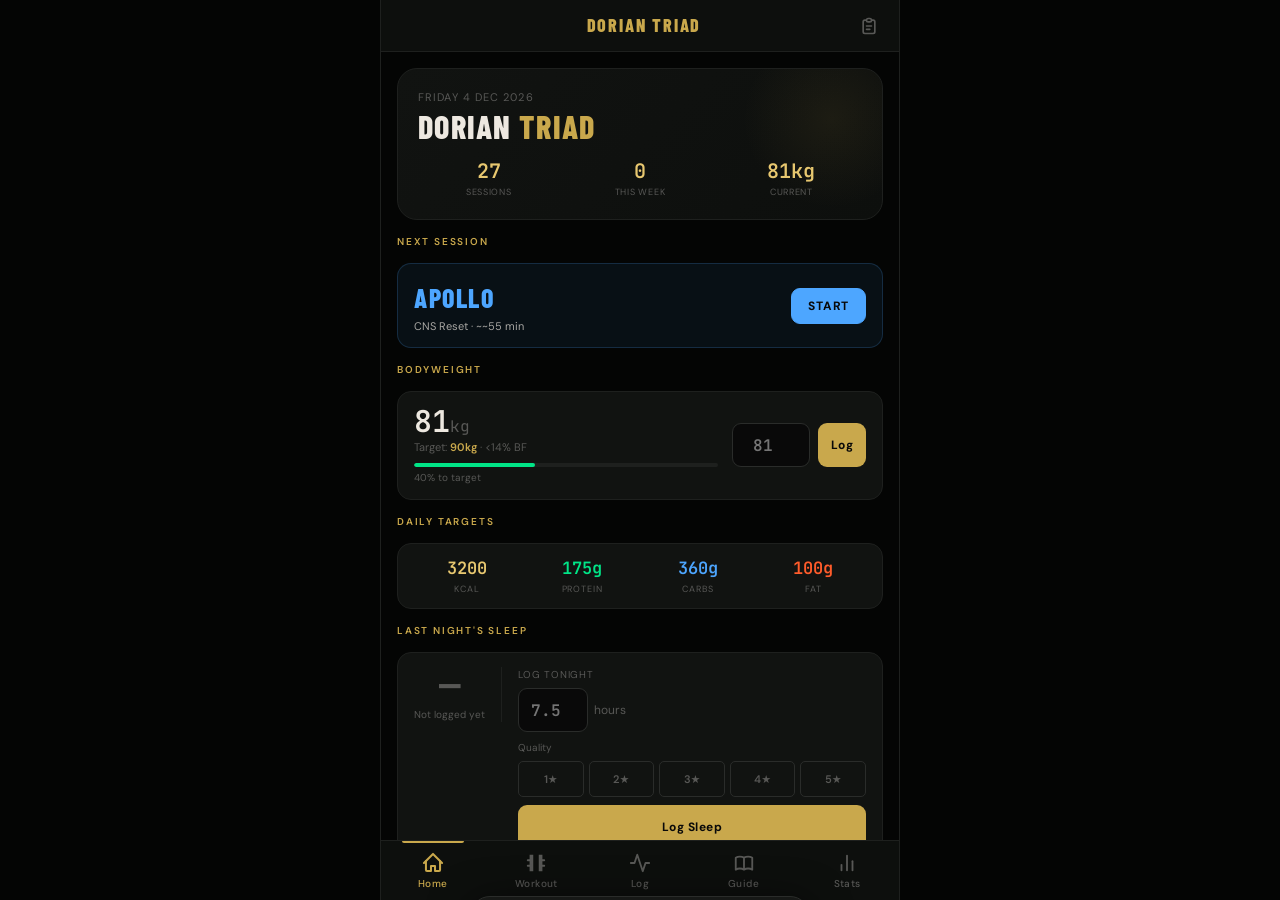
<file: index.html>
<!DOCTYPE html>
<html lang="en">
<head>
  <meta charset="UTF-8">
  <meta name="viewport" content="width=device-width, initial-scale=1, viewport-fit=cover">
  <meta name="apple-mobile-web-app-capable" content="yes">
  <meta name="apple-mobile-web-app-status-bar-style" content="black-translucent">
  <meta name="theme-color" content="#090909">
  <meta name="description" content="Dorian Triad — Personal Health & Performance App">
  <link rel="manifest" href="manifest.json">
  <meta name="apple-mobile-web-app-capable" content="yes">
  <meta name="apple-mobile-web-app-status-bar-style" content="black-translucent">
  <meta name="apple-mobile-web-app-title" content="DorianTriad">
  <link rel="apple-touch-icon" href="icon-192.png">
  <title>Dorian Triad</title>
  <link rel="preconnect" href="https://fonts.googleapis.com">
  <link rel="preconnect" href="https://fonts.gstatic.com" crossorigin>
  <link href="https://fonts.googleapis.com/css2?family=Barlow+Condensed:wght@400;600;700;800&family=DM+Sans:ital,wght@0,300;0,400;0,500;0,600;1,400&family=JetBrains+Mono:wght@400;600&display=swap" rel="stylesheet">
  <link rel="stylesheet" href="app.css">
</head>
<body>
  <div id="app">

    <!-- Top bar -->
    <header id="topbar">
      <div id="topbar-left">
        <button id="back-btn" class="icon-btn hidden" onclick="App.back()" aria-label="Back">
          <svg viewBox="0 0 24 24" fill="none" stroke="currentColor" stroke-width="2.5" stroke-linecap="round"><polyline points="15 18 9 12 15 6"/></svg>
        </button>
      </div>
      <div id="topbar-title">DORIAN TRIAD</div>
      <div id="topbar-right">
        <button class="icon-btn" onclick="App.goTab('log')" aria-label="Log" title="Workout Log">
          <svg viewBox="0 0 24 24" fill="none" stroke="currentColor" stroke-width="2" stroke-linecap="round" stroke-linejoin="round"><path d="M9 5H7a2 2 0 00-2 2v12a2 2 0 002 2h10a2 2 0 002-2V7a2 2 0 00-2-2h-2M9 5a2 2 0 002 2h2a2 2 0 002-2M9 5a2 2 0 012-2h2a2 2 0 012 2"/><line x1="9" y1="12" x2="15" y2="12"/><line x1="9" y1="16" x2="13" y2="16"/></svg>
        </button>
      </div>
    </header>

    <!-- Scrollable content -->
    <main id="content" role="main"></main>

    <!-- Bottom navigation -->
    <nav id="bottom-nav" aria-label="Main navigation">
      <button class="nav-tab active" data-tab="home" onclick="App.goTab('home')">
        <svg viewBox="0 0 24 24" fill="none" stroke="currentColor" stroke-width="2" stroke-linecap="round" stroke-linejoin="round"><path d="M3 12L12 3l9 9"/><path d="M5 10v9a1 1 0 001 1h4v-5h4v5h4a1 1 0 001-1v-9"/></svg>
        <span>Home</span>
      </button>
      <button class="nav-tab" data-tab="workout" onclick="App.goTab('workout')">
        <svg viewBox="0 0 24 24" fill="none" stroke="currentColor" stroke-width="2" stroke-linecap="round"><path d="M6 4h2v16H6zM16 4h2v16h-2z"/><line x1="3" y1="9" x2="6" y2="9"/><line x1="18" y1="9" x2="21" y2="9"/><line x1="3" y1="15" x2="6" y2="15"/><line x1="18" y1="15" x2="21" y2="15"/></svg>
        <span>Workout</span>
      </button>
      <button class="nav-tab" data-tab="log" onclick="App.goTab('log')">
        <svg viewBox="0 0 24 24" fill="none" stroke="currentColor" stroke-width="2" stroke-linecap="round" stroke-linejoin="round"><polyline points="22 12 18 12 15 21 9 3 6 12 2 12"/></svg>
        <span>Log</span>
      </button>
      <button class="nav-tab" data-tab="guide" onclick="App.goTab('guide')">
        <svg viewBox="0 0 24 24" fill="none" stroke="currentColor" stroke-width="2" stroke-linecap="round" stroke-linejoin="round"><path d="M12 6.253v13m0-13C10.832 5.477 9.246 5 7.5 5S4.168 5.477 3 6.253v13C4.168 18.477 5.754 18 7.5 18s3.332.477 4.5 1.253m0-13C13.168 5.477 14.754 5 16.5 5c1.747 0 3.332.477 4.5 1.253v13C19.832 18.477 18.247 18 16.5 18c-1.746 0-3.332.477-4.5 1.253"/></svg>
        <span>Guide</span>
      </button>
      <button class="nav-tab" data-tab="stats" onclick="App.goTab('stats')">
        <svg viewBox="0 0 24 24" fill="none" stroke="currentColor" stroke-width="2" stroke-linecap="round" stroke-linejoin="round"><line x1="18" y1="20" x2="18" y2="10"/><line x1="12" y1="20" x2="12" y2="4"/><line x1="6" y1="20" x2="6" y2="14"/></svg>
        <span>Stats</span>
      </button>
    </nav>

    <!-- Workout overlay (filled by JS) -->
    <div id="workout-overlay" class="workout-overlay hidden" role="dialog" aria-modal="true" aria-label="Workout session"></div>

    <!-- Rest timer float (always present) -->
    <div id="rest-panel" class="rest-panel" role="timer" aria-live="polite">
      <div class="rest-top">
        <div id="rest-label" class="rest-label">Rest</div>
        <button class="rest-skip-x" onclick="App.restDismiss()" aria-label="Skip rest">✕</button>
      </div>
      <div id="rest-count" class="rest-count">1:30</div>
      <div class="rest-track"><div id="rest-fill" class="rest-fill"></div></div>
      <div class="rest-actions">
        <button onclick="App.restAdd(30)">+30s</button>
        <button onclick="App.restDismiss()">Skip</button>
      </div>
    </div>

    <!-- Minimized active session pill (always present, shown via JS) -->
    <div id="active-session-bar" class="active-session-bar hidden" onclick="App.maximizeWorkout()" role="button" aria-label="Resume workout">
      <div class="asb-dot" id="asb-dot"></div>
      <div class="asb-info">
        <div class="asb-name" id="asb-name">SESSION</div>
        <div class="asb-progress" id="asb-progress">0/0 exercises</div>
      </div>
      <div class="asb-timer" id="active-bar-timer">00:00:00</div>
      <div class="asb-expand">▲</div>
    </div>

  </div><!-- #app -->
  <script src="app.js"></script>
</body>
</html>
</file>
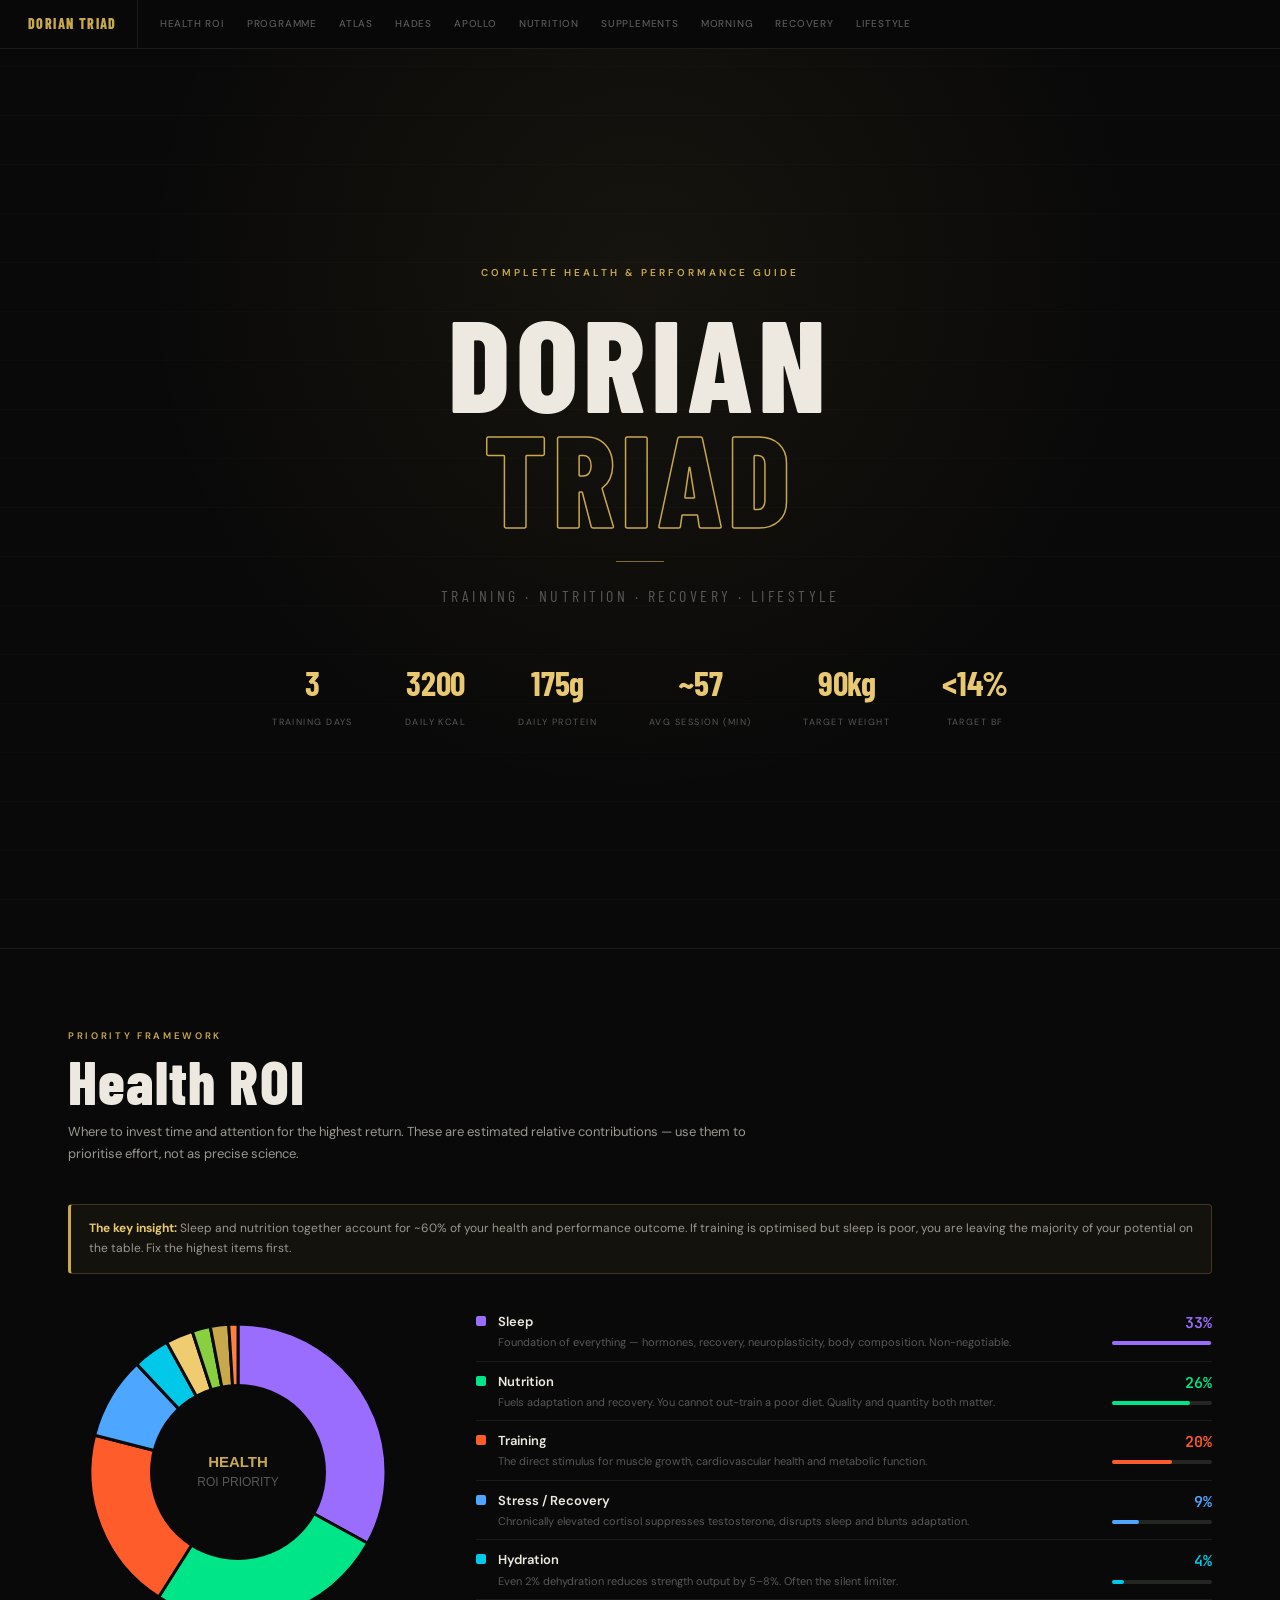
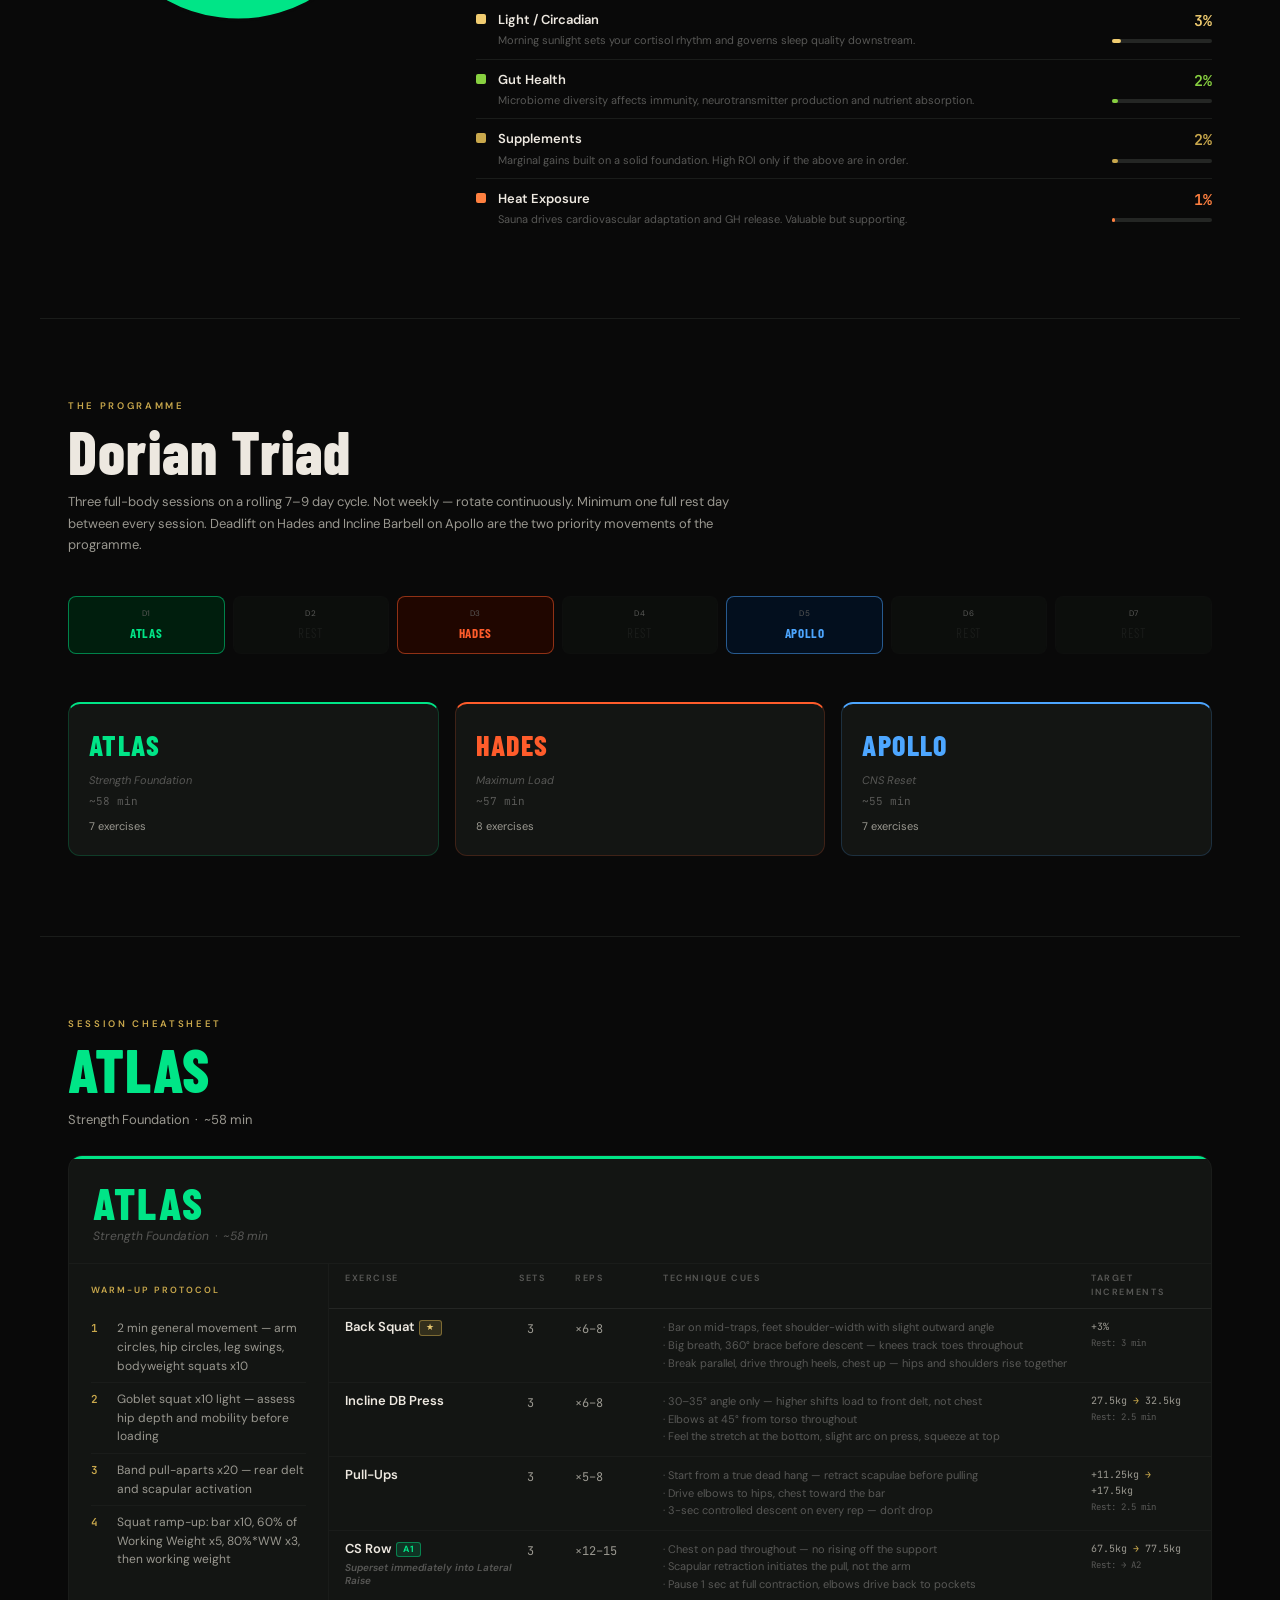
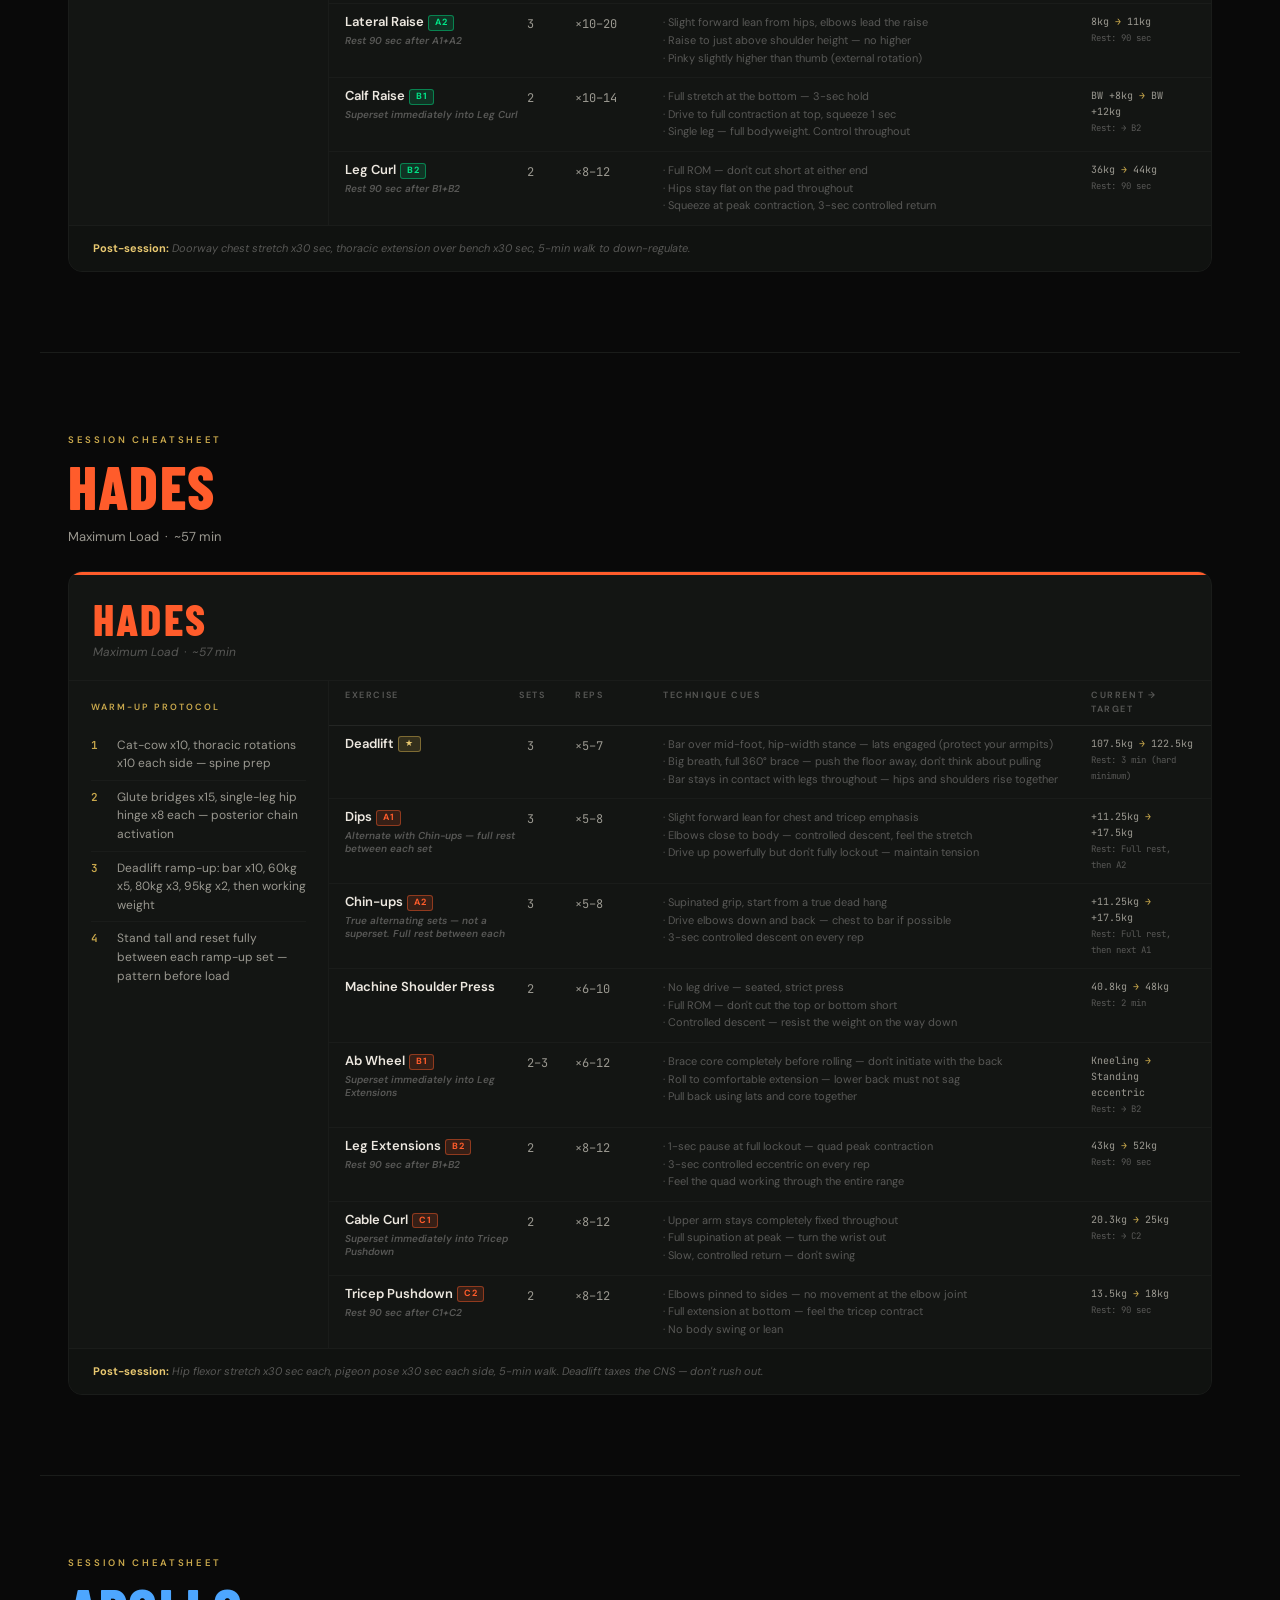
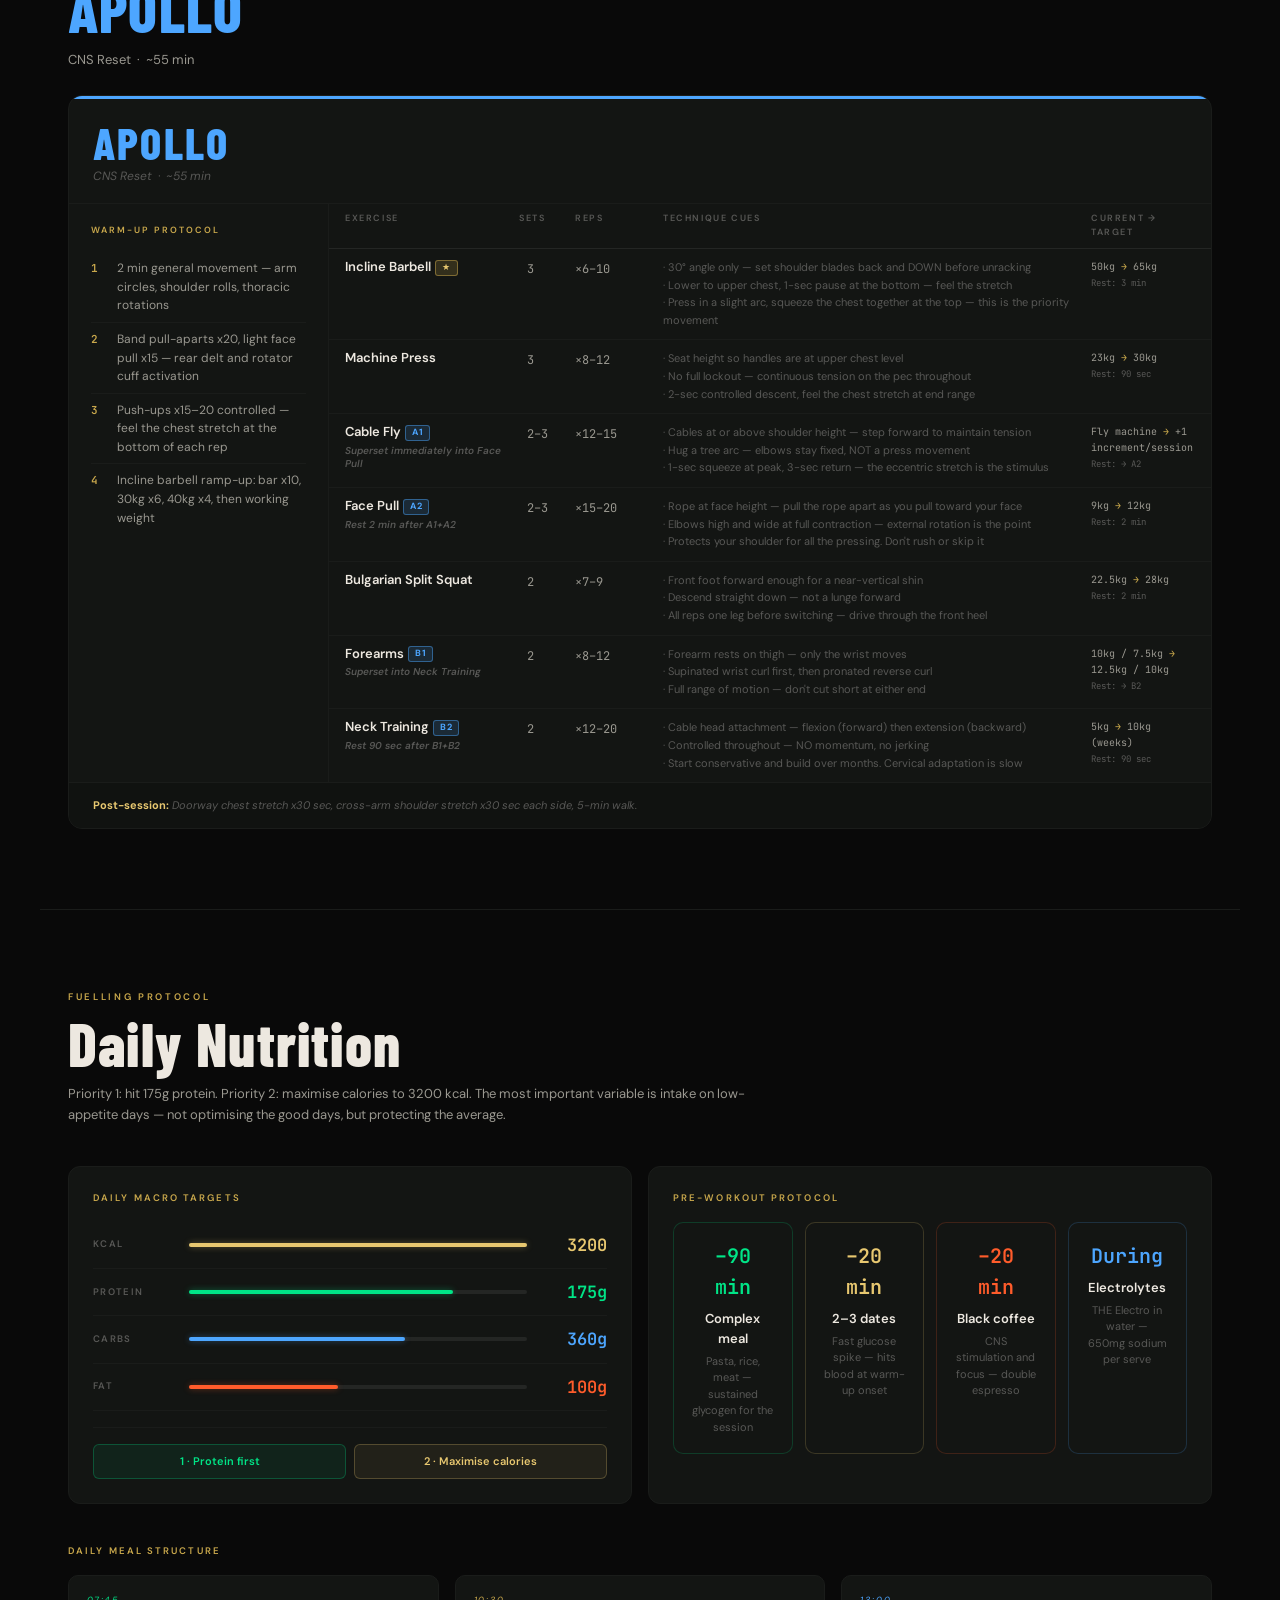
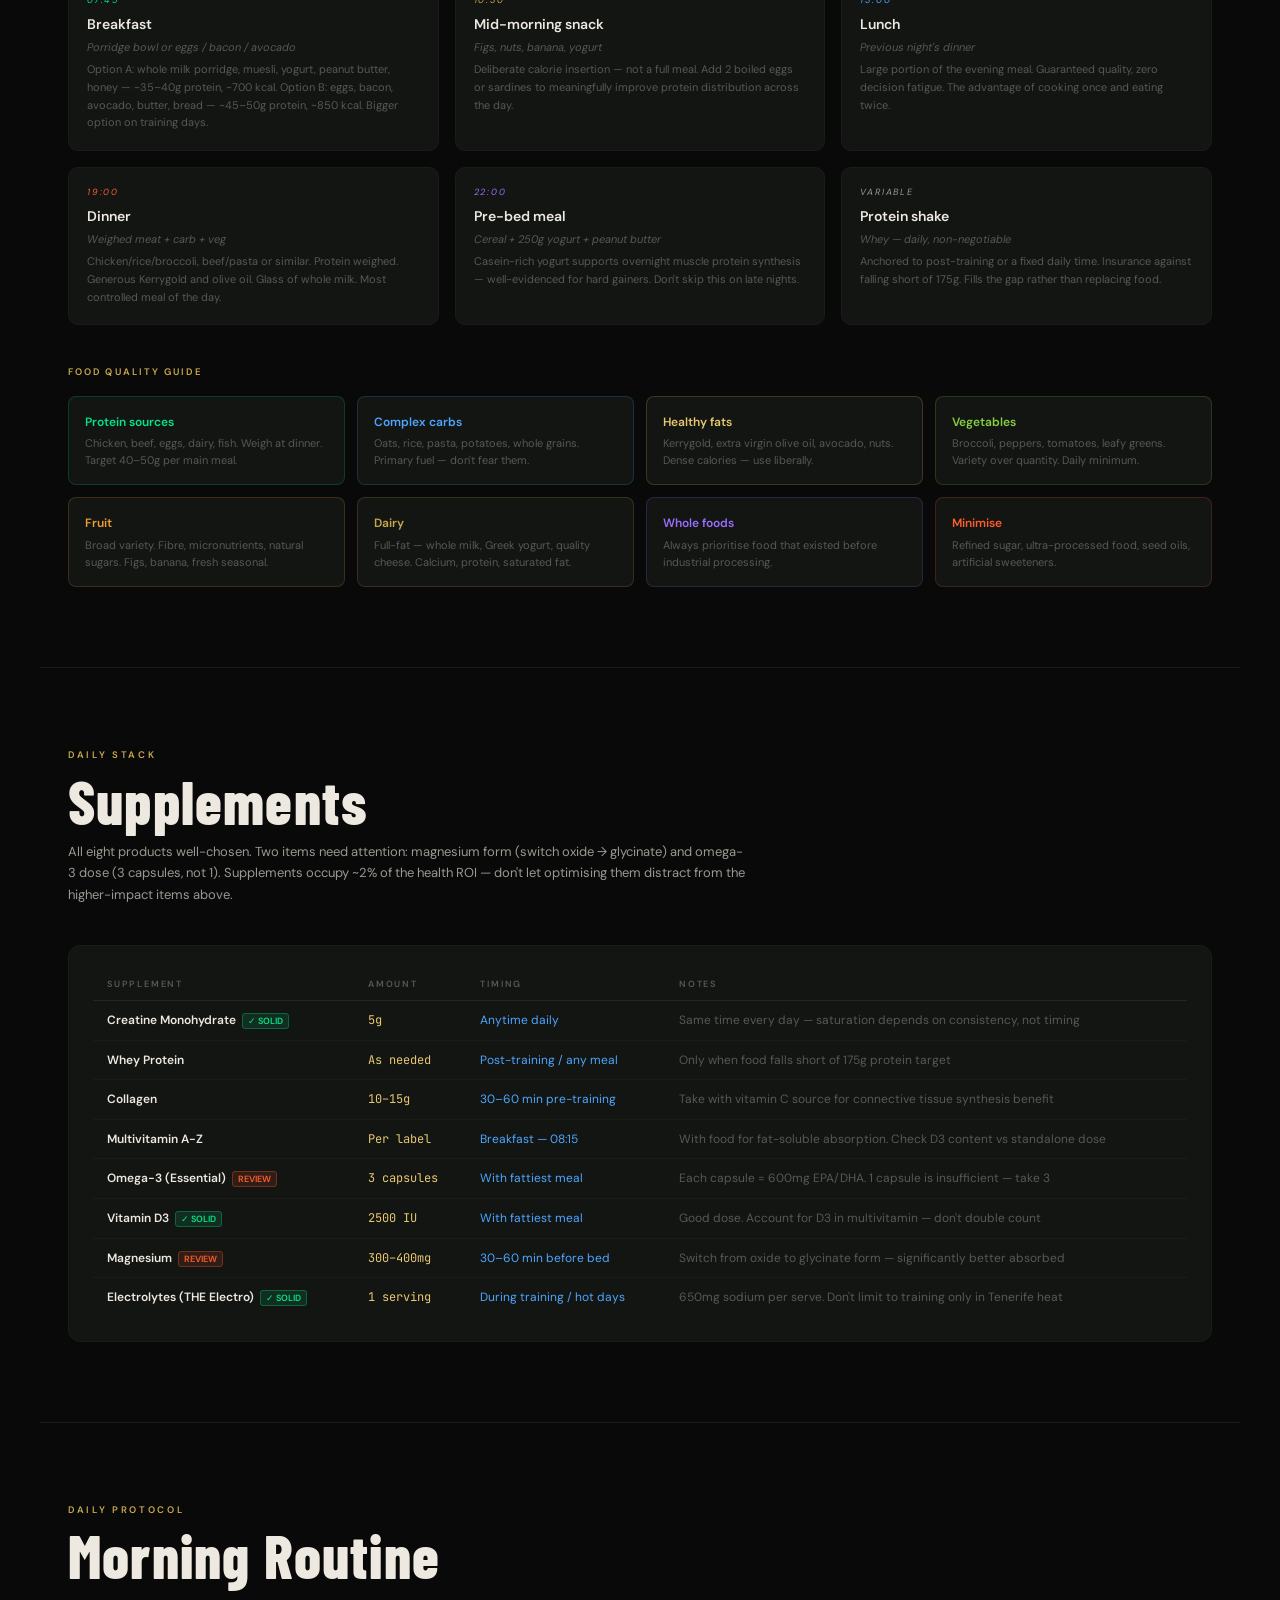
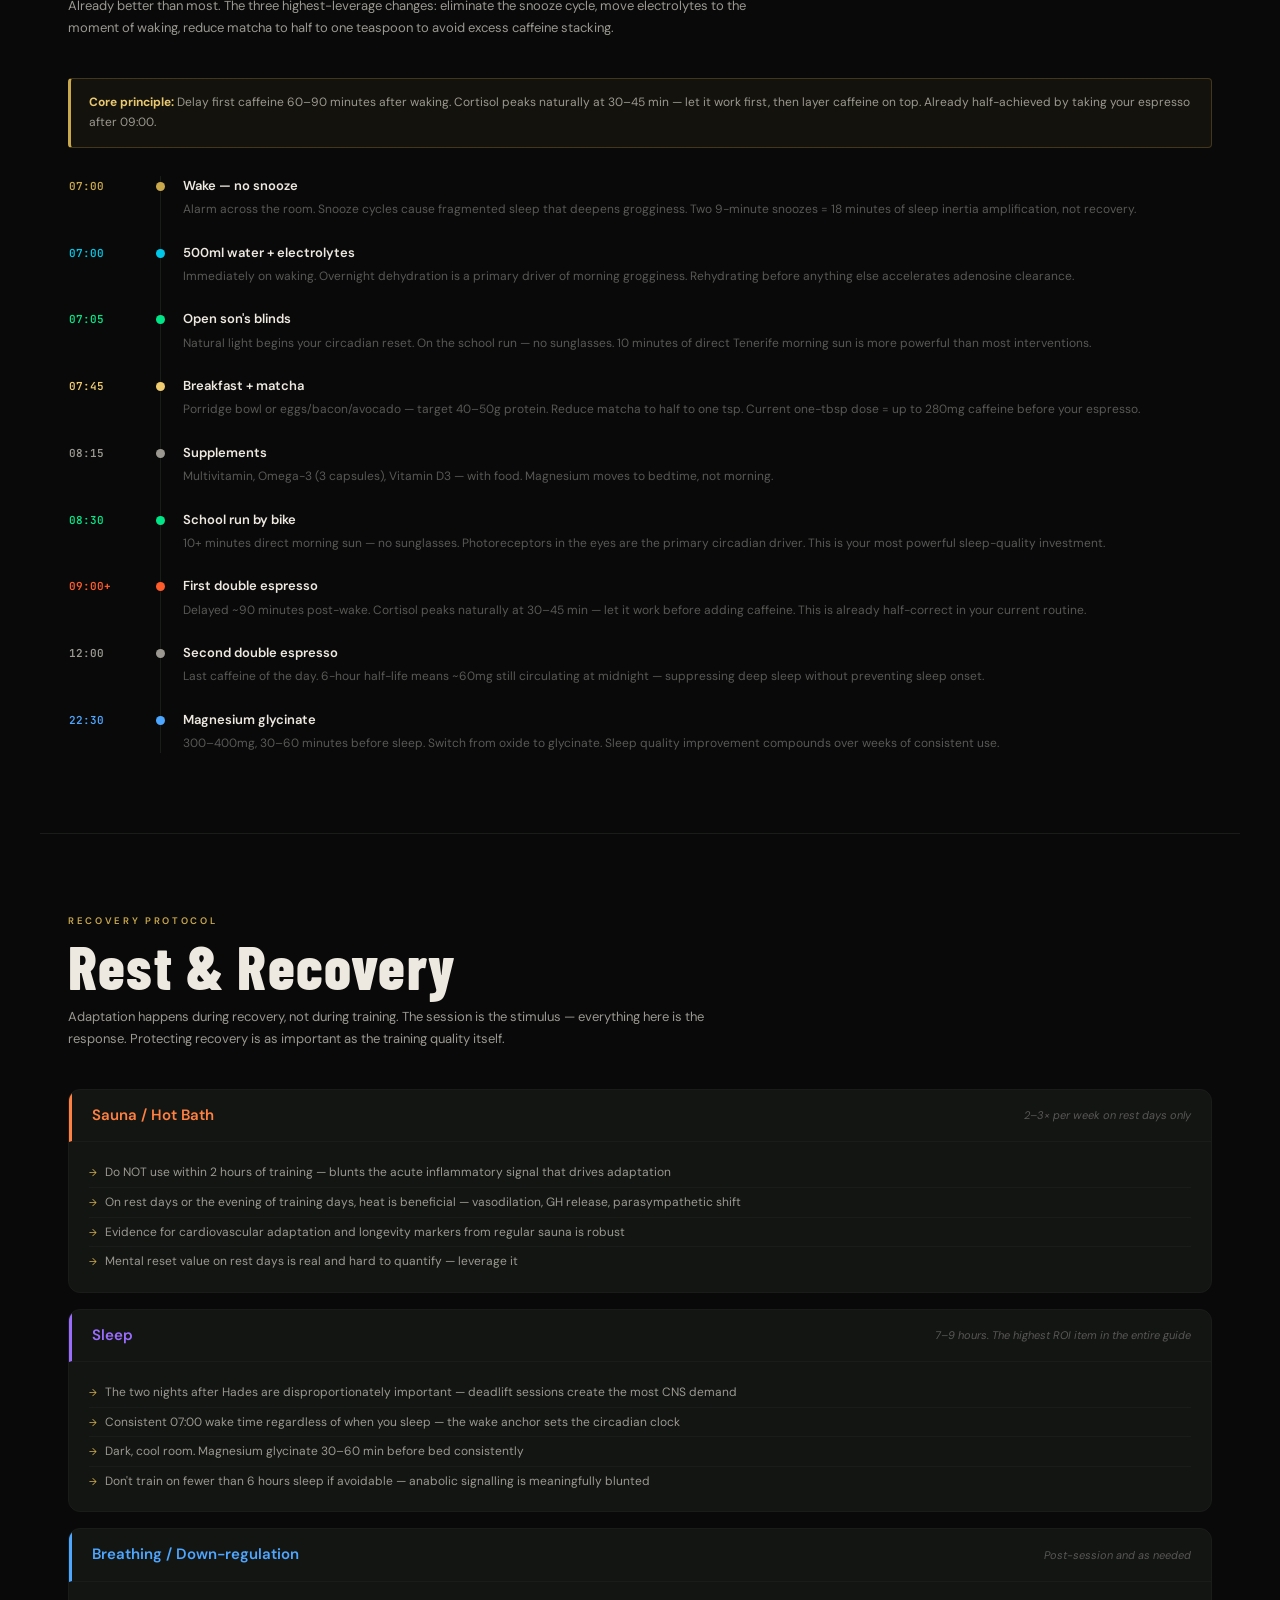
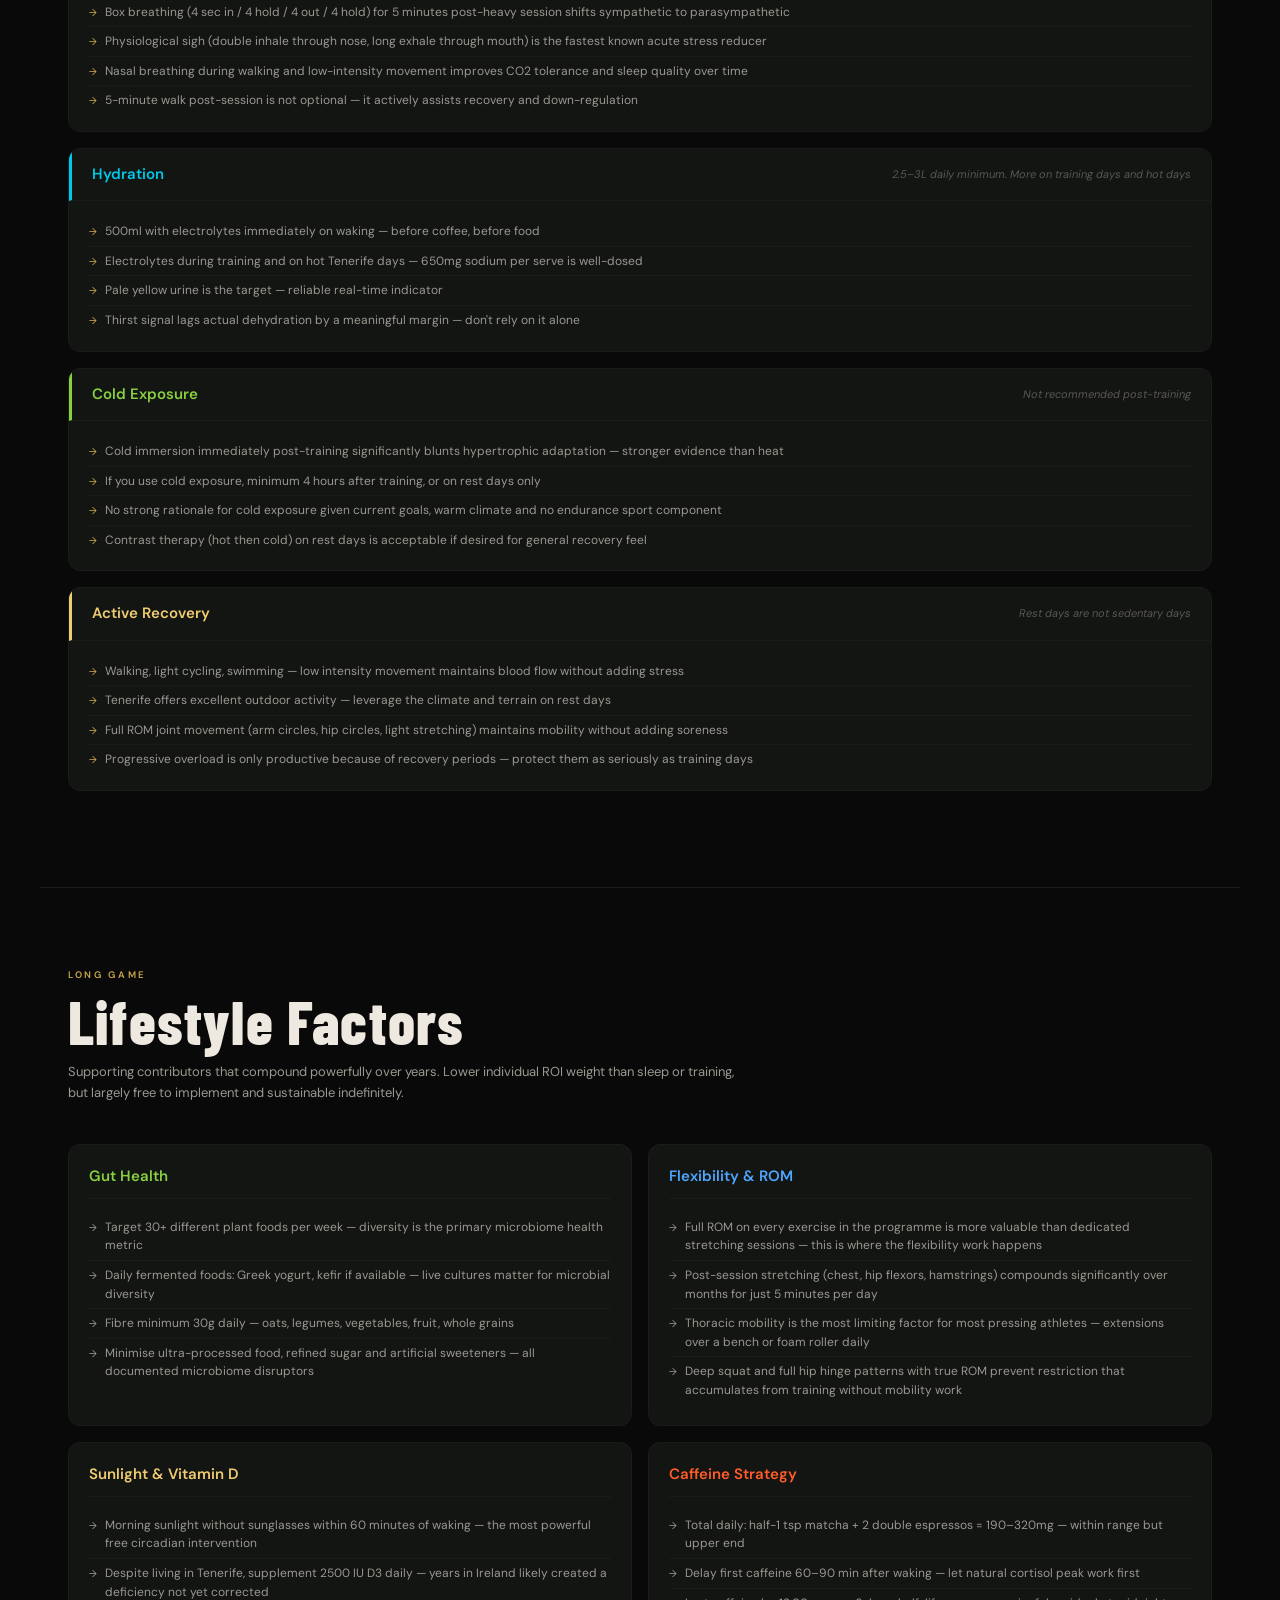
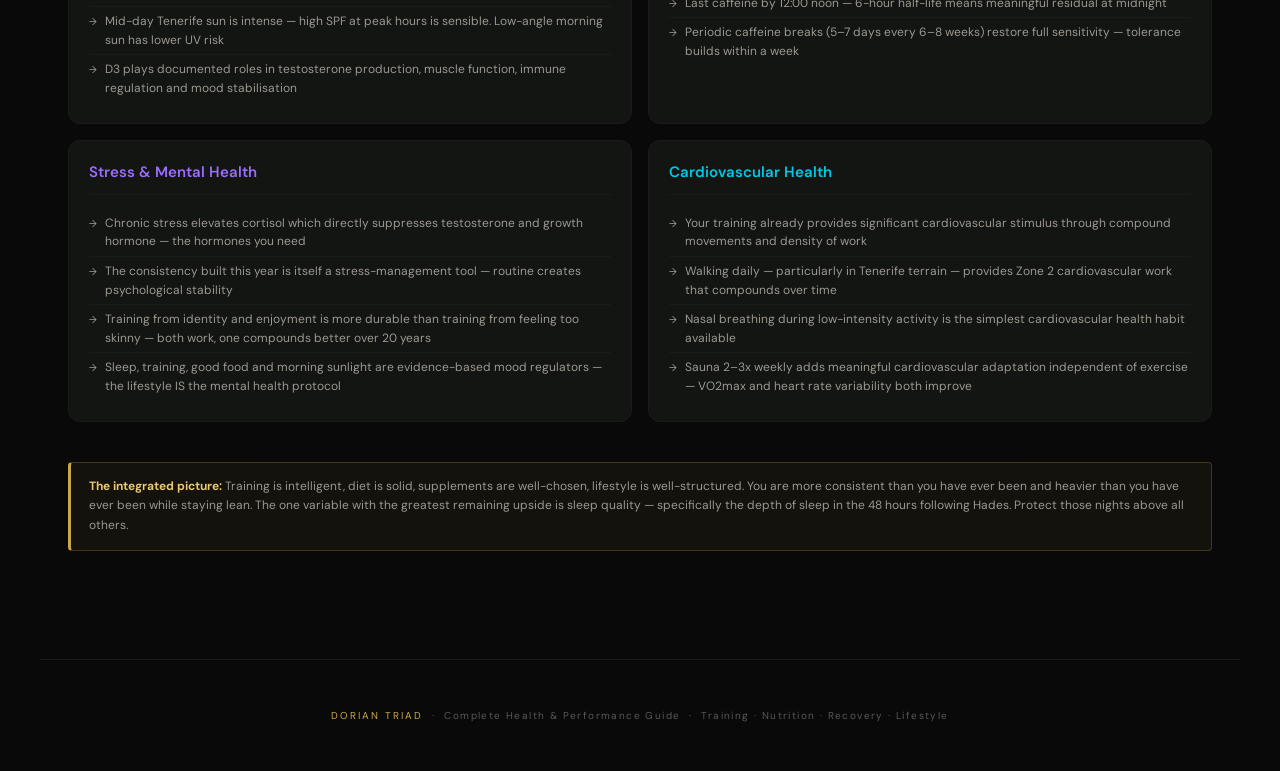
<file: copy1.html>
<!DOCTYPE html>
<html lang="en">
<head>
<meta charset="UTF-8">
<meta name="viewport" content="width=device-width,initial-scale=1">
<title>Dorian Triad — Complete Health &amp; Performance Guide</title>
<style>
@import url('https://fonts.googleapis.com/css2?family=Barlow+Condensed:wght@400;600;700;800&family=DM+Sans:ital,wght@0,300;0,400;0,500;0,600;1,400&family=JetBrains+Mono:wght@400;600&display=swap');
*,*::before,*::after{box-sizing:border-box;margin:0;padding:0;}
:root{--bg:#090909;--bg2:#0C0E0C;--bg3:#101210;--surf:#131513;--border:#1A1C1A;--border2:#242624;
  --gold:#C9A84C;--gold-l:#E8C870;--atlas:#00E587;--hades:#FF5C2B;--apollo:#4DA6FF;
  --text:#EDE8E0;--text2:#9A9890;--text3:#585856;}
html{scroll-behavior:smooth;}
body{background:var(--bg);color:var(--text);font-family:'DM Sans',system-ui,sans-serif;font-size:14px;line-height:1.55;-webkit-font-smoothing:antialiased;}
.nav{position:sticky;top:0;z-index:100;background:rgba(9,9,9,.96);backdrop-filter:blur(16px);border-bottom:1px solid var(--border);padding:0 28px;display:flex;align-items:center;gap:2px;overflow-x:auto;scrollbar-width:none;}
.nav::-webkit-scrollbar{display:none;}
.nav-logo{font-family:'Barlow Condensed',sans-serif;font-size:14px;font-weight:800;letter-spacing:.1em;color:var(--gold);white-space:nowrap;padding:13px 20px 13px 0;border-right:1px solid var(--border);margin-right:10px;}
.nav a{font-size:10px;font-weight:500;letter-spacing:.08em;text-transform:uppercase;color:var(--text3);text-decoration:none;padding:13px 10px;white-space:nowrap;transition:color .2s;}
.nav a:hover{color:var(--gold);}
.cover{min-height:100vh;display:flex;flex-direction:column;align-items:center;justify-content:center;text-align:center;padding:80px 24px;background:radial-gradient(ellipse at 50% 25%,rgba(201,168,76,.07) 0%,transparent 55%);border-bottom:1px solid var(--border);position:relative;overflow:hidden;}
.cover::before{content:'';position:absolute;inset:0;background:repeating-linear-gradient(0deg,transparent,transparent 48px,rgba(255,255,255,.013) 48px,rgba(255,255,255,.013) 49px);pointer-events:none;}
.cover-eyebrow{font-size:10px;letter-spacing:.3em;text-transform:uppercase;color:var(--gold);margin-bottom:24px;font-weight:600;}
.cover-title{font-family:'Barlow Condensed',sans-serif;font-size:clamp(72px,11vw,130px);font-weight:800;letter-spacing:.04em;line-height:.88;color:var(--text);margin-bottom:6px;}
.cover-title .ol{color:transparent;-webkit-text-stroke:1.5px var(--gold);}
.cover-rule{width:48px;height:1px;background:var(--gold);margin:22px auto;opacity:.6;}
.cover-sub{font-family:'Barlow Condensed',sans-serif;font-size:16px;font-weight:400;letter-spacing:.22em;color:var(--text3);text-transform:uppercase;margin-bottom:48px;}
.cover-stats{display:flex;gap:52px;justify-content:center;flex-wrap:wrap;}
.sv{font-family:'Barlow Condensed',sans-serif;font-size:34px;font-weight:700;color:var(--gold-l);display:block;letter-spacing:-.01em;}
.sl{font-size:9px;letter-spacing:.16em;text-transform:uppercase;color:var(--text3);}
.sec{max-width:1200px;margin:0 auto;padding:80px 28px;border-bottom:1px solid var(--border);}
.sec-ey{font-size:9.5px;letter-spacing:.28em;text-transform:uppercase;color:var(--gold);font-weight:600;margin-bottom:8px;}
.sec-ti{font-family:'Barlow Condensed',sans-serif;font-size:clamp(38px,5vw,60px);font-weight:800;letter-spacing:.02em;line-height:1;margin-bottom:10px;}
.sec-de{font-size:13px;color:var(--text2);max-width:680px;line-height:1.65;margin-bottom:40px;}
.card{background:var(--surf);border:.5px solid var(--border);border-radius:12px;padding:24px;}
.card-sm{background:var(--surf);border:.5px solid var(--border);border-radius:8px;padding:16px;}
.g2{display:grid;grid-template-columns:repeat(2,1fr);gap:16px;}
.g3{display:grid;grid-template-columns:repeat(3,1fr);gap:16px;}
.g4{display:grid;grid-template-columns:repeat(4,1fr);gap:12px;}
.insight{background:rgba(201,168,76,.06);border:.5px solid rgba(201,168,76,.25);border-left:3px solid var(--gold);border-radius:4px;padding:14px 18px;font-size:12px;color:var(--text2);line-height:1.65;margin-bottom:28px;}
.insight strong{color:var(--gold-l);}
.cyc{display:grid;grid-template-columns:repeat(7,1fr);gap:8px;margin-bottom:48px;}
.cp{border-radius:8px;padding:10px 4px;text-align:center;border:.5px solid;}
.cp-d{font-size:8px;color:var(--text3);letter-spacing:.08em;margin-bottom:4px;}
.cp-n{font-family:'Barlow Condensed',sans-serif;font-size:13px;font-weight:700;letter-spacing:.05em;}
.roi-wrap{display:grid;grid-template-columns:360px 1fr;gap:48px;align-items:start;}
.roi-item{display:flex;align-items:flex-start;gap:12px;padding:10px 0;border-bottom:.5px solid var(--border);}
.roi-item:last-child{border-bottom:none;}
.roi-dot{width:10px;height:10px;border-radius:2px;flex-shrink:0;margin-top:4px;}
.roi-meta{flex:1;}
.roi-label{font-size:13px;font-weight:600;color:var(--text);margin-bottom:2px;}
.roi-detail{font-size:11px;color:var(--text3);line-height:1.5;}
.roi-right{text-align:right;min-width:100px;}
.roi-pct{font-family:'JetBrains Mono',monospace;font-size:15px;font-weight:600;display:block;margin-bottom:6px;}
.roi-bar-bg{background:var(--border2);border-radius:2px;height:4px;width:100px;margin-left:auto;}
.roi-bar{height:4px;border-radius:2px;}
.wk-card{background:var(--surf);border:.5px solid var(--border);border-radius:14px;overflow:hidden;margin-bottom:0;}
.wk-head{padding:22px 24px 18px;border-bottom:.5px solid var(--border);}
.wk-name{font-family:'Barlow Condensed',sans-serif;font-size:44px;font-weight:800;letter-spacing:.05em;line-height:1;}
.wk-sub{font-size:12px;color:var(--text3);font-style:italic;margin-top:2px;}
.wk-body{display:grid;grid-template-columns:260px 1fr;}
.wk-wu{padding:20px 22px;border-right:.5px solid var(--border);}
.wu-lbl{font-size:9px;letter-spacing:.22em;text-transform:uppercase;color:var(--gold);font-weight:600;margin-bottom:14px;}
.ws{display:flex;gap:10px;padding:7px 0;border-bottom:.5px solid var(--border);font-size:12px;color:var(--text2);}
.ws:last-child{border-bottom:none;}
.ws-n{font-family:'JetBrains Mono',monospace;font-size:11px;color:var(--gold);font-weight:600;min-width:16px;padding-top:1px;}
.ex-hdr{display:grid;grid-template-columns:190px 56px 76px 1fr 120px;font-size:9px;letter-spacing:.18em;text-transform:uppercase;color:var(--text3);font-weight:600;padding:8px 0;border-bottom:.5px solid var(--border2);}
.ex-hdr>div:first-child{padding-left:16px;}
.ex-hdr>div:last-child{padding-right:16px;}
.ex-row{display:grid;grid-template-columns:190px 56px 76px 1fr 120px;align-items:start;border-bottom:.5px solid var(--border);padding:10px 0;}
.ex-row:last-child{border-bottom:none;}
.ex-n{font-size:13px;font-weight:600;color:var(--text);line-height:1.3;padding-left:16px;}
.ex-ss{font-size:10px;color:var(--text3);font-style:italic;margin-top:3px;}
.ex-s{font-family:'JetBrains Mono',monospace;font-size:12px;color:var(--text2);padding:0 8px;padding-top:1px;}
.ex-r{font-family:'JetBrains Mono',monospace;font-size:12px;color:var(--text2);padding-top:1px;}
.ex-cue{font-size:11px;color:var(--text3);line-height:1.6;padding:0 12px;}
.ex-tgt{font-family:'JetBrains Mono',monospace;font-size:10px;color:var(--text2);padding-right:16px;line-height:1.6;}
.tgt-arr{color:var(--gold);}
.wk-post{padding:14px 24px;border-top:.5px solid var(--border);font-size:11px;color:var(--text3);font-style:italic;background:var(--bg3);}
.wk-post strong{color:var(--gold-l);font-style:normal;}
.mr{display:flex;align-items:center;gap:16px;padding:10px 0;border-bottom:.5px solid var(--border);}
.mr:last-child{border-bottom:none;}
.ml{font-size:9.5px;letter-spacing:.14em;text-transform:uppercase;color:var(--text3);min-width:80px;font-weight:600;}
.mb{flex:1;background:var(--border2);border-radius:2px;height:4px;}
.mbar{height:4px;border-radius:2px;}
.mv{font-family:'JetBrains Mono',monospace;font-size:17px;font-weight:600;min-width:64px;text-align:right;}
.meal{background:var(--surf);border:.5px solid var(--border);border-radius:10px;padding:18px;}
.meal-t{font-size:9px;letter-spacing:.2em;text-transform:uppercase;font-style:italic;margin-bottom:6px;}
.meal-ti{font-size:14px;font-weight:600;color:var(--text);margin-bottom:4px;}
.meal-d{font-size:11px;color:var(--text3);line-height:1.6;}
.pw{background:var(--surf);border:.5px solid var(--border);border-radius:10px;padding:18px;text-align:center;}
.pw-t{font-family:'JetBrains Mono',monospace;font-size:20px;font-weight:600;display:block;margin-bottom:6px;}
.pw-l{font-size:13px;font-weight:600;color:var(--text);margin-bottom:4px;}
.pw-d{font-size:11px;color:var(--text3);line-height:1.5;}
.st{width:100%;border-collapse:collapse;}
.st th{font-size:9px;letter-spacing:.2em;text-transform:uppercase;color:var(--text3);font-weight:600;padding:8px 14px;text-align:left;border-bottom:.5px solid var(--border2);}
.st td{padding:10px 14px;border-bottom:.5px solid var(--border);font-size:12px;vertical-align:top;}
.st tr:last-child td{border-bottom:none;}
.sn{font-weight:600;color:var(--text);}
.sa{font-family:'JetBrains Mono',monospace;color:var(--gold-l);}
.sti{color:var(--apollo);}
.sno{color:var(--text3);font-size:11px;line-height:1.5;}
.tl{position:relative;padding-left:92px;}
.tl-i{position:relative;padding:0 0 24px 22px;border-left:1px solid var(--border);}
.tl-i:last-child{padding-bottom:0;}
.tl-ti{position:absolute;left:-92px;top:2px;font-family:'JetBrains Mono',monospace;font-size:11px;font-weight:600;white-space:nowrap;}
.tl-dot{position:absolute;left:-5px;top:6px;width:9px;height:9px;border-radius:50%;border:1.5px solid;}
.tl-h{font-size:13px;font-weight:600;color:var(--text);margin-bottom:4px;}
.tl-d{font-size:12px;color:var(--text3);line-height:1.55;}
.rc{background:var(--surf);border:.5px solid var(--border);border-radius:12px;overflow:hidden;margin-bottom:16px;}
.rc-h{display:flex;align-items:center;justify-content:space-between;padding:14px 20px;border-bottom:.5px solid var(--border);}
.rc-n{font-size:15px;font-weight:600;}
.rc-f{font-size:11px;color:var(--text3);font-style:italic;}
.rc-b{padding:16px 20px;}
.rc-b ul{list-style:none;}
.rc-b li{font-size:12px;color:var(--text2);padding:5px 0 5px 16px;border-bottom:.5px solid var(--border);position:relative;line-height:1.55;}
.rc-b li:last-child{border-bottom:none;}
.rc-b li::before{content:"→";position:absolute;left:0;color:var(--gold);font-size:10px;top:7px;}
.lc{background:var(--surf);border:.5px solid var(--border);border-radius:12px;padding:20px;}
.lc-t{font-size:15px;font-weight:600;margin-bottom:14px;padding-bottom:10px;border-bottom:.5px solid var(--border);}
.lc ul{list-style:none;}
.lc li{font-size:12px;color:var(--text2);padding:5px 0 5px 16px;border-bottom:.5px solid var(--border);position:relative;line-height:1.55;}
.lc li:last-child{border-bottom:none;}
.lc li::before{content:"→";position:absolute;left:0;font-size:10px;top:7px;}
.foot{text-align:center;padding:48px 24px;font-size:10px;color:var(--text3);letter-spacing:.14em;}
@media(max-width:900px){
  .roi-wrap{grid-template-columns:1fr;}
  .wk-body{grid-template-columns:1fr;}
  .wk-wu{border-right:none;border-bottom:.5px solid var(--border);}
  .ex-hdr,.ex-row{grid-template-columns:1fr 56px 76px;}
  .ex-cue,.ex-tgt{display:none;}
}
@media(max-width:640px){
  .g2,.g3,.g4{grid-template-columns:1fr;}
  .sec{padding:52px 16px;}
  .cyc{gap:4px;}
  .tl{padding-left:68px;}
  .tl-ti{font-size:9px;left:-68px;}
  .cover-stats{gap:28px;}
  .roi-bar-bg{width:60px;}
}
@media print{.nav{display:none;}.sec{page-break-inside:avoid;}}
</style>
</head>
<body>
<nav class="nav"><div class="nav-logo">DORIAN TRIAD</div><a href="#roi">Health ROI</a><a href="#programme">Programme</a><a href="#atlas">Atlas</a><a href="#hades">Hades</a><a href="#apollo">Apollo</a><a href="#nutrition">Nutrition</a><a href="#supps">Supplements</a><a href="#morning">Morning</a><a href="#recovery">Recovery</a><a href="#lifestyle">Lifestyle</a></nav>
<div class="cover" id="top">
<div class="cover-eyebrow">Complete Health &amp; Performance Guide</div>
<div class="cover-title">DORIAN<br><span class="ol">TRIAD</span></div>
<div class="cover-rule"></div>
<div class="cover-sub">Training · Nutrition · Recovery · Lifestyle</div>
<div class="cover-stats">
  <div><span class="sv">3</span><span class="sl">Training Days</span></div>
  <div><span class="sv">3200</span><span class="sl">Daily kcal</span></div>
  <div><span class="sv">175g</span><span class="sl">Daily Protein</span></div>
  <div><span class="sv">~57</span><span class="sl">Avg Session (min)</span></div>
  <div><span class="sv">90kg</span><span class="sl">Target Weight</span></div>
  <div><span class="sv"><14%</span><span class="sl">Target BF</span></div>
</div></div>
<section class="sec" id="roi">
<div class="sec-ey">Priority Framework</div>
<div class="sec-ti">Health ROI</div>
<div class="sec-de">Where to invest time and attention for the highest return. These are estimated relative contributions — use them to prioritise effort, not as precise science.</div>
<div class="insight"><strong>The key insight:</strong> Sleep and nutrition together account for ~60% of your health and performance outcome. If training is optimised but sleep is poor, you are leaving the majority of your potential on the table. Fix the highest items first.</div>
<div class="roi-wrap">
  <div><canvas id="rc" width="340" height="340" style="display:block;max-width:100%;"></canvas></div>
  <div><div class="roi-item">
  <div class="roi-dot" style="background:#9B6DFF;"></div>
  <div class="roi-meta"><div class="roi-label">Sleep</div><div class="roi-detail">Foundation of everything — hormones, recovery, neuroplasticity, body composition. Non-negotiable.</div></div>
  <div class="roi-right"><span class="roi-pct" style="color:#9B6DFF;">33%</span>
  <div class="roi-bar-bg"><div class="roi-bar" style="width:99px;background:#9B6DFF;"></div></div></div>
</div><div class="roi-item">
  <div class="roi-dot" style="background:#00E587;"></div>
  <div class="roi-meta"><div class="roi-label">Nutrition</div><div class="roi-detail">Fuels adaptation and recovery. You cannot out-train a poor diet. Quality and quantity both matter.</div></div>
  <div class="roi-right"><span class="roi-pct" style="color:#00E587;">26%</span>
  <div class="roi-bar-bg"><div class="roi-bar" style="width:78px;background:#00E587;"></div></div></div>
</div><div class="roi-item">
  <div class="roi-dot" style="background:#FF5C2B;"></div>
  <div class="roi-meta"><div class="roi-label">Training</div><div class="roi-detail">The direct stimulus for muscle growth, cardiovascular health and metabolic function.</div></div>
  <div class="roi-right"><span class="roi-pct" style="color:#FF5C2B;">20%</span>
  <div class="roi-bar-bg"><div class="roi-bar" style="width:60px;background:#FF5C2B;"></div></div></div>
</div><div class="roi-item">
  <div class="roi-dot" style="background:#4DA6FF;"></div>
  <div class="roi-meta"><div class="roi-label">Stress / Recovery</div><div class="roi-detail">Chronically elevated cortisol suppresses testosterone, disrupts sleep and blunts adaptation.</div></div>
  <div class="roi-right"><span class="roi-pct" style="color:#4DA6FF;">9%</span>
  <div class="roi-bar-bg"><div class="roi-bar" style="width:27px;background:#4DA6FF;"></div></div></div>
</div><div class="roi-item">
  <div class="roi-dot" style="background:#00C8E8;"></div>
  <div class="roi-meta"><div class="roi-label">Hydration</div><div class="roi-detail">Even 2% dehydration reduces strength output by 5–8%. Often the silent limiter.</div></div>
  <div class="roi-right"><span class="roi-pct" style="color:#00C8E8;">4%</span>
  <div class="roi-bar-bg"><div class="roi-bar" style="width:12px;background:#00C8E8;"></div></div></div>
</div><div class="roi-item">
  <div class="roi-dot" style="background:#F0CC70;"></div>
  <div class="roi-meta"><div class="roi-label">Light / Circadian</div><div class="roi-detail">Morning sunlight sets your cortisol rhythm and governs sleep quality downstream.</div></div>
  <div class="roi-right"><span class="roi-pct" style="color:#F0CC70;">3%</span>
  <div class="roi-bar-bg"><div class="roi-bar" style="width:9px;background:#F0CC70;"></div></div></div>
</div><div class="roi-item">
  <div class="roi-dot" style="background:#88D040;"></div>
  <div class="roi-meta"><div class="roi-label">Gut Health</div><div class="roi-detail">Microbiome diversity affects immunity, neurotransmitter production and nutrient absorption.</div></div>
  <div class="roi-right"><span class="roi-pct" style="color:#88D040;">2%</span>
  <div class="roi-bar-bg"><div class="roi-bar" style="width:6px;background:#88D040;"></div></div></div>
</div><div class="roi-item">
  <div class="roi-dot" style="background:#C9A84C;"></div>
  <div class="roi-meta"><div class="roi-label">Supplements</div><div class="roi-detail">Marginal gains built on a solid foundation. High ROI only if the above are in order.</div></div>
  <div class="roi-right"><span class="roi-pct" style="color:#C9A84C;">2%</span>
  <div class="roi-bar-bg"><div class="roi-bar" style="width:6px;background:#C9A84C;"></div></div></div>
</div><div class="roi-item">
  <div class="roi-dot" style="background:#FF8040;"></div>
  <div class="roi-meta"><div class="roi-label">Heat Exposure</div><div class="roi-detail">Sauna drives cardiovascular adaptation and GH release. Valuable but supporting.</div></div>
  <div class="roi-right"><span class="roi-pct" style="color:#FF8040;">1%</span>
  <div class="roi-bar-bg"><div class="roi-bar" style="width:3px;background:#FF8040;"></div></div></div>
</div></div>
</div></section>
<script>(function(){
  var data=[{l:"Sleep",p:33,c:"#9B6DFF"},{l:"Nutrition",p:26,c:"#00E587"},{l:"Training",p:20,c:"#FF5C2B"},{l:"Stress / Recovery",p:9,c:"#4DA6FF"},{l:"Hydration",p:4,c:"#00C8E8"},{l:"Light / Circadian",p:3,c:"#F0CC70"},{l:"Gut Health",p:2,c:"#88D040"},{l:"Supplements",p:2,c:"#C9A84C"},{l:"Heat Exposure",p:1,c:"#FF8040"}];
  var c=document.getElementById('rc');if(!c)return;
  var x=c.getContext('2d'),cx=170,cy=170,ro=148,ri=88,a=-Math.PI/2;
  data.forEach(function(d){
    var sw=(d.p/100)*2*Math.PI;
    x.beginPath();x.moveTo(cx,cy);x.arc(cx,cy,ro,a,a+sw);x.closePath();
    x.fillStyle=d.c;x.fill();
    x.strokeStyle='#090909';x.lineWidth=3;x.stroke();a+=sw;
  });
  x.beginPath();x.arc(cx,cy,ri,0,2*Math.PI);x.fillStyle='#090909';x.fill();
  x.fillStyle='#C9A84C';x.font='700 15px Barlow Condensed,sans-serif';x.textAlign='center';
  x.fillText('HEALTH',cx,cy-5);
  x.fillStyle='#585856';x.font='12px DM Sans,sans-serif';x.fillText('ROI PRIORITY',cx,cy+14);
})();</script>
<section class="sec" id="programme">
<div class="sec-ey">The Programme</div>
<div class="sec-ti">Dorian Triad</div>
<div class="sec-de">Three full-body sessions on a rolling 7–9 day cycle. Not weekly — rotate continuously. Minimum one full rest day between every session. Deadlift on Hades and Incline Barbell on Apollo are the two priority movements of the programme.</div>
<div class="cyc"><div class="cp" style="background:#001E0D;border-color:#00E58780;"><div class="cp-d">D1</div><div class="cp-n" style="color:#00E587;font-weight:700;">ATLAS</div></div><div class="cp" style="background:#0C0E0C;border-color:#1A1C1A20;"><div class="cp-d">D2</div><div class="cp-n" style="color:#1A1C1A;font-weight:400;">REST</div></div><div class="cp" style="background:#200600;border-color:#FF5C2B80;"><div class="cp-d">D3</div><div class="cp-n" style="color:#FF5C2B;font-weight:700;">HADES</div></div><div class="cp" style="background:#0C0E0C;border-color:#1A1C1A20;"><div class="cp-d">D4</div><div class="cp-n" style="color:#1A1C1A;font-weight:400;">REST</div></div><div class="cp" style="background:#030F1E;border-color:#4DA6FF80;"><div class="cp-d">D5</div><div class="cp-n" style="color:#4DA6FF;font-weight:700;">APOLLO</div></div><div class="cp" style="background:#0C0E0C;border-color:#1A1C1A20;"><div class="cp-d">D6</div><div class="cp-n" style="color:#1A1C1A;font-weight:400;">REST</div></div><div class="cp" style="background:#0C0E0C;border-color:#1A1C1A20;"><div class="cp-d">D7</div><div class="cp-n" style="color:#1A1C1A;font-weight:400;">REST</div></div></div>
<div class="g3"><div style="background:var(--surf);border:.5px solid #00E58730;border-top:2px solid #00E587;border-radius:12px;padding:20px;"><div style="font-family:'Barlow Condensed',sans-serif;font-size:28px;font-weight:800;letter-spacing:.05em;color:#00E587;">ATLAS</div><div style="font-size:11px;color:var(--text3);font-style:italic;margin:4px 0;">Strength Foundation</div><div style="font-family:'JetBrains Mono',monospace;font-size:11px;color:var(--text3);">~58 min</div><div style="font-size:11px;color:var(--text2);margin-top:8px;">7 exercises</div></div><div style="background:var(--surf);border:.5px solid #FF5C2B30;border-top:2px solid #FF5C2B;border-radius:12px;padding:20px;"><div style="font-family:'Barlow Condensed',sans-serif;font-size:28px;font-weight:800;letter-spacing:.05em;color:#FF5C2B;">HADES</div><div style="font-size:11px;color:var(--text3);font-style:italic;margin:4px 0;">Maximum Load</div><div style="font-family:'JetBrains Mono',monospace;font-size:11px;color:var(--text3);">~57 min</div><div style="font-size:11px;color:var(--text2);margin-top:8px;">8 exercises</div></div><div style="background:var(--surf);border:.5px solid #4DA6FF30;border-top:2px solid #4DA6FF;border-radius:12px;padding:20px;"><div style="font-family:'Barlow Condensed',sans-serif;font-size:28px;font-weight:800;letter-spacing:.05em;color:#4DA6FF;">APOLLO</div><div style="font-size:11px;color:var(--text3);font-style:italic;margin:4px 0;">CNS Reset</div><div style="font-family:'JetBrains Mono',monospace;font-size:11px;color:var(--text3);">~55 min</div><div style="font-size:11px;color:var(--text2);margin-top:8px;">7 exercises</div></div></div></section>
<section class="sec" id="atlas">
<div class="sec-ey">Session Cheatsheet</div>
<div class="sec-ti" style="color:#00E587;">ATLAS</div>
<div class="sec-de" style="margin-bottom:24px;">Strength Foundation &nbsp;·&nbsp; ~58 min</div>
<div class="wk-card">
  <div class="wk-head" style="border-top:3px solid #00E587;">
    <div class="wk-name" style="color:#00E587;">ATLAS</div>
    <div class="wk-sub">Strength Foundation &nbsp;·&nbsp; ~58 min</div>
  </div>
  <div class="wk-body">
    <div class="wk-wu">
      <div class="wu-lbl">Warm-Up Protocol</div>
      <div class="ws"><span class="ws-n">1</span><span>2 min general movement — arm circles, hip circles, leg swings, bodyweight squats x10</span></div><div class="ws"><span class="ws-n">2</span><span>Goblet squat x10 light — assess hip depth and mobility before loading</span></div><div class="ws"><span class="ws-n">3</span><span>Band pull-aparts x20 — rear delt and scapular activation</span></div><div class="ws"><span class="ws-n">4</span><span>Squat ramp-up: bar x10, 60% of Working Weight x5, 80%*WW x3, then working weight</span></div>
    </div>
    <div>
      <div class="ex-hdr">
        <div>Exercise</div><div>Sets</div><div>Reps</div>
        <div style="padding:0 12px;">Technique Cues</div>
        <div style="padding-right:16px;">Target increments</div>
      </div>
      <div class="ex-row">
  <div class="ex-n">Back Squat<span style="display:inline-block;font-size:9px;font-weight:700;padding:1px 6px;border-radius:3px;letter-spacing:.06em;background:rgba(201,168,76,0.18);color:#E8C870;border:.5px solid rgba(201,168,76,0.5);margin-left:4px;vertical-align:middle;">★</span></div>
  <div class="ex-s">3</div>
  <div class="ex-r">×6–8</div>
  <div class="ex-cue">· Bar on mid-traps, feet shoulder-width with slight outward angle<br>· Big breath, 360° brace before descent — knees track toes throughout<br>· Break parallel, drive through heels, chest up — hips and shoulders rise together</div>
  <div class="ex-tgt">+3%<br>
    <span style="color:var(--text3);font-size:9px;">Rest: 3 min</span></div>
</div><div class="ex-row">
  <div class="ex-n">Incline DB Press</div>
  <div class="ex-s">3</div>
  <div class="ex-r">×6–8</div>
  <div class="ex-cue">· 30–35° angle only — higher shifts load to front delt, not chest<br>· Elbows at 45° from torso throughout<br>· Feel the stretch at the bottom, slight arc on press, squeeze at top</div>
  <div class="ex-tgt">27.5kg<span class="tgt-arr"> → </span>32.5kg<br>
    <span style="color:var(--text3);font-size:9px;">Rest: 2.5 min</span></div>
</div><div class="ex-row">
  <div class="ex-n">Pull-Ups</div>
  <div class="ex-s">3</div>
  <div class="ex-r">×5–8</div>
  <div class="ex-cue">· Start from a true dead hang — retract scapulae before pulling<br>· Drive elbows to hips, chest toward the bar<br>· 3-sec controlled descent on every rep — don't drop</div>
  <div class="ex-tgt">+11.25kg<span class="tgt-arr"> → </span>+17.5kg<br>
    <span style="color:var(--text3);font-size:9px;">Rest: 2.5 min</span></div>
</div><div class="ex-row">
  <div class="ex-n">CS Row<span style="display:inline-block;font-size:9px;font-weight:700;padding:1px 6px;border-radius:3px;letter-spacing:.06em;background:rgba(0,229,135,0.15);color:#00E587;border:.5px solid rgba(0,229,135,0.45);margin-left:4px;vertical-align:middle;">A1</span><div class="ex-ss">Superset immediately into Lateral Raise</div></div>
  <div class="ex-s">3</div>
  <div class="ex-r">×12–15</div>
  <div class="ex-cue">· Chest on pad throughout — no rising off the support<br>· Scapular retraction initiates the pull, not the arm<br>· Pause 1 sec at full contraction, elbows drive back to pockets</div>
  <div class="ex-tgt">67.5kg<span class="tgt-arr"> → </span>77.5kg<br>
    <span style="color:var(--text3);font-size:9px;">Rest: → A2</span></div>
</div><div class="ex-row">
  <div class="ex-n">Lateral Raise<span style="display:inline-block;font-size:9px;font-weight:700;padding:1px 6px;border-radius:3px;letter-spacing:.06em;background:rgba(0,229,135,0.15);color:#00E587;border:.5px solid rgba(0,229,135,0.45);margin-left:4px;vertical-align:middle;">A2</span><div class="ex-ss">Rest 90 sec after A1+A2</div></div>
  <div class="ex-s">3</div>
  <div class="ex-r">×10–20</div>
  <div class="ex-cue">· Slight forward lean from hips, elbows lead the raise<br>· Raise to just above shoulder height — no higher<br>· Pinky slightly higher than thumb (external rotation)</div>
  <div class="ex-tgt">8kg<span class="tgt-arr"> → </span>11kg<br>
    <span style="color:var(--text3);font-size:9px;">Rest: 90 sec</span></div>
</div><div class="ex-row">
  <div class="ex-n">Calf Raise<span style="display:inline-block;font-size:9px;font-weight:700;padding:1px 6px;border-radius:3px;letter-spacing:.06em;background:rgba(0,229,135,0.15);color:#00E587;border:.5px solid rgba(0,229,135,0.45);margin-left:4px;vertical-align:middle;">B1</span><div class="ex-ss">Superset immediately into Leg Curl</div></div>
  <div class="ex-s">2</div>
  <div class="ex-r">×10–14</div>
  <div class="ex-cue">· Full stretch at the bottom — 3-sec hold<br>· Drive to full contraction at top, squeeze 1 sec<br>· Single leg — full bodyweight. Control throughout</div>
  <div class="ex-tgt">BW +8kg<span class="tgt-arr"> → </span>BW +12kg<br>
    <span style="color:var(--text3);font-size:9px;">Rest: → B2</span></div>
</div><div class="ex-row">
  <div class="ex-n">Leg Curl<span style="display:inline-block;font-size:9px;font-weight:700;padding:1px 6px;border-radius:3px;letter-spacing:.06em;background:rgba(0,229,135,0.15);color:#00E587;border:.5px solid rgba(0,229,135,0.45);margin-left:4px;vertical-align:middle;">B2</span><div class="ex-ss">Rest 90 sec after B1+B2</div></div>
  <div class="ex-s">2</div>
  <div class="ex-r">×8–12</div>
  <div class="ex-cue">· Full ROM — don't cut short at either end<br>· Hips stay flat on the pad throughout<br>· Squeeze at peak contraction, 3-sec controlled return</div>
  <div class="ex-tgt">36kg<span class="tgt-arr"> → </span>44kg<br>
    <span style="color:var(--text3);font-size:9px;">Rest: 90 sec</span></div>
</div>
    </div>
  </div>
  <div class="wk-post"><strong>Post-session:</strong> Doorway chest stretch x30 sec, thoracic extension over bench x30 sec, 5-min walk to down-regulate.</div>
</div></section><section class="sec" id="hades">
<div class="sec-ey">Session Cheatsheet</div>
<div class="sec-ti" style="color:#FF5C2B;">HADES</div>
<div class="sec-de" style="margin-bottom:24px;">Maximum Load &nbsp;·&nbsp; ~57 min</div>
<div class="wk-card">
  <div class="wk-head" style="border-top:3px solid #FF5C2B;">
    <div class="wk-name" style="color:#FF5C2B;">HADES</div>
    <div class="wk-sub">Maximum Load &nbsp;·&nbsp; ~57 min</div>
  </div>
  <div class="wk-body">
    <div class="wk-wu">
      <div class="wu-lbl">Warm-Up Protocol</div>
      <div class="ws"><span class="ws-n">1</span><span>Cat-cow x10, thoracic rotations x10 each side — spine prep</span></div><div class="ws"><span class="ws-n">2</span><span>Glute bridges x15, single-leg hip hinge x8 each — posterior chain activation</span></div><div class="ws"><span class="ws-n">3</span><span>Deadlift ramp-up: bar x10, 60kg x5, 80kg x3, 95kg x2, then working weight</span></div><div class="ws"><span class="ws-n">4</span><span>Stand tall and reset fully between each ramp-up set — pattern before load</span></div>
    </div>
    <div>
      <div class="ex-hdr">
        <div>Exercise</div><div>Sets</div><div>Reps</div>
        <div style="padding:0 12px;">Technique Cues</div>
        <div style="padding-right:16px;">Current → Target</div>
      </div>
      <div class="ex-row">
  <div class="ex-n">Deadlift<span style="display:inline-block;font-size:9px;font-weight:700;padding:1px 6px;border-radius:3px;letter-spacing:.06em;background:rgba(201,168,76,0.18);color:#E8C870;border:.5px solid rgba(201,168,76,0.5);margin-left:4px;vertical-align:middle;">★</span></div>
  <div class="ex-s">3</div>
  <div class="ex-r">×5–7</div>
  <div class="ex-cue">· Bar over mid-foot, hip-width stance — lats engaged (protect your armpits)<br>· Big breath, full 360° brace — push the floor away, don't think about pulling<br>· Bar stays in contact with legs throughout — hips and shoulders rise together</div>
  <div class="ex-tgt">107.5kg<span class="tgt-arr"> → </span>122.5kg<br>
    <span style="color:var(--text3);font-size:9px;">Rest: 3 min (hard minimum)</span></div>
</div><div class="ex-row">
  <div class="ex-n">Dips<span style="display:inline-block;font-size:9px;font-weight:700;padding:1px 6px;border-radius:3px;letter-spacing:.06em;background:rgba(255,92,43,0.15);color:#FF5C2B;border:.5px solid rgba(255,92,43,0.45);margin-left:4px;vertical-align:middle;">A1</span><div class="ex-ss">Alternate with Chin-ups — full rest between each set</div></div>
  <div class="ex-s">3</div>
  <div class="ex-r">×5–8</div>
  <div class="ex-cue">· Slight forward lean for chest and tricep emphasis<br>· Elbows close to body — controlled descent, feel the stretch<br>· Drive up powerfully but don't fully lockout — maintain tension</div>
  <div class="ex-tgt">+11.25kg<span class="tgt-arr"> → </span>+17.5kg<br>
    <span style="color:var(--text3);font-size:9px;">Rest: Full rest, then A2</span></div>
</div><div class="ex-row">
  <div class="ex-n">Chin-ups<span style="display:inline-block;font-size:9px;font-weight:700;padding:1px 6px;border-radius:3px;letter-spacing:.06em;background:rgba(255,92,43,0.15);color:#FF5C2B;border:.5px solid rgba(255,92,43,0.45);margin-left:4px;vertical-align:middle;">A2</span><div class="ex-ss">True alternating sets — not a superset. Full rest between each</div></div>
  <div class="ex-s">3</div>
  <div class="ex-r">×5–8</div>
  <div class="ex-cue">· Supinated grip, start from a true dead hang<br>· Drive elbows down and back — chest to bar if possible<br>· 3-sec controlled descent on every rep</div>
  <div class="ex-tgt">+11.25kg<span class="tgt-arr"> → </span>+17.5kg<br>
    <span style="color:var(--text3);font-size:9px;">Rest: Full rest, then next A1</span></div>
</div><div class="ex-row">
  <div class="ex-n">Machine Shoulder Press</div>
  <div class="ex-s">2</div>
  <div class="ex-r">×6–10</div>
  <div class="ex-cue">· No leg drive — seated, strict press<br>· Full ROM — don't cut the top or bottom short<br>· Controlled descent — resist the weight on the way down</div>
  <div class="ex-tgt">40.8kg<span class="tgt-arr"> → </span>48kg<br>
    <span style="color:var(--text3);font-size:9px;">Rest: 2 min</span></div>
</div><div class="ex-row">
  <div class="ex-n">Ab Wheel<span style="display:inline-block;font-size:9px;font-weight:700;padding:1px 6px;border-radius:3px;letter-spacing:.06em;background:rgba(255,92,43,0.15);color:#FF5C2B;border:.5px solid rgba(255,92,43,0.45);margin-left:4px;vertical-align:middle;">B1</span><div class="ex-ss">Superset immediately into Leg Extensions</div></div>
  <div class="ex-s">2–3</div>
  <div class="ex-r">×6–12</div>
  <div class="ex-cue">· Brace core completely before rolling — don't initiate with the back<br>· Roll to comfortable extension — lower back must not sag<br>· Pull back using lats and core together</div>
  <div class="ex-tgt">Kneeling<span class="tgt-arr"> → </span>Standing eccentric<br>
    <span style="color:var(--text3);font-size:9px;">Rest: → B2</span></div>
</div><div class="ex-row">
  <div class="ex-n">Leg Extensions<span style="display:inline-block;font-size:9px;font-weight:700;padding:1px 6px;border-radius:3px;letter-spacing:.06em;background:rgba(255,92,43,0.15);color:#FF5C2B;border:.5px solid rgba(255,92,43,0.45);margin-left:4px;vertical-align:middle;">B2</span><div class="ex-ss">Rest 90 sec after B1+B2</div></div>
  <div class="ex-s">2</div>
  <div class="ex-r">×8–12</div>
  <div class="ex-cue">· 1-sec pause at full lockout — quad peak contraction<br>· 3-sec controlled eccentric on every rep<br>· Feel the quad working through the entire range</div>
  <div class="ex-tgt">43kg<span class="tgt-arr"> → </span>52kg<br>
    <span style="color:var(--text3);font-size:9px;">Rest: 90 sec</span></div>
</div><div class="ex-row">
  <div class="ex-n">Cable Curl<span style="display:inline-block;font-size:9px;font-weight:700;padding:1px 6px;border-radius:3px;letter-spacing:.06em;background:rgba(255,92,43,0.15);color:#FF5C2B;border:.5px solid rgba(255,92,43,0.45);margin-left:4px;vertical-align:middle;">C1</span><div class="ex-ss">Superset immediately into Tricep Pushdown</div></div>
  <div class="ex-s">2</div>
  <div class="ex-r">×8–12</div>
  <div class="ex-cue">· Upper arm stays completely fixed throughout<br>· Full supination at peak — turn the wrist out<br>· Slow, controlled return — don't swing</div>
  <div class="ex-tgt">20.3kg<span class="tgt-arr"> → </span>25kg<br>
    <span style="color:var(--text3);font-size:9px;">Rest: → C2</span></div>
</div><div class="ex-row">
  <div class="ex-n">Tricep Pushdown<span style="display:inline-block;font-size:9px;font-weight:700;padding:1px 6px;border-radius:3px;letter-spacing:.06em;background:rgba(255,92,43,0.15);color:#FF5C2B;border:.5px solid rgba(255,92,43,0.45);margin-left:4px;vertical-align:middle;">C2</span><div class="ex-ss">Rest 90 sec after C1+C2</div></div>
  <div class="ex-s">2</div>
  <div class="ex-r">×8–12</div>
  <div class="ex-cue">· Elbows pinned to sides — no movement at the elbow joint<br>· Full extension at bottom — feel the tricep contract<br>· No body swing or lean</div>
  <div class="ex-tgt">13.5kg<span class="tgt-arr"> → </span>18kg<br>
    <span style="color:var(--text3);font-size:9px;">Rest: 90 sec</span></div>
</div>
    </div>
  </div>
  <div class="wk-post"><strong>Post-session:</strong> Hip flexor stretch x30 sec each, pigeon pose x30 sec each side, 5-min walk. Deadlift taxes the CNS — don't rush out.</div>
</div></section><section class="sec" id="apollo">
<div class="sec-ey">Session Cheatsheet</div>
<div class="sec-ti" style="color:#4DA6FF;">APOLLO</div>
<div class="sec-de" style="margin-bottom:24px;">CNS Reset &nbsp;·&nbsp; ~55 min</div>
<div class="wk-card">
  <div class="wk-head" style="border-top:3px solid #4DA6FF;">
    <div class="wk-name" style="color:#4DA6FF;">APOLLO</div>
    <div class="wk-sub">CNS Reset &nbsp;·&nbsp; ~55 min</div>
  </div>
  <div class="wk-body">
    <div class="wk-wu">
      <div class="wu-lbl">Warm-Up Protocol</div>
      <div class="ws"><span class="ws-n">1</span><span>2 min general movement — arm circles, shoulder rolls, thoracic rotations</span></div><div class="ws"><span class="ws-n">2</span><span>Band pull-aparts x20, light face pull x15 — rear delt and rotator cuff activation</span></div><div class="ws"><span class="ws-n">3</span><span>Push-ups x15–20 controlled — feel the chest stretch at the bottom of each rep</span></div><div class="ws"><span class="ws-n">4</span><span>Incline barbell ramp-up: bar x10, 30kg x6, 40kg x4, then working weight</span></div>
    </div>
    <div>
      <div class="ex-hdr">
        <div>Exercise</div><div>Sets</div><div>Reps</div>
        <div style="padding:0 12px;">Technique Cues</div>
        <div style="padding-right:16px;">Current → Target</div>
      </div>
      <div class="ex-row">
  <div class="ex-n">Incline Barbell<span style="display:inline-block;font-size:9px;font-weight:700;padding:1px 6px;border-radius:3px;letter-spacing:.06em;background:rgba(201,168,76,0.18);color:#E8C870;border:.5px solid rgba(201,168,76,0.5);margin-left:4px;vertical-align:middle;">★</span></div>
  <div class="ex-s">3</div>
  <div class="ex-r">×6–10</div>
  <div class="ex-cue">· 30° angle only — set shoulder blades back and DOWN before unracking<br>· Lower to upper chest, 1-sec pause at the bottom — feel the stretch<br>· Press in a slight arc, squeeze the chest together at the top — this is the priority movement</div>
  <div class="ex-tgt">50kg<span class="tgt-arr"> → </span>65kg<br>
    <span style="color:var(--text3);font-size:9px;">Rest: 3 min</span></div>
</div><div class="ex-row">
  <div class="ex-n">Machine Press</div>
  <div class="ex-s">3</div>
  <div class="ex-r">×8–12</div>
  <div class="ex-cue">· Seat height so handles are at upper chest level<br>· No full lockout — continuous tension on the pec throughout<br>· 2-sec controlled descent, feel the chest stretch at end range</div>
  <div class="ex-tgt">23kg<span class="tgt-arr"> → </span>30kg<br>
    <span style="color:var(--text3);font-size:9px;">Rest: 90 sec</span></div>
</div><div class="ex-row">
  <div class="ex-n">Cable Fly<span style="display:inline-block;font-size:9px;font-weight:700;padding:1px 6px;border-radius:3px;letter-spacing:.06em;background:rgba(77,166,255,0.15);color:#4DA6FF;border:.5px solid rgba(77,166,255,0.45);margin-left:4px;vertical-align:middle;">A1</span><div class="ex-ss">Superset immediately into Face Pull</div></div>
  <div class="ex-s">2–3</div>
  <div class="ex-r">×12–15</div>
  <div class="ex-cue">· Cables at or above shoulder height — step forward to maintain tension<br>· Hug a tree arc — elbows stay fixed, NOT a press movement<br>· 1-sec squeeze at peak, 3-sec return — the eccentric stretch is the stimulus</div>
  <div class="ex-tgt">Fly machine<span class="tgt-arr"> → </span>+1 increment/session<br>
    <span style="color:var(--text3);font-size:9px;">Rest: → A2</span></div>
</div><div class="ex-row">
  <div class="ex-n">Face Pull<span style="display:inline-block;font-size:9px;font-weight:700;padding:1px 6px;border-radius:3px;letter-spacing:.06em;background:rgba(77,166,255,0.15);color:#4DA6FF;border:.5px solid rgba(77,166,255,0.45);margin-left:4px;vertical-align:middle;">A2</span><div class="ex-ss">Rest 2 min after A1+A2</div></div>
  <div class="ex-s">2–3</div>
  <div class="ex-r">×15–20</div>
  <div class="ex-cue">· Rope at face height — pull the rope apart as you pull toward your face<br>· Elbows high and wide at full contraction — external rotation is the point<br>· Protects your shoulder for all the pressing. Don't rush or skip it</div>
  <div class="ex-tgt">9kg<span class="tgt-arr"> → </span>12kg<br>
    <span style="color:var(--text3);font-size:9px;">Rest: 2 min</span></div>
</div><div class="ex-row">
  <div class="ex-n">Bulgarian Split Squat</div>
  <div class="ex-s">2</div>
  <div class="ex-r">×7–9</div>
  <div class="ex-cue">· Front foot forward enough for a near-vertical shin<br>· Descend straight down — not a lunge forward<br>· All reps one leg before switching — drive through the front heel</div>
  <div class="ex-tgt">22.5kg<span class="tgt-arr"> → </span>28kg<br>
    <span style="color:var(--text3);font-size:9px;">Rest: 2 min</span></div>
</div><div class="ex-row">
  <div class="ex-n">Forearms<span style="display:inline-block;font-size:9px;font-weight:700;padding:1px 6px;border-radius:3px;letter-spacing:.06em;background:rgba(77,166,255,0.15);color:#4DA6FF;border:.5px solid rgba(77,166,255,0.45);margin-left:4px;vertical-align:middle;">B1</span><div class="ex-ss">Superset into Neck Training</div></div>
  <div class="ex-s">2</div>
  <div class="ex-r">×8–12</div>
  <div class="ex-cue">· Forearm rests on thigh — only the wrist moves<br>· Supinated wrist curl first, then pronated reverse curl<br>· Full range of motion — don't cut short at either end</div>
  <div class="ex-tgt">10kg / 7.5kg<span class="tgt-arr"> → </span>12.5kg / 10kg<br>
    <span style="color:var(--text3);font-size:9px;">Rest: → B2</span></div>
</div><div class="ex-row">
  <div class="ex-n">Neck Training<span style="display:inline-block;font-size:9px;font-weight:700;padding:1px 6px;border-radius:3px;letter-spacing:.06em;background:rgba(77,166,255,0.15);color:#4DA6FF;border:.5px solid rgba(77,166,255,0.45);margin-left:4px;vertical-align:middle;">B2</span><div class="ex-ss">Rest 90 sec after B1+B2</div></div>
  <div class="ex-s">2</div>
  <div class="ex-r">×12–20</div>
  <div class="ex-cue">· Cable head attachment — flexion (forward) then extension (backward)<br>· Controlled throughout — NO momentum, no jerking<br>· Start conservative and build over months. Cervical adaptation is slow</div>
  <div class="ex-tgt">5kg<span class="tgt-arr"> → </span>10kg (weeks)<br>
    <span style="color:var(--text3);font-size:9px;">Rest: 90 sec</span></div>
</div>
    </div>
  </div>
  <div class="wk-post"><strong>Post-session:</strong> Doorway chest stretch x30 sec, cross-arm shoulder stretch x30 sec each side, 5-min walk.</div>
</div></section>
<section class="sec" id="nutrition">
<div class="sec-ey">Fuelling Protocol</div>
<div class="sec-ti">Daily Nutrition</div>
<div class="sec-de">Priority 1: hit 175g protein. Priority 2: maximise calories to 3200 kcal. The most important variable is intake on low-appetite days — not optimising the good days, but protecting the average.</div>
<div class="g2" style="margin-bottom:40px;">
  <div class="card">
    <div style="font-size:9.5px;letter-spacing:.22em;text-transform:uppercase;color:var(--gold);font-weight:600;margin-bottom:16px;">Daily Macro Targets</div>
    <div class="mr"><div class="ml">KCAL</div><div class="mb"><div class="mbar" style="width:100%;background:#E8C870;box-shadow:0 0 6px #E8C87060;"></div></div><div class="mv" style="color:#E8C870;">3200</div></div><div class="mr"><div class="ml">PROTEIN</div><div class="mb"><div class="mbar" style="width:78%;background:#00E587;box-shadow:0 0 6px #00E58760;"></div></div><div class="mv" style="color:#00E587;">175g</div></div><div class="mr"><div class="ml">CARBS</div><div class="mb"><div class="mbar" style="width:64%;background:#4DA6FF;box-shadow:0 0 6px #4DA6FF60;"></div></div><div class="mv" style="color:#4DA6FF;">360g</div></div><div class="mr"><div class="ml">FAT</div><div class="mb"><div class="mbar" style="width:44%;background:#FF5C2B;box-shadow:0 0 6px #FF5C2B60;"></div></div><div class="mv" style="color:#FF5C2B;">100g</div></div>
    <div style="display:grid;grid-template-columns:1fr 1fr;gap:8px;margin-top:16px;padding-top:16px;border-top:.5px solid var(--border);">
      <div style="text-align:center;padding:8px;background:rgba(0,229,135,.07);border:.5px solid rgba(0,229,135,.25);border-radius:6px;font-size:11px;font-weight:600;color:#00E587;">1 · Protein first</div>
      <div style="text-align:center;padding:8px;background:rgba(232,200,112,.07);border:.5px solid rgba(232,200,112,.25);border-radius:6px;font-size:11px;font-weight:600;color:#E8C870;">2 · Maximise calories</div>
    </div>
  </div>
  <div class="card">
    <div style="font-size:9.5px;letter-spacing:.22em;text-transform:uppercase;color:var(--gold);font-weight:600;margin-bottom:16px;">Pre-Workout Protocol</div>
    <div class="g4"><div class="pw" style="border-color:#00E58730;"><span class="pw-t" style="color:#00E587;">–90 min</span><div class="pw-l">Complex meal</div><div class="pw-d">Pasta, rice, meat — sustained glycogen for the session</div></div><div class="pw" style="border-color:#E8C87030;"><span class="pw-t" style="color:#E8C870;">–20 min</span><div class="pw-l">2–3 dates</div><div class="pw-d">Fast glucose spike — hits blood at warm-up onset</div></div><div class="pw" style="border-color:#FF5C2B30;"><span class="pw-t" style="color:#FF5C2B;">–20 min</span><div class="pw-l">Black coffee</div><div class="pw-d">CNS stimulation and focus — double espresso</div></div><div class="pw" style="border-color:#4DA6FF30;"><span class="pw-t" style="color:#4DA6FF;">During</span><div class="pw-l">Electrolytes</div><div class="pw-d">THE Electro in water — 650mg sodium per serve</div></div></div>
  </div>
</div>
<div style="font-size:9.5px;letter-spacing:.22em;text-transform:uppercase;color:var(--gold);font-weight:600;margin-bottom:16px;">Daily Meal Structure</div>
<div class="g3" style="margin-bottom:40px;"><div class="meal"><div class="meal-t" style="color:#00E587;">07:45</div><div class="meal-ti">Breakfast</div><div style="font-size:11px;color:var(--text3);font-style:italic;margin-bottom:5px;">Porridge bowl or eggs / bacon / avocado</div><div class="meal-d">Option A: whole milk porridge, muesli, yogurt, peanut butter, honey — ~35–40g protein, ~700 kcal. Option B: eggs, bacon, avocado, butter, bread — ~45–50g protein, ~850 kcal. Bigger option on training days.</div></div><div class="meal"><div class="meal-t" style="color:#C9A84C;">10:30</div><div class="meal-ti">Mid-morning snack</div><div style="font-size:11px;color:var(--text3);font-style:italic;margin-bottom:5px;">Figs, nuts, banana, yogurt</div><div class="meal-d">Deliberate calorie insertion — not a full meal. Add 2 boiled eggs or sardines to meaningfully improve protein distribution across the day.</div></div><div class="meal"><div class="meal-t" style="color:#4DA6FF;">13:00</div><div class="meal-ti">Lunch</div><div style="font-size:11px;color:var(--text3);font-style:italic;margin-bottom:5px;">Previous night's dinner</div><div class="meal-d">Large portion of the evening meal. Guaranteed quality, zero decision fatigue. The advantage of cooking once and eating twice.</div></div><div class="meal"><div class="meal-t" style="color:#FF5C2B;">19:00</div><div class="meal-ti">Dinner</div><div style="font-size:11px;color:var(--text3);font-style:italic;margin-bottom:5px;">Weighed meat + carb + veg</div><div class="meal-d">Chicken/rice/broccoli, beef/pasta or similar. Protein weighed. Generous Kerrygold and olive oil. Glass of whole milk. Most controlled meal of the day.</div></div><div class="meal"><div class="meal-t" style="color:#9B6DFF;">22:00</div><div class="meal-ti">Pre-bed meal</div><div style="font-size:11px;color:var(--text3);font-style:italic;margin-bottom:5px;">Cereal + 250g yogurt + peanut butter</div><div class="meal-d">Casein-rich yogurt supports overnight muscle protein synthesis — well-evidenced for hard gainers. Don't skip this on late nights.</div></div><div class="meal"><div class="meal-t" style="color:#9A9890;">Variable</div><div class="meal-ti">Protein shake</div><div style="font-size:11px;color:var(--text3);font-style:italic;margin-bottom:5px;">Whey — daily, non-negotiable</div><div class="meal-d">Anchored to post-training or a fixed daily time. Insurance against falling short of 175g. Fills the gap rather than replacing food.</div></div></div>
<div style="font-size:9.5px;letter-spacing:.22em;text-transform:uppercase;color:var(--gold);font-weight:600;margin-bottom:16px;">Food Quality Guide</div>
<div class="g4"><div class="card-sm" style="border-color:#00E58730;"><div style="font-size:12px;font-weight:600;color:#00E587;margin-bottom:4px;">Protein sources</div><div style="font-size:11px;color:var(--text3);line-height:1.5;">Chicken, beef, eggs, dairy, fish. Weigh at dinner. Target 40–50g per main meal.</div></div><div class="card-sm" style="border-color:#4DA6FF30;"><div style="font-size:12px;font-weight:600;color:#4DA6FF;margin-bottom:4px;">Complex carbs</div><div style="font-size:11px;color:var(--text3);line-height:1.5;">Oats, rice, pasta, potatoes, whole grains. Primary fuel — don't fear them.</div></div><div class="card-sm" style="border-color:#E8C87030;"><div style="font-size:12px;font-weight:600;color:#E8C870;margin-bottom:4px;">Healthy fats</div><div style="font-size:11px;color:var(--text3);line-height:1.5;">Kerrygold, extra virgin olive oil, avocado, nuts. Dense calories — use liberally.</div></div><div class="card-sm" style="border-color:#88D04030;"><div style="font-size:12px;font-weight:600;color:#88D040;margin-bottom:4px;">Vegetables</div><div style="font-size:11px;color:var(--text3);line-height:1.5;">Broccoli, peppers, tomatoes, leafy greens. Variety over quantity. Daily minimum.</div></div><div class="card-sm" style="border-color:#F0A03030;"><div style="font-size:12px;font-weight:600;color:#F0A030;margin-bottom:4px;">Fruit</div><div style="font-size:11px;color:var(--text3);line-height:1.5;">Broad variety. Fibre, micronutrients, natural sugars. Figs, banana, fresh seasonal.</div></div><div class="card-sm" style="border-color:#C9A84C30;"><div style="font-size:12px;font-weight:600;color:#C9A84C;margin-bottom:4px;">Dairy</div><div style="font-size:11px;color:var(--text3);line-height:1.5;">Full-fat — whole milk, Greek yogurt, quality cheese. Calcium, protein, saturated fat.</div></div><div class="card-sm" style="border-color:#9B6DFF30;"><div style="font-size:12px;font-weight:600;color:#9B6DFF;margin-bottom:4px;">Whole foods</div><div style="font-size:11px;color:var(--text3);line-height:1.5;">Always prioritise food that existed before industrial processing.</div></div><div class="card-sm" style="border-color:#FF5C2B30;"><div style="font-size:12px;font-weight:600;color:#FF5C2B;margin-bottom:4px;">Minimise</div><div style="font-size:11px;color:var(--text3);line-height:1.5;">Refined sugar, ultra-processed food, seed oils, artificial sweeteners.</div></div></div></section>
<section class="sec" id="supps">
<div class="sec-ey">Daily Stack</div>
<div class="sec-ti">Supplements</div>
<div class="sec-de">All eight products well-chosen. Two items need attention: magnesium form (switch oxide → glycinate) and omega-3 dose (3 capsules, not 1). Supplements occupy ~2% of the health ROI — don't let optimising them distract from the higher-impact items above.</div>
<div class="card"><table class="st"><thead><tr><th>Supplement</th><th>Amount</th><th>Timing</th><th>Notes</th></tr></thead>
<tbody><tr><td><span class="sn">Creatine Monohydrate</span><span style="font-size:9px;padding:1px 5px;border-radius:3px;background:rgba(0,229,135,0.12);color:#00E587;border:.5px solid rgba(0,229,135,0.3);margin-left:6px;font-weight:600;">✓ SOLID</span></td><td class="sa">5g</td><td class="sti">Anytime daily</td><td class="sno">Same time every day — saturation depends on consistency, not timing</td></tr><tr><td><span class="sn">Whey Protein</span></td><td class="sa">As needed</td><td class="sti">Post-training / any meal</td><td class="sno">Only when food falls short of 175g protein target</td></tr><tr><td><span class="sn">Collagen</span></td><td class="sa">10–15g</td><td class="sti">30–60 min pre-training</td><td class="sno">Take with vitamin C source for connective tissue synthesis benefit</td></tr><tr><td><span class="sn">Multivitamin A-Z</span></td><td class="sa">Per label</td><td class="sti">Breakfast — 08:15</td><td class="sno">With food for fat-soluble absorption. Check D3 content vs standalone dose</td></tr><tr><td><span class="sn">Omega-3 (Essential)</span><span style="font-size:9px;padding:1px 5px;border-radius:3px;background:rgba(255,92,43,0.12);color:#FF5C2B;border:.5px solid rgba(255,92,43,0.3);margin-left:6px;font-weight:600;">REVIEW</span></td><td class="sa">3 capsules</td><td class="sti">With fattiest meal</td><td class="sno">Each capsule = 600mg EPA/DHA. 1 capsule is insufficient — take 3</td></tr><tr><td><span class="sn">Vitamin D3</span><span style="font-size:9px;padding:1px 5px;border-radius:3px;background:rgba(0,229,135,0.12);color:#00E587;border:.5px solid rgba(0,229,135,0.3);margin-left:6px;font-weight:600;">✓ SOLID</span></td><td class="sa">2500 IU</td><td class="sti">With fattiest meal</td><td class="sno">Good dose. Account for D3 in multivitamin — don't double count</td></tr><tr><td><span class="sn">Magnesium</span><span style="font-size:9px;padding:1px 5px;border-radius:3px;background:rgba(255,92,43,0.12);color:#FF5C2B;border:.5px solid rgba(255,92,43,0.3);margin-left:6px;font-weight:600;">REVIEW</span></td><td class="sa">300–400mg</td><td class="sti">30–60 min before bed</td><td class="sno">Switch from oxide to glycinate form — significantly better absorbed</td></tr><tr><td><span class="sn">Electrolytes (THE Electro)</span><span style="font-size:9px;padding:1px 5px;border-radius:3px;background:rgba(0,229,135,0.12);color:#00E587;border:.5px solid rgba(0,229,135,0.3);margin-left:6px;font-weight:600;">✓ SOLID</span></td><td class="sa">1 serving</td><td class="sti">During training / hot days</td><td class="sno">650mg sodium per serve. Don't limit to training only in Tenerife heat</td></tr></tbody></table></div></section>
<section class="sec" id="morning">
<div class="sec-ey">Daily Protocol</div>
<div class="sec-ti">Morning Routine</div>
<div class="sec-de">Already better than most. The three highest-leverage changes: eliminate the snooze cycle, move electrolytes to the moment of waking, reduce matcha to half to one teaspoon to avoid excess caffeine stacking.</div>
<div class="insight"><strong>Core principle:</strong> Delay first caffeine 60–90 minutes after waking. Cortisol peaks naturally at 30–45 min — let it work first, then layer caffeine on top. Already half-achieved by taking your espresso after 09:00.</div>
<div class="tl"><div class="tl-i"><div class="tl-ti" style="color:#C9A84C;">07:00</div><div class="tl-dot" style="background:#C9A84C;border-color:#C9A84C40;"></div><div class="tl-h">Wake — no snooze</div><div class="tl-d">Alarm across the room. Snooze cycles cause fragmented sleep that deepens grogginess. Two 9-minute snoozes = 18 minutes of sleep inertia amplification, not recovery.</div></div><div class="tl-i"><div class="tl-ti" style="color:#00C8E8;">07:00</div><div class="tl-dot" style="background:#00C8E8;border-color:#00C8E840;"></div><div class="tl-h">500ml water + electrolytes</div><div class="tl-d">Immediately on waking. Overnight dehydration is a primary driver of morning grogginess. Rehydrating before anything else accelerates adenosine clearance.</div></div><div class="tl-i"><div class="tl-ti" style="color:#00E587;">07:05</div><div class="tl-dot" style="background:#00E587;border-color:#00E58740;"></div><div class="tl-h">Open son's blinds</div><div class="tl-d">Natural light begins your circadian reset. On the school run — no sunglasses. 10 minutes of direct Tenerife morning sun is more powerful than most interventions.</div></div><div class="tl-i"><div class="tl-ti" style="color:#F0CC70;">07:45</div><div class="tl-dot" style="background:#F0CC70;border-color:#F0CC7040;"></div><div class="tl-h">Breakfast + matcha</div><div class="tl-d">Porridge bowl or eggs/bacon/avocado — target 40–50g protein. Reduce matcha to half to one tsp. Current one-tbsp dose = up to 280mg caffeine before your espresso.</div></div><div class="tl-i"><div class="tl-ti" style="color:#9A9890;">08:15</div><div class="tl-dot" style="background:#9A9890;border-color:#9A989040;"></div><div class="tl-h">Supplements</div><div class="tl-d">Multivitamin, Omega-3 (3 capsules), Vitamin D3 — with food. Magnesium moves to bedtime, not morning.</div></div><div class="tl-i"><div class="tl-ti" style="color:#00E587;">08:30</div><div class="tl-dot" style="background:#00E587;border-color:#00E58740;"></div><div class="tl-h">School run by bike</div><div class="tl-d">10+ minutes direct morning sun — no sunglasses. Photoreceptors in the eyes are the primary circadian driver. This is your most powerful sleep-quality investment.</div></div><div class="tl-i"><div class="tl-ti" style="color:#FF5C2B;">09:00+</div><div class="tl-dot" style="background:#FF5C2B;border-color:#FF5C2B40;"></div><div class="tl-h">First double espresso</div><div class="tl-d">Delayed ~90 minutes post-wake. Cortisol peaks naturally at 30–45 min — let it work before adding caffeine. This is already half-correct in your current routine.</div></div><div class="tl-i"><div class="tl-ti" style="color:#9A9890;">12:00</div><div class="tl-dot" style="background:#9A9890;border-color:#9A989040;"></div><div class="tl-h">Second double espresso</div><div class="tl-d">Last caffeine of the day. 6-hour half-life means ~60mg still circulating at midnight — suppressing deep sleep without preventing sleep onset.</div></div><div class="tl-i"><div class="tl-ti" style="color:#4DA6FF;">22:30</div><div class="tl-dot" style="background:#4DA6FF;border-color:#4DA6FF40;"></div><div class="tl-h">Magnesium glycinate</div><div class="tl-d">300–400mg, 30–60 minutes before sleep. Switch from oxide to glycinate. Sleep quality improvement compounds over weeks of consistent use.</div></div></div></section>
<section class="sec" id="recovery">
<div class="sec-ey">Recovery Protocol</div>
<div class="sec-ti">Rest &amp; Recovery</div>
<div class="sec-de">Adaptation happens during recovery, not during training. The session is the stimulus — everything here is the response. Protecting recovery is as important as the training quality itself.</div>
<div class="rc"><div class="rc-h" style="border-left:3px solid #FF8040;"><div class="rc-n" style="color:#FF8040;">Sauna / Hot Bath</div><div class="rc-f">2–3× per week on rest days only</div></div><div class="rc-b"><ul><li>Do NOT use within 2 hours of training — blunts the acute inflammatory signal that drives adaptation</li><li>On rest days or the evening of training days, heat is beneficial — vasodilation, GH release, parasympathetic shift</li><li>Evidence for cardiovascular adaptation and longevity markers from regular sauna is robust</li><li>Mental reset value on rest days is real and hard to quantify — leverage it</li></ul></div></div><div class="rc"><div class="rc-h" style="border-left:3px solid #9B6DFF;"><div class="rc-n" style="color:#9B6DFF;">Sleep</div><div class="rc-f">7–9 hours. The highest ROI item in the entire guide</div></div><div class="rc-b"><ul><li>The two nights after Hades are disproportionately important — deadlift sessions create the most CNS demand</li><li>Consistent 07:00 wake time regardless of when you sleep — the wake anchor sets the circadian clock</li><li>Dark, cool room. Magnesium glycinate 30–60 min before bed consistently</li><li>Don't train on fewer than 6 hours sleep if avoidable — anabolic signalling is meaningfully blunted</li></ul></div></div><div class="rc"><div class="rc-h" style="border-left:3px solid #4DA6FF;"><div class="rc-n" style="color:#4DA6FF;">Breathing / Down-regulation</div><div class="rc-f">Post-session and as needed</div></div><div class="rc-b"><ul><li>Box breathing (4 sec in / 4 hold / 4 out / 4 hold) for 5 minutes post-heavy session shifts sympathetic to parasympathetic</li><li>Physiological sigh (double inhale through nose, long exhale through mouth) is the fastest known acute stress reducer</li><li>Nasal breathing during walking and low-intensity movement improves CO2 tolerance and sleep quality over time</li><li>5-minute walk post-session is not optional — it actively assists recovery and down-regulation</li></ul></div></div><div class="rc"><div class="rc-h" style="border-left:3px solid #00C8E8;"><div class="rc-n" style="color:#00C8E8;">Hydration</div><div class="rc-f">2.5–3L daily minimum. More on training days and hot days</div></div><div class="rc-b"><ul><li>500ml with electrolytes immediately on waking — before coffee, before food</li><li>Electrolytes during training and on hot Tenerife days — 650mg sodium per serve is well-dosed</li><li>Pale yellow urine is the target — reliable real-time indicator</li><li>Thirst signal lags actual dehydration by a meaningful margin — don't rely on it alone</li></ul></div></div><div class="rc"><div class="rc-h" style="border-left:3px solid #88D040;"><div class="rc-n" style="color:#88D040;">Cold Exposure</div><div class="rc-f">Not recommended post-training</div></div><div class="rc-b"><ul><li>Cold immersion immediately post-training significantly blunts hypertrophic adaptation — stronger evidence than heat</li><li>If you use cold exposure, minimum 4 hours after training, or on rest days only</li><li>No strong rationale for cold exposure given current goals, warm climate and no endurance sport component</li><li>Contrast therapy (hot then cold) on rest days is acceptable if desired for general recovery feel</li></ul></div></div><div class="rc"><div class="rc-h" style="border-left:3px solid #F0CC70;"><div class="rc-n" style="color:#F0CC70;">Active Recovery</div><div class="rc-f">Rest days are not sedentary days</div></div><div class="rc-b"><ul><li>Walking, light cycling, swimming — low intensity movement maintains blood flow without adding stress</li><li>Tenerife offers excellent outdoor activity — leverage the climate and terrain on rest days</li><li>Full ROM joint movement (arm circles, hip circles, light stretching) maintains mobility without adding soreness</li><li>Progressive overload is only productive because of recovery periods — protect them as seriously as training days</li></ul></div></div></section>
<section class="sec" id="lifestyle">
<div class="sec-ey">Long Game</div>
<div class="sec-ti">Lifestyle Factors</div>
<div class="sec-de">Supporting contributors that compound powerfully over years. Lower individual ROI weight than sleep or training, but largely free to implement and sustainable indefinitely.</div>
<div class="g2"><div class="lc"><div class="lc-t" style="color:#88D040;">Gut Health</div><ul><li>Target 30+ different plant foods per week — diversity is the primary microbiome health metric</li><li>Daily fermented foods: Greek yogurt, kefir if available — live cultures matter for microbial diversity</li><li>Fibre minimum 30g daily — oats, legumes, vegetables, fruit, whole grains</li><li>Minimise ultra-processed food, refined sugar and artificial sweeteners — all documented microbiome disruptors</li></ul></div><div class="lc"><div class="lc-t" style="color:#4DA6FF;">Flexibility & ROM</div><ul><li>Full ROM on every exercise in the programme is more valuable than dedicated stretching sessions — this is where the flexibility work happens</li><li>Post-session stretching (chest, hip flexors, hamstrings) compounds significantly over months for just 5 minutes per day</li><li>Thoracic mobility is the most limiting factor for most pressing athletes — extensions over a bench or foam roller daily</li><li>Deep squat and full hip hinge patterns with true ROM prevent restriction that accumulates from training without mobility work</li></ul></div><div class="lc"><div class="lc-t" style="color:#F0CC70;">Sunlight & Vitamin D</div><ul><li>Morning sunlight without sunglasses within 60 minutes of waking — the most powerful free circadian intervention</li><li>Despite living in Tenerife, supplement 2500 IU D3 daily — years in Ireland likely created a deficiency not yet corrected</li><li>Mid-day Tenerife sun is intense — high SPF at peak hours is sensible. Low-angle morning sun has lower UV risk</li><li>D3 plays documented roles in testosterone production, muscle function, immune regulation and mood stabilisation</li></ul></div><div class="lc"><div class="lc-t" style="color:#FF5C2B;">Caffeine Strategy</div><ul><li>Total daily: half-1 tsp matcha + 2 double espressos = 190–320mg — within range but upper end</li><li>Delay first caffeine 60–90 min after waking — let natural cortisol peak work first</li><li>Last caffeine by 12:00 noon — 6-hour half-life means meaningful residual at midnight</li><li>Periodic caffeine breaks (5–7 days every 6–8 weeks) restore full sensitivity — tolerance builds within a week</li></ul></div><div class="lc"><div class="lc-t" style="color:#9B6DFF;">Stress & Mental Health</div><ul><li>Chronic stress elevates cortisol which directly suppresses testosterone and growth hormone — the hormones you need</li><li>The consistency built this year is itself a stress-management tool — routine creates psychological stability</li><li>Training from identity and enjoyment is more durable than training from feeling too skinny — both work, one compounds better over 20 years</li><li>Sleep, training, good food and morning sunlight are evidence-based mood regulators — the lifestyle IS the mental health protocol</li></ul></div><div class="lc"><div class="lc-t" style="color:#00C8E8;">Cardiovascular Health</div><ul><li>Your training already provides significant cardiovascular stimulus through compound movements and density of work</li><li>Walking daily — particularly in Tenerife terrain — provides Zone 2 cardiovascular work that compounds over time</li><li>Nasal breathing during low-intensity activity is the simplest cardiovascular health habit available</li><li>Sauna 2–3x weekly adds meaningful cardiovascular adaptation independent of exercise — VO2max and heart rate variability both improve</li></ul></div></div>
<div style="margin-top:40px;" class="insight"><strong>The integrated picture:</strong> Training is intelligent, diet is solid, supplements are well-chosen, lifestyle is well-structured. You are more consistent than you have ever been and heavier than you have ever been while staying lean. The one variable with the greatest remaining upside is sleep quality — specifically the depth of sleep in the 48 hours following Hades. Protect those nights above all others.</div>
</section>
<footer class="foot"><span style="color:#C9A84C;letter-spacing:.2em;">DORIAN TRIAD</span> &nbsp;·&nbsp; Complete Health &amp; Performance Guide &nbsp;·&nbsp; Training · Nutrition · Recovery · Lifestyle</footer>
</body>
</html>
</file>
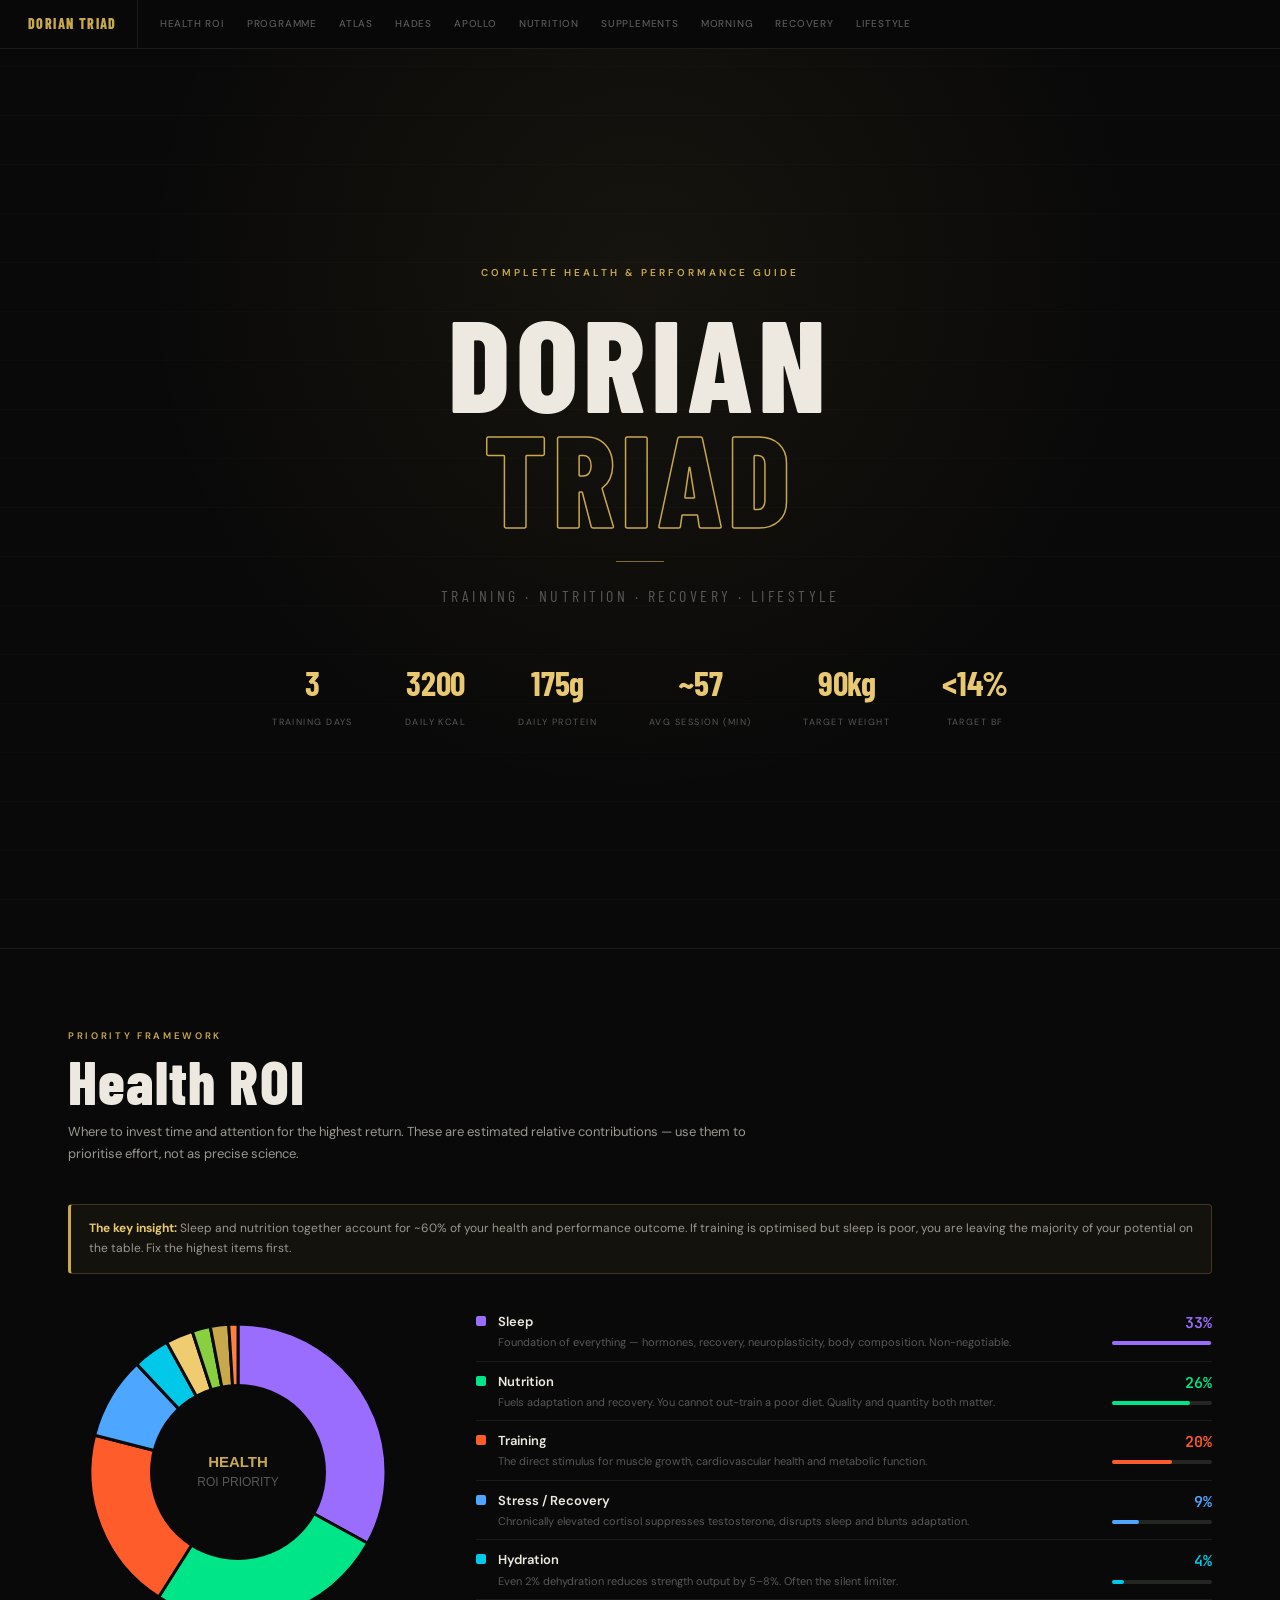
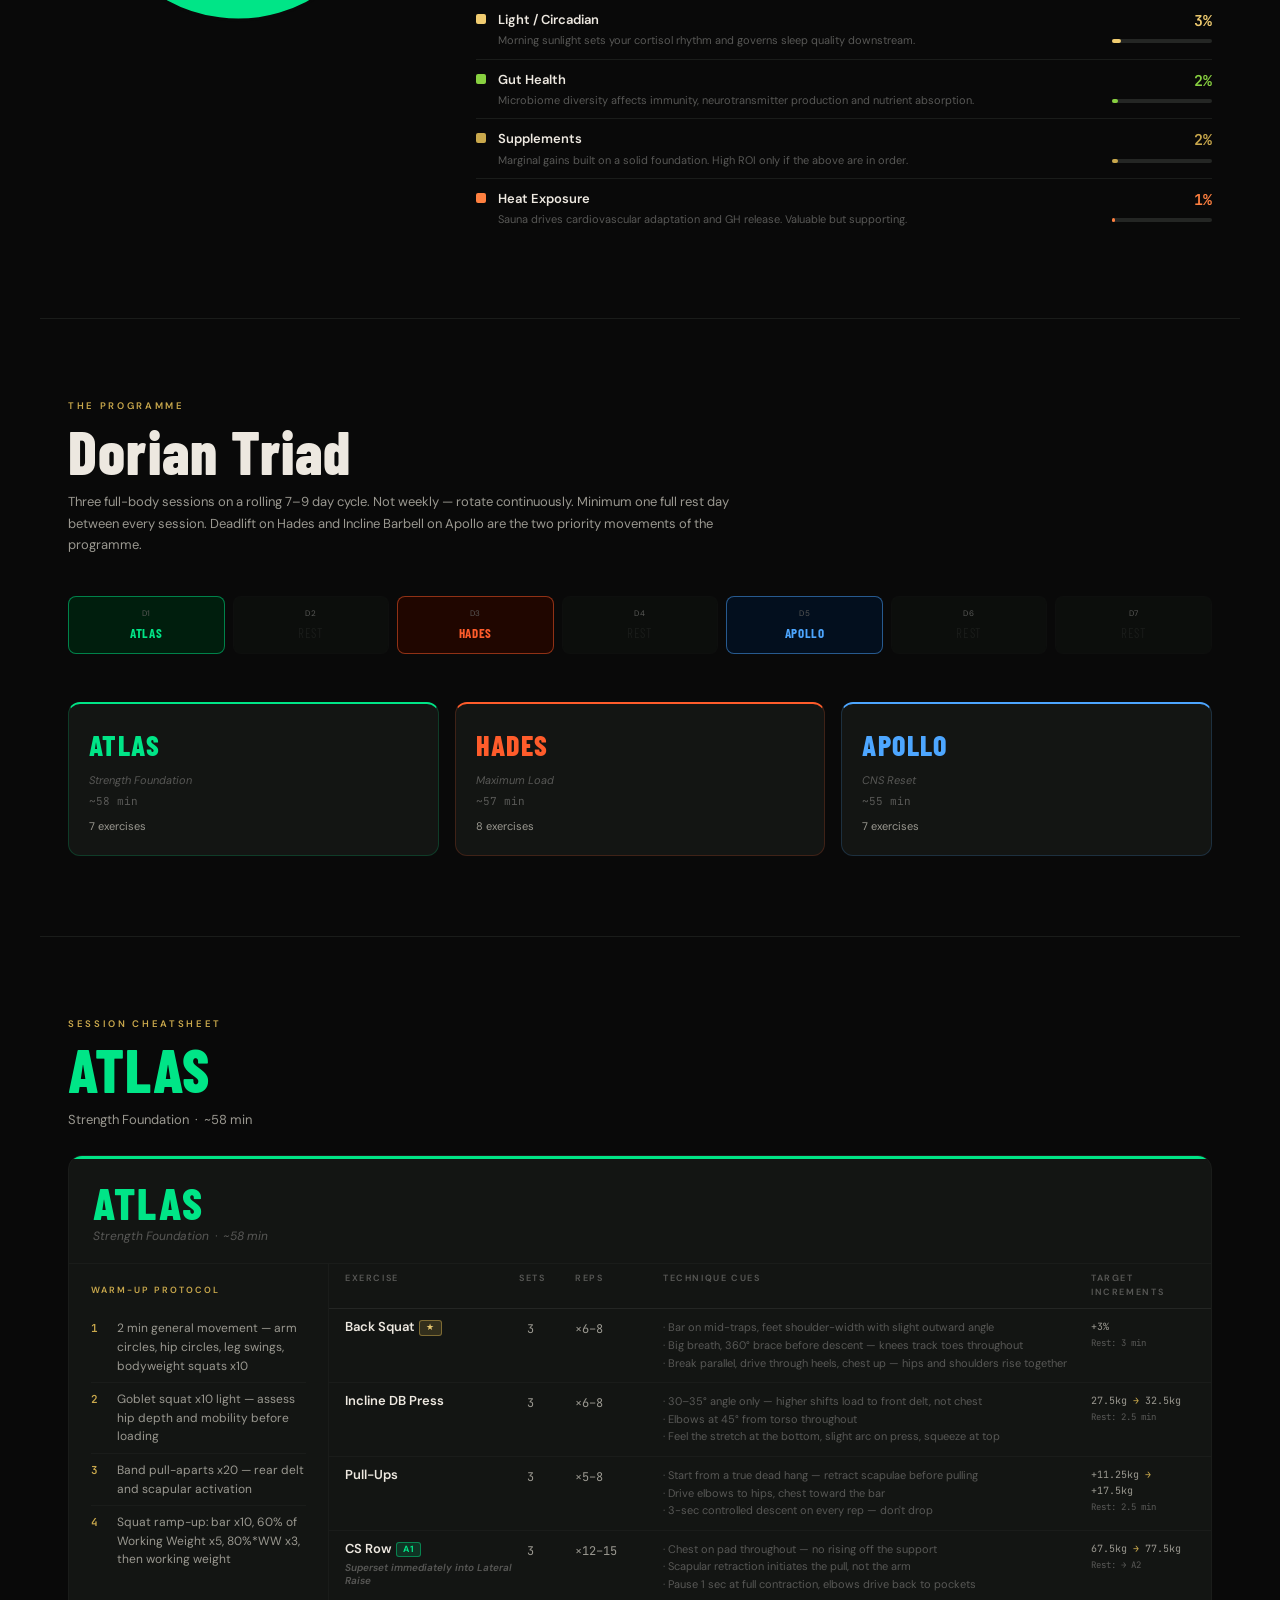
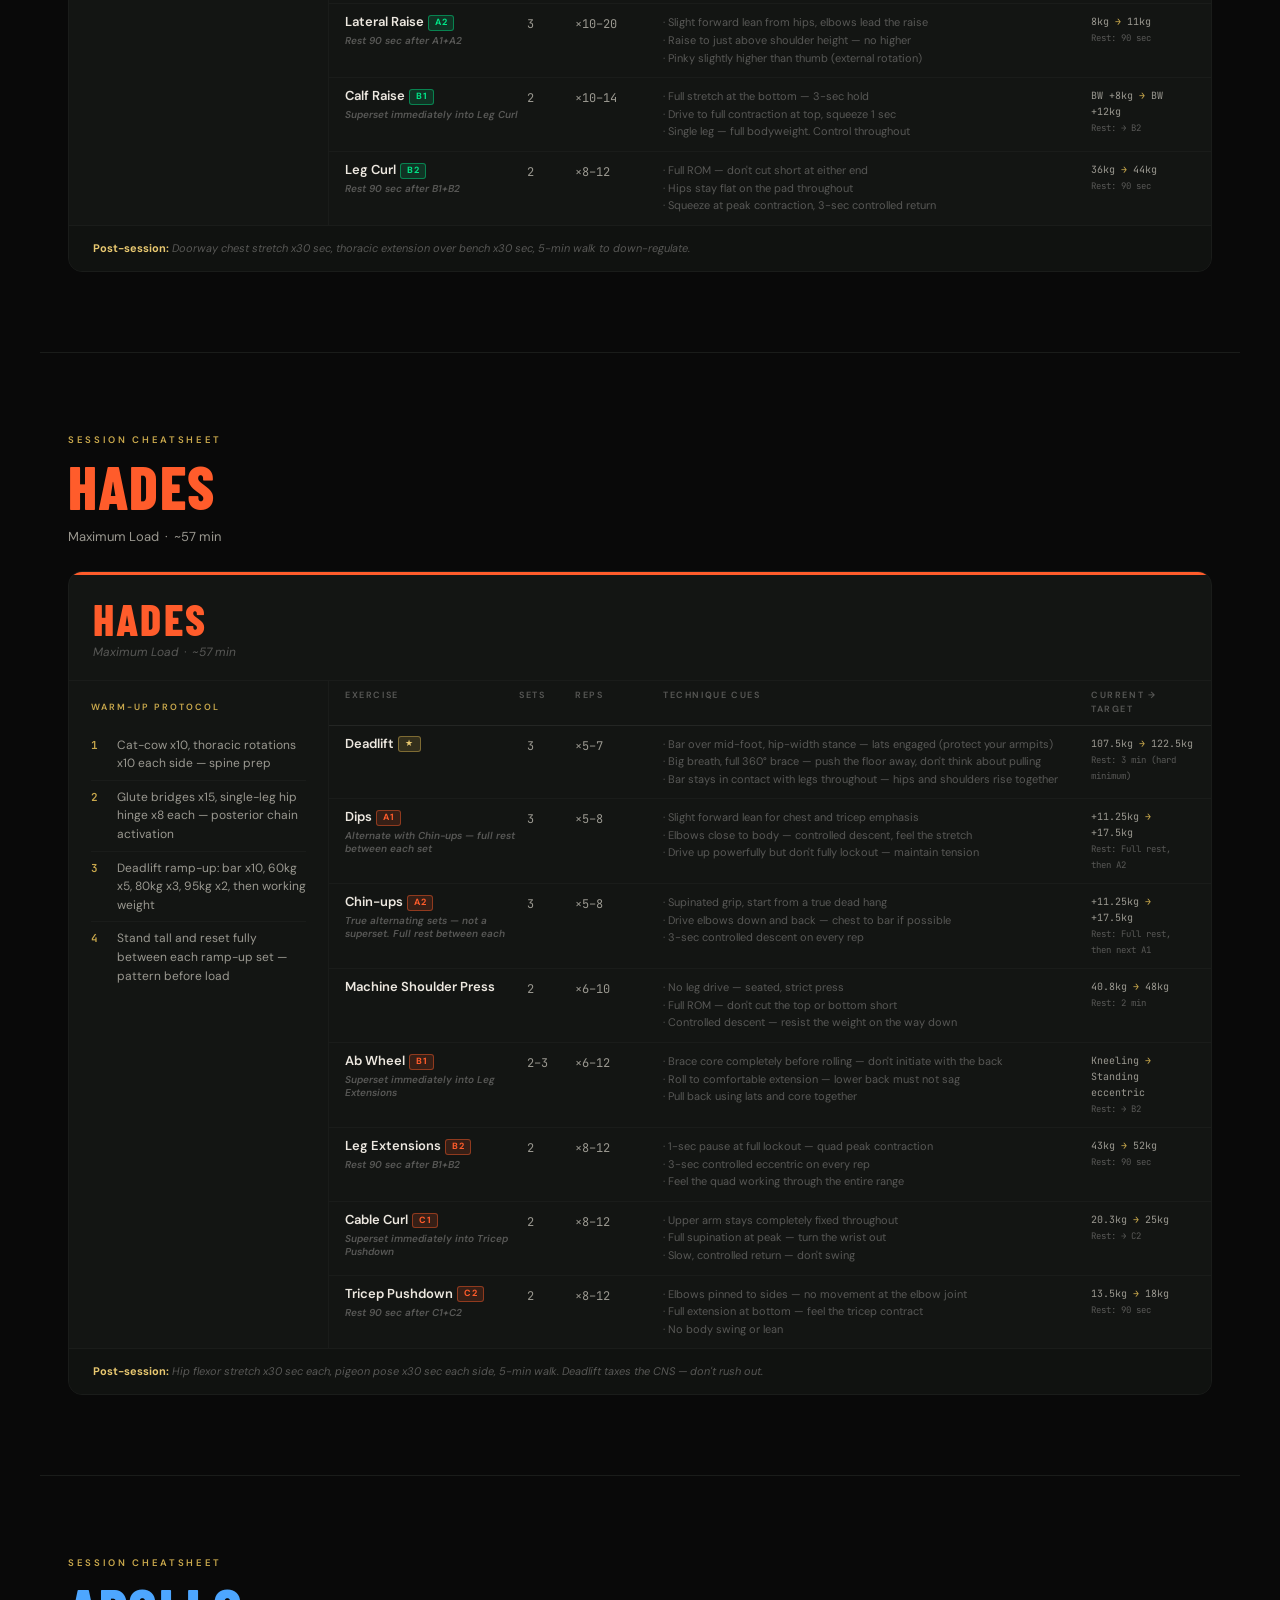
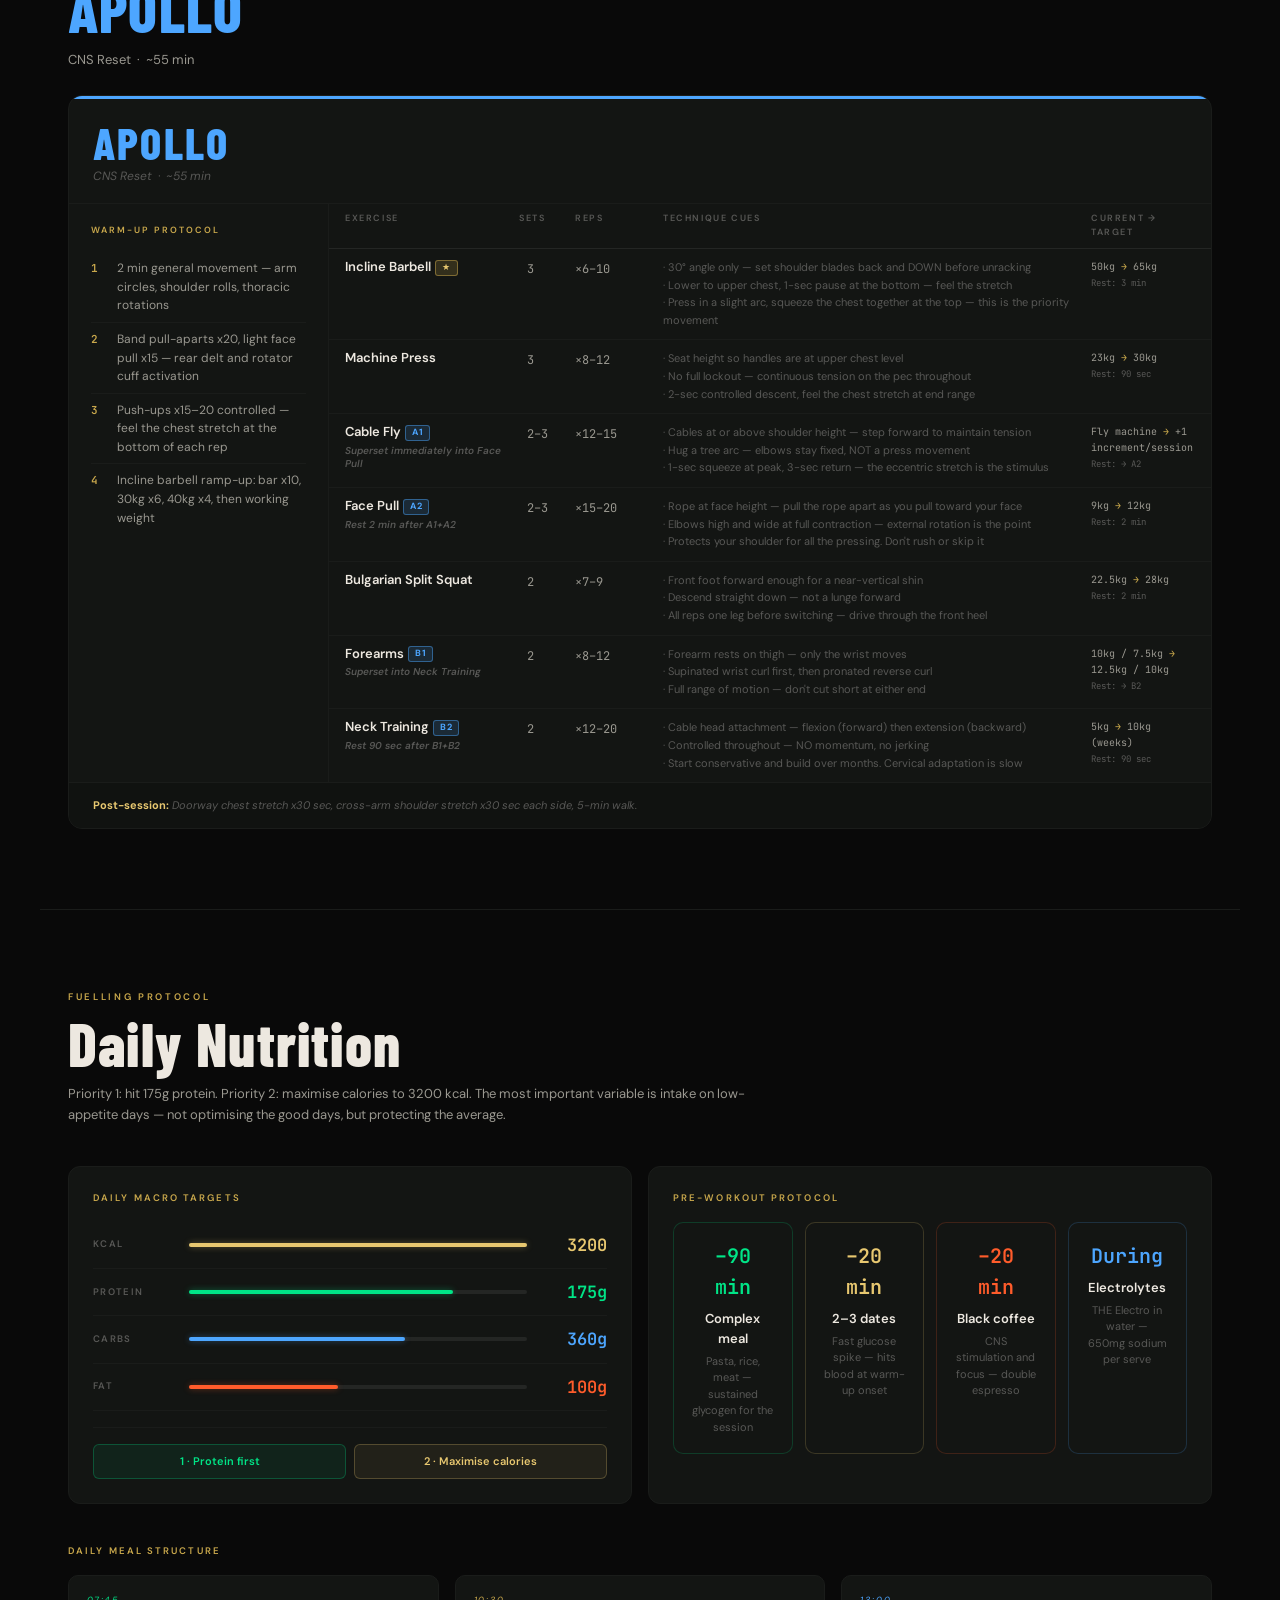
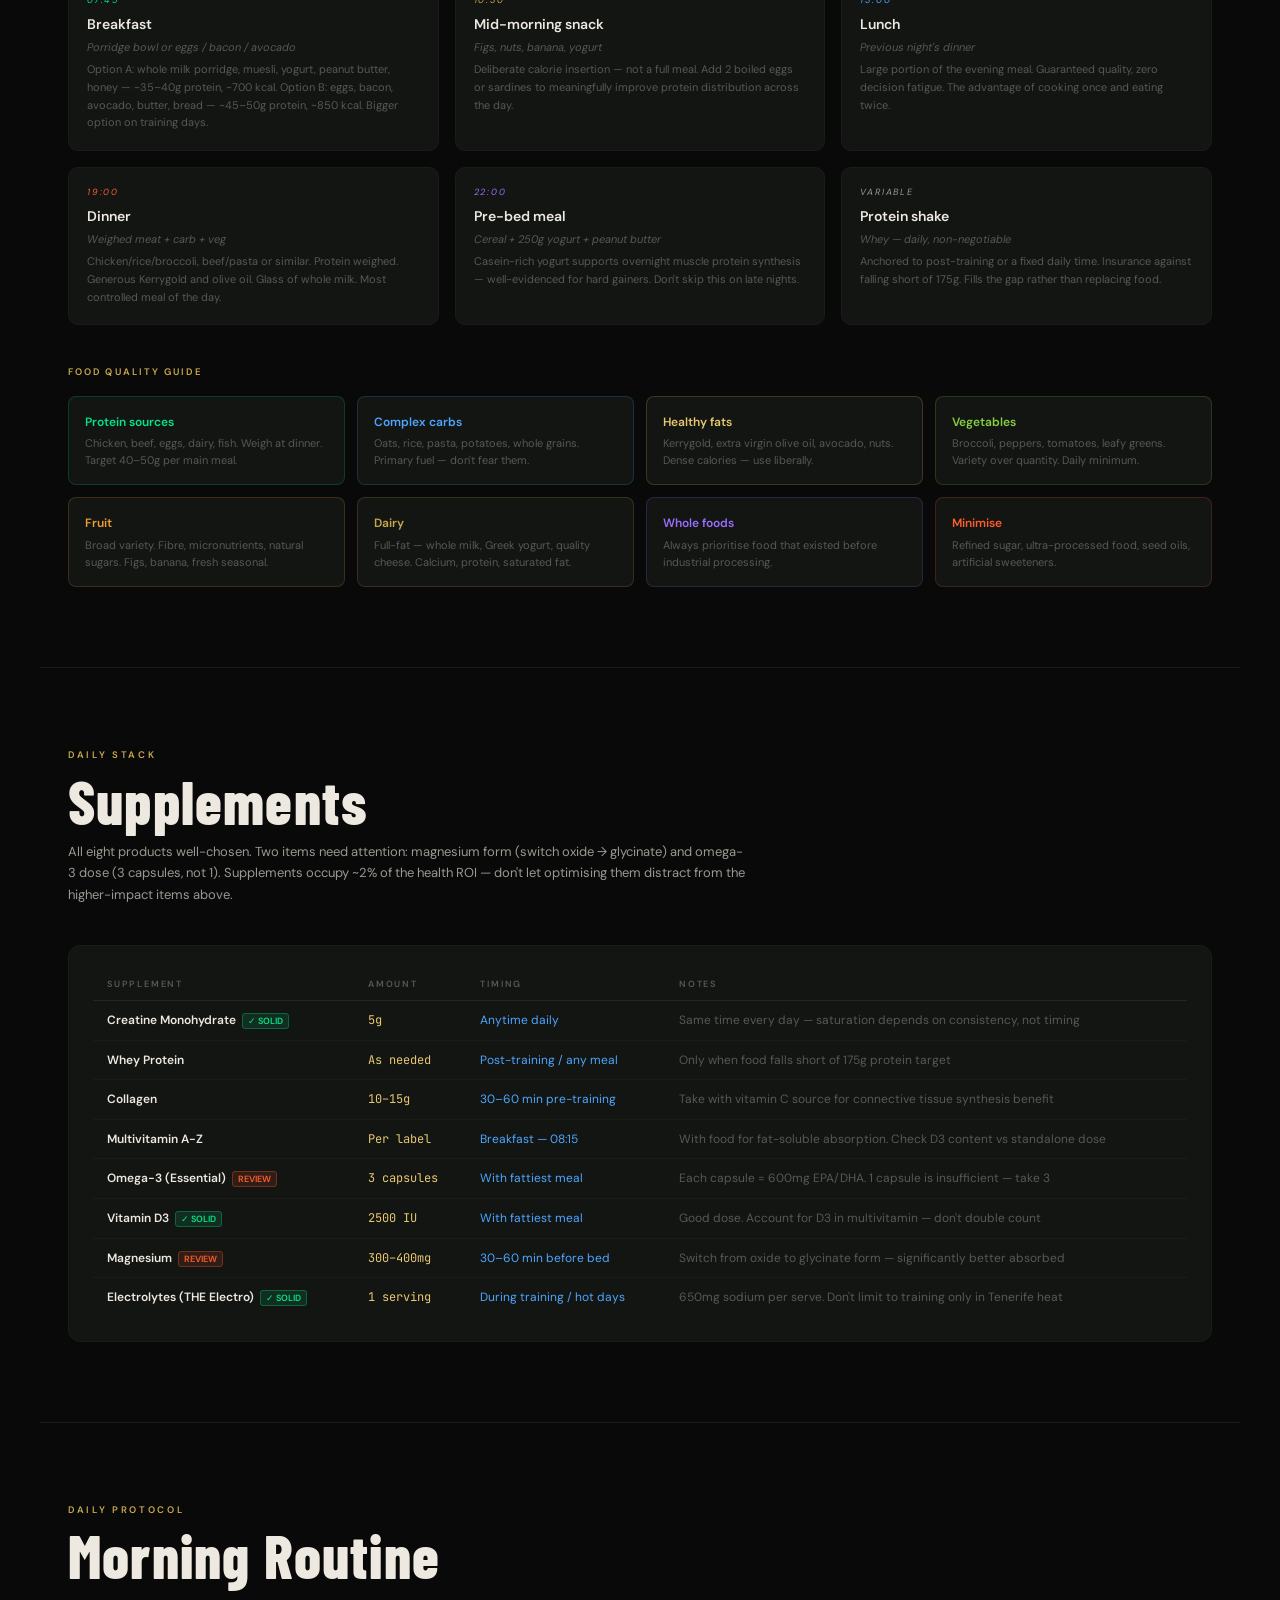
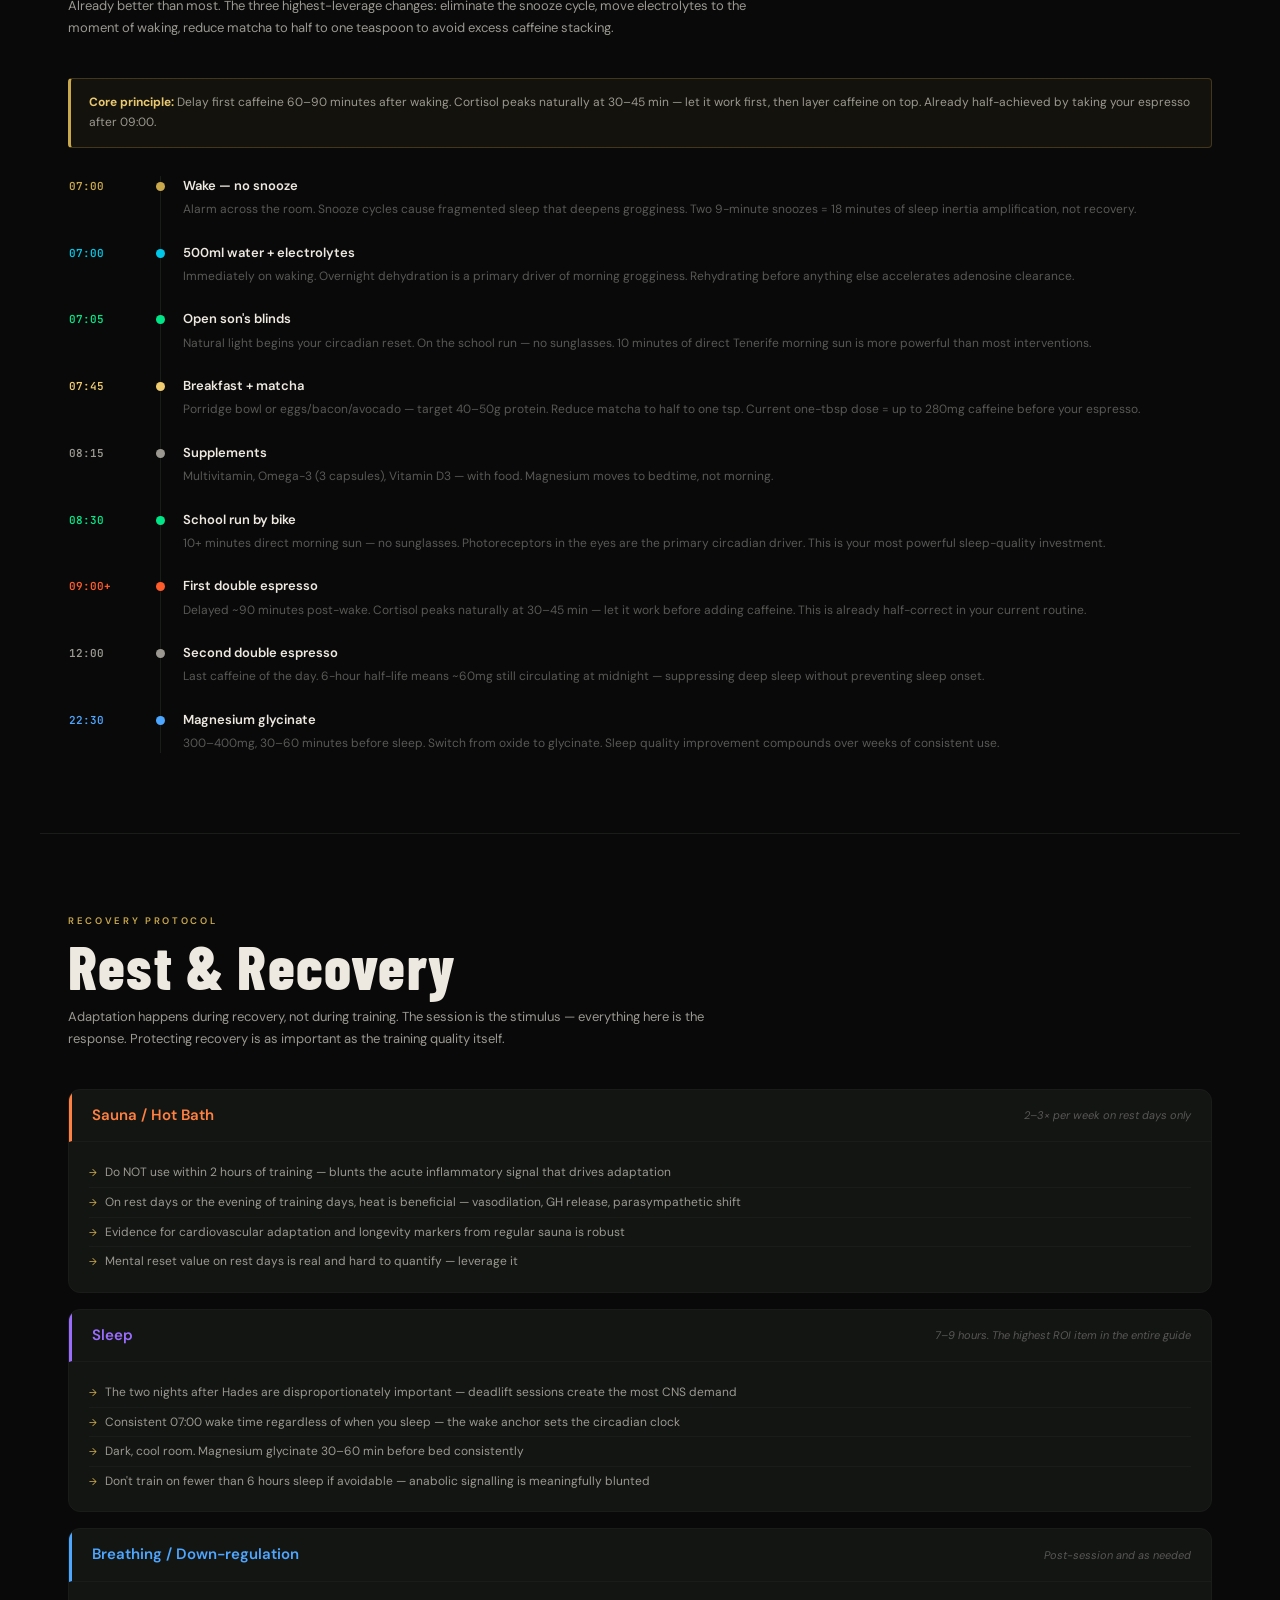
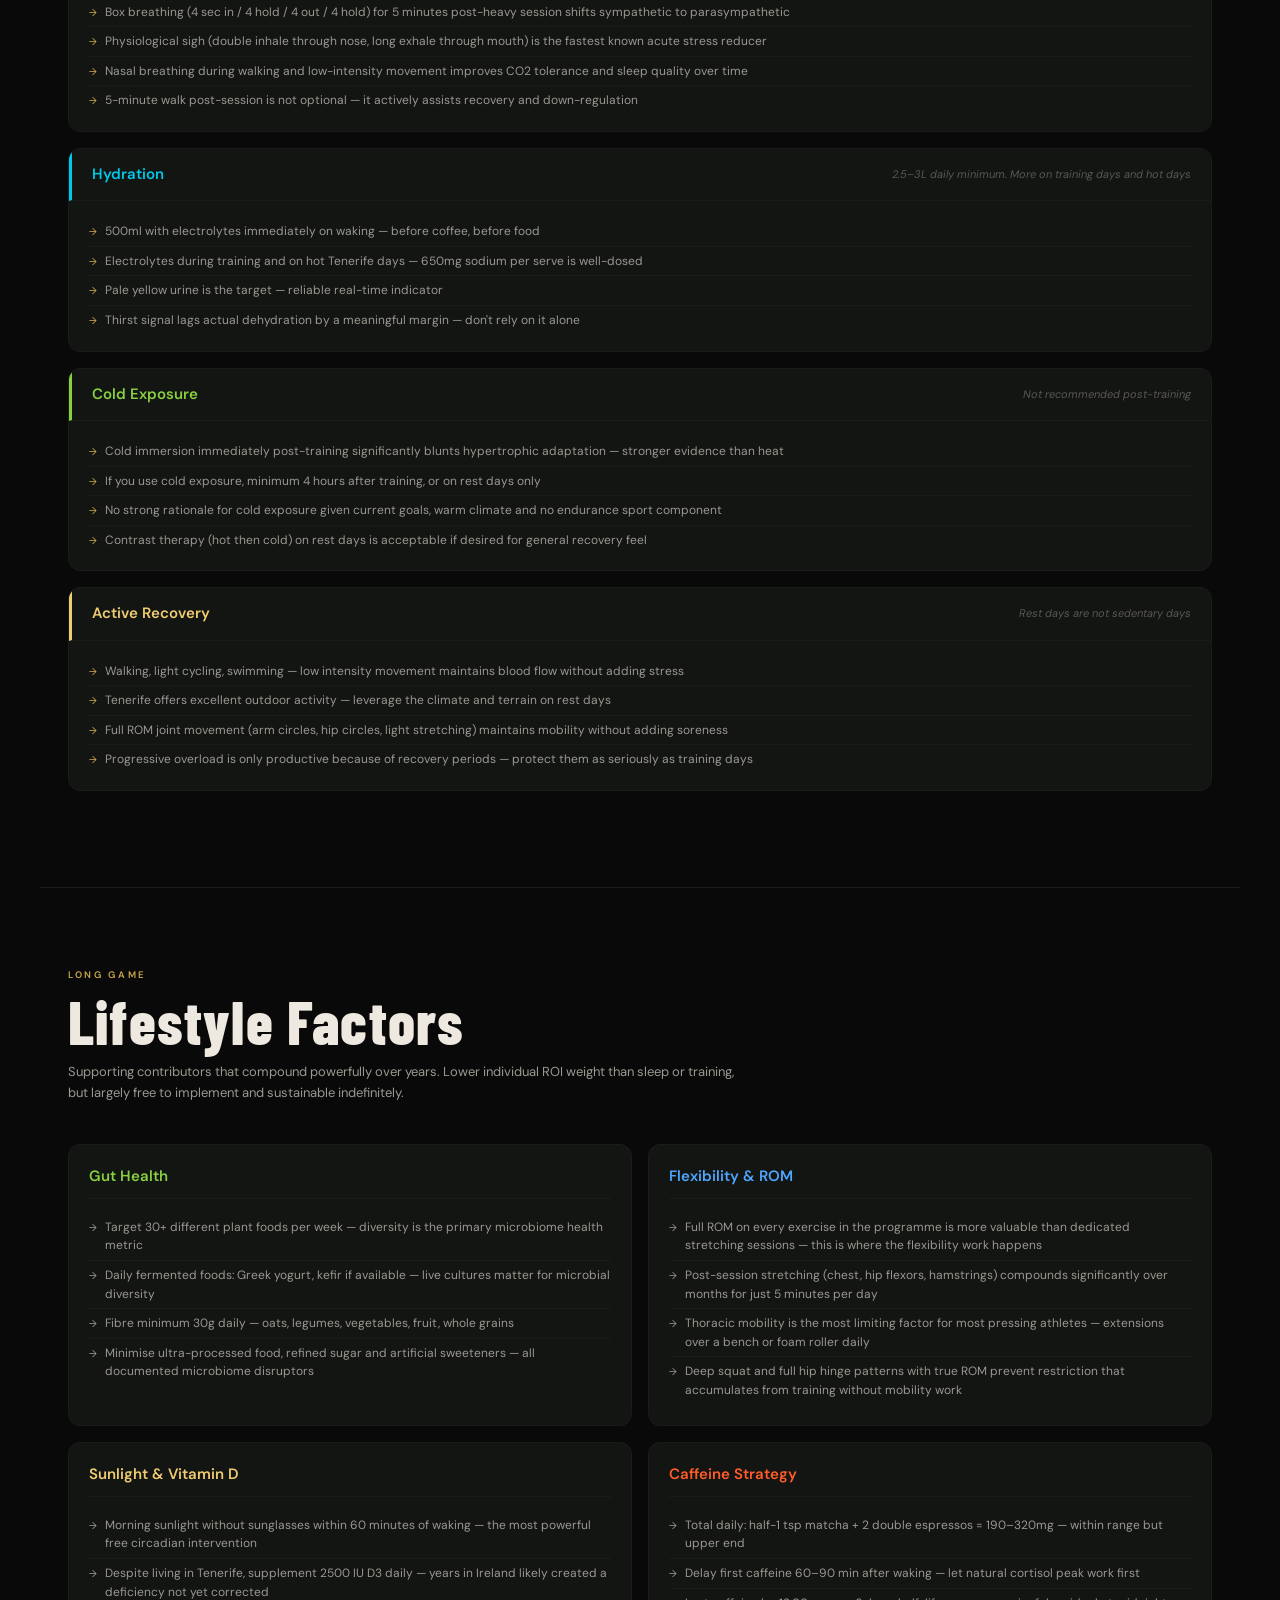
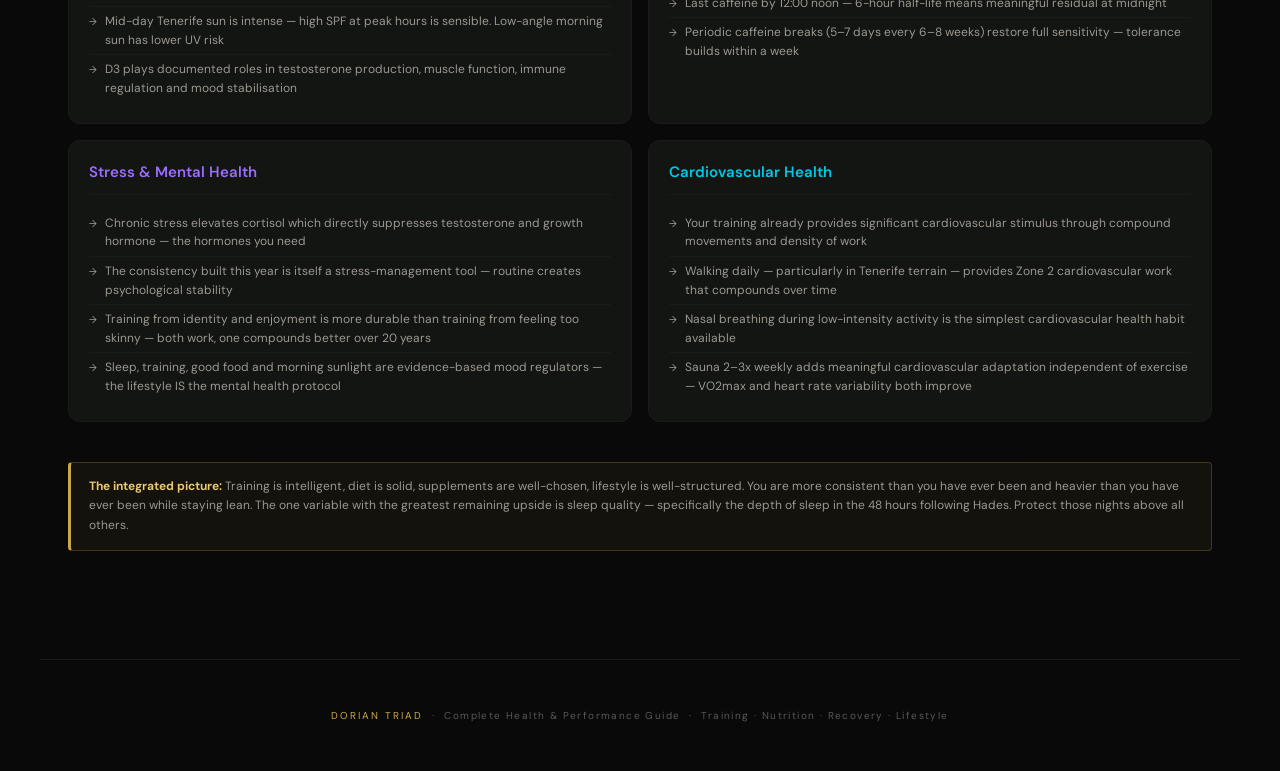
<file: dorian_triad_guide - Copy.html>
<!DOCTYPE html>
<html lang="en">
<head>
<meta charset="UTF-8">
<meta name="viewport" content="width=device-width,initial-scale=1">
<title>Dorian Triad — Complete Health &amp; Performance Guide</title>
<style>
@import url('https://fonts.googleapis.com/css2?family=Barlow+Condensed:wght@400;600;700;800&family=DM+Sans:ital,wght@0,300;0,400;0,500;0,600;1,400&family=JetBrains+Mono:wght@400;600&display=swap');
*,*::before,*::after{box-sizing:border-box;margin:0;padding:0;}
:root{--bg:#090909;--bg2:#0C0E0C;--bg3:#101210;--surf:#131513;--border:#1A1C1A;--border2:#242624;
  --gold:#C9A84C;--gold-l:#E8C870;--atlas:#00E587;--hades:#FF5C2B;--apollo:#4DA6FF;
  --text:#EDE8E0;--text2:#9A9890;--text3:#585856;}
html{scroll-behavior:smooth;}
body{background:var(--bg);color:var(--text);font-family:'DM Sans',system-ui,sans-serif;font-size:14px;line-height:1.55;-webkit-font-smoothing:antialiased;}
.nav{position:sticky;top:0;z-index:100;background:rgba(9,9,9,.96);backdrop-filter:blur(16px);border-bottom:1px solid var(--border);padding:0 28px;display:flex;align-items:center;gap:2px;overflow-x:auto;scrollbar-width:none;}
.nav::-webkit-scrollbar{display:none;}
.nav-logo{font-family:'Barlow Condensed',sans-serif;font-size:14px;font-weight:800;letter-spacing:.1em;color:var(--gold);white-space:nowrap;padding:13px 20px 13px 0;border-right:1px solid var(--border);margin-right:10px;}
.nav a{font-size:10px;font-weight:500;letter-spacing:.08em;text-transform:uppercase;color:var(--text3);text-decoration:none;padding:13px 10px;white-space:nowrap;transition:color .2s;}
.nav a:hover{color:var(--gold);}
.cover{min-height:100vh;display:flex;flex-direction:column;align-items:center;justify-content:center;text-align:center;padding:80px 24px;background:radial-gradient(ellipse at 50% 25%,rgba(201,168,76,.07) 0%,transparent 55%);border-bottom:1px solid var(--border);position:relative;overflow:hidden;}
.cover::before{content:'';position:absolute;inset:0;background:repeating-linear-gradient(0deg,transparent,transparent 48px,rgba(255,255,255,.013) 48px,rgba(255,255,255,.013) 49px);pointer-events:none;}
.cover-eyebrow{font-size:10px;letter-spacing:.3em;text-transform:uppercase;color:var(--gold);margin-bottom:24px;font-weight:600;}
.cover-title{font-family:'Barlow Condensed',sans-serif;font-size:clamp(72px,11vw,130px);font-weight:800;letter-spacing:.04em;line-height:.88;color:var(--text);margin-bottom:6px;}
.cover-title .ol{color:transparent;-webkit-text-stroke:1.5px var(--gold);}
.cover-rule{width:48px;height:1px;background:var(--gold);margin:22px auto;opacity:.6;}
.cover-sub{font-family:'Barlow Condensed',sans-serif;font-size:16px;font-weight:400;letter-spacing:.22em;color:var(--text3);text-transform:uppercase;margin-bottom:48px;}
.cover-stats{display:flex;gap:52px;justify-content:center;flex-wrap:wrap;}
.sv{font-family:'Barlow Condensed',sans-serif;font-size:34px;font-weight:700;color:var(--gold-l);display:block;letter-spacing:-.01em;}
.sl{font-size:9px;letter-spacing:.16em;text-transform:uppercase;color:var(--text3);}
.sec{max-width:1200px;margin:0 auto;padding:80px 28px;border-bottom:1px solid var(--border);}
.sec-ey{font-size:9.5px;letter-spacing:.28em;text-transform:uppercase;color:var(--gold);font-weight:600;margin-bottom:8px;}
.sec-ti{font-family:'Barlow Condensed',sans-serif;font-size:clamp(38px,5vw,60px);font-weight:800;letter-spacing:.02em;line-height:1;margin-bottom:10px;}
.sec-de{font-size:13px;color:var(--text2);max-width:680px;line-height:1.65;margin-bottom:40px;}
.card{background:var(--surf);border:.5px solid var(--border);border-radius:12px;padding:24px;}
.card-sm{background:var(--surf);border:.5px solid var(--border);border-radius:8px;padding:16px;}
.g2{display:grid;grid-template-columns:repeat(2,1fr);gap:16px;}
.g3{display:grid;grid-template-columns:repeat(3,1fr);gap:16px;}
.g4{display:grid;grid-template-columns:repeat(4,1fr);gap:12px;}
.insight{background:rgba(201,168,76,.06);border:.5px solid rgba(201,168,76,.25);border-left:3px solid var(--gold);border-radius:4px;padding:14px 18px;font-size:12px;color:var(--text2);line-height:1.65;margin-bottom:28px;}
.insight strong{color:var(--gold-l);}
.cyc{display:grid;grid-template-columns:repeat(7,1fr);gap:8px;margin-bottom:48px;}
.cp{border-radius:8px;padding:10px 4px;text-align:center;border:.5px solid;}
.cp-d{font-size:8px;color:var(--text3);letter-spacing:.08em;margin-bottom:4px;}
.cp-n{font-family:'Barlow Condensed',sans-serif;font-size:13px;font-weight:700;letter-spacing:.05em;}
.roi-wrap{display:grid;grid-template-columns:360px 1fr;gap:48px;align-items:start;}
.roi-item{display:flex;align-items:flex-start;gap:12px;padding:10px 0;border-bottom:.5px solid var(--border);}
.roi-item:last-child{border-bottom:none;}
.roi-dot{width:10px;height:10px;border-radius:2px;flex-shrink:0;margin-top:4px;}
.roi-meta{flex:1;}
.roi-label{font-size:13px;font-weight:600;color:var(--text);margin-bottom:2px;}
.roi-detail{font-size:11px;color:var(--text3);line-height:1.5;}
.roi-right{text-align:right;min-width:100px;}
.roi-pct{font-family:'JetBrains Mono',monospace;font-size:15px;font-weight:600;display:block;margin-bottom:6px;}
.roi-bar-bg{background:var(--border2);border-radius:2px;height:4px;width:100px;margin-left:auto;}
.roi-bar{height:4px;border-radius:2px;}
.wk-card{background:var(--surf);border:.5px solid var(--border);border-radius:14px;overflow:hidden;margin-bottom:0;}
.wk-head{padding:22px 24px 18px;border-bottom:.5px solid var(--border);}
.wk-name{font-family:'Barlow Condensed',sans-serif;font-size:44px;font-weight:800;letter-spacing:.05em;line-height:1;}
.wk-sub{font-size:12px;color:var(--text3);font-style:italic;margin-top:2px;}
.wk-body{display:grid;grid-template-columns:260px 1fr;}
.wk-wu{padding:20px 22px;border-right:.5px solid var(--border);}
.wu-lbl{font-size:9px;letter-spacing:.22em;text-transform:uppercase;color:var(--gold);font-weight:600;margin-bottom:14px;}
.ws{display:flex;gap:10px;padding:7px 0;border-bottom:.5px solid var(--border);font-size:12px;color:var(--text2);}
.ws:last-child{border-bottom:none;}
.ws-n{font-family:'JetBrains Mono',monospace;font-size:11px;color:var(--gold);font-weight:600;min-width:16px;padding-top:1px;}
.ex-hdr{display:grid;grid-template-columns:190px 56px 76px 1fr 120px;font-size:9px;letter-spacing:.18em;text-transform:uppercase;color:var(--text3);font-weight:600;padding:8px 0;border-bottom:.5px solid var(--border2);}
.ex-hdr>div:first-child{padding-left:16px;}
.ex-hdr>div:last-child{padding-right:16px;}
.ex-row{display:grid;grid-template-columns:190px 56px 76px 1fr 120px;align-items:start;border-bottom:.5px solid var(--border);padding:10px 0;}
.ex-row:last-child{border-bottom:none;}
.ex-n{font-size:13px;font-weight:600;color:var(--text);line-height:1.3;padding-left:16px;}
.ex-ss{font-size:10px;color:var(--text3);font-style:italic;margin-top:3px;}
.ex-s{font-family:'JetBrains Mono',monospace;font-size:12px;color:var(--text2);padding:0 8px;padding-top:1px;}
.ex-r{font-family:'JetBrains Mono',monospace;font-size:12px;color:var(--text2);padding-top:1px;}
.ex-cue{font-size:11px;color:var(--text3);line-height:1.6;padding:0 12px;}
.ex-tgt{font-family:'JetBrains Mono',monospace;font-size:10px;color:var(--text2);padding-right:16px;line-height:1.6;}
.tgt-arr{color:var(--gold);}
.wk-post{padding:14px 24px;border-top:.5px solid var(--border);font-size:11px;color:var(--text3);font-style:italic;background:var(--bg3);}
.wk-post strong{color:var(--gold-l);font-style:normal;}
.mr{display:flex;align-items:center;gap:16px;padding:10px 0;border-bottom:.5px solid var(--border);}
.mr:last-child{border-bottom:none;}
.ml{font-size:9.5px;letter-spacing:.14em;text-transform:uppercase;color:var(--text3);min-width:80px;font-weight:600;}
.mb{flex:1;background:var(--border2);border-radius:2px;height:4px;}
.mbar{height:4px;border-radius:2px;}
.mv{font-family:'JetBrains Mono',monospace;font-size:17px;font-weight:600;min-width:64px;text-align:right;}
.meal{background:var(--surf);border:.5px solid var(--border);border-radius:10px;padding:18px;}
.meal-t{font-size:9px;letter-spacing:.2em;text-transform:uppercase;font-style:italic;margin-bottom:6px;}
.meal-ti{font-size:14px;font-weight:600;color:var(--text);margin-bottom:4px;}
.meal-d{font-size:11px;color:var(--text3);line-height:1.6;}
.pw{background:var(--surf);border:.5px solid var(--border);border-radius:10px;padding:18px;text-align:center;}
.pw-t{font-family:'JetBrains Mono',monospace;font-size:20px;font-weight:600;display:block;margin-bottom:6px;}
.pw-l{font-size:13px;font-weight:600;color:var(--text);margin-bottom:4px;}
.pw-d{font-size:11px;color:var(--text3);line-height:1.5;}
.st{width:100%;border-collapse:collapse;}
.st th{font-size:9px;letter-spacing:.2em;text-transform:uppercase;color:var(--text3);font-weight:600;padding:8px 14px;text-align:left;border-bottom:.5px solid var(--border2);}
.st td{padding:10px 14px;border-bottom:.5px solid var(--border);font-size:12px;vertical-align:top;}
.st tr:last-child td{border-bottom:none;}
.sn{font-weight:600;color:var(--text);}
.sa{font-family:'JetBrains Mono',monospace;color:var(--gold-l);}
.sti{color:var(--apollo);}
.sno{color:var(--text3);font-size:11px;line-height:1.5;}
.tl{position:relative;padding-left:92px;}
.tl-i{position:relative;padding:0 0 24px 22px;border-left:1px solid var(--border);}
.tl-i:last-child{padding-bottom:0;}
.tl-ti{position:absolute;left:-92px;top:2px;font-family:'JetBrains Mono',monospace;font-size:11px;font-weight:600;white-space:nowrap;}
.tl-dot{position:absolute;left:-5px;top:6px;width:9px;height:9px;border-radius:50%;border:1.5px solid;}
.tl-h{font-size:13px;font-weight:600;color:var(--text);margin-bottom:4px;}
.tl-d{font-size:12px;color:var(--text3);line-height:1.55;}
.rc{background:var(--surf);border:.5px solid var(--border);border-radius:12px;overflow:hidden;margin-bottom:16px;}
.rc-h{display:flex;align-items:center;justify-content:space-between;padding:14px 20px;border-bottom:.5px solid var(--border);}
.rc-n{font-size:15px;font-weight:600;}
.rc-f{font-size:11px;color:var(--text3);font-style:italic;}
.rc-b{padding:16px 20px;}
.rc-b ul{list-style:none;}
.rc-b li{font-size:12px;color:var(--text2);padding:5px 0 5px 16px;border-bottom:.5px solid var(--border);position:relative;line-height:1.55;}
.rc-b li:last-child{border-bottom:none;}
.rc-b li::before{content:"→";position:absolute;left:0;color:var(--gold);font-size:10px;top:7px;}
.lc{background:var(--surf);border:.5px solid var(--border);border-radius:12px;padding:20px;}
.lc-t{font-size:15px;font-weight:600;margin-bottom:14px;padding-bottom:10px;border-bottom:.5px solid var(--border);}
.lc ul{list-style:none;}
.lc li{font-size:12px;color:var(--text2);padding:5px 0 5px 16px;border-bottom:.5px solid var(--border);position:relative;line-height:1.55;}
.lc li:last-child{border-bottom:none;}
.lc li::before{content:"→";position:absolute;left:0;font-size:10px;top:7px;}
.foot{text-align:center;padding:48px 24px;font-size:10px;color:var(--text3);letter-spacing:.14em;}
@media(max-width:900px){
  .roi-wrap{grid-template-columns:1fr;}
  .wk-body{grid-template-columns:1fr;}
  .wk-wu{border-right:none;border-bottom:.5px solid var(--border);}
  .ex-hdr,.ex-row{grid-template-columns:1fr 56px 76px;}
  .ex-cue,.ex-tgt{display:none;}
}
@media(max-width:640px){
  .g2,.g3,.g4{grid-template-columns:1fr;}
  .sec{padding:52px 16px;}
  .cyc{gap:4px;}
  .tl{padding-left:68px;}
  .tl-ti{font-size:9px;left:-68px;}
  .cover-stats{gap:28px;}
  .roi-bar-bg{width:60px;}
}
@media print{.nav{display:none;}.sec{page-break-inside:avoid;}}
</style>
</head>
<body>
<nav class="nav"><div class="nav-logo">DORIAN TRIAD</div><a href="#roi">Health ROI</a><a href="#programme">Programme</a><a href="#atlas">Atlas</a><a href="#hades">Hades</a><a href="#apollo">Apollo</a><a href="#nutrition">Nutrition</a><a href="#supps">Supplements</a><a href="#morning">Morning</a><a href="#recovery">Recovery</a><a href="#lifestyle">Lifestyle</a></nav>
<div class="cover" id="top">
<div class="cover-eyebrow">Complete Health &amp; Performance Guide</div>
<div class="cover-title">DORIAN<br><span class="ol">TRIAD</span></div>
<div class="cover-rule"></div>
<div class="cover-sub">Training · Nutrition · Recovery · Lifestyle</div>
<div class="cover-stats">
  <div><span class="sv">3</span><span class="sl">Training Days</span></div>
  <div><span class="sv">3200</span><span class="sl">Daily kcal</span></div>
  <div><span class="sv">175g</span><span class="sl">Daily Protein</span></div>
  <div><span class="sv">~57</span><span class="sl">Avg Session (min)</span></div>
  <div><span class="sv">90kg</span><span class="sl">Target Weight</span></div>
  <div><span class="sv"><14%</span><span class="sl">Target BF</span></div>
</div></div>
<section class="sec" id="roi">
<div class="sec-ey">Priority Framework</div>
<div class="sec-ti">Health ROI</div>
<div class="sec-de">Where to invest time and attention for the highest return. These are estimated relative contributions — use them to prioritise effort, not as precise science.</div>
<div class="insight"><strong>The key insight:</strong> Sleep and nutrition together account for ~60% of your health and performance outcome. If training is optimised but sleep is poor, you are leaving the majority of your potential on the table. Fix the highest items first.</div>
<div class="roi-wrap">
  <div><canvas id="rc" width="340" height="340" style="display:block;max-width:100%;"></canvas></div>
  <div><div class="roi-item">
  <div class="roi-dot" style="background:#9B6DFF;"></div>
  <div class="roi-meta"><div class="roi-label">Sleep</div><div class="roi-detail">Foundation of everything — hormones, recovery, neuroplasticity, body composition. Non-negotiable.</div></div>
  <div class="roi-right"><span class="roi-pct" style="color:#9B6DFF;">33%</span>
  <div class="roi-bar-bg"><div class="roi-bar" style="width:99px;background:#9B6DFF;"></div></div></div>
</div><div class="roi-item">
  <div class="roi-dot" style="background:#00E587;"></div>
  <div class="roi-meta"><div class="roi-label">Nutrition</div><div class="roi-detail">Fuels adaptation and recovery. You cannot out-train a poor diet. Quality and quantity both matter.</div></div>
  <div class="roi-right"><span class="roi-pct" style="color:#00E587;">26%</span>
  <div class="roi-bar-bg"><div class="roi-bar" style="width:78px;background:#00E587;"></div></div></div>
</div><div class="roi-item">
  <div class="roi-dot" style="background:#FF5C2B;"></div>
  <div class="roi-meta"><div class="roi-label">Training</div><div class="roi-detail">The direct stimulus for muscle growth, cardiovascular health and metabolic function.</div></div>
  <div class="roi-right"><span class="roi-pct" style="color:#FF5C2B;">20%</span>
  <div class="roi-bar-bg"><div class="roi-bar" style="width:60px;background:#FF5C2B;"></div></div></div>
</div><div class="roi-item">
  <div class="roi-dot" style="background:#4DA6FF;"></div>
  <div class="roi-meta"><div class="roi-label">Stress / Recovery</div><div class="roi-detail">Chronically elevated cortisol suppresses testosterone, disrupts sleep and blunts adaptation.</div></div>
  <div class="roi-right"><span class="roi-pct" style="color:#4DA6FF;">9%</span>
  <div class="roi-bar-bg"><div class="roi-bar" style="width:27px;background:#4DA6FF;"></div></div></div>
</div><div class="roi-item">
  <div class="roi-dot" style="background:#00C8E8;"></div>
  <div class="roi-meta"><div class="roi-label">Hydration</div><div class="roi-detail">Even 2% dehydration reduces strength output by 5–8%. Often the silent limiter.</div></div>
  <div class="roi-right"><span class="roi-pct" style="color:#00C8E8;">4%</span>
  <div class="roi-bar-bg"><div class="roi-bar" style="width:12px;background:#00C8E8;"></div></div></div>
</div><div class="roi-item">
  <div class="roi-dot" style="background:#F0CC70;"></div>
  <div class="roi-meta"><div class="roi-label">Light / Circadian</div><div class="roi-detail">Morning sunlight sets your cortisol rhythm and governs sleep quality downstream.</div></div>
  <div class="roi-right"><span class="roi-pct" style="color:#F0CC70;">3%</span>
  <div class="roi-bar-bg"><div class="roi-bar" style="width:9px;background:#F0CC70;"></div></div></div>
</div><div class="roi-item">
  <div class="roi-dot" style="background:#88D040;"></div>
  <div class="roi-meta"><div class="roi-label">Gut Health</div><div class="roi-detail">Microbiome diversity affects immunity, neurotransmitter production and nutrient absorption.</div></div>
  <div class="roi-right"><span class="roi-pct" style="color:#88D040;">2%</span>
  <div class="roi-bar-bg"><div class="roi-bar" style="width:6px;background:#88D040;"></div></div></div>
</div><div class="roi-item">
  <div class="roi-dot" style="background:#C9A84C;"></div>
  <div class="roi-meta"><div class="roi-label">Supplements</div><div class="roi-detail">Marginal gains built on a solid foundation. High ROI only if the above are in order.</div></div>
  <div class="roi-right"><span class="roi-pct" style="color:#C9A84C;">2%</span>
  <div class="roi-bar-bg"><div class="roi-bar" style="width:6px;background:#C9A84C;"></div></div></div>
</div><div class="roi-item">
  <div class="roi-dot" style="background:#FF8040;"></div>
  <div class="roi-meta"><div class="roi-label">Heat Exposure</div><div class="roi-detail">Sauna drives cardiovascular adaptation and GH release. Valuable but supporting.</div></div>
  <div class="roi-right"><span class="roi-pct" style="color:#FF8040;">1%</span>
  <div class="roi-bar-bg"><div class="roi-bar" style="width:3px;background:#FF8040;"></div></div></div>
</div></div>
</div></section>
<script>(function(){
  var data=[{l:"Sleep",p:33,c:"#9B6DFF"},{l:"Nutrition",p:26,c:"#00E587"},{l:"Training",p:20,c:"#FF5C2B"},{l:"Stress / Recovery",p:9,c:"#4DA6FF"},{l:"Hydration",p:4,c:"#00C8E8"},{l:"Light / Circadian",p:3,c:"#F0CC70"},{l:"Gut Health",p:2,c:"#88D040"},{l:"Supplements",p:2,c:"#C9A84C"},{l:"Heat Exposure",p:1,c:"#FF8040"}];
  var c=document.getElementById('rc');if(!c)return;
  var x=c.getContext('2d'),cx=170,cy=170,ro=148,ri=88,a=-Math.PI/2;
  data.forEach(function(d){
    var sw=(d.p/100)*2*Math.PI;
    x.beginPath();x.moveTo(cx,cy);x.arc(cx,cy,ro,a,a+sw);x.closePath();
    x.fillStyle=d.c;x.fill();
    x.strokeStyle='#090909';x.lineWidth=3;x.stroke();a+=sw;
  });
  x.beginPath();x.arc(cx,cy,ri,0,2*Math.PI);x.fillStyle='#090909';x.fill();
  x.fillStyle='#C9A84C';x.font='700 15px Barlow Condensed,sans-serif';x.textAlign='center';
  x.fillText('HEALTH',cx,cy-5);
  x.fillStyle='#585856';x.font='12px DM Sans,sans-serif';x.fillText('ROI PRIORITY',cx,cy+14);
})();</script>
<section class="sec" id="programme">
<div class="sec-ey">The Programme</div>
<div class="sec-ti">Dorian Triad</div>
<div class="sec-de">Three full-body sessions on a rolling 7–9 day cycle. Not weekly — rotate continuously. Minimum one full rest day between every session. Deadlift on Hades and Incline Barbell on Apollo are the two priority movements of the programme.</div>
<div class="cyc"><div class="cp" style="background:#001E0D;border-color:#00E58780;"><div class="cp-d">D1</div><div class="cp-n" style="color:#00E587;font-weight:700;">ATLAS</div></div><div class="cp" style="background:#0C0E0C;border-color:#1A1C1A20;"><div class="cp-d">D2</div><div class="cp-n" style="color:#1A1C1A;font-weight:400;">REST</div></div><div class="cp" style="background:#200600;border-color:#FF5C2B80;"><div class="cp-d">D3</div><div class="cp-n" style="color:#FF5C2B;font-weight:700;">HADES</div></div><div class="cp" style="background:#0C0E0C;border-color:#1A1C1A20;"><div class="cp-d">D4</div><div class="cp-n" style="color:#1A1C1A;font-weight:400;">REST</div></div><div class="cp" style="background:#030F1E;border-color:#4DA6FF80;"><div class="cp-d">D5</div><div class="cp-n" style="color:#4DA6FF;font-weight:700;">APOLLO</div></div><div class="cp" style="background:#0C0E0C;border-color:#1A1C1A20;"><div class="cp-d">D6</div><div class="cp-n" style="color:#1A1C1A;font-weight:400;">REST</div></div><div class="cp" style="background:#0C0E0C;border-color:#1A1C1A20;"><div class="cp-d">D7</div><div class="cp-n" style="color:#1A1C1A;font-weight:400;">REST</div></div></div>
<div class="g3"><div style="background:var(--surf);border:.5px solid #00E58730;border-top:2px solid #00E587;border-radius:12px;padding:20px;"><div style="font-family:'Barlow Condensed',sans-serif;font-size:28px;font-weight:800;letter-spacing:.05em;color:#00E587;">ATLAS</div><div style="font-size:11px;color:var(--text3);font-style:italic;margin:4px 0;">Strength Foundation</div><div style="font-family:'JetBrains Mono',monospace;font-size:11px;color:var(--text3);">~58 min</div><div style="font-size:11px;color:var(--text2);margin-top:8px;">7 exercises</div></div><div style="background:var(--surf);border:.5px solid #FF5C2B30;border-top:2px solid #FF5C2B;border-radius:12px;padding:20px;"><div style="font-family:'Barlow Condensed',sans-serif;font-size:28px;font-weight:800;letter-spacing:.05em;color:#FF5C2B;">HADES</div><div style="font-size:11px;color:var(--text3);font-style:italic;margin:4px 0;">Maximum Load</div><div style="font-family:'JetBrains Mono',monospace;font-size:11px;color:var(--text3);">~57 min</div><div style="font-size:11px;color:var(--text2);margin-top:8px;">8 exercises</div></div><div style="background:var(--surf);border:.5px solid #4DA6FF30;border-top:2px solid #4DA6FF;border-radius:12px;padding:20px;"><div style="font-family:'Barlow Condensed',sans-serif;font-size:28px;font-weight:800;letter-spacing:.05em;color:#4DA6FF;">APOLLO</div><div style="font-size:11px;color:var(--text3);font-style:italic;margin:4px 0;">CNS Reset</div><div style="font-family:'JetBrains Mono',monospace;font-size:11px;color:var(--text3);">~55 min</div><div style="font-size:11px;color:var(--text2);margin-top:8px;">7 exercises</div></div></div></section>
<section class="sec" id="atlas">
<div class="sec-ey">Session Cheatsheet</div>
<div class="sec-ti" style="color:#00E587;">ATLAS</div>
<div class="sec-de" style="margin-bottom:24px;">Strength Foundation &nbsp;·&nbsp; ~58 min</div>
<div class="wk-card">
  <div class="wk-head" style="border-top:3px solid #00E587;">
    <div class="wk-name" style="color:#00E587;">ATLAS</div>
    <div class="wk-sub">Strength Foundation &nbsp;·&nbsp; ~58 min</div>
  </div>
  <div class="wk-body">
    <div class="wk-wu">
      <div class="wu-lbl">Warm-Up Protocol</div>
      <div class="ws"><span class="ws-n">1</span><span>2 min general movement — arm circles, hip circles, leg swings, bodyweight squats x10</span></div><div class="ws"><span class="ws-n">2</span><span>Goblet squat x10 light — assess hip depth and mobility before loading</span></div><div class="ws"><span class="ws-n">3</span><span>Band pull-aparts x20 — rear delt and scapular activation</span></div><div class="ws"><span class="ws-n">4</span><span>Squat ramp-up: bar x10, 60% of Working Weight x5, 80%*WW x3, then working weight</span></div>
    </div>
    <div>
      <div class="ex-hdr">
        <div>Exercise</div><div>Sets</div><div>Reps</div>
        <div style="padding:0 12px;">Technique Cues</div>
        <div style="padding-right:16px;">Target increments</div>
      </div>
      <div class="ex-row">
  <div class="ex-n">Back Squat<span style="display:inline-block;font-size:9px;font-weight:700;padding:1px 6px;border-radius:3px;letter-spacing:.06em;background:rgba(201,168,76,0.18);color:#E8C870;border:.5px solid rgba(201,168,76,0.5);margin-left:4px;vertical-align:middle;">★</span></div>
  <div class="ex-s">3</div>
  <div class="ex-r">×6–8</div>
  <div class="ex-cue">· Bar on mid-traps, feet shoulder-width with slight outward angle<br>· Big breath, 360° brace before descent — knees track toes throughout<br>· Break parallel, drive through heels, chest up — hips and shoulders rise together</div>
  <div class="ex-tgt">+3%<br>
    <span style="color:var(--text3);font-size:9px;">Rest: 3 min</span></div>
</div><div class="ex-row">
  <div class="ex-n">Incline DB Press</div>
  <div class="ex-s">3</div>
  <div class="ex-r">×6–8</div>
  <div class="ex-cue">· 30–35° angle only — higher shifts load to front delt, not chest<br>· Elbows at 45° from torso throughout<br>· Feel the stretch at the bottom, slight arc on press, squeeze at top</div>
  <div class="ex-tgt">27.5kg<span class="tgt-arr"> → </span>32.5kg<br>
    <span style="color:var(--text3);font-size:9px;">Rest: 2.5 min</span></div>
</div><div class="ex-row">
  <div class="ex-n">Pull-Ups</div>
  <div class="ex-s">3</div>
  <div class="ex-r">×5–8</div>
  <div class="ex-cue">· Start from a true dead hang — retract scapulae before pulling<br>· Drive elbows to hips, chest toward the bar<br>· 3-sec controlled descent on every rep — don't drop</div>
  <div class="ex-tgt">+11.25kg<span class="tgt-arr"> → </span>+17.5kg<br>
    <span style="color:var(--text3);font-size:9px;">Rest: 2.5 min</span></div>
</div><div class="ex-row">
  <div class="ex-n">CS Row<span style="display:inline-block;font-size:9px;font-weight:700;padding:1px 6px;border-radius:3px;letter-spacing:.06em;background:rgba(0,229,135,0.15);color:#00E587;border:.5px solid rgba(0,229,135,0.45);margin-left:4px;vertical-align:middle;">A1</span><div class="ex-ss">Superset immediately into Lateral Raise</div></div>
  <div class="ex-s">3</div>
  <div class="ex-r">×12–15</div>
  <div class="ex-cue">· Chest on pad throughout — no rising off the support<br>· Scapular retraction initiates the pull, not the arm<br>· Pause 1 sec at full contraction, elbows drive back to pockets</div>
  <div class="ex-tgt">67.5kg<span class="tgt-arr"> → </span>77.5kg<br>
    <span style="color:var(--text3);font-size:9px;">Rest: → A2</span></div>
</div><div class="ex-row">
  <div class="ex-n">Lateral Raise<span style="display:inline-block;font-size:9px;font-weight:700;padding:1px 6px;border-radius:3px;letter-spacing:.06em;background:rgba(0,229,135,0.15);color:#00E587;border:.5px solid rgba(0,229,135,0.45);margin-left:4px;vertical-align:middle;">A2</span><div class="ex-ss">Rest 90 sec after A1+A2</div></div>
  <div class="ex-s">3</div>
  <div class="ex-r">×10–20</div>
  <div class="ex-cue">· Slight forward lean from hips, elbows lead the raise<br>· Raise to just above shoulder height — no higher<br>· Pinky slightly higher than thumb (external rotation)</div>
  <div class="ex-tgt">8kg<span class="tgt-arr"> → </span>11kg<br>
    <span style="color:var(--text3);font-size:9px;">Rest: 90 sec</span></div>
</div><div class="ex-row">
  <div class="ex-n">Calf Raise<span style="display:inline-block;font-size:9px;font-weight:700;padding:1px 6px;border-radius:3px;letter-spacing:.06em;background:rgba(0,229,135,0.15);color:#00E587;border:.5px solid rgba(0,229,135,0.45);margin-left:4px;vertical-align:middle;">B1</span><div class="ex-ss">Superset immediately into Leg Curl</div></div>
  <div class="ex-s">2</div>
  <div class="ex-r">×10–14</div>
  <div class="ex-cue">· Full stretch at the bottom — 3-sec hold<br>· Drive to full contraction at top, squeeze 1 sec<br>· Single leg — full bodyweight. Control throughout</div>
  <div class="ex-tgt">BW +8kg<span class="tgt-arr"> → </span>BW +12kg<br>
    <span style="color:var(--text3);font-size:9px;">Rest: → B2</span></div>
</div><div class="ex-row">
  <div class="ex-n">Leg Curl<span style="display:inline-block;font-size:9px;font-weight:700;padding:1px 6px;border-radius:3px;letter-spacing:.06em;background:rgba(0,229,135,0.15);color:#00E587;border:.5px solid rgba(0,229,135,0.45);margin-left:4px;vertical-align:middle;">B2</span><div class="ex-ss">Rest 90 sec after B1+B2</div></div>
  <div class="ex-s">2</div>
  <div class="ex-r">×8–12</div>
  <div class="ex-cue">· Full ROM — don't cut short at either end<br>· Hips stay flat on the pad throughout<br>· Squeeze at peak contraction, 3-sec controlled return</div>
  <div class="ex-tgt">36kg<span class="tgt-arr"> → </span>44kg<br>
    <span style="color:var(--text3);font-size:9px;">Rest: 90 sec</span></div>
</div>
    </div>
  </div>
  <div class="wk-post"><strong>Post-session:</strong> Doorway chest stretch x30 sec, thoracic extension over bench x30 sec, 5-min walk to down-regulate.</div>
</div></section><section class="sec" id="hades">
<div class="sec-ey">Session Cheatsheet</div>
<div class="sec-ti" style="color:#FF5C2B;">HADES</div>
<div class="sec-de" style="margin-bottom:24px;">Maximum Load &nbsp;·&nbsp; ~57 min</div>
<div class="wk-card">
  <div class="wk-head" style="border-top:3px solid #FF5C2B;">
    <div class="wk-name" style="color:#FF5C2B;">HADES</div>
    <div class="wk-sub">Maximum Load &nbsp;·&nbsp; ~57 min</div>
  </div>
  <div class="wk-body">
    <div class="wk-wu">
      <div class="wu-lbl">Warm-Up Protocol</div>
      <div class="ws"><span class="ws-n">1</span><span>Cat-cow x10, thoracic rotations x10 each side — spine prep</span></div><div class="ws"><span class="ws-n">2</span><span>Glute bridges x15, single-leg hip hinge x8 each — posterior chain activation</span></div><div class="ws"><span class="ws-n">3</span><span>Deadlift ramp-up: bar x10, 60kg x5, 80kg x3, 95kg x2, then working weight</span></div><div class="ws"><span class="ws-n">4</span><span>Stand tall and reset fully between each ramp-up set — pattern before load</span></div>
    </div>
    <div>
      <div class="ex-hdr">
        <div>Exercise</div><div>Sets</div><div>Reps</div>
        <div style="padding:0 12px;">Technique Cues</div>
        <div style="padding-right:16px;">Current → Target</div>
      </div>
      <div class="ex-row">
  <div class="ex-n">Deadlift<span style="display:inline-block;font-size:9px;font-weight:700;padding:1px 6px;border-radius:3px;letter-spacing:.06em;background:rgba(201,168,76,0.18);color:#E8C870;border:.5px solid rgba(201,168,76,0.5);margin-left:4px;vertical-align:middle;">★</span></div>
  <div class="ex-s">3</div>
  <div class="ex-r">×5–7</div>
  <div class="ex-cue">· Bar over mid-foot, hip-width stance — lats engaged (protect your armpits)<br>· Big breath, full 360° brace — push the floor away, don't think about pulling<br>· Bar stays in contact with legs throughout — hips and shoulders rise together</div>
  <div class="ex-tgt">107.5kg<span class="tgt-arr"> → </span>122.5kg<br>
    <span style="color:var(--text3);font-size:9px;">Rest: 3 min (hard minimum)</span></div>
</div><div class="ex-row">
  <div class="ex-n">Dips<span style="display:inline-block;font-size:9px;font-weight:700;padding:1px 6px;border-radius:3px;letter-spacing:.06em;background:rgba(255,92,43,0.15);color:#FF5C2B;border:.5px solid rgba(255,92,43,0.45);margin-left:4px;vertical-align:middle;">A1</span><div class="ex-ss">Alternate with Chin-ups — full rest between each set</div></div>
  <div class="ex-s">3</div>
  <div class="ex-r">×5–8</div>
  <div class="ex-cue">· Slight forward lean for chest and tricep emphasis<br>· Elbows close to body — controlled descent, feel the stretch<br>· Drive up powerfully but don't fully lockout — maintain tension</div>
  <div class="ex-tgt">+11.25kg<span class="tgt-arr"> → </span>+17.5kg<br>
    <span style="color:var(--text3);font-size:9px;">Rest: Full rest, then A2</span></div>
</div><div class="ex-row">
  <div class="ex-n">Chin-ups<span style="display:inline-block;font-size:9px;font-weight:700;padding:1px 6px;border-radius:3px;letter-spacing:.06em;background:rgba(255,92,43,0.15);color:#FF5C2B;border:.5px solid rgba(255,92,43,0.45);margin-left:4px;vertical-align:middle;">A2</span><div class="ex-ss">True alternating sets — not a superset. Full rest between each</div></div>
  <div class="ex-s">3</div>
  <div class="ex-r">×5–8</div>
  <div class="ex-cue">· Supinated grip, start from a true dead hang<br>· Drive elbows down and back — chest to bar if possible<br>· 3-sec controlled descent on every rep</div>
  <div class="ex-tgt">+11.25kg<span class="tgt-arr"> → </span>+17.5kg<br>
    <span style="color:var(--text3);font-size:9px;">Rest: Full rest, then next A1</span></div>
</div><div class="ex-row">
  <div class="ex-n">Machine Shoulder Press</div>
  <div class="ex-s">2</div>
  <div class="ex-r">×6–10</div>
  <div class="ex-cue">· No leg drive — seated, strict press<br>· Full ROM — don't cut the top or bottom short<br>· Controlled descent — resist the weight on the way down</div>
  <div class="ex-tgt">40.8kg<span class="tgt-arr"> → </span>48kg<br>
    <span style="color:var(--text3);font-size:9px;">Rest: 2 min</span></div>
</div><div class="ex-row">
  <div class="ex-n">Ab Wheel<span style="display:inline-block;font-size:9px;font-weight:700;padding:1px 6px;border-radius:3px;letter-spacing:.06em;background:rgba(255,92,43,0.15);color:#FF5C2B;border:.5px solid rgba(255,92,43,0.45);margin-left:4px;vertical-align:middle;">B1</span><div class="ex-ss">Superset immediately into Leg Extensions</div></div>
  <div class="ex-s">2–3</div>
  <div class="ex-r">×6–12</div>
  <div class="ex-cue">· Brace core completely before rolling — don't initiate with the back<br>· Roll to comfortable extension — lower back must not sag<br>· Pull back using lats and core together</div>
  <div class="ex-tgt">Kneeling<span class="tgt-arr"> → </span>Standing eccentric<br>
    <span style="color:var(--text3);font-size:9px;">Rest: → B2</span></div>
</div><div class="ex-row">
  <div class="ex-n">Leg Extensions<span style="display:inline-block;font-size:9px;font-weight:700;padding:1px 6px;border-radius:3px;letter-spacing:.06em;background:rgba(255,92,43,0.15);color:#FF5C2B;border:.5px solid rgba(255,92,43,0.45);margin-left:4px;vertical-align:middle;">B2</span><div class="ex-ss">Rest 90 sec after B1+B2</div></div>
  <div class="ex-s">2</div>
  <div class="ex-r">×8–12</div>
  <div class="ex-cue">· 1-sec pause at full lockout — quad peak contraction<br>· 3-sec controlled eccentric on every rep<br>· Feel the quad working through the entire range</div>
  <div class="ex-tgt">43kg<span class="tgt-arr"> → </span>52kg<br>
    <span style="color:var(--text3);font-size:9px;">Rest: 90 sec</span></div>
</div><div class="ex-row">
  <div class="ex-n">Cable Curl<span style="display:inline-block;font-size:9px;font-weight:700;padding:1px 6px;border-radius:3px;letter-spacing:.06em;background:rgba(255,92,43,0.15);color:#FF5C2B;border:.5px solid rgba(255,92,43,0.45);margin-left:4px;vertical-align:middle;">C1</span><div class="ex-ss">Superset immediately into Tricep Pushdown</div></div>
  <div class="ex-s">2</div>
  <div class="ex-r">×8–12</div>
  <div class="ex-cue">· Upper arm stays completely fixed throughout<br>· Full supination at peak — turn the wrist out<br>· Slow, controlled return — don't swing</div>
  <div class="ex-tgt">20.3kg<span class="tgt-arr"> → </span>25kg<br>
    <span style="color:var(--text3);font-size:9px;">Rest: → C2</span></div>
</div><div class="ex-row">
  <div class="ex-n">Tricep Pushdown<span style="display:inline-block;font-size:9px;font-weight:700;padding:1px 6px;border-radius:3px;letter-spacing:.06em;background:rgba(255,92,43,0.15);color:#FF5C2B;border:.5px solid rgba(255,92,43,0.45);margin-left:4px;vertical-align:middle;">C2</span><div class="ex-ss">Rest 90 sec after C1+C2</div></div>
  <div class="ex-s">2</div>
  <div class="ex-r">×8–12</div>
  <div class="ex-cue">· Elbows pinned to sides — no movement at the elbow joint<br>· Full extension at bottom — feel the tricep contract<br>· No body swing or lean</div>
  <div class="ex-tgt">13.5kg<span class="tgt-arr"> → </span>18kg<br>
    <span style="color:var(--text3);font-size:9px;">Rest: 90 sec</span></div>
</div>
    </div>
  </div>
  <div class="wk-post"><strong>Post-session:</strong> Hip flexor stretch x30 sec each, pigeon pose x30 sec each side, 5-min walk. Deadlift taxes the CNS — don't rush out.</div>
</div></section><section class="sec" id="apollo">
<div class="sec-ey">Session Cheatsheet</div>
<div class="sec-ti" style="color:#4DA6FF;">APOLLO</div>
<div class="sec-de" style="margin-bottom:24px;">CNS Reset &nbsp;·&nbsp; ~55 min</div>
<div class="wk-card">
  <div class="wk-head" style="border-top:3px solid #4DA6FF;">
    <div class="wk-name" style="color:#4DA6FF;">APOLLO</div>
    <div class="wk-sub">CNS Reset &nbsp;·&nbsp; ~55 min</div>
  </div>
  <div class="wk-body">
    <div class="wk-wu">
      <div class="wu-lbl">Warm-Up Protocol</div>
      <div class="ws"><span class="ws-n">1</span><span>2 min general movement — arm circles, shoulder rolls, thoracic rotations</span></div><div class="ws"><span class="ws-n">2</span><span>Band pull-aparts x20, light face pull x15 — rear delt and rotator cuff activation</span></div><div class="ws"><span class="ws-n">3</span><span>Push-ups x15–20 controlled — feel the chest stretch at the bottom of each rep</span></div><div class="ws"><span class="ws-n">4</span><span>Incline barbell ramp-up: bar x10, 30kg x6, 40kg x4, then working weight</span></div>
    </div>
    <div>
      <div class="ex-hdr">
        <div>Exercise</div><div>Sets</div><div>Reps</div>
        <div style="padding:0 12px;">Technique Cues</div>
        <div style="padding-right:16px;">Current → Target</div>
      </div>
      <div class="ex-row">
  <div class="ex-n">Incline Barbell<span style="display:inline-block;font-size:9px;font-weight:700;padding:1px 6px;border-radius:3px;letter-spacing:.06em;background:rgba(201,168,76,0.18);color:#E8C870;border:.5px solid rgba(201,168,76,0.5);margin-left:4px;vertical-align:middle;">★</span></div>
  <div class="ex-s">3</div>
  <div class="ex-r">×6–10</div>
  <div class="ex-cue">· 30° angle only — set shoulder blades back and DOWN before unracking<br>· Lower to upper chest, 1-sec pause at the bottom — feel the stretch<br>· Press in a slight arc, squeeze the chest together at the top — this is the priority movement</div>
  <div class="ex-tgt">50kg<span class="tgt-arr"> → </span>65kg<br>
    <span style="color:var(--text3);font-size:9px;">Rest: 3 min</span></div>
</div><div class="ex-row">
  <div class="ex-n">Machine Press</div>
  <div class="ex-s">3</div>
  <div class="ex-r">×8–12</div>
  <div class="ex-cue">· Seat height so handles are at upper chest level<br>· No full lockout — continuous tension on the pec throughout<br>· 2-sec controlled descent, feel the chest stretch at end range</div>
  <div class="ex-tgt">23kg<span class="tgt-arr"> → </span>30kg<br>
    <span style="color:var(--text3);font-size:9px;">Rest: 90 sec</span></div>
</div><div class="ex-row">
  <div class="ex-n">Cable Fly<span style="display:inline-block;font-size:9px;font-weight:700;padding:1px 6px;border-radius:3px;letter-spacing:.06em;background:rgba(77,166,255,0.15);color:#4DA6FF;border:.5px solid rgba(77,166,255,0.45);margin-left:4px;vertical-align:middle;">A1</span><div class="ex-ss">Superset immediately into Face Pull</div></div>
  <div class="ex-s">2–3</div>
  <div class="ex-r">×12–15</div>
  <div class="ex-cue">· Cables at or above shoulder height — step forward to maintain tension<br>· Hug a tree arc — elbows stay fixed, NOT a press movement<br>· 1-sec squeeze at peak, 3-sec return — the eccentric stretch is the stimulus</div>
  <div class="ex-tgt">Fly machine<span class="tgt-arr"> → </span>+1 increment/session<br>
    <span style="color:var(--text3);font-size:9px;">Rest: → A2</span></div>
</div><div class="ex-row">
  <div class="ex-n">Face Pull<span style="display:inline-block;font-size:9px;font-weight:700;padding:1px 6px;border-radius:3px;letter-spacing:.06em;background:rgba(77,166,255,0.15);color:#4DA6FF;border:.5px solid rgba(77,166,255,0.45);margin-left:4px;vertical-align:middle;">A2</span><div class="ex-ss">Rest 2 min after A1+A2</div></div>
  <div class="ex-s">2–3</div>
  <div class="ex-r">×15–20</div>
  <div class="ex-cue">· Rope at face height — pull the rope apart as you pull toward your face<br>· Elbows high and wide at full contraction — external rotation is the point<br>· Protects your shoulder for all the pressing. Don't rush or skip it</div>
  <div class="ex-tgt">9kg<span class="tgt-arr"> → </span>12kg<br>
    <span style="color:var(--text3);font-size:9px;">Rest: 2 min</span></div>
</div><div class="ex-row">
  <div class="ex-n">Bulgarian Split Squat</div>
  <div class="ex-s">2</div>
  <div class="ex-r">×7–9</div>
  <div class="ex-cue">· Front foot forward enough for a near-vertical shin<br>· Descend straight down — not a lunge forward<br>· All reps one leg before switching — drive through the front heel</div>
  <div class="ex-tgt">22.5kg<span class="tgt-arr"> → </span>28kg<br>
    <span style="color:var(--text3);font-size:9px;">Rest: 2 min</span></div>
</div><div class="ex-row">
  <div class="ex-n">Forearms<span style="display:inline-block;font-size:9px;font-weight:700;padding:1px 6px;border-radius:3px;letter-spacing:.06em;background:rgba(77,166,255,0.15);color:#4DA6FF;border:.5px solid rgba(77,166,255,0.45);margin-left:4px;vertical-align:middle;">B1</span><div class="ex-ss">Superset into Neck Training</div></div>
  <div class="ex-s">2</div>
  <div class="ex-r">×8–12</div>
  <div class="ex-cue">· Forearm rests on thigh — only the wrist moves<br>· Supinated wrist curl first, then pronated reverse curl<br>· Full range of motion — don't cut short at either end</div>
  <div class="ex-tgt">10kg / 7.5kg<span class="tgt-arr"> → </span>12.5kg / 10kg<br>
    <span style="color:var(--text3);font-size:9px;">Rest: → B2</span></div>
</div><div class="ex-row">
  <div class="ex-n">Neck Training<span style="display:inline-block;font-size:9px;font-weight:700;padding:1px 6px;border-radius:3px;letter-spacing:.06em;background:rgba(77,166,255,0.15);color:#4DA6FF;border:.5px solid rgba(77,166,255,0.45);margin-left:4px;vertical-align:middle;">B2</span><div class="ex-ss">Rest 90 sec after B1+B2</div></div>
  <div class="ex-s">2</div>
  <div class="ex-r">×12–20</div>
  <div class="ex-cue">· Cable head attachment — flexion (forward) then extension (backward)<br>· Controlled throughout — NO momentum, no jerking<br>· Start conservative and build over months. Cervical adaptation is slow</div>
  <div class="ex-tgt">5kg<span class="tgt-arr"> → </span>10kg (weeks)<br>
    <span style="color:var(--text3);font-size:9px;">Rest: 90 sec</span></div>
</div>
    </div>
  </div>
  <div class="wk-post"><strong>Post-session:</strong> Doorway chest stretch x30 sec, cross-arm shoulder stretch x30 sec each side, 5-min walk.</div>
</div></section>
<section class="sec" id="nutrition">
<div class="sec-ey">Fuelling Protocol</div>
<div class="sec-ti">Daily Nutrition</div>
<div class="sec-de">Priority 1: hit 175g protein. Priority 2: maximise calories to 3200 kcal. The most important variable is intake on low-appetite days — not optimising the good days, but protecting the average.</div>
<div class="g2" style="margin-bottom:40px;">
  <div class="card">
    <div style="font-size:9.5px;letter-spacing:.22em;text-transform:uppercase;color:var(--gold);font-weight:600;margin-bottom:16px;">Daily Macro Targets</div>
    <div class="mr"><div class="ml">KCAL</div><div class="mb"><div class="mbar" style="width:100%;background:#E8C870;box-shadow:0 0 6px #E8C87060;"></div></div><div class="mv" style="color:#E8C870;">3200</div></div><div class="mr"><div class="ml">PROTEIN</div><div class="mb"><div class="mbar" style="width:78%;background:#00E587;box-shadow:0 0 6px #00E58760;"></div></div><div class="mv" style="color:#00E587;">175g</div></div><div class="mr"><div class="ml">CARBS</div><div class="mb"><div class="mbar" style="width:64%;background:#4DA6FF;box-shadow:0 0 6px #4DA6FF60;"></div></div><div class="mv" style="color:#4DA6FF;">360g</div></div><div class="mr"><div class="ml">FAT</div><div class="mb"><div class="mbar" style="width:44%;background:#FF5C2B;box-shadow:0 0 6px #FF5C2B60;"></div></div><div class="mv" style="color:#FF5C2B;">100g</div></div>
    <div style="display:grid;grid-template-columns:1fr 1fr;gap:8px;margin-top:16px;padding-top:16px;border-top:.5px solid var(--border);">
      <div style="text-align:center;padding:8px;background:rgba(0,229,135,.07);border:.5px solid rgba(0,229,135,.25);border-radius:6px;font-size:11px;font-weight:600;color:#00E587;">1 · Protein first</div>
      <div style="text-align:center;padding:8px;background:rgba(232,200,112,.07);border:.5px solid rgba(232,200,112,.25);border-radius:6px;font-size:11px;font-weight:600;color:#E8C870;">2 · Maximise calories</div>
    </div>
  </div>
  <div class="card">
    <div style="font-size:9.5px;letter-spacing:.22em;text-transform:uppercase;color:var(--gold);font-weight:600;margin-bottom:16px;">Pre-Workout Protocol</div>
    <div class="g4"><div class="pw" style="border-color:#00E58730;"><span class="pw-t" style="color:#00E587;">–90 min</span><div class="pw-l">Complex meal</div><div class="pw-d">Pasta, rice, meat — sustained glycogen for the session</div></div><div class="pw" style="border-color:#E8C87030;"><span class="pw-t" style="color:#E8C870;">–20 min</span><div class="pw-l">2–3 dates</div><div class="pw-d">Fast glucose spike — hits blood at warm-up onset</div></div><div class="pw" style="border-color:#FF5C2B30;"><span class="pw-t" style="color:#FF5C2B;">–20 min</span><div class="pw-l">Black coffee</div><div class="pw-d">CNS stimulation and focus — double espresso</div></div><div class="pw" style="border-color:#4DA6FF30;"><span class="pw-t" style="color:#4DA6FF;">During</span><div class="pw-l">Electrolytes</div><div class="pw-d">THE Electro in water — 650mg sodium per serve</div></div></div>
  </div>
</div>
<div style="font-size:9.5px;letter-spacing:.22em;text-transform:uppercase;color:var(--gold);font-weight:600;margin-bottom:16px;">Daily Meal Structure</div>
<div class="g3" style="margin-bottom:40px;"><div class="meal"><div class="meal-t" style="color:#00E587;">07:45</div><div class="meal-ti">Breakfast</div><div style="font-size:11px;color:var(--text3);font-style:italic;margin-bottom:5px;">Porridge bowl or eggs / bacon / avocado</div><div class="meal-d">Option A: whole milk porridge, muesli, yogurt, peanut butter, honey — ~35–40g protein, ~700 kcal. Option B: eggs, bacon, avocado, butter, bread — ~45–50g protein, ~850 kcal. Bigger option on training days.</div></div><div class="meal"><div class="meal-t" style="color:#C9A84C;">10:30</div><div class="meal-ti">Mid-morning snack</div><div style="font-size:11px;color:var(--text3);font-style:italic;margin-bottom:5px;">Figs, nuts, banana, yogurt</div><div class="meal-d">Deliberate calorie insertion — not a full meal. Add 2 boiled eggs or sardines to meaningfully improve protein distribution across the day.</div></div><div class="meal"><div class="meal-t" style="color:#4DA6FF;">13:00</div><div class="meal-ti">Lunch</div><div style="font-size:11px;color:var(--text3);font-style:italic;margin-bottom:5px;">Previous night's dinner</div><div class="meal-d">Large portion of the evening meal. Guaranteed quality, zero decision fatigue. The advantage of cooking once and eating twice.</div></div><div class="meal"><div class="meal-t" style="color:#FF5C2B;">19:00</div><div class="meal-ti">Dinner</div><div style="font-size:11px;color:var(--text3);font-style:italic;margin-bottom:5px;">Weighed meat + carb + veg</div><div class="meal-d">Chicken/rice/broccoli, beef/pasta or similar. Protein weighed. Generous Kerrygold and olive oil. Glass of whole milk. Most controlled meal of the day.</div></div><div class="meal"><div class="meal-t" style="color:#9B6DFF;">22:00</div><div class="meal-ti">Pre-bed meal</div><div style="font-size:11px;color:var(--text3);font-style:italic;margin-bottom:5px;">Cereal + 250g yogurt + peanut butter</div><div class="meal-d">Casein-rich yogurt supports overnight muscle protein synthesis — well-evidenced for hard gainers. Don't skip this on late nights.</div></div><div class="meal"><div class="meal-t" style="color:#9A9890;">Variable</div><div class="meal-ti">Protein shake</div><div style="font-size:11px;color:var(--text3);font-style:italic;margin-bottom:5px;">Whey — daily, non-negotiable</div><div class="meal-d">Anchored to post-training or a fixed daily time. Insurance against falling short of 175g. Fills the gap rather than replacing food.</div></div></div>
<div style="font-size:9.5px;letter-spacing:.22em;text-transform:uppercase;color:var(--gold);font-weight:600;margin-bottom:16px;">Food Quality Guide</div>
<div class="g4"><div class="card-sm" style="border-color:#00E58730;"><div style="font-size:12px;font-weight:600;color:#00E587;margin-bottom:4px;">Protein sources</div><div style="font-size:11px;color:var(--text3);line-height:1.5;">Chicken, beef, eggs, dairy, fish. Weigh at dinner. Target 40–50g per main meal.</div></div><div class="card-sm" style="border-color:#4DA6FF30;"><div style="font-size:12px;font-weight:600;color:#4DA6FF;margin-bottom:4px;">Complex carbs</div><div style="font-size:11px;color:var(--text3);line-height:1.5;">Oats, rice, pasta, potatoes, whole grains. Primary fuel — don't fear them.</div></div><div class="card-sm" style="border-color:#E8C87030;"><div style="font-size:12px;font-weight:600;color:#E8C870;margin-bottom:4px;">Healthy fats</div><div style="font-size:11px;color:var(--text3);line-height:1.5;">Kerrygold, extra virgin olive oil, avocado, nuts. Dense calories — use liberally.</div></div><div class="card-sm" style="border-color:#88D04030;"><div style="font-size:12px;font-weight:600;color:#88D040;margin-bottom:4px;">Vegetables</div><div style="font-size:11px;color:var(--text3);line-height:1.5;">Broccoli, peppers, tomatoes, leafy greens. Variety over quantity. Daily minimum.</div></div><div class="card-sm" style="border-color:#F0A03030;"><div style="font-size:12px;font-weight:600;color:#F0A030;margin-bottom:4px;">Fruit</div><div style="font-size:11px;color:var(--text3);line-height:1.5;">Broad variety. Fibre, micronutrients, natural sugars. Figs, banana, fresh seasonal.</div></div><div class="card-sm" style="border-color:#C9A84C30;"><div style="font-size:12px;font-weight:600;color:#C9A84C;margin-bottom:4px;">Dairy</div><div style="font-size:11px;color:var(--text3);line-height:1.5;">Full-fat — whole milk, Greek yogurt, quality cheese. Calcium, protein, saturated fat.</div></div><div class="card-sm" style="border-color:#9B6DFF30;"><div style="font-size:12px;font-weight:600;color:#9B6DFF;margin-bottom:4px;">Whole foods</div><div style="font-size:11px;color:var(--text3);line-height:1.5;">Always prioritise food that existed before industrial processing.</div></div><div class="card-sm" style="border-color:#FF5C2B30;"><div style="font-size:12px;font-weight:600;color:#FF5C2B;margin-bottom:4px;">Minimise</div><div style="font-size:11px;color:var(--text3);line-height:1.5;">Refined sugar, ultra-processed food, seed oils, artificial sweeteners.</div></div></div></section>
<section class="sec" id="supps">
<div class="sec-ey">Daily Stack</div>
<div class="sec-ti">Supplements</div>
<div class="sec-de">All eight products well-chosen. Two items need attention: magnesium form (switch oxide → glycinate) and omega-3 dose (3 capsules, not 1). Supplements occupy ~2% of the health ROI — don't let optimising them distract from the higher-impact items above.</div>
<div class="card"><table class="st"><thead><tr><th>Supplement</th><th>Amount</th><th>Timing</th><th>Notes</th></tr></thead>
<tbody><tr><td><span class="sn">Creatine Monohydrate</span><span style="font-size:9px;padding:1px 5px;border-radius:3px;background:rgba(0,229,135,0.12);color:#00E587;border:.5px solid rgba(0,229,135,0.3);margin-left:6px;font-weight:600;">✓ SOLID</span></td><td class="sa">5g</td><td class="sti">Anytime daily</td><td class="sno">Same time every day — saturation depends on consistency, not timing</td></tr><tr><td><span class="sn">Whey Protein</span></td><td class="sa">As needed</td><td class="sti">Post-training / any meal</td><td class="sno">Only when food falls short of 175g protein target</td></tr><tr><td><span class="sn">Collagen</span></td><td class="sa">10–15g</td><td class="sti">30–60 min pre-training</td><td class="sno">Take with vitamin C source for connective tissue synthesis benefit</td></tr><tr><td><span class="sn">Multivitamin A-Z</span></td><td class="sa">Per label</td><td class="sti">Breakfast — 08:15</td><td class="sno">With food for fat-soluble absorption. Check D3 content vs standalone dose</td></tr><tr><td><span class="sn">Omega-3 (Essential)</span><span style="font-size:9px;padding:1px 5px;border-radius:3px;background:rgba(255,92,43,0.12);color:#FF5C2B;border:.5px solid rgba(255,92,43,0.3);margin-left:6px;font-weight:600;">REVIEW</span></td><td class="sa">3 capsules</td><td class="sti">With fattiest meal</td><td class="sno">Each capsule = 600mg EPA/DHA. 1 capsule is insufficient — take 3</td></tr><tr><td><span class="sn">Vitamin D3</span><span style="font-size:9px;padding:1px 5px;border-radius:3px;background:rgba(0,229,135,0.12);color:#00E587;border:.5px solid rgba(0,229,135,0.3);margin-left:6px;font-weight:600;">✓ SOLID</span></td><td class="sa">2500 IU</td><td class="sti">With fattiest meal</td><td class="sno">Good dose. Account for D3 in multivitamin — don't double count</td></tr><tr><td><span class="sn">Magnesium</span><span style="font-size:9px;padding:1px 5px;border-radius:3px;background:rgba(255,92,43,0.12);color:#FF5C2B;border:.5px solid rgba(255,92,43,0.3);margin-left:6px;font-weight:600;">REVIEW</span></td><td class="sa">300–400mg</td><td class="sti">30–60 min before bed</td><td class="sno">Switch from oxide to glycinate form — significantly better absorbed</td></tr><tr><td><span class="sn">Electrolytes (THE Electro)</span><span style="font-size:9px;padding:1px 5px;border-radius:3px;background:rgba(0,229,135,0.12);color:#00E587;border:.5px solid rgba(0,229,135,0.3);margin-left:6px;font-weight:600;">✓ SOLID</span></td><td class="sa">1 serving</td><td class="sti">During training / hot days</td><td class="sno">650mg sodium per serve. Don't limit to training only in Tenerife heat</td></tr></tbody></table></div></section>
<section class="sec" id="morning">
<div class="sec-ey">Daily Protocol</div>
<div class="sec-ti">Morning Routine</div>
<div class="sec-de">Already better than most. The three highest-leverage changes: eliminate the snooze cycle, move electrolytes to the moment of waking, reduce matcha to half to one teaspoon to avoid excess caffeine stacking.</div>
<div class="insight"><strong>Core principle:</strong> Delay first caffeine 60–90 minutes after waking. Cortisol peaks naturally at 30–45 min — let it work first, then layer caffeine on top. Already half-achieved by taking your espresso after 09:00.</div>
<div class="tl"><div class="tl-i"><div class="tl-ti" style="color:#C9A84C;">07:00</div><div class="tl-dot" style="background:#C9A84C;border-color:#C9A84C40;"></div><div class="tl-h">Wake — no snooze</div><div class="tl-d">Alarm across the room. Snooze cycles cause fragmented sleep that deepens grogginess. Two 9-minute snoozes = 18 minutes of sleep inertia amplification, not recovery.</div></div><div class="tl-i"><div class="tl-ti" style="color:#00C8E8;">07:00</div><div class="tl-dot" style="background:#00C8E8;border-color:#00C8E840;"></div><div class="tl-h">500ml water + electrolytes</div><div class="tl-d">Immediately on waking. Overnight dehydration is a primary driver of morning grogginess. Rehydrating before anything else accelerates adenosine clearance.</div></div><div class="tl-i"><div class="tl-ti" style="color:#00E587;">07:05</div><div class="tl-dot" style="background:#00E587;border-color:#00E58740;"></div><div class="tl-h">Open son's blinds</div><div class="tl-d">Natural light begins your circadian reset. On the school run — no sunglasses. 10 minutes of direct Tenerife morning sun is more powerful than most interventions.</div></div><div class="tl-i"><div class="tl-ti" style="color:#F0CC70;">07:45</div><div class="tl-dot" style="background:#F0CC70;border-color:#F0CC7040;"></div><div class="tl-h">Breakfast + matcha</div><div class="tl-d">Porridge bowl or eggs/bacon/avocado — target 40–50g protein. Reduce matcha to half to one tsp. Current one-tbsp dose = up to 280mg caffeine before your espresso.</div></div><div class="tl-i"><div class="tl-ti" style="color:#9A9890;">08:15</div><div class="tl-dot" style="background:#9A9890;border-color:#9A989040;"></div><div class="tl-h">Supplements</div><div class="tl-d">Multivitamin, Omega-3 (3 capsules), Vitamin D3 — with food. Magnesium moves to bedtime, not morning.</div></div><div class="tl-i"><div class="tl-ti" style="color:#00E587;">08:30</div><div class="tl-dot" style="background:#00E587;border-color:#00E58740;"></div><div class="tl-h">School run by bike</div><div class="tl-d">10+ minutes direct morning sun — no sunglasses. Photoreceptors in the eyes are the primary circadian driver. This is your most powerful sleep-quality investment.</div></div><div class="tl-i"><div class="tl-ti" style="color:#FF5C2B;">09:00+</div><div class="tl-dot" style="background:#FF5C2B;border-color:#FF5C2B40;"></div><div class="tl-h">First double espresso</div><div class="tl-d">Delayed ~90 minutes post-wake. Cortisol peaks naturally at 30–45 min — let it work before adding caffeine. This is already half-correct in your current routine.</div></div><div class="tl-i"><div class="tl-ti" style="color:#9A9890;">12:00</div><div class="tl-dot" style="background:#9A9890;border-color:#9A989040;"></div><div class="tl-h">Second double espresso</div><div class="tl-d">Last caffeine of the day. 6-hour half-life means ~60mg still circulating at midnight — suppressing deep sleep without preventing sleep onset.</div></div><div class="tl-i"><div class="tl-ti" style="color:#4DA6FF;">22:30</div><div class="tl-dot" style="background:#4DA6FF;border-color:#4DA6FF40;"></div><div class="tl-h">Magnesium glycinate</div><div class="tl-d">300–400mg, 30–60 minutes before sleep. Switch from oxide to glycinate. Sleep quality improvement compounds over weeks of consistent use.</div></div></div></section>
<section class="sec" id="recovery">
<div class="sec-ey">Recovery Protocol</div>
<div class="sec-ti">Rest &amp; Recovery</div>
<div class="sec-de">Adaptation happens during recovery, not during training. The session is the stimulus — everything here is the response. Protecting recovery is as important as the training quality itself.</div>
<div class="rc"><div class="rc-h" style="border-left:3px solid #FF8040;"><div class="rc-n" style="color:#FF8040;">Sauna / Hot Bath</div><div class="rc-f">2–3× per week on rest days only</div></div><div class="rc-b"><ul><li>Do NOT use within 2 hours of training — blunts the acute inflammatory signal that drives adaptation</li><li>On rest days or the evening of training days, heat is beneficial — vasodilation, GH release, parasympathetic shift</li><li>Evidence for cardiovascular adaptation and longevity markers from regular sauna is robust</li><li>Mental reset value on rest days is real and hard to quantify — leverage it</li></ul></div></div><div class="rc"><div class="rc-h" style="border-left:3px solid #9B6DFF;"><div class="rc-n" style="color:#9B6DFF;">Sleep</div><div class="rc-f">7–9 hours. The highest ROI item in the entire guide</div></div><div class="rc-b"><ul><li>The two nights after Hades are disproportionately important — deadlift sessions create the most CNS demand</li><li>Consistent 07:00 wake time regardless of when you sleep — the wake anchor sets the circadian clock</li><li>Dark, cool room. Magnesium glycinate 30–60 min before bed consistently</li><li>Don't train on fewer than 6 hours sleep if avoidable — anabolic signalling is meaningfully blunted</li></ul></div></div><div class="rc"><div class="rc-h" style="border-left:3px solid #4DA6FF;"><div class="rc-n" style="color:#4DA6FF;">Breathing / Down-regulation</div><div class="rc-f">Post-session and as needed</div></div><div class="rc-b"><ul><li>Box breathing (4 sec in / 4 hold / 4 out / 4 hold) for 5 minutes post-heavy session shifts sympathetic to parasympathetic</li><li>Physiological sigh (double inhale through nose, long exhale through mouth) is the fastest known acute stress reducer</li><li>Nasal breathing during walking and low-intensity movement improves CO2 tolerance and sleep quality over time</li><li>5-minute walk post-session is not optional — it actively assists recovery and down-regulation</li></ul></div></div><div class="rc"><div class="rc-h" style="border-left:3px solid #00C8E8;"><div class="rc-n" style="color:#00C8E8;">Hydration</div><div class="rc-f">2.5–3L daily minimum. More on training days and hot days</div></div><div class="rc-b"><ul><li>500ml with electrolytes immediately on waking — before coffee, before food</li><li>Electrolytes during training and on hot Tenerife days — 650mg sodium per serve is well-dosed</li><li>Pale yellow urine is the target — reliable real-time indicator</li><li>Thirst signal lags actual dehydration by a meaningful margin — don't rely on it alone</li></ul></div></div><div class="rc"><div class="rc-h" style="border-left:3px solid #88D040;"><div class="rc-n" style="color:#88D040;">Cold Exposure</div><div class="rc-f">Not recommended post-training</div></div><div class="rc-b"><ul><li>Cold immersion immediately post-training significantly blunts hypertrophic adaptation — stronger evidence than heat</li><li>If you use cold exposure, minimum 4 hours after training, or on rest days only</li><li>No strong rationale for cold exposure given current goals, warm climate and no endurance sport component</li><li>Contrast therapy (hot then cold) on rest days is acceptable if desired for general recovery feel</li></ul></div></div><div class="rc"><div class="rc-h" style="border-left:3px solid #F0CC70;"><div class="rc-n" style="color:#F0CC70;">Active Recovery</div><div class="rc-f">Rest days are not sedentary days</div></div><div class="rc-b"><ul><li>Walking, light cycling, swimming — low intensity movement maintains blood flow without adding stress</li><li>Tenerife offers excellent outdoor activity — leverage the climate and terrain on rest days</li><li>Full ROM joint movement (arm circles, hip circles, light stretching) maintains mobility without adding soreness</li><li>Progressive overload is only productive because of recovery periods — protect them as seriously as training days</li></ul></div></div></section>
<section class="sec" id="lifestyle">
<div class="sec-ey">Long Game</div>
<div class="sec-ti">Lifestyle Factors</div>
<div class="sec-de">Supporting contributors that compound powerfully over years. Lower individual ROI weight than sleep or training, but largely free to implement and sustainable indefinitely.</div>
<div class="g2"><div class="lc"><div class="lc-t" style="color:#88D040;">Gut Health</div><ul><li>Target 30+ different plant foods per week — diversity is the primary microbiome health metric</li><li>Daily fermented foods: Greek yogurt, kefir if available — live cultures matter for microbial diversity</li><li>Fibre minimum 30g daily — oats, legumes, vegetables, fruit, whole grains</li><li>Minimise ultra-processed food, refined sugar and artificial sweeteners — all documented microbiome disruptors</li></ul></div><div class="lc"><div class="lc-t" style="color:#4DA6FF;">Flexibility & ROM</div><ul><li>Full ROM on every exercise in the programme is more valuable than dedicated stretching sessions — this is where the flexibility work happens</li><li>Post-session stretching (chest, hip flexors, hamstrings) compounds significantly over months for just 5 minutes per day</li><li>Thoracic mobility is the most limiting factor for most pressing athletes — extensions over a bench or foam roller daily</li><li>Deep squat and full hip hinge patterns with true ROM prevent restriction that accumulates from training without mobility work</li></ul></div><div class="lc"><div class="lc-t" style="color:#F0CC70;">Sunlight & Vitamin D</div><ul><li>Morning sunlight without sunglasses within 60 minutes of waking — the most powerful free circadian intervention</li><li>Despite living in Tenerife, supplement 2500 IU D3 daily — years in Ireland likely created a deficiency not yet corrected</li><li>Mid-day Tenerife sun is intense — high SPF at peak hours is sensible. Low-angle morning sun has lower UV risk</li><li>D3 plays documented roles in testosterone production, muscle function, immune regulation and mood stabilisation</li></ul></div><div class="lc"><div class="lc-t" style="color:#FF5C2B;">Caffeine Strategy</div><ul><li>Total daily: half-1 tsp matcha + 2 double espressos = 190–320mg — within range but upper end</li><li>Delay first caffeine 60–90 min after waking — let natural cortisol peak work first</li><li>Last caffeine by 12:00 noon — 6-hour half-life means meaningful residual at midnight</li><li>Periodic caffeine breaks (5–7 days every 6–8 weeks) restore full sensitivity — tolerance builds within a week</li></ul></div><div class="lc"><div class="lc-t" style="color:#9B6DFF;">Stress & Mental Health</div><ul><li>Chronic stress elevates cortisol which directly suppresses testosterone and growth hormone — the hormones you need</li><li>The consistency built this year is itself a stress-management tool — routine creates psychological stability</li><li>Training from identity and enjoyment is more durable than training from feeling too skinny — both work, one compounds better over 20 years</li><li>Sleep, training, good food and morning sunlight are evidence-based mood regulators — the lifestyle IS the mental health protocol</li></ul></div><div class="lc"><div class="lc-t" style="color:#00C8E8;">Cardiovascular Health</div><ul><li>Your training already provides significant cardiovascular stimulus through compound movements and density of work</li><li>Walking daily — particularly in Tenerife terrain — provides Zone 2 cardiovascular work that compounds over time</li><li>Nasal breathing during low-intensity activity is the simplest cardiovascular health habit available</li><li>Sauna 2–3x weekly adds meaningful cardiovascular adaptation independent of exercise — VO2max and heart rate variability both improve</li></ul></div></div>
<div style="margin-top:40px;" class="insight"><strong>The integrated picture:</strong> Training is intelligent, diet is solid, supplements are well-chosen, lifestyle is well-structured. You are more consistent than you have ever been and heavier than you have ever been while staying lean. The one variable with the greatest remaining upside is sleep quality — specifically the depth of sleep in the 48 hours following Hades. Protect those nights above all others.</div>
</section>
<footer class="foot"><span style="color:#C9A84C;letter-spacing:.2em;">DORIAN TRIAD</span> &nbsp;·&nbsp; Complete Health &amp; Performance Guide &nbsp;·&nbsp; Training · Nutrition · Recovery · Lifestyle</footer>
</body>
</html>
</file>
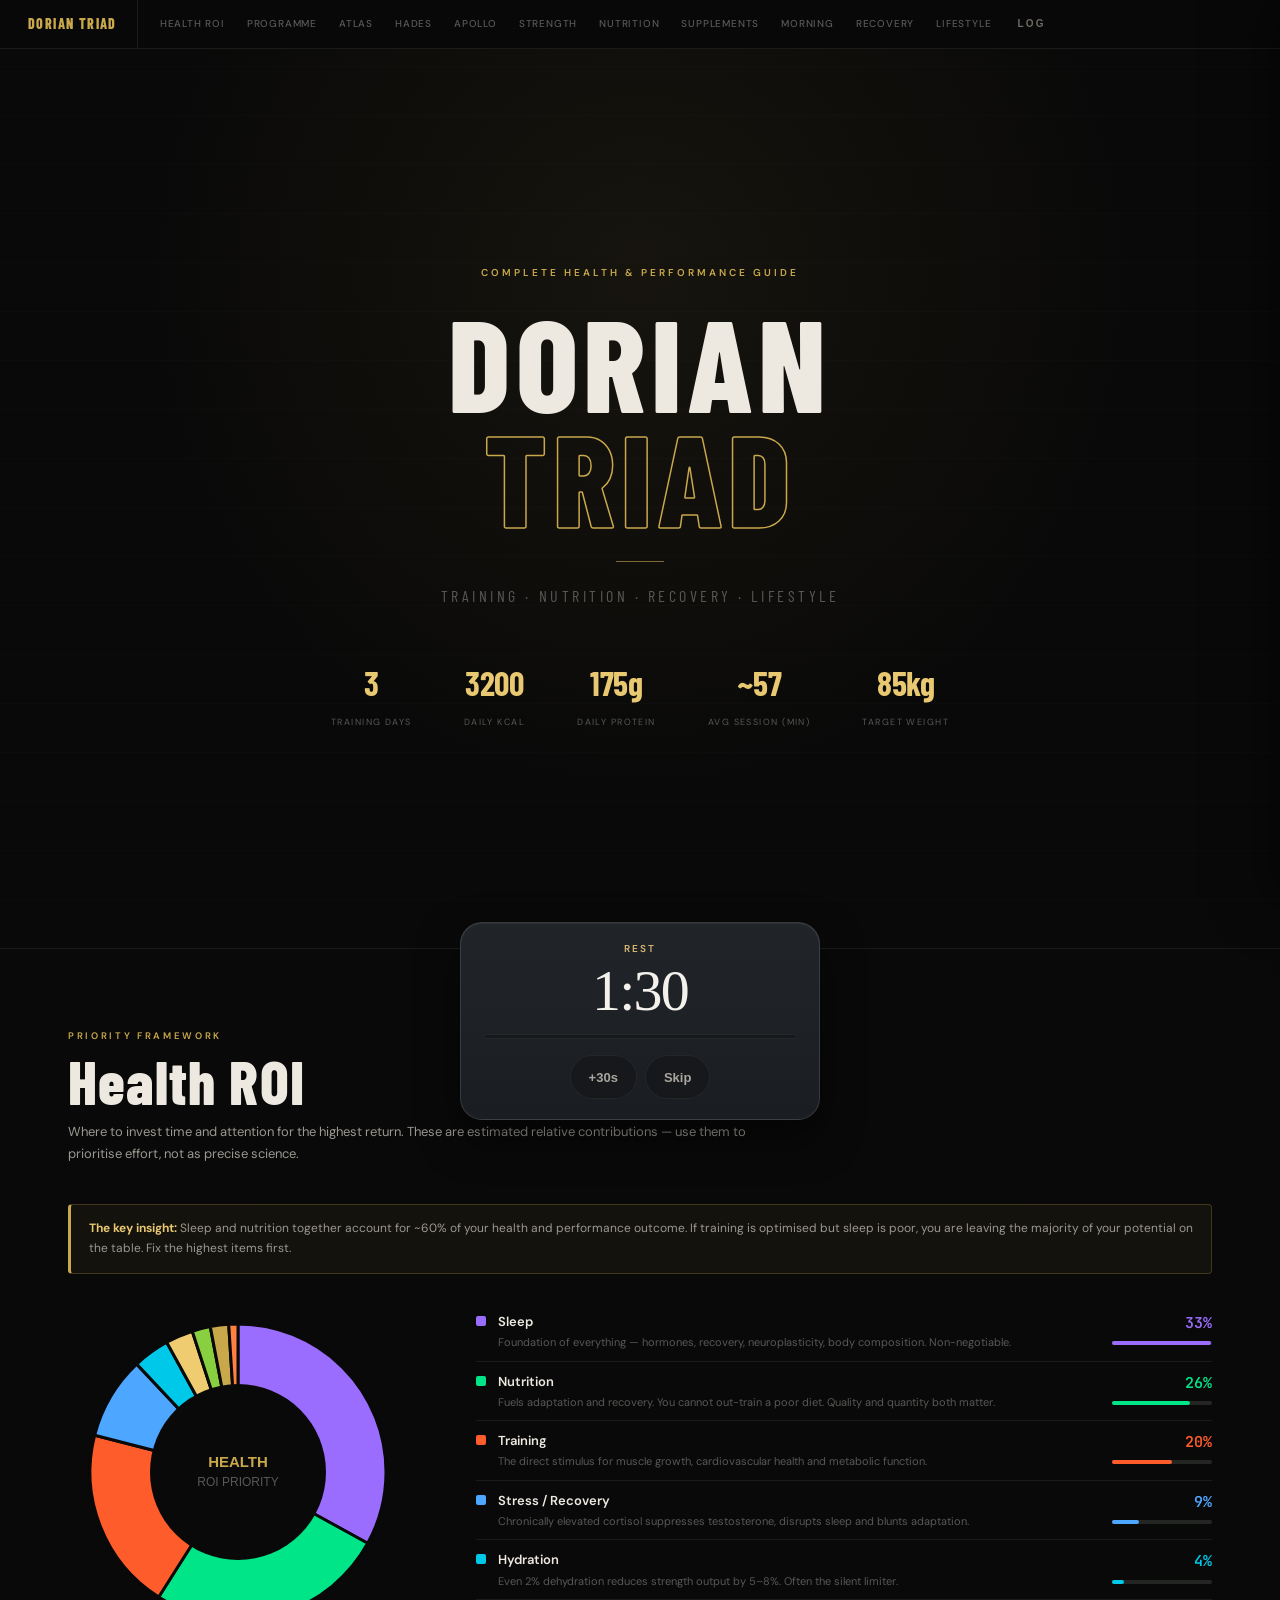
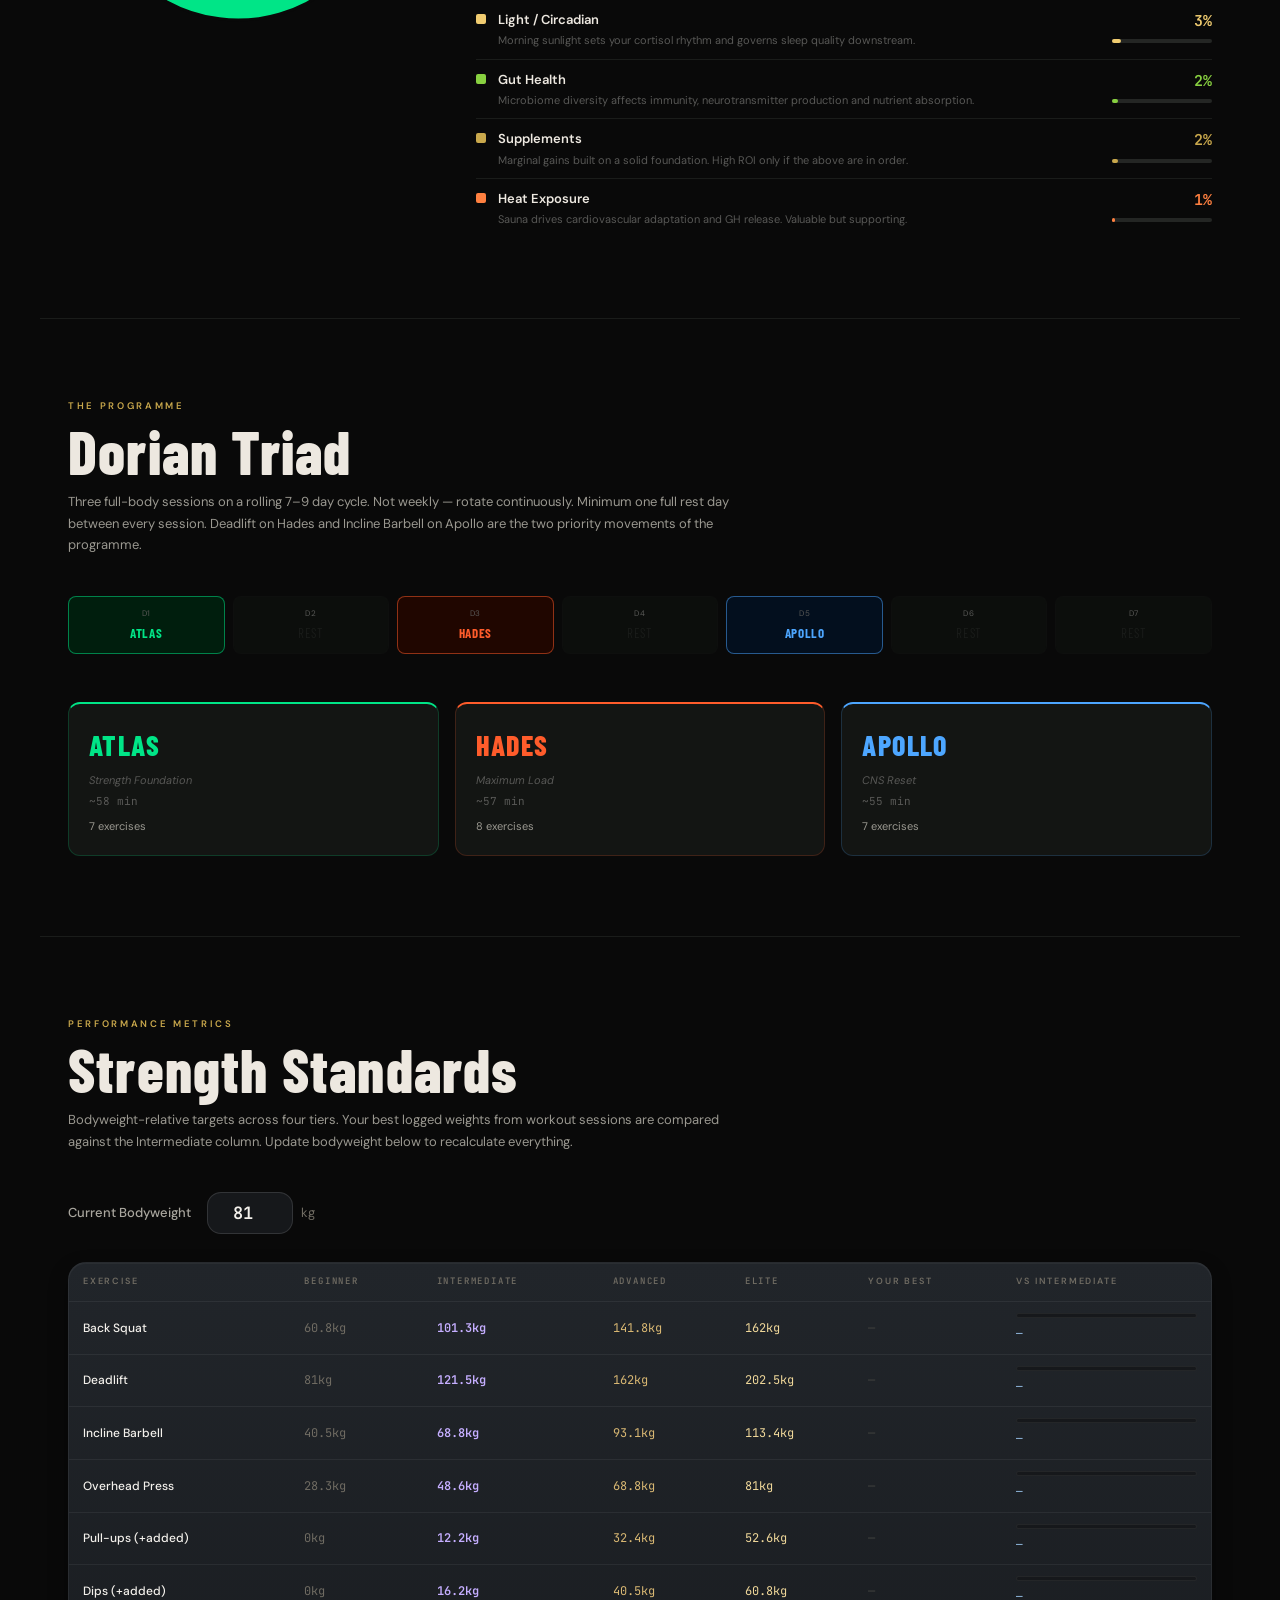
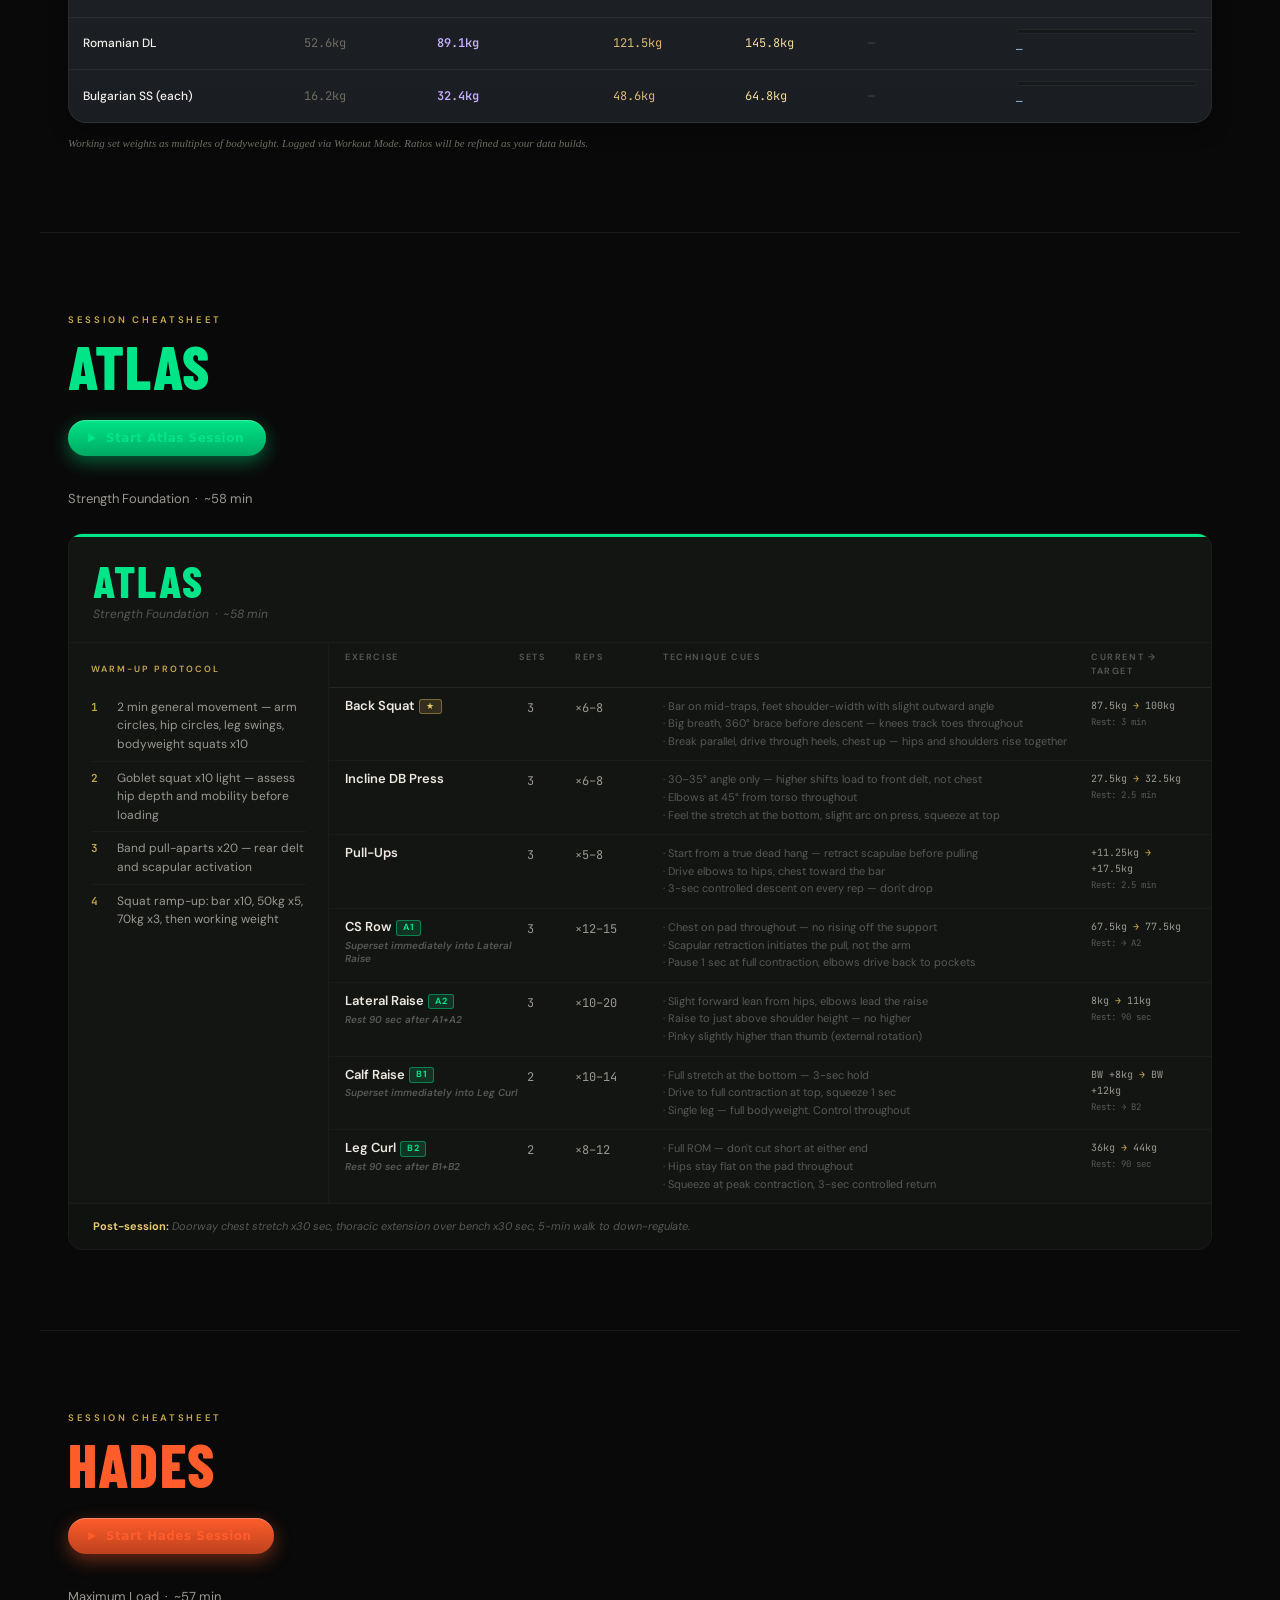
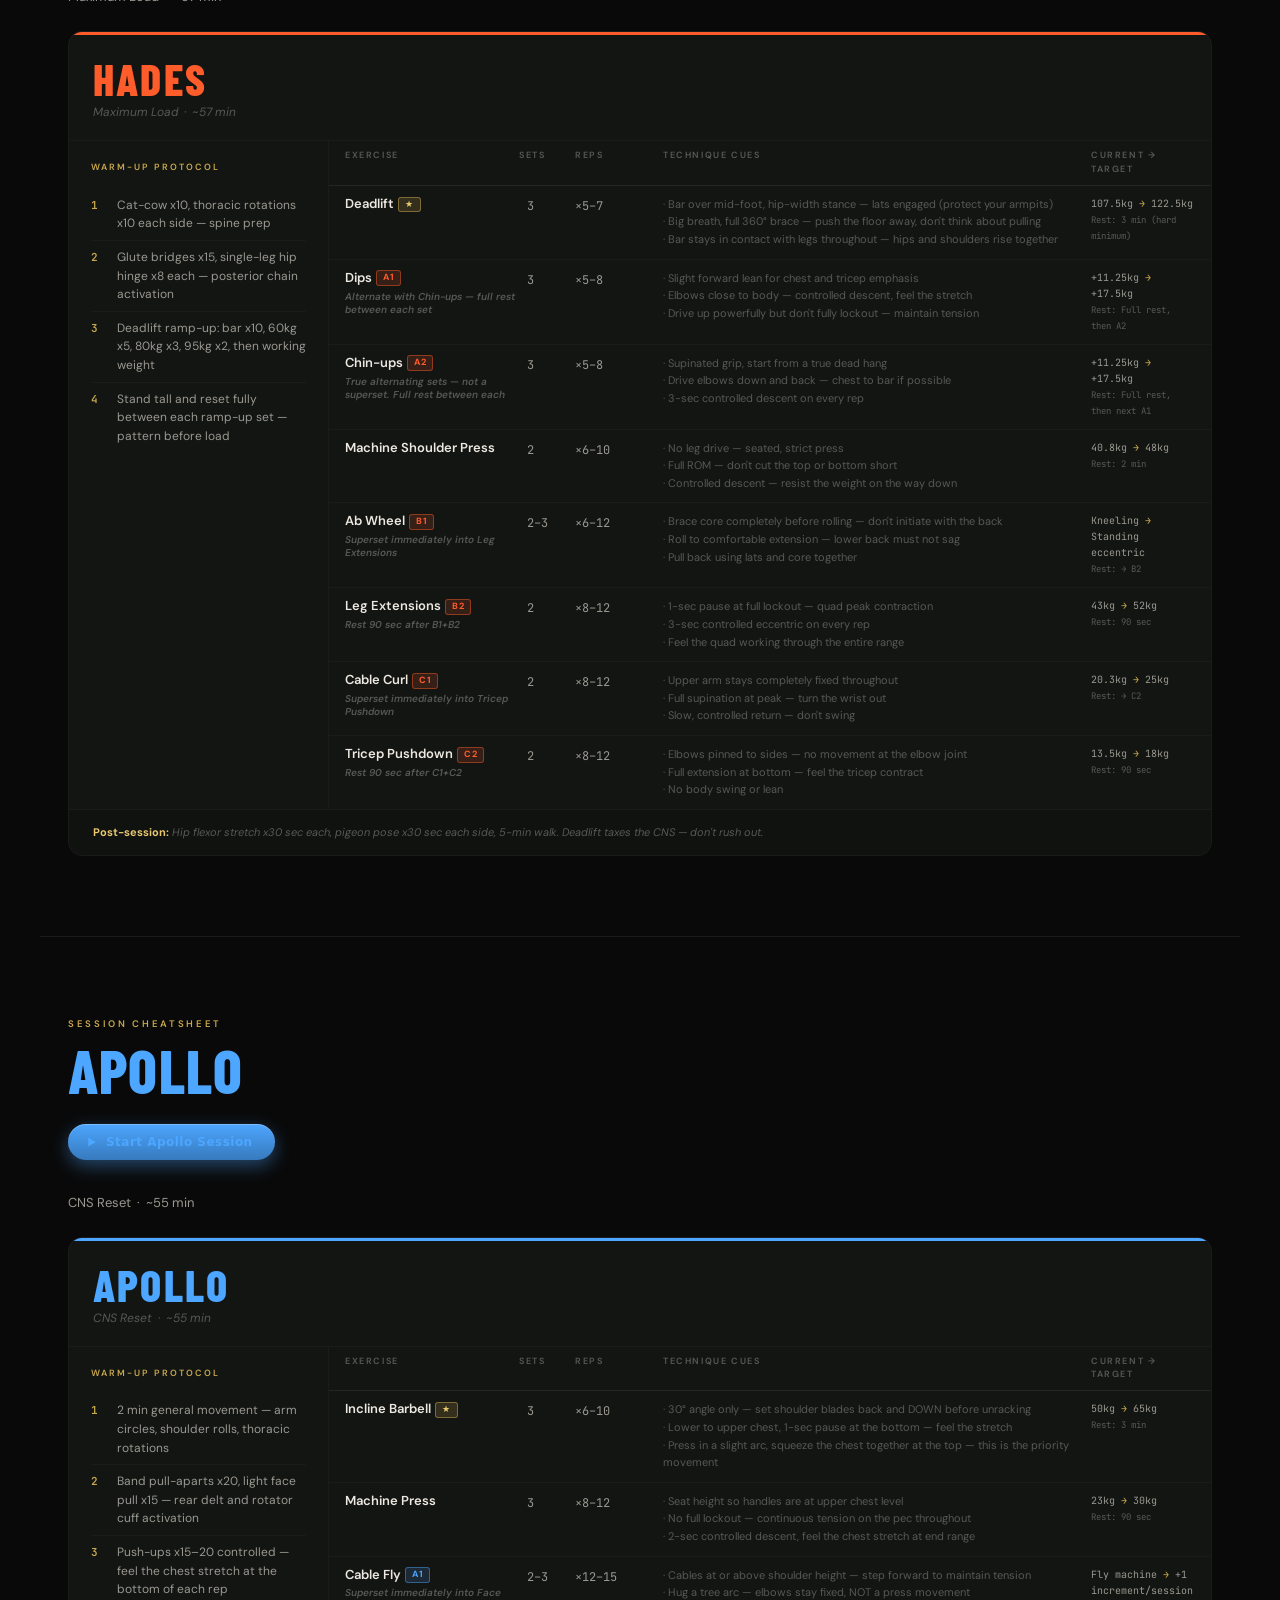
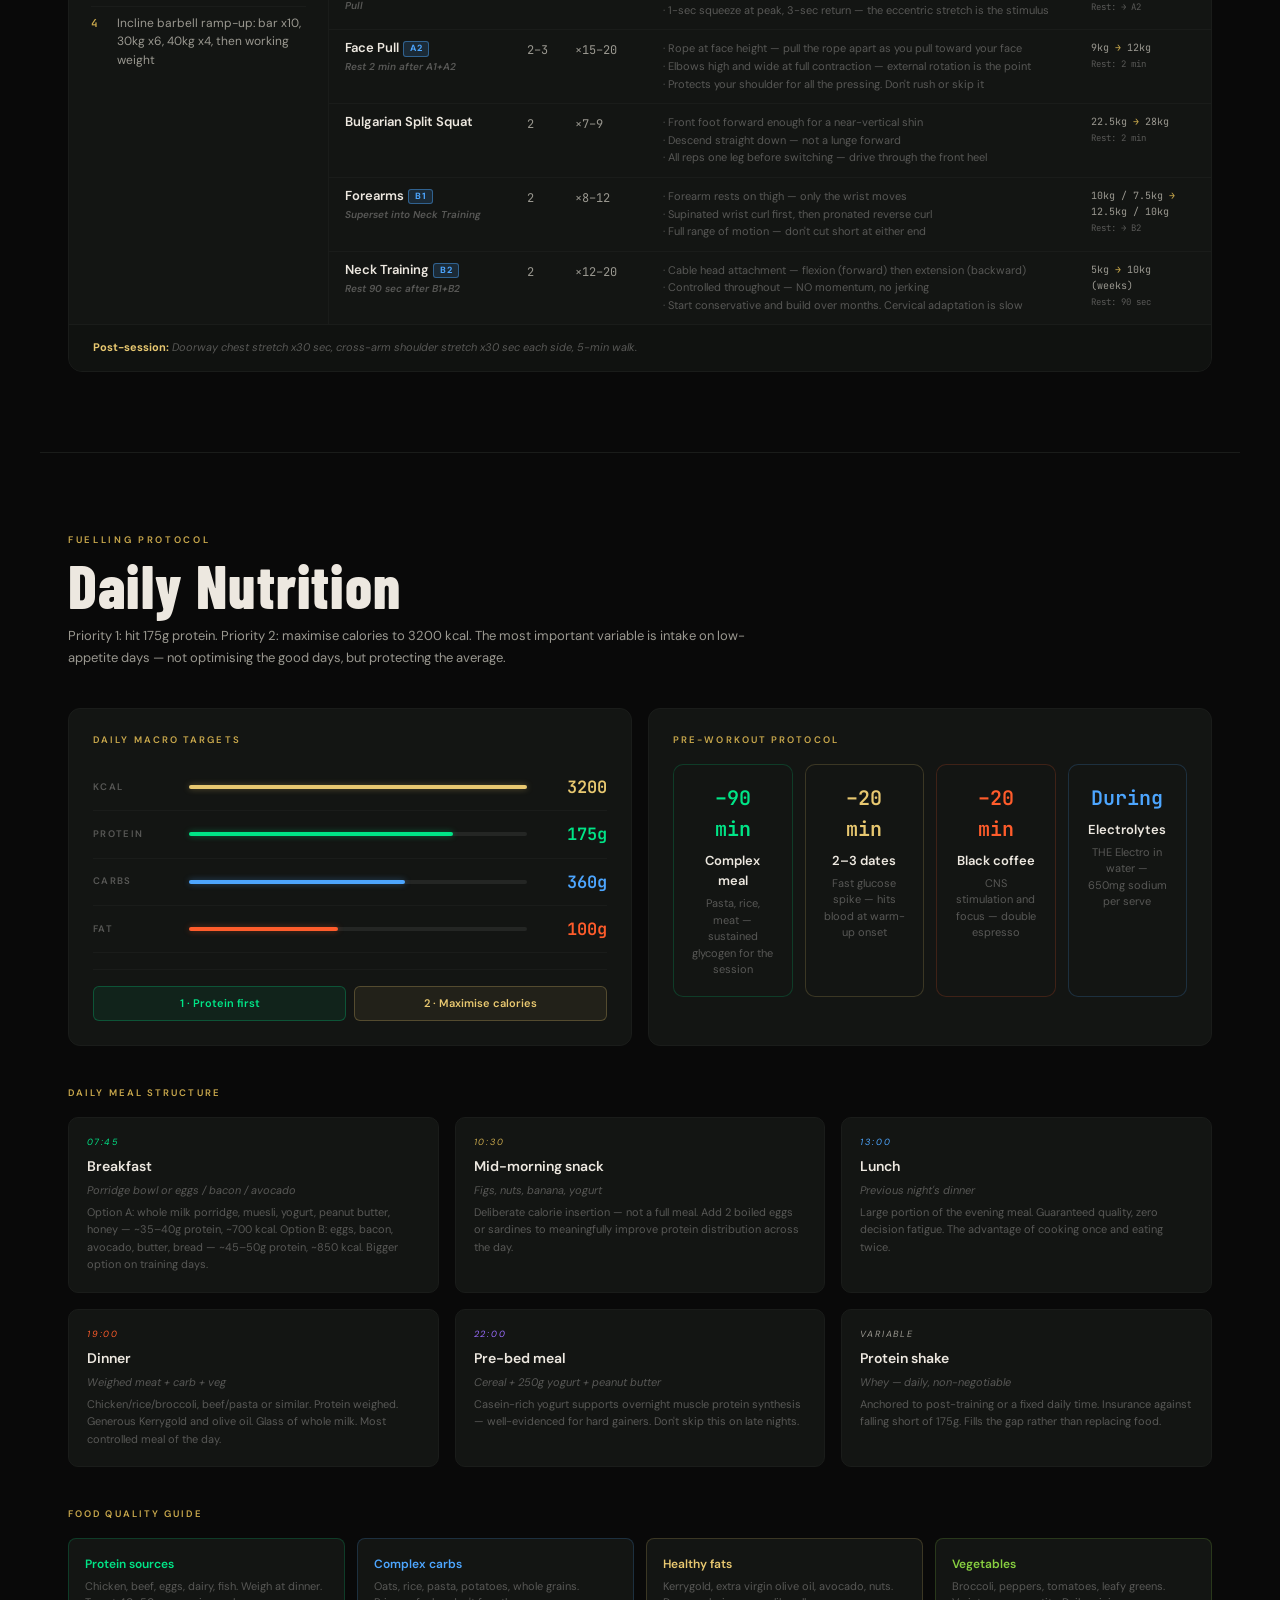
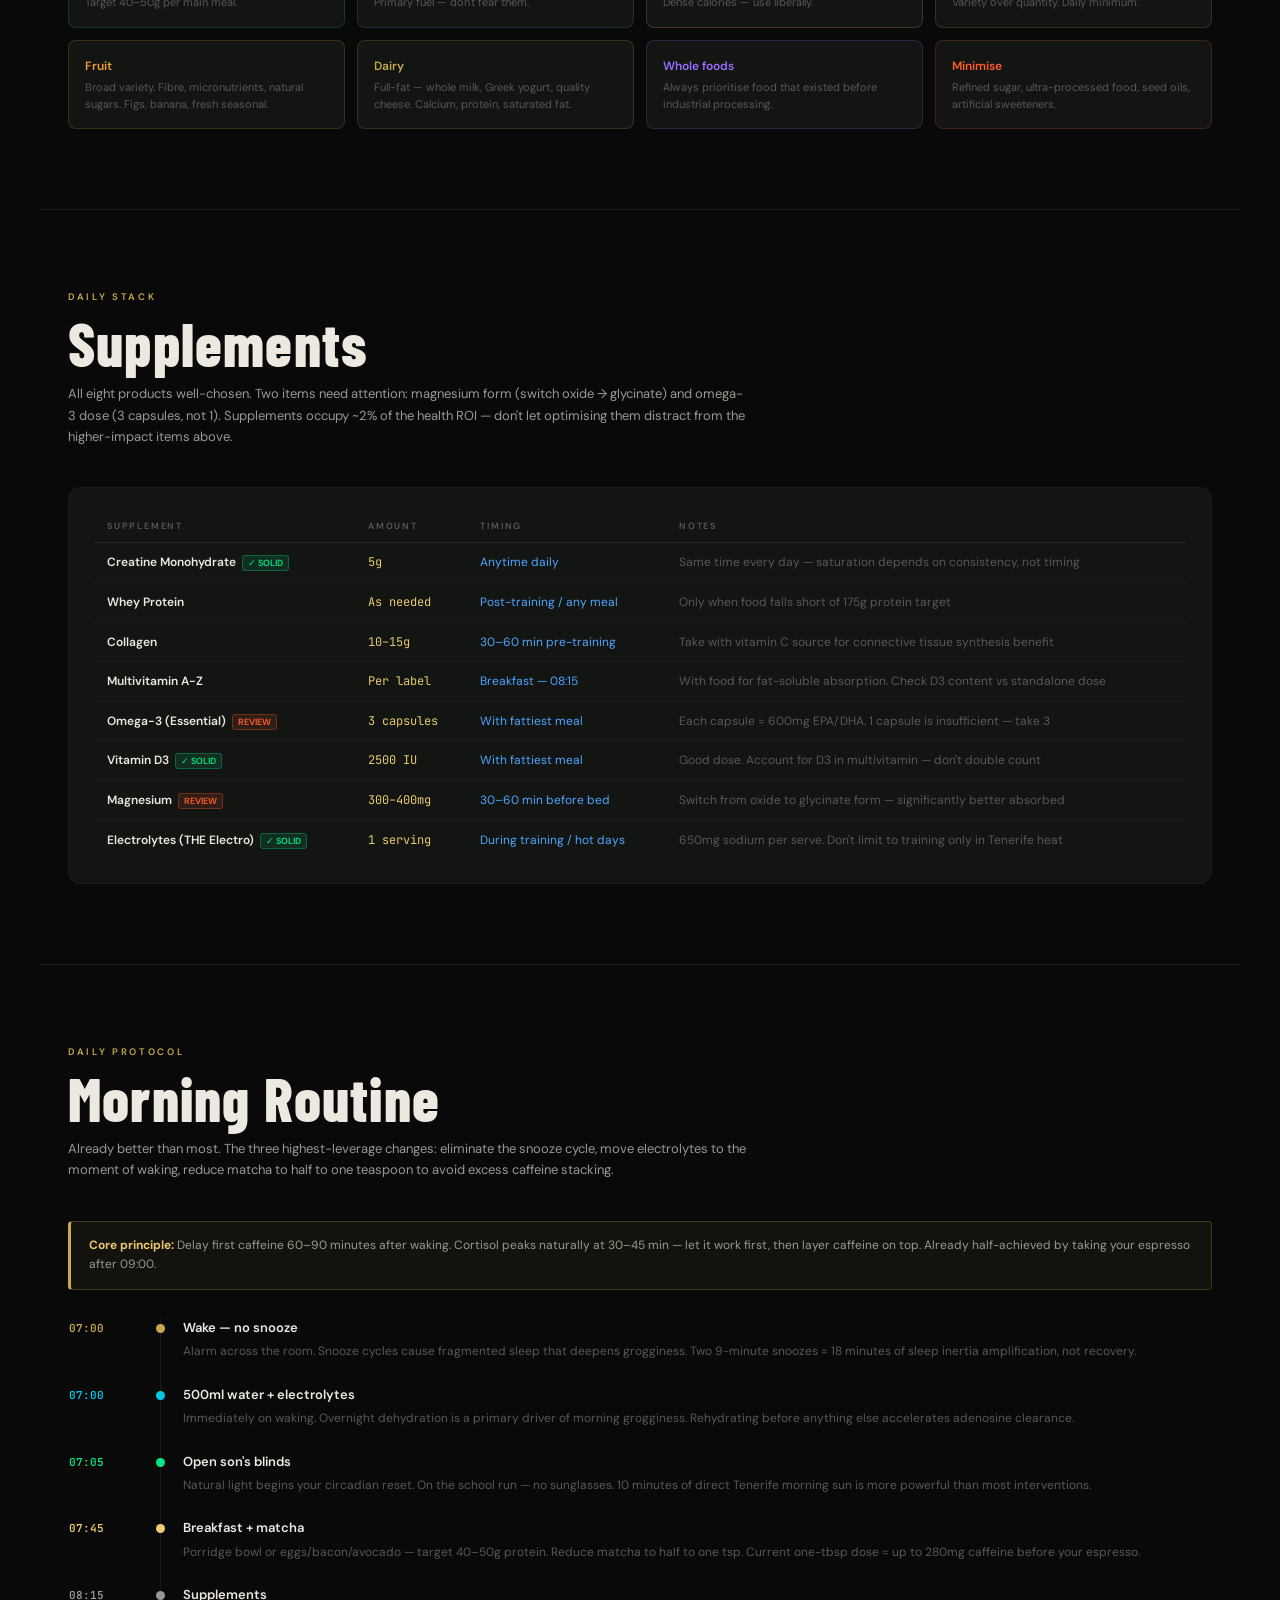
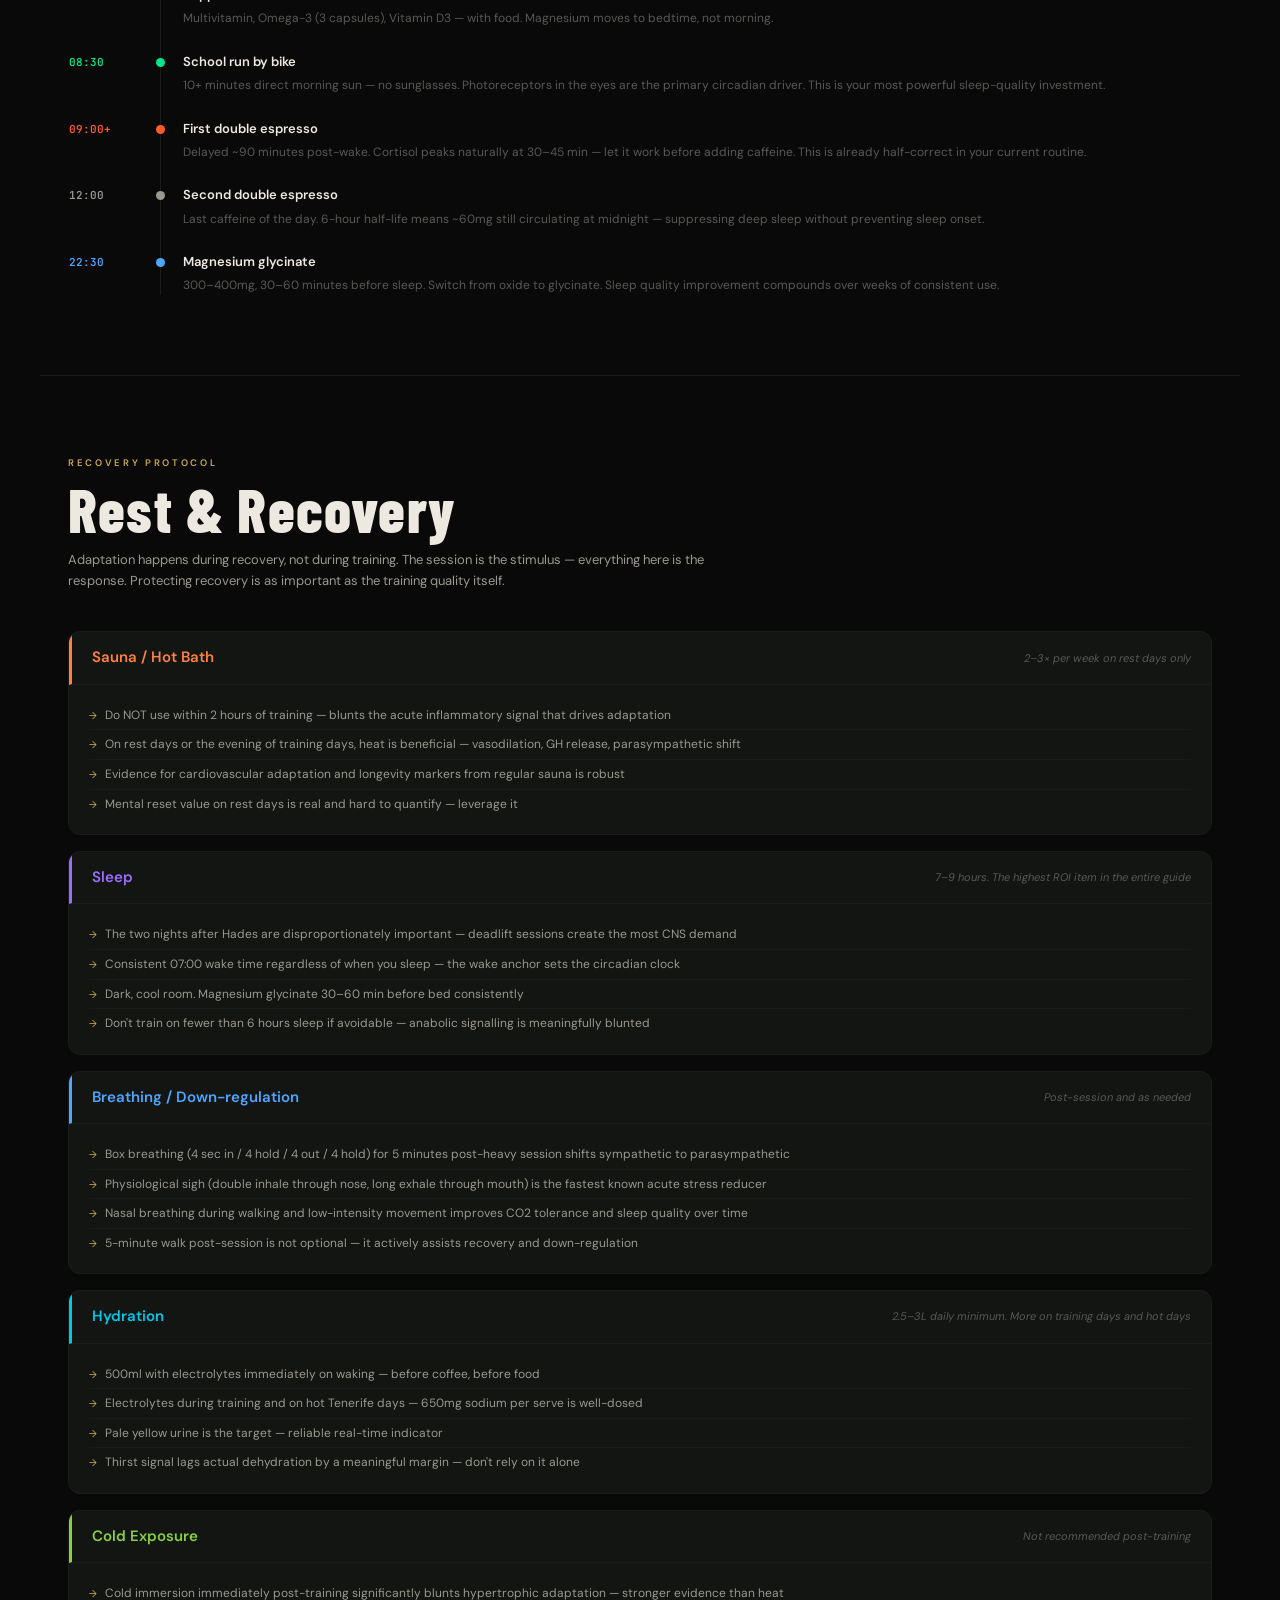
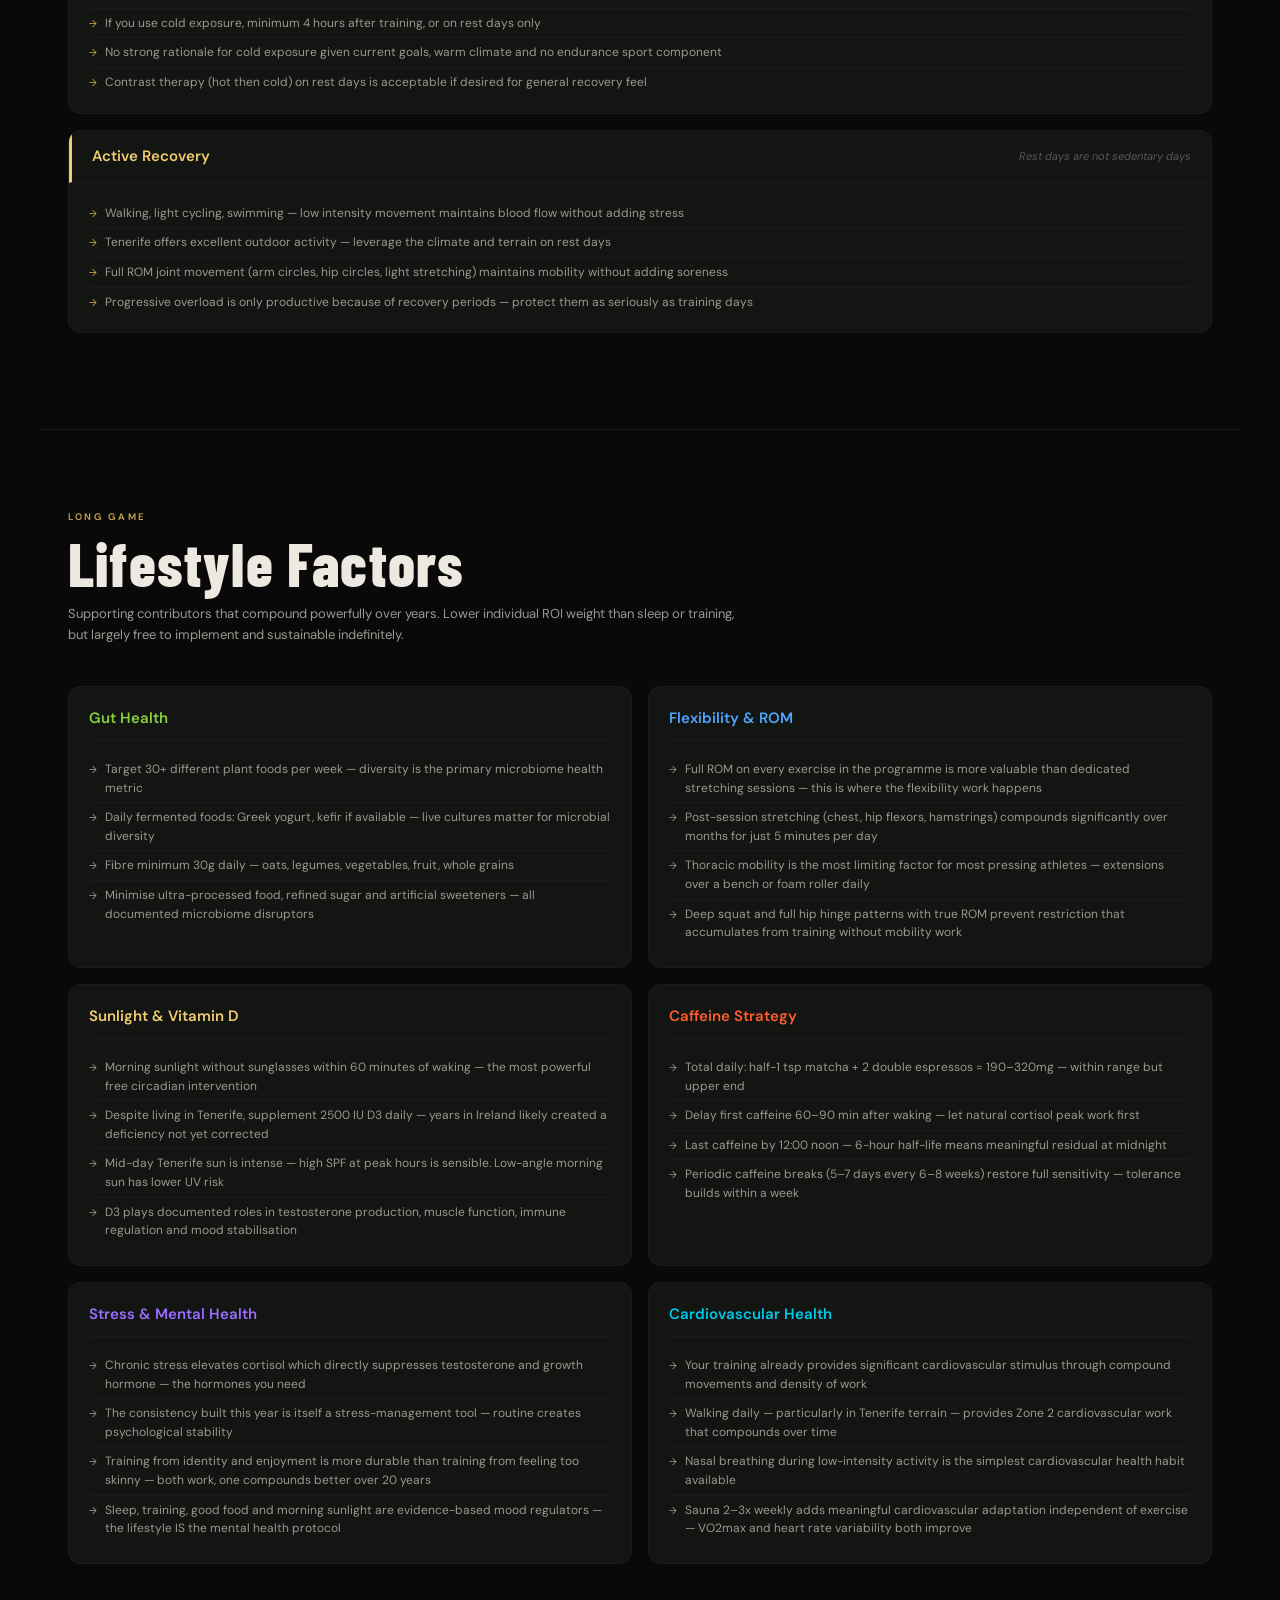
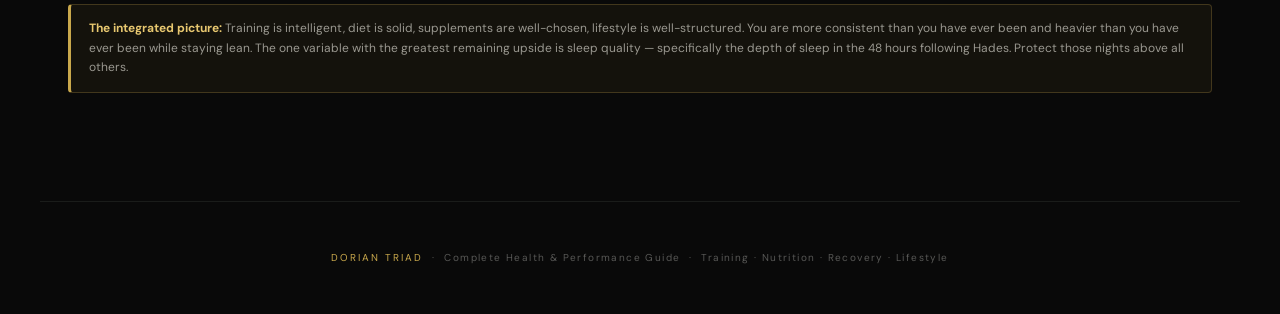
<file: dorian_triad_guide.html>
<!DOCTYPE html>
<html lang="en">
<head>
<link rel="stylesheet" href="dt-app.css">
<meta charset="UTF-8">
<meta name="viewport" content="width=device-width,initial-scale=1">
<title>Dorian Triad — Complete Health &amp; Performance Guide</title>
<style>
@import url('https://fonts.googleapis.com/css2?family=Barlow+Condensed:wght@400;600;700;800&family=DM+Sans:ital,wght@0,300;0,400;0,500;0,600;1,400&family=JetBrains+Mono:wght@400;600&display=swap');
*,*::before,*::after{box-sizing:border-box;margin:0;padding:0;}
:root{--bg:#090909;--bg2:#0C0E0C;--bg3:#101210;--surf:#131513;--border:#1A1C1A;--border2:#242624;
  --gold:#C9A84C;--gold-l:#E8C870;--atlas:#00E587;--hades:#FF5C2B;--apollo:#4DA6FF;
  --text:#EDE8E0;--text2:#9A9890;--text3:#585856;}
html{scroll-behavior:smooth;}
body{background:var(--bg);color:var(--text);font-family:'DM Sans',system-ui,sans-serif;font-size:14px;line-height:1.55;-webkit-font-smoothing:antialiased;}
.nav{position:sticky;top:0;z-index:100;background:rgba(9,9,9,.96);backdrop-filter:blur(16px);border-bottom:1px solid var(--border);padding:0 28px;display:flex;align-items:center;gap:2px;overflow-x:auto;scrollbar-width:none;}
.nav::-webkit-scrollbar{display:none;}
.nav-logo{font-family:'Barlow Condensed',sans-serif;font-size:14px;font-weight:800;letter-spacing:.1em;color:var(--gold);white-space:nowrap;padding:13px 20px 13px 0;border-right:1px solid var(--border);margin-right:10px;}
.nav a{font-size:10px;font-weight:500;letter-spacing:.08em;text-transform:uppercase;color:var(--text3);text-decoration:none;padding:13px 10px;white-space:nowrap;transition:color .2s;}
.nav a:hover{color:var(--gold);}
.cover{min-height:100vh;display:flex;flex-direction:column;align-items:center;justify-content:center;text-align:center;padding:80px 24px;background:radial-gradient(ellipse at 50% 25%,rgba(201,168,76,.07) 0%,transparent 55%);border-bottom:1px solid var(--border);position:relative;overflow:hidden;}
.cover::before{content:'';position:absolute;inset:0;background:repeating-linear-gradient(0deg,transparent,transparent 48px,rgba(255,255,255,.013) 48px,rgba(255,255,255,.013) 49px);pointer-events:none;}
.cover-eyebrow{font-size:10px;letter-spacing:.3em;text-transform:uppercase;color:var(--gold);margin-bottom:24px;font-weight:600;}
.cover-title{font-family:'Barlow Condensed',sans-serif;font-size:clamp(72px,11vw,130px);font-weight:800;letter-spacing:.04em;line-height:.88;color:var(--text);margin-bottom:6px;}
.cover-title .ol{color:transparent;-webkit-text-stroke:1.5px var(--gold);}
.cover-rule{width:48px;height:1px;background:var(--gold);margin:22px auto;opacity:.6;}
.cover-sub{font-family:'Barlow Condensed',sans-serif;font-size:16px;font-weight:400;letter-spacing:.22em;color:var(--text3);text-transform:uppercase;margin-bottom:48px;}
.cover-stats{display:flex;gap:52px;justify-content:center;flex-wrap:wrap;}
.sv{font-family:'Barlow Condensed',sans-serif;font-size:34px;font-weight:700;color:var(--gold-l);display:block;letter-spacing:-.01em;}
.sl{font-size:9px;letter-spacing:.16em;text-transform:uppercase;color:var(--text3);}
.sec{max-width:1200px;margin:0 auto;padding:80px 28px;border-bottom:1px solid var(--border);}
.sec-ey{font-size:9.5px;letter-spacing:.28em;text-transform:uppercase;color:var(--gold);font-weight:600;margin-bottom:8px;}
.sec-ti{font-family:'Barlow Condensed',sans-serif;font-size:clamp(38px,5vw,60px);font-weight:800;letter-spacing:.02em;line-height:1;margin-bottom:10px;}
.sec-de{font-size:13px;color:var(--text2);max-width:680px;line-height:1.65;margin-bottom:40px;}
.card{background:var(--surf);border:.5px solid var(--border);border-radius:12px;padding:24px;}
.card-sm{background:var(--surf);border:.5px solid var(--border);border-radius:8px;padding:16px;}
.g2{display:grid;grid-template-columns:repeat(2,1fr);gap:16px;}
.g3{display:grid;grid-template-columns:repeat(3,1fr);gap:16px;}
.g4{display:grid;grid-template-columns:repeat(4,1fr);gap:12px;}
.insight{background:rgba(201,168,76,.06);border:.5px solid rgba(201,168,76,.25);border-left:3px solid var(--gold);border-radius:4px;padding:14px 18px;font-size:12px;color:var(--text2);line-height:1.65;margin-bottom:28px;}
.insight strong{color:var(--gold-l);}
.cyc{display:grid;grid-template-columns:repeat(7,1fr);gap:8px;margin-bottom:48px;}
.cp{border-radius:8px;padding:10px 4px;text-align:center;border:.5px solid;}
.cp-d{font-size:8px;color:var(--text3);letter-spacing:.08em;margin-bottom:4px;}
.cp-n{font-family:'Barlow Condensed',sans-serif;font-size:13px;font-weight:700;letter-spacing:.05em;}
.roi-wrap{display:grid;grid-template-columns:360px 1fr;gap:48px;align-items:start;}
.roi-item{display:flex;align-items:flex-start;gap:12px;padding:10px 0;border-bottom:.5px solid var(--border);}
.roi-item:last-child{border-bottom:none;}
.roi-dot{width:10px;height:10px;border-radius:2px;flex-shrink:0;margin-top:4px;}
.roi-meta{flex:1;}
.roi-label{font-size:13px;font-weight:600;color:var(--text);margin-bottom:2px;}
.roi-detail{font-size:11px;color:var(--text3);line-height:1.5;}
.roi-right{text-align:right;min-width:100px;}
.roi-pct{font-family:'JetBrains Mono',monospace;font-size:15px;font-weight:600;display:block;margin-bottom:6px;}
.roi-bar-bg{background:var(--border2);border-radius:2px;height:4px;width:100px;margin-left:auto;}
.roi-bar{height:4px;border-radius:2px;}
.wk-card{background:var(--surf);border:.5px solid var(--border);border-radius:14px;overflow:hidden;margin-bottom:0;}
.wk-head{padding:22px 24px 18px;border-bottom:.5px solid var(--border);}
.wk-name{font-family:'Barlow Condensed',sans-serif;font-size:44px;font-weight:800;letter-spacing:.05em;line-height:1;}
.wk-sub{font-size:12px;color:var(--text3);font-style:italic;margin-top:2px;}
.wk-body{display:grid;grid-template-columns:260px 1fr;}
.wk-wu{padding:20px 22px;border-right:.5px solid var(--border);}
.wu-lbl{font-size:9px;letter-spacing:.22em;text-transform:uppercase;color:var(--gold);font-weight:600;margin-bottom:14px;}
.ws{display:flex;gap:10px;padding:7px 0;border-bottom:.5px solid var(--border);font-size:12px;color:var(--text2);}
.ws:last-child{border-bottom:none;}
.ws-n{font-family:'JetBrains Mono',monospace;font-size:11px;color:var(--gold);font-weight:600;min-width:16px;padding-top:1px;}
.ex-hdr{display:grid;grid-template-columns:190px 56px 76px 1fr 120px;font-size:9px;letter-spacing:.18em;text-transform:uppercase;color:var(--text3);font-weight:600;padding:8px 0;border-bottom:.5px solid var(--border2);}
.ex-hdr>div:first-child{padding-left:16px;}
.ex-hdr>div:last-child{padding-right:16px;}
.ex-row{display:grid;grid-template-columns:190px 56px 76px 1fr 120px;align-items:start;border-bottom:.5px solid var(--border);padding:10px 0;}
.ex-row:last-child{border-bottom:none;}
.ex-n{font-size:13px;font-weight:600;color:var(--text);line-height:1.3;padding-left:16px;}
.ex-ss{font-size:10px;color:var(--text3);font-style:italic;margin-top:3px;}
.ex-s{font-family:'JetBrains Mono',monospace;font-size:12px;color:var(--text2);padding:0 8px;padding-top:1px;}
.ex-r{font-family:'JetBrains Mono',monospace;font-size:12px;color:var(--text2);padding-top:1px;}
.ex-cue{font-size:11px;color:var(--text3);line-height:1.6;padding:0 12px;}
.ex-tgt{font-family:'JetBrains Mono',monospace;font-size:10px;color:var(--text2);padding-right:16px;line-height:1.6;}
.tgt-arr{color:var(--gold);}
.wk-post{padding:14px 24px;border-top:.5px solid var(--border);font-size:11px;color:var(--text3);font-style:italic;background:var(--bg3);}
.wk-post strong{color:var(--gold-l);font-style:normal;}
.mr{display:flex;align-items:center;gap:16px;padding:10px 0;border-bottom:.5px solid var(--border);}
.mr:last-child{border-bottom:none;}
.ml{font-size:9.5px;letter-spacing:.14em;text-transform:uppercase;color:var(--text3);min-width:80px;font-weight:600;}
.mb{flex:1;background:var(--border2);border-radius:2px;height:4px;}
.mbar{height:4px;border-radius:2px;}
.mv{font-family:'JetBrains Mono',monospace;font-size:17px;font-weight:600;min-width:64px;text-align:right;}
.meal{background:var(--surf);border:.5px solid var(--border);border-radius:10px;padding:18px;}
.meal-t{font-size:9px;letter-spacing:.2em;text-transform:uppercase;font-style:italic;margin-bottom:6px;}
.meal-ti{font-size:14px;font-weight:600;color:var(--text);margin-bottom:4px;}
.meal-d{font-size:11px;color:var(--text3);line-height:1.6;}
.pw{background:var(--surf);border:.5px solid var(--border);border-radius:10px;padding:18px;text-align:center;}
.pw-t{font-family:'JetBrains Mono',monospace;font-size:20px;font-weight:600;display:block;margin-bottom:6px;}
.pw-l{font-size:13px;font-weight:600;color:var(--text);margin-bottom:4px;}
.pw-d{font-size:11px;color:var(--text3);line-height:1.5;}
.st{width:100%;border-collapse:collapse;}
.st th{font-size:9px;letter-spacing:.2em;text-transform:uppercase;color:var(--text3);font-weight:600;padding:8px 14px;text-align:left;border-bottom:.5px solid var(--border2);}
.st td{padding:10px 14px;border-bottom:.5px solid var(--border);font-size:12px;vertical-align:top;}
.st tr:last-child td{border-bottom:none;}
.sn{font-weight:600;color:var(--text);}
.sa{font-family:'JetBrains Mono',monospace;color:var(--gold-l);}
.sti{color:var(--apollo);}
.sno{color:var(--text3);font-size:11px;line-height:1.5;}
.tl{position:relative;padding-left:92px;}
.tl-i{position:relative;padding:0 0 24px 22px;border-left:1px solid var(--border);}
.tl-i:last-child{padding-bottom:0;}
.tl-ti{position:absolute;left:-92px;top:2px;font-family:'JetBrains Mono',monospace;font-size:11px;font-weight:600;white-space:nowrap;}
.tl-dot{position:absolute;left:-5px;top:6px;width:9px;height:9px;border-radius:50%;border:1.5px solid;}
.tl-h{font-size:13px;font-weight:600;color:var(--text);margin-bottom:4px;}
.tl-d{font-size:12px;color:var(--text3);line-height:1.55;}
.rc{background:var(--surf);border:.5px solid var(--border);border-radius:12px;overflow:hidden;margin-bottom:16px;}
.rc-h{display:flex;align-items:center;justify-content:space-between;padding:14px 20px;border-bottom:.5px solid var(--border);}
.rc-n{font-size:15px;font-weight:600;}
.rc-f{font-size:11px;color:var(--text3);font-style:italic;}
.rc-b{padding:16px 20px;}
.rc-b ul{list-style:none;}
.rc-b li{font-size:12px;color:var(--text2);padding:5px 0 5px 16px;border-bottom:.5px solid var(--border);position:relative;line-height:1.55;}
.rc-b li:last-child{border-bottom:none;}
.rc-b li::before{content:"→";position:absolute;left:0;color:var(--gold);font-size:10px;top:7px;}
.lc{background:var(--surf);border:.5px solid var(--border);border-radius:12px;padding:20px;}
.lc-t{font-size:15px;font-weight:600;margin-bottom:14px;padding-bottom:10px;border-bottom:.5px solid var(--border);}
.lc ul{list-style:none;}
.lc li{font-size:12px;color:var(--text2);padding:5px 0 5px 16px;border-bottom:.5px solid var(--border);position:relative;line-height:1.55;}
.lc li:last-child{border-bottom:none;}
.lc li::before{content:"→";position:absolute;left:0;font-size:10px;top:7px;}
.foot{text-align:center;padding:48px 24px;font-size:10px;color:var(--text3);letter-spacing:.14em;}
@media(max-width:900px){
  .roi-wrap{grid-template-columns:1fr;}
  .wk-body{grid-template-columns:1fr;}
  .wk-wu{border-right:none;border-bottom:.5px solid var(--border);}
  .ex-hdr,.ex-row{grid-template-columns:1fr 56px 76px;}
  .ex-cue,.ex-tgt{display:none;}
}
@media(max-width:640px){
  .g2,.g3,.g4{grid-template-columns:1fr;}
  .sec{padding:52px 16px;}
  .cyc{gap:4px;}
  .tl{padding-left:68px;}
  .tl-ti{font-size:9px;left:-68px;}
  .cover-stats{gap:28px;}
  .roi-bar-bg{width:60px;}
}
@media print{.nav{display:none;}.sec{page-break-inside:avoid;}}
</style>
</head>
<script src="dt-app.js"></script>
<body>
<nav class="nav"><div class="nav-logo">DORIAN TRIAD</div><a href="#roi">Health ROI</a><a href="#programme">Programme</a><a href="#atlas">Atlas</a><a href="#hades">Hades</a><a href="#apollo">Apollo</a><a href="#nutrition">Nutrition</a><a href="#supps">Supplements</a><a href="#morning">Morning</a><a href="#recovery">Recovery</a><a href="#lifestyle">Lifestyle</a></nav>
<div class="cover" id="top">
<div class="cover-eyebrow">Complete Health &amp; Performance Guide</div>
<div class="cover-title">DORIAN<br><span class="ol">TRIAD</span></div>
<div class="cover-rule"></div>
<div class="cover-sub">Training · Nutrition · Recovery · Lifestyle</div>
<div class="cover-stats">
  <div><span class="sv">3</span><span class="sl">Training Days</span></div>
  <div><span class="sv">3200</span><span class="sl">Daily kcal</span></div>
  <div><span class="sv">175g</span><span class="sl">Daily Protein</span></div>
  <div><span class="sv">~57</span><span class="sl">Avg Session (min)</span></div>
  <div><span class="sv">85kg</span><span class="sl">Target Weight</span></div>
</div></div>
<section class="sec" id="roi">
<div class="sec-ey">Priority Framework</div>
<div class="sec-ti">Health ROI</div>
<div class="sec-de">Where to invest time and attention for the highest return. These are estimated relative contributions — use them to prioritise effort, not as precise science.</div>
<div class="insight"><strong>The key insight:</strong> Sleep and nutrition together account for ~60% of your health and performance outcome. If training is optimised but sleep is poor, you are leaving the majority of your potential on the table. Fix the highest items first.</div>
<div class="roi-wrap">
  <div><canvas id="rc" width="340" height="340" style="display:block;max-width:100%;"></canvas></div>
  <div><div class="roi-item">
  <div class="roi-dot" style="background:#9B6DFF;"></div>
  <div class="roi-meta"><div class="roi-label">Sleep</div><div class="roi-detail">Foundation of everything — hormones, recovery, neuroplasticity, body composition. Non-negotiable.</div></div>
  <div class="roi-right"><span class="roi-pct" style="color:#9B6DFF;">33%</span>
  <div class="roi-bar-bg"><div class="roi-bar" style="width:99px;background:#9B6DFF;"></div></div></div>
</div><div class="roi-item">
  <div class="roi-dot" style="background:#00E587;"></div>
  <div class="roi-meta"><div class="roi-label">Nutrition</div><div class="roi-detail">Fuels adaptation and recovery. You cannot out-train a poor diet. Quality and quantity both matter.</div></div>
  <div class="roi-right"><span class="roi-pct" style="color:#00E587;">26%</span>
  <div class="roi-bar-bg"><div class="roi-bar" style="width:78px;background:#00E587;"></div></div></div>
</div><div class="roi-item">
  <div class="roi-dot" style="background:#FF5C2B;"></div>
  <div class="roi-meta"><div class="roi-label">Training</div><div class="roi-detail">The direct stimulus for muscle growth, cardiovascular health and metabolic function.</div></div>
  <div class="roi-right"><span class="roi-pct" style="color:#FF5C2B;">20%</span>
  <div class="roi-bar-bg"><div class="roi-bar" style="width:60px;background:#FF5C2B;"></div></div></div>
</div><div class="roi-item">
  <div class="roi-dot" style="background:#4DA6FF;"></div>
  <div class="roi-meta"><div class="roi-label">Stress / Recovery</div><div class="roi-detail">Chronically elevated cortisol suppresses testosterone, disrupts sleep and blunts adaptation.</div></div>
  <div class="roi-right"><span class="roi-pct" style="color:#4DA6FF;">9%</span>
  <div class="roi-bar-bg"><div class="roi-bar" style="width:27px;background:#4DA6FF;"></div></div></div>
</div><div class="roi-item">
  <div class="roi-dot" style="background:#00C8E8;"></div>
  <div class="roi-meta"><div class="roi-label">Hydration</div><div class="roi-detail">Even 2% dehydration reduces strength output by 5–8%. Often the silent limiter.</div></div>
  <div class="roi-right"><span class="roi-pct" style="color:#00C8E8;">4%</span>
  <div class="roi-bar-bg"><div class="roi-bar" style="width:12px;background:#00C8E8;"></div></div></div>
</div><div class="roi-item">
  <div class="roi-dot" style="background:#F0CC70;"></div>
  <div class="roi-meta"><div class="roi-label">Light / Circadian</div><div class="roi-detail">Morning sunlight sets your cortisol rhythm and governs sleep quality downstream.</div></div>
  <div class="roi-right"><span class="roi-pct" style="color:#F0CC70;">3%</span>
  <div class="roi-bar-bg"><div class="roi-bar" style="width:9px;background:#F0CC70;"></div></div></div>
</div><div class="roi-item">
  <div class="roi-dot" style="background:#88D040;"></div>
  <div class="roi-meta"><div class="roi-label">Gut Health</div><div class="roi-detail">Microbiome diversity affects immunity, neurotransmitter production and nutrient absorption.</div></div>
  <div class="roi-right"><span class="roi-pct" style="color:#88D040;">2%</span>
  <div class="roi-bar-bg"><div class="roi-bar" style="width:6px;background:#88D040;"></div></div></div>
</div><div class="roi-item">
  <div class="roi-dot" style="background:#C9A84C;"></div>
  <div class="roi-meta"><div class="roi-label">Supplements</div><div class="roi-detail">Marginal gains built on a solid foundation. High ROI only if the above are in order.</div></div>
  <div class="roi-right"><span class="roi-pct" style="color:#C9A84C;">2%</span>
  <div class="roi-bar-bg"><div class="roi-bar" style="width:6px;background:#C9A84C;"></div></div></div>
</div><div class="roi-item">
  <div class="roi-dot" style="background:#FF8040;"></div>
  <div class="roi-meta"><div class="roi-label">Heat Exposure</div><div class="roi-detail">Sauna drives cardiovascular adaptation and GH release. Valuable but supporting.</div></div>
  <div class="roi-right"><span class="roi-pct" style="color:#FF8040;">1%</span>
  <div class="roi-bar-bg"><div class="roi-bar" style="width:3px;background:#FF8040;"></div></div></div>
</div></div>
</div></section>
<script>(function(){
  var data=[{l:"Sleep",p:33,c:"#9B6DFF"},{l:"Nutrition",p:26,c:"#00E587"},{l:"Training",p:20,c:"#FF5C2B"},{l:"Stress / Recovery",p:9,c:"#4DA6FF"},{l:"Hydration",p:4,c:"#00C8E8"},{l:"Light / Circadian",p:3,c:"#F0CC70"},{l:"Gut Health",p:2,c:"#88D040"},{l:"Supplements",p:2,c:"#C9A84C"},{l:"Heat Exposure",p:1,c:"#FF8040"}];
  var c=document.getElementById('rc');if(!c)return;
  var x=c.getContext('2d'),cx=170,cy=170,ro=148,ri=88,a=-Math.PI/2;
  data.forEach(function(d){
    var sw=(d.p/100)*2*Math.PI;
    x.beginPath();x.moveTo(cx,cy);x.arc(cx,cy,ro,a,a+sw);x.closePath();
    x.fillStyle=d.c;x.fill();
    x.strokeStyle='#090909';x.lineWidth=3;x.stroke();a+=sw;
  });
  x.beginPath();x.arc(cx,cy,ri,0,2*Math.PI);x.fillStyle='#090909';x.fill();
  x.fillStyle='#C9A84C';x.font='700 15px Barlow Condensed,sans-serif';x.textAlign='center';
  x.fillText('HEALTH',cx,cy-5);
  x.fillStyle='#585856';x.font='12px DM Sans,sans-serif';x.fillText('ROI PRIORITY',cx,cy+14);
})();</script>
<section class="sec" id="programme">
<div class="sec-ey">The Programme</div>
<div class="sec-ti">Dorian Triad</div>
<div class="sec-de">Three full-body sessions on a rolling 7–9 day cycle. Not weekly — rotate continuously. Minimum one full rest day between every session. Deadlift on Hades and Incline Barbell on Apollo are the two priority movements of the programme.</div>
<div class="cyc"><div class="cp" style="background:#001E0D;border-color:#00E58780;"><div class="cp-d">D1</div><div class="cp-n" style="color:#00E587;font-weight:700;">ATLAS</div></div><div class="cp" style="background:#0C0E0C;border-color:#1A1C1A20;"><div class="cp-d">D2</div><div class="cp-n" style="color:#1A1C1A;font-weight:400;">REST</div></div><div class="cp" style="background:#200600;border-color:#FF5C2B80;"><div class="cp-d">D3</div><div class="cp-n" style="color:#FF5C2B;font-weight:700;">HADES</div></div><div class="cp" style="background:#0C0E0C;border-color:#1A1C1A20;"><div class="cp-d">D4</div><div class="cp-n" style="color:#1A1C1A;font-weight:400;">REST</div></div><div class="cp" style="background:#030F1E;border-color:#4DA6FF80;"><div class="cp-d">D5</div><div class="cp-n" style="color:#4DA6FF;font-weight:700;">APOLLO</div></div><div class="cp" style="background:#0C0E0C;border-color:#1A1C1A20;"><div class="cp-d">D6</div><div class="cp-n" style="color:#1A1C1A;font-weight:400;">REST</div></div><div class="cp" style="background:#0C0E0C;border-color:#1A1C1A20;"><div class="cp-d">D7</div><div class="cp-n" style="color:#1A1C1A;font-weight:400;">REST</div></div></div>
<div class="g3"><div style="background:var(--surf);border:.5px solid #00E58730;border-top:2px solid #00E587;border-radius:12px;padding:20px;"><div style="font-family:'Barlow Condensed',sans-serif;font-size:28px;font-weight:800;letter-spacing:.05em;color:#00E587;">ATLAS</div><div style="font-size:11px;color:var(--text3);font-style:italic;margin:4px 0;">Strength Foundation</div><div style="font-family:'JetBrains Mono',monospace;font-size:11px;color:var(--text3);">~58 min</div><div style="font-size:11px;color:var(--text2);margin-top:8px;">7 exercises</div></div><div style="background:var(--surf);border:.5px solid #FF5C2B30;border-top:2px solid #FF5C2B;border-radius:12px;padding:20px;"><div style="font-family:'Barlow Condensed',sans-serif;font-size:28px;font-weight:800;letter-spacing:.05em;color:#FF5C2B;">HADES</div><div style="font-size:11px;color:var(--text3);font-style:italic;margin:4px 0;">Maximum Load</div><div style="font-family:'JetBrains Mono',monospace;font-size:11px;color:var(--text3);">~57 min</div><div style="font-size:11px;color:var(--text2);margin-top:8px;">8 exercises</div></div><div style="background:var(--surf);border:.5px solid #4DA6FF30;border-top:2px solid #4DA6FF;border-radius:12px;padding:20px;"><div style="font-family:'Barlow Condensed',sans-serif;font-size:28px;font-weight:800;letter-spacing:.05em;color:#4DA6FF;">APOLLO</div><div style="font-size:11px;color:var(--text3);font-style:italic;margin:4px 0;">CNS Reset</div><div style="font-family:'JetBrains Mono',monospace;font-size:11px;color:var(--text3);">~55 min</div><div style="font-size:11px;color:var(--text2);margin-top:8px;">7 exercises</div></div></div></section>
<section class="sec" id="atlas">
<div class="sec-ey">Session Cheatsheet</div>
<div class="sec-ti" style="color:#00E587;">ATLAS</div>
<div class="sec-de" style="margin-bottom:24px;">Strength Foundation &nbsp;·&nbsp; ~58 min</div>
<div class="wk-card">
  <div class="wk-head" style="border-top:3px solid #00E587;">
    <div class="wk-name" style="color:#00E587;">ATLAS</div>
    <div class="wk-sub">Strength Foundation &nbsp;·&nbsp; ~58 min</div>
  </div>
  <div class="wk-body">
    <div class="wk-wu">
      <div class="wu-lbl">Warm-Up Protocol</div>
      <div class="ws"><span class="ws-n">1</span><span>2 min general movement — arm circles, hip circles, leg swings, bodyweight squats x10</span></div><div class="ws"><span class="ws-n">2</span><span>Goblet squat x10 light — assess hip depth and mobility before loading</span></div><div class="ws"><span class="ws-n">3</span><span>Band pull-aparts x20 — rear delt and scapular activation</span></div><div class="ws"><span class="ws-n">4</span><span>Squat ramp-up: bar x10, 50kg x5, 70kg x3, then working weight</span></div>
    </div>
    <div>
      <div class="ex-hdr">
        <div>Exercise</div><div>Sets</div><div>Reps</div>
        <div style="padding:0 12px;">Technique Cues</div>
        <div style="padding-right:16px;">Current → Target</div>
      </div>
      <div class="ex-row">
  <div class="ex-n">Back Squat<span style="display:inline-block;font-size:9px;font-weight:700;padding:1px 6px;border-radius:3px;letter-spacing:.06em;background:rgba(201,168,76,0.18);color:#E8C870;border:.5px solid rgba(201,168,76,0.5);margin-left:4px;vertical-align:middle;">★</span></div>
  <div class="ex-s">3</div>
  <div class="ex-r">×6–8</div>
  <div class="ex-cue">· Bar on mid-traps, feet shoulder-width with slight outward angle<br>· Big breath, 360° brace before descent — knees track toes throughout<br>· Break parallel, drive through heels, chest up — hips and shoulders rise together</div>
  <div class="ex-tgt">87.5kg<span class="tgt-arr"> → </span>100kg<br>
    <span style="color:var(--text3);font-size:9px;">Rest: 3 min</span></div>
</div><div class="ex-row">
  <div class="ex-n">Incline DB Press</div>
  <div class="ex-s">3</div>
  <div class="ex-r">×6–8</div>
  <div class="ex-cue">· 30–35° angle only — higher shifts load to front delt, not chest<br>· Elbows at 45° from torso throughout<br>· Feel the stretch at the bottom, slight arc on press, squeeze at top</div>
  <div class="ex-tgt">27.5kg<span class="tgt-arr"> → </span>32.5kg<br>
    <span style="color:var(--text3);font-size:9px;">Rest: 2.5 min</span></div>
</div><div class="ex-row">
  <div class="ex-n">Pull-Ups</div>
  <div class="ex-s">3</div>
  <div class="ex-r">×5–8</div>
  <div class="ex-cue">· Start from a true dead hang — retract scapulae before pulling<br>· Drive elbows to hips, chest toward the bar<br>· 3-sec controlled descent on every rep — don't drop</div>
  <div class="ex-tgt">+11.25kg<span class="tgt-arr"> → </span>+17.5kg<br>
    <span style="color:var(--text3);font-size:9px;">Rest: 2.5 min</span></div>
</div><div class="ex-row">
  <div class="ex-n">CS Row<span style="display:inline-block;font-size:9px;font-weight:700;padding:1px 6px;border-radius:3px;letter-spacing:.06em;background:rgba(0,229,135,0.15);color:#00E587;border:.5px solid rgba(0,229,135,0.45);margin-left:4px;vertical-align:middle;">A1</span><div class="ex-ss">Superset immediately into Lateral Raise</div></div>
  <div class="ex-s">3</div>
  <div class="ex-r">×12–15</div>
  <div class="ex-cue">· Chest on pad throughout — no rising off the support<br>· Scapular retraction initiates the pull, not the arm<br>· Pause 1 sec at full contraction, elbows drive back to pockets</div>
  <div class="ex-tgt">67.5kg<span class="tgt-arr"> → </span>77.5kg<br>
    <span style="color:var(--text3);font-size:9px;">Rest: → A2</span></div>
</div><div class="ex-row">
  <div class="ex-n">Lateral Raise<span style="display:inline-block;font-size:9px;font-weight:700;padding:1px 6px;border-radius:3px;letter-spacing:.06em;background:rgba(0,229,135,0.15);color:#00E587;border:.5px solid rgba(0,229,135,0.45);margin-left:4px;vertical-align:middle;">A2</span><div class="ex-ss">Rest 90 sec after A1+A2</div></div>
  <div class="ex-s">3</div>
  <div class="ex-r">×10–20</div>
  <div class="ex-cue">· Slight forward lean from hips, elbows lead the raise<br>· Raise to just above shoulder height — no higher<br>· Pinky slightly higher than thumb (external rotation)</div>
  <div class="ex-tgt">8kg<span class="tgt-arr"> → </span>11kg<br>
    <span style="color:var(--text3);font-size:9px;">Rest: 90 sec</span></div>
</div><div class="ex-row">
  <div class="ex-n">Calf Raise<span style="display:inline-block;font-size:9px;font-weight:700;padding:1px 6px;border-radius:3px;letter-spacing:.06em;background:rgba(0,229,135,0.15);color:#00E587;border:.5px solid rgba(0,229,135,0.45);margin-left:4px;vertical-align:middle;">B1</span><div class="ex-ss">Superset immediately into Leg Curl</div></div>
  <div class="ex-s">2</div>
  <div class="ex-r">×10–14</div>
  <div class="ex-cue">· Full stretch at the bottom — 3-sec hold<br>· Drive to full contraction at top, squeeze 1 sec<br>· Single leg — full bodyweight. Control throughout</div>
  <div class="ex-tgt">BW +8kg<span class="tgt-arr"> → </span>BW +12kg<br>
    <span style="color:var(--text3);font-size:9px;">Rest: → B2</span></div>
</div><div class="ex-row">
  <div class="ex-n">Leg Curl<span style="display:inline-block;font-size:9px;font-weight:700;padding:1px 6px;border-radius:3px;letter-spacing:.06em;background:rgba(0,229,135,0.15);color:#00E587;border:.5px solid rgba(0,229,135,0.45);margin-left:4px;vertical-align:middle;">B2</span><div class="ex-ss">Rest 90 sec after B1+B2</div></div>
  <div class="ex-s">2</div>
  <div class="ex-r">×8–12</div>
  <div class="ex-cue">· Full ROM — don't cut short at either end<br>· Hips stay flat on the pad throughout<br>· Squeeze at peak contraction, 3-sec controlled return</div>
  <div class="ex-tgt">36kg<span class="tgt-arr"> → </span>44kg<br>
    <span style="color:var(--text3);font-size:9px;">Rest: 90 sec</span></div>
</div>
    </div>
  </div>
  <div class="wk-post"><strong>Post-session:</strong> Doorway chest stretch x30 sec, thoracic extension over bench x30 sec, 5-min walk to down-regulate.</div>
</div></section><section class="sec" id="hades">
<div class="sec-ey">Session Cheatsheet</div>
<div class="sec-ti" style="color:#FF5C2B;">HADES</div>
<div class="sec-de" style="margin-bottom:24px;">Maximum Load &nbsp;·&nbsp; ~57 min</div>
<div class="wk-card">
  <div class="wk-head" style="border-top:3px solid #FF5C2B;">
    <div class="wk-name" style="color:#FF5C2B;">HADES</div>
    <div class="wk-sub">Maximum Load &nbsp;·&nbsp; ~57 min</div>
  </div>
  <div class="wk-body">
    <div class="wk-wu">
      <div class="wu-lbl">Warm-Up Protocol</div>
      <div class="ws"><span class="ws-n">1</span><span>Cat-cow x10, thoracic rotations x10 each side — spine prep</span></div><div class="ws"><span class="ws-n">2</span><span>Glute bridges x15, single-leg hip hinge x8 each — posterior chain activation</span></div><div class="ws"><span class="ws-n">3</span><span>Deadlift ramp-up: bar x10, 60kg x5, 80kg x3, 95kg x2, then working weight</span></div><div class="ws"><span class="ws-n">4</span><span>Stand tall and reset fully between each ramp-up set — pattern before load</span></div>
    </div>
    <div>
      <div class="ex-hdr">
        <div>Exercise</div><div>Sets</div><div>Reps</div>
        <div style="padding:0 12px;">Technique Cues</div>
        <div style="padding-right:16px;">Current → Target</div>
      </div>
      <div class="ex-row">
  <div class="ex-n">Deadlift<span style="display:inline-block;font-size:9px;font-weight:700;padding:1px 6px;border-radius:3px;letter-spacing:.06em;background:rgba(201,168,76,0.18);color:#E8C870;border:.5px solid rgba(201,168,76,0.5);margin-left:4px;vertical-align:middle;">★</span></div>
  <div class="ex-s">3</div>
  <div class="ex-r">×5–7</div>
  <div class="ex-cue">· Bar over mid-foot, hip-width stance — lats engaged (protect your armpits)<br>· Big breath, full 360° brace — push the floor away, don't think about pulling<br>· Bar stays in contact with legs throughout — hips and shoulders rise together</div>
  <div class="ex-tgt">107.5kg<span class="tgt-arr"> → </span>122.5kg<br>
    <span style="color:var(--text3);font-size:9px;">Rest: 3 min (hard minimum)</span></div>
</div><div class="ex-row">
  <div class="ex-n">Dips<span style="display:inline-block;font-size:9px;font-weight:700;padding:1px 6px;border-radius:3px;letter-spacing:.06em;background:rgba(255,92,43,0.15);color:#FF5C2B;border:.5px solid rgba(255,92,43,0.45);margin-left:4px;vertical-align:middle;">A1</span><div class="ex-ss">Alternate with Chin-ups — full rest between each set</div></div>
  <div class="ex-s">3</div>
  <div class="ex-r">×5–8</div>
  <div class="ex-cue">· Slight forward lean for chest and tricep emphasis<br>· Elbows close to body — controlled descent, feel the stretch<br>· Drive up powerfully but don't fully lockout — maintain tension</div>
  <div class="ex-tgt">+11.25kg<span class="tgt-arr"> → </span>+17.5kg<br>
    <span style="color:var(--text3);font-size:9px;">Rest: Full rest, then A2</span></div>
</div><div class="ex-row">
  <div class="ex-n">Chin-ups<span style="display:inline-block;font-size:9px;font-weight:700;padding:1px 6px;border-radius:3px;letter-spacing:.06em;background:rgba(255,92,43,0.15);color:#FF5C2B;border:.5px solid rgba(255,92,43,0.45);margin-left:4px;vertical-align:middle;">A2</span><div class="ex-ss">True alternating sets — not a superset. Full rest between each</div></div>
  <div class="ex-s">3</div>
  <div class="ex-r">×5–8</div>
  <div class="ex-cue">· Supinated grip, start from a true dead hang<br>· Drive elbows down and back — chest to bar if possible<br>· 3-sec controlled descent on every rep</div>
  <div class="ex-tgt">+11.25kg<span class="tgt-arr"> → </span>+17.5kg<br>
    <span style="color:var(--text3);font-size:9px;">Rest: Full rest, then next A1</span></div>
</div><div class="ex-row">
  <div class="ex-n">Machine Shoulder Press</div>
  <div class="ex-s">2</div>
  <div class="ex-r">×6–10</div>
  <div class="ex-cue">· No leg drive — seated, strict press<br>· Full ROM — don't cut the top or bottom short<br>· Controlled descent — resist the weight on the way down</div>
  <div class="ex-tgt">40.8kg<span class="tgt-arr"> → </span>48kg<br>
    <span style="color:var(--text3);font-size:9px;">Rest: 2 min</span></div>
</div><div class="ex-row">
  <div class="ex-n">Ab Wheel<span style="display:inline-block;font-size:9px;font-weight:700;padding:1px 6px;border-radius:3px;letter-spacing:.06em;background:rgba(255,92,43,0.15);color:#FF5C2B;border:.5px solid rgba(255,92,43,0.45);margin-left:4px;vertical-align:middle;">B1</span><div class="ex-ss">Superset immediately into Leg Extensions</div></div>
  <div class="ex-s">2–3</div>
  <div class="ex-r">×6–12</div>
  <div class="ex-cue">· Brace core completely before rolling — don't initiate with the back<br>· Roll to comfortable extension — lower back must not sag<br>· Pull back using lats and core together</div>
  <div class="ex-tgt">Kneeling<span class="tgt-arr"> → </span>Standing eccentric<br>
    <span style="color:var(--text3);font-size:9px;">Rest: → B2</span></div>
</div><div class="ex-row">
  <div class="ex-n">Leg Extensions<span style="display:inline-block;font-size:9px;font-weight:700;padding:1px 6px;border-radius:3px;letter-spacing:.06em;background:rgba(255,92,43,0.15);color:#FF5C2B;border:.5px solid rgba(255,92,43,0.45);margin-left:4px;vertical-align:middle;">B2</span><div class="ex-ss">Rest 90 sec after B1+B2</div></div>
  <div class="ex-s">2</div>
  <div class="ex-r">×8–12</div>
  <div class="ex-cue">· 1-sec pause at full lockout — quad peak contraction<br>· 3-sec controlled eccentric on every rep<br>· Feel the quad working through the entire range</div>
  <div class="ex-tgt">43kg<span class="tgt-arr"> → </span>52kg<br>
    <span style="color:var(--text3);font-size:9px;">Rest: 90 sec</span></div>
</div><div class="ex-row">
  <div class="ex-n">Cable Curl<span style="display:inline-block;font-size:9px;font-weight:700;padding:1px 6px;border-radius:3px;letter-spacing:.06em;background:rgba(255,92,43,0.15);color:#FF5C2B;border:.5px solid rgba(255,92,43,0.45);margin-left:4px;vertical-align:middle;">C1</span><div class="ex-ss">Superset immediately into Tricep Pushdown</div></div>
  <div class="ex-s">2</div>
  <div class="ex-r">×8–12</div>
  <div class="ex-cue">· Upper arm stays completely fixed throughout<br>· Full supination at peak — turn the wrist out<br>· Slow, controlled return — don't swing</div>
  <div class="ex-tgt">20.3kg<span class="tgt-arr"> → </span>25kg<br>
    <span style="color:var(--text3);font-size:9px;">Rest: → C2</span></div>
</div><div class="ex-row">
  <div class="ex-n">Tricep Pushdown<span style="display:inline-block;font-size:9px;font-weight:700;padding:1px 6px;border-radius:3px;letter-spacing:.06em;background:rgba(255,92,43,0.15);color:#FF5C2B;border:.5px solid rgba(255,92,43,0.45);margin-left:4px;vertical-align:middle;">C2</span><div class="ex-ss">Rest 90 sec after C1+C2</div></div>
  <div class="ex-s">2</div>
  <div class="ex-r">×8–12</div>
  <div class="ex-cue">· Elbows pinned to sides — no movement at the elbow joint<br>· Full extension at bottom — feel the tricep contract<br>· No body swing or lean</div>
  <div class="ex-tgt">13.5kg<span class="tgt-arr"> → </span>18kg<br>
    <span style="color:var(--text3);font-size:9px;">Rest: 90 sec</span></div>
</div>
    </div>
  </div>
  <div class="wk-post"><strong>Post-session:</strong> Hip flexor stretch x30 sec each, pigeon pose x30 sec each side, 5-min walk. Deadlift taxes the CNS — don't rush out.</div>
</div></section><section class="sec" id="apollo">
<div class="sec-ey">Session Cheatsheet</div>
<div class="sec-ti" style="color:#4DA6FF;">APOLLO</div>
<div class="sec-de" style="margin-bottom:24px;">CNS Reset &nbsp;·&nbsp; ~55 min</div>
<div class="wk-card">
  <div class="wk-head" style="border-top:3px solid #4DA6FF;">
    <div class="wk-name" style="color:#4DA6FF;">APOLLO</div>
    <div class="wk-sub">CNS Reset &nbsp;·&nbsp; ~55 min</div>
  </div>
  <div class="wk-body">
    <div class="wk-wu">
      <div class="wu-lbl">Warm-Up Protocol</div>
      <div class="ws"><span class="ws-n">1</span><span>2 min general movement — arm circles, shoulder rolls, thoracic rotations</span></div><div class="ws"><span class="ws-n">2</span><span>Band pull-aparts x20, light face pull x15 — rear delt and rotator cuff activation</span></div><div class="ws"><span class="ws-n">3</span><span>Push-ups x15–20 controlled — feel the chest stretch at the bottom of each rep</span></div><div class="ws"><span class="ws-n">4</span><span>Incline barbell ramp-up: bar x10, 30kg x6, 40kg x4, then working weight</span></div>
    </div>
    <div>
      <div class="ex-hdr">
        <div>Exercise</div><div>Sets</div><div>Reps</div>
        <div style="padding:0 12px;">Technique Cues</div>
        <div style="padding-right:16px;">Current → Target</div>
      </div>
      <div class="ex-row">
  <div class="ex-n">Incline Barbell<span style="display:inline-block;font-size:9px;font-weight:700;padding:1px 6px;border-radius:3px;letter-spacing:.06em;background:rgba(201,168,76,0.18);color:#E8C870;border:.5px solid rgba(201,168,76,0.5);margin-left:4px;vertical-align:middle;">★</span></div>
  <div class="ex-s">3</div>
  <div class="ex-r">×6–10</div>
  <div class="ex-cue">· 30° angle only — set shoulder blades back and DOWN before unracking<br>· Lower to upper chest, 1-sec pause at the bottom — feel the stretch<br>· Press in a slight arc, squeeze the chest together at the top — this is the priority movement</div>
  <div class="ex-tgt">50kg<span class="tgt-arr"> → </span>65kg<br>
    <span style="color:var(--text3);font-size:9px;">Rest: 3 min</span></div>
</div><div class="ex-row">
  <div class="ex-n">Machine Press</div>
  <div class="ex-s">3</div>
  <div class="ex-r">×8–12</div>
  <div class="ex-cue">· Seat height so handles are at upper chest level<br>· No full lockout — continuous tension on the pec throughout<br>· 2-sec controlled descent, feel the chest stretch at end range</div>
  <div class="ex-tgt">23kg<span class="tgt-arr"> → </span>30kg<br>
    <span style="color:var(--text3);font-size:9px;">Rest: 90 sec</span></div>
</div><div class="ex-row">
  <div class="ex-n">Cable Fly<span style="display:inline-block;font-size:9px;font-weight:700;padding:1px 6px;border-radius:3px;letter-spacing:.06em;background:rgba(77,166,255,0.15);color:#4DA6FF;border:.5px solid rgba(77,166,255,0.45);margin-left:4px;vertical-align:middle;">A1</span><div class="ex-ss">Superset immediately into Face Pull</div></div>
  <div class="ex-s">2–3</div>
  <div class="ex-r">×12–15</div>
  <div class="ex-cue">· Cables at or above shoulder height — step forward to maintain tension<br>· Hug a tree arc — elbows stay fixed, NOT a press movement<br>· 1-sec squeeze at peak, 3-sec return — the eccentric stretch is the stimulus</div>
  <div class="ex-tgt">Fly machine<span class="tgt-arr"> → </span>+1 increment/session<br>
    <span style="color:var(--text3);font-size:9px;">Rest: → A2</span></div>
</div><div class="ex-row">
  <div class="ex-n">Face Pull<span style="display:inline-block;font-size:9px;font-weight:700;padding:1px 6px;border-radius:3px;letter-spacing:.06em;background:rgba(77,166,255,0.15);color:#4DA6FF;border:.5px solid rgba(77,166,255,0.45);margin-left:4px;vertical-align:middle;">A2</span><div class="ex-ss">Rest 2 min after A1+A2</div></div>
  <div class="ex-s">2–3</div>
  <div class="ex-r">×15–20</div>
  <div class="ex-cue">· Rope at face height — pull the rope apart as you pull toward your face<br>· Elbows high and wide at full contraction — external rotation is the point<br>· Protects your shoulder for all the pressing. Don't rush or skip it</div>
  <div class="ex-tgt">9kg<span class="tgt-arr"> → </span>12kg<br>
    <span style="color:var(--text3);font-size:9px;">Rest: 2 min</span></div>
</div><div class="ex-row">
  <div class="ex-n">Bulgarian Split Squat</div>
  <div class="ex-s">2</div>
  <div class="ex-r">×7–9</div>
  <div class="ex-cue">· Front foot forward enough for a near-vertical shin<br>· Descend straight down — not a lunge forward<br>· All reps one leg before switching — drive through the front heel</div>
  <div class="ex-tgt">22.5kg<span class="tgt-arr"> → </span>28kg<br>
    <span style="color:var(--text3);font-size:9px;">Rest: 2 min</span></div>
</div><div class="ex-row">
  <div class="ex-n">Forearms<span style="display:inline-block;font-size:9px;font-weight:700;padding:1px 6px;border-radius:3px;letter-spacing:.06em;background:rgba(77,166,255,0.15);color:#4DA6FF;border:.5px solid rgba(77,166,255,0.45);margin-left:4px;vertical-align:middle;">B1</span><div class="ex-ss">Superset into Neck Training</div></div>
  <div class="ex-s">2</div>
  <div class="ex-r">×8–12</div>
  <div class="ex-cue">· Forearm rests on thigh — only the wrist moves<br>· Supinated wrist curl first, then pronated reverse curl<br>· Full range of motion — don't cut short at either end</div>
  <div class="ex-tgt">10kg / 7.5kg<span class="tgt-arr"> → </span>12.5kg / 10kg<br>
    <span style="color:var(--text3);font-size:9px;">Rest: → B2</span></div>
</div><div class="ex-row">
  <div class="ex-n">Neck Training<span style="display:inline-block;font-size:9px;font-weight:700;padding:1px 6px;border-radius:3px;letter-spacing:.06em;background:rgba(77,166,255,0.15);color:#4DA6FF;border:.5px solid rgba(77,166,255,0.45);margin-left:4px;vertical-align:middle;">B2</span><div class="ex-ss">Rest 90 sec after B1+B2</div></div>
  <div class="ex-s">2</div>
  <div class="ex-r">×12–20</div>
  <div class="ex-cue">· Cable head attachment — flexion (forward) then extension (backward)<br>· Controlled throughout — NO momentum, no jerking<br>· Start conservative and build over months. Cervical adaptation is slow</div>
  <div class="ex-tgt">5kg<span class="tgt-arr"> → </span>10kg (weeks)<br>
    <span style="color:var(--text3);font-size:9px;">Rest: 90 sec</span></div>
</div>
    </div>
  </div>
  <div class="wk-post"><strong>Post-session:</strong> Doorway chest stretch x30 sec, cross-arm shoulder stretch x30 sec each side, 5-min walk.</div>
</div></section>
<section class="sec" id="nutrition">
<div class="sec-ey">Fuelling Protocol</div>
<div class="sec-ti">Daily Nutrition</div>
<div class="sec-de">Priority 1: hit 175g protein. Priority 2: maximise calories to 3200 kcal. The most important variable is intake on low-appetite days — not optimising the good days, but protecting the average.</div>
<div class="g2" style="margin-bottom:40px;">
  <div class="card">
    <div style="font-size:9.5px;letter-spacing:.22em;text-transform:uppercase;color:var(--gold);font-weight:600;margin-bottom:16px;">Daily Macro Targets</div>
    <div class="mr"><div class="ml">KCAL</div><div class="mb"><div class="mbar" style="width:100%;background:#E8C870;box-shadow:0 0 6px #E8C87060;"></div></div><div class="mv" style="color:#E8C870;">3200</div></div><div class="mr"><div class="ml">PROTEIN</div><div class="mb"><div class="mbar" style="width:78%;background:#00E587;box-shadow:0 0 6px #00E58760;"></div></div><div class="mv" style="color:#00E587;">175g</div></div><div class="mr"><div class="ml">CARBS</div><div class="mb"><div class="mbar" style="width:64%;background:#4DA6FF;box-shadow:0 0 6px #4DA6FF60;"></div></div><div class="mv" style="color:#4DA6FF;">360g</div></div><div class="mr"><div class="ml">FAT</div><div class="mb"><div class="mbar" style="width:44%;background:#FF5C2B;box-shadow:0 0 6px #FF5C2B60;"></div></div><div class="mv" style="color:#FF5C2B;">100g</div></div>
    <div style="display:grid;grid-template-columns:1fr 1fr;gap:8px;margin-top:16px;padding-top:16px;border-top:.5px solid var(--border);">
      <div style="text-align:center;padding:8px;background:rgba(0,229,135,.07);border:.5px solid rgba(0,229,135,.25);border-radius:6px;font-size:11px;font-weight:600;color:#00E587;">1 · Protein first</div>
      <div style="text-align:center;padding:8px;background:rgba(232,200,112,.07);border:.5px solid rgba(232,200,112,.25);border-radius:6px;font-size:11px;font-weight:600;color:#E8C870;">2 · Maximise calories</div>
    </div>
  </div>
  <div class="card">
    <div style="font-size:9.5px;letter-spacing:.22em;text-transform:uppercase;color:var(--gold);font-weight:600;margin-bottom:16px;">Pre-Workout Protocol</div>
    <div class="g4"><div class="pw" style="border-color:#00E58730;"><span class="pw-t" style="color:#00E587;">–90 min</span><div class="pw-l">Complex meal</div><div class="pw-d">Pasta, rice, meat — sustained glycogen for the session</div></div><div class="pw" style="border-color:#E8C87030;"><span class="pw-t" style="color:#E8C870;">–20 min</span><div class="pw-l">2–3 dates</div><div class="pw-d">Fast glucose spike — hits blood at warm-up onset</div></div><div class="pw" style="border-color:#FF5C2B30;"><span class="pw-t" style="color:#FF5C2B;">–20 min</span><div class="pw-l">Black coffee</div><div class="pw-d">CNS stimulation and focus — double espresso</div></div><div class="pw" style="border-color:#4DA6FF30;"><span class="pw-t" style="color:#4DA6FF;">During</span><div class="pw-l">Electrolytes</div><div class="pw-d">THE Electro in water — 650mg sodium per serve</div></div></div>
  </div>
</div>
<div style="font-size:9.5px;letter-spacing:.22em;text-transform:uppercase;color:var(--gold);font-weight:600;margin-bottom:16px;">Daily Meal Structure</div>
<div class="g3" style="margin-bottom:40px;"><div class="meal"><div class="meal-t" style="color:#00E587;">07:45</div><div class="meal-ti">Breakfast</div><div style="font-size:11px;color:var(--text3);font-style:italic;margin-bottom:5px;">Porridge bowl or eggs / bacon / avocado</div><div class="meal-d">Option A: whole milk porridge, muesli, yogurt, peanut butter, honey — ~35–40g protein, ~700 kcal. Option B: eggs, bacon, avocado, butter, bread — ~45–50g protein, ~850 kcal. Bigger option on training days.</div></div><div class="meal"><div class="meal-t" style="color:#C9A84C;">10:30</div><div class="meal-ti">Mid-morning snack</div><div style="font-size:11px;color:var(--text3);font-style:italic;margin-bottom:5px;">Figs, nuts, banana, yogurt</div><div class="meal-d">Deliberate calorie insertion — not a full meal. Add 2 boiled eggs or sardines to meaningfully improve protein distribution across the day.</div></div><div class="meal"><div class="meal-t" style="color:#4DA6FF;">13:00</div><div class="meal-ti">Lunch</div><div style="font-size:11px;color:var(--text3);font-style:italic;margin-bottom:5px;">Previous night's dinner</div><div class="meal-d">Large portion of the evening meal. Guaranteed quality, zero decision fatigue. The advantage of cooking once and eating twice.</div></div><div class="meal"><div class="meal-t" style="color:#FF5C2B;">19:00</div><div class="meal-ti">Dinner</div><div style="font-size:11px;color:var(--text3);font-style:italic;margin-bottom:5px;">Weighed meat + carb + veg</div><div class="meal-d">Chicken/rice/broccoli, beef/pasta or similar. Protein weighed. Generous Kerrygold and olive oil. Glass of whole milk. Most controlled meal of the day.</div></div><div class="meal"><div class="meal-t" style="color:#9B6DFF;">22:00</div><div class="meal-ti">Pre-bed meal</div><div style="font-size:11px;color:var(--text3);font-style:italic;margin-bottom:5px;">Cereal + 250g yogurt + peanut butter</div><div class="meal-d">Casein-rich yogurt supports overnight muscle protein synthesis — well-evidenced for hard gainers. Don't skip this on late nights.</div></div><div class="meal"><div class="meal-t" style="color:#9A9890;">Variable</div><div class="meal-ti">Protein shake</div><div style="font-size:11px;color:var(--text3);font-style:italic;margin-bottom:5px;">Whey — daily, non-negotiable</div><div class="meal-d">Anchored to post-training or a fixed daily time. Insurance against falling short of 175g. Fills the gap rather than replacing food.</div></div></div>
<div style="font-size:9.5px;letter-spacing:.22em;text-transform:uppercase;color:var(--gold);font-weight:600;margin-bottom:16px;">Food Quality Guide</div>
<div class="g4"><div class="card-sm" style="border-color:#00E58730;"><div style="font-size:12px;font-weight:600;color:#00E587;margin-bottom:4px;">Protein sources</div><div style="font-size:11px;color:var(--text3);line-height:1.5;">Chicken, beef, eggs, dairy, fish. Weigh at dinner. Target 40–50g per main meal.</div></div><div class="card-sm" style="border-color:#4DA6FF30;"><div style="font-size:12px;font-weight:600;color:#4DA6FF;margin-bottom:4px;">Complex carbs</div><div style="font-size:11px;color:var(--text3);line-height:1.5;">Oats, rice, pasta, potatoes, whole grains. Primary fuel — don't fear them.</div></div><div class="card-sm" style="border-color:#E8C87030;"><div style="font-size:12px;font-weight:600;color:#E8C870;margin-bottom:4px;">Healthy fats</div><div style="font-size:11px;color:var(--text3);line-height:1.5;">Kerrygold, extra virgin olive oil, avocado, nuts. Dense calories — use liberally.</div></div><div class="card-sm" style="border-color:#88D04030;"><div style="font-size:12px;font-weight:600;color:#88D040;margin-bottom:4px;">Vegetables</div><div style="font-size:11px;color:var(--text3);line-height:1.5;">Broccoli, peppers, tomatoes, leafy greens. Variety over quantity. Daily minimum.</div></div><div class="card-sm" style="border-color:#F0A03030;"><div style="font-size:12px;font-weight:600;color:#F0A030;margin-bottom:4px;">Fruit</div><div style="font-size:11px;color:var(--text3);line-height:1.5;">Broad variety. Fibre, micronutrients, natural sugars. Figs, banana, fresh seasonal.</div></div><div class="card-sm" style="border-color:#C9A84C30;"><div style="font-size:12px;font-weight:600;color:#C9A84C;margin-bottom:4px;">Dairy</div><div style="font-size:11px;color:var(--text3);line-height:1.5;">Full-fat — whole milk, Greek yogurt, quality cheese. Calcium, protein, saturated fat.</div></div><div class="card-sm" style="border-color:#9B6DFF30;"><div style="font-size:12px;font-weight:600;color:#9B6DFF;margin-bottom:4px;">Whole foods</div><div style="font-size:11px;color:var(--text3);line-height:1.5;">Always prioritise food that existed before industrial processing.</div></div><div class="card-sm" style="border-color:#FF5C2B30;"><div style="font-size:12px;font-weight:600;color:#FF5C2B;margin-bottom:4px;">Minimise</div><div style="font-size:11px;color:var(--text3);line-height:1.5;">Refined sugar, ultra-processed food, seed oils, artificial sweeteners.</div></div></div></section>
<section class="sec" id="supps">
<div class="sec-ey">Daily Stack</div>
<div class="sec-ti">Supplements</div>
<div class="sec-de">All eight products well-chosen. Two items need attention: magnesium form (switch oxide → glycinate) and omega-3 dose (3 capsules, not 1). Supplements occupy ~2% of the health ROI — don't let optimising them distract from the higher-impact items above.</div>
<div class="card"><table class="st"><thead><tr><th>Supplement</th><th>Amount</th><th>Timing</th><th>Notes</th></tr></thead>
<tbody><tr><td><span class="sn">Creatine Monohydrate</span><span style="font-size:9px;padding:1px 5px;border-radius:3px;background:rgba(0,229,135,0.12);color:#00E587;border:.5px solid rgba(0,229,135,0.3);margin-left:6px;font-weight:600;">✓ SOLID</span></td><td class="sa">5g</td><td class="sti">Anytime daily</td><td class="sno">Same time every day — saturation depends on consistency, not timing</td></tr><tr><td><span class="sn">Whey Protein</span></td><td class="sa">As needed</td><td class="sti">Post-training / any meal</td><td class="sno">Only when food falls short of 175g protein target</td></tr><tr><td><span class="sn">Collagen</span></td><td class="sa">10–15g</td><td class="sti">30–60 min pre-training</td><td class="sno">Take with vitamin C source for connective tissue synthesis benefit</td></tr><tr><td><span class="sn">Multivitamin A-Z</span></td><td class="sa">Per label</td><td class="sti">Breakfast — 08:15</td><td class="sno">With food for fat-soluble absorption. Check D3 content vs standalone dose</td></tr><tr><td><span class="sn">Omega-3 (Essential)</span><span style="font-size:9px;padding:1px 5px;border-radius:3px;background:rgba(255,92,43,0.12);color:#FF5C2B;border:.5px solid rgba(255,92,43,0.3);margin-left:6px;font-weight:600;">REVIEW</span></td><td class="sa">3 capsules</td><td class="sti">With fattiest meal</td><td class="sno">Each capsule = 600mg EPA/DHA. 1 capsule is insufficient — take 3</td></tr><tr><td><span class="sn">Vitamin D3</span><span style="font-size:9px;padding:1px 5px;border-radius:3px;background:rgba(0,229,135,0.12);color:#00E587;border:.5px solid rgba(0,229,135,0.3);margin-left:6px;font-weight:600;">✓ SOLID</span></td><td class="sa">2500 IU</td><td class="sti">With fattiest meal</td><td class="sno">Good dose. Account for D3 in multivitamin — don't double count</td></tr><tr><td><span class="sn">Magnesium</span><span style="font-size:9px;padding:1px 5px;border-radius:3px;background:rgba(255,92,43,0.12);color:#FF5C2B;border:.5px solid rgba(255,92,43,0.3);margin-left:6px;font-weight:600;">REVIEW</span></td><td class="sa">300–400mg</td><td class="sti">30–60 min before bed</td><td class="sno">Switch from oxide to glycinate form — significantly better absorbed</td></tr><tr><td><span class="sn">Electrolytes (THE Electro)</span><span style="font-size:9px;padding:1px 5px;border-radius:3px;background:rgba(0,229,135,0.12);color:#00E587;border:.5px solid rgba(0,229,135,0.3);margin-left:6px;font-weight:600;">✓ SOLID</span></td><td class="sa">1 serving</td><td class="sti">During training / hot days</td><td class="sno">650mg sodium per serve. Don't limit to training only in Tenerife heat</td></tr></tbody></table></div></section>
<section class="sec" id="morning">
<div class="sec-ey">Daily Protocol</div>
<div class="sec-ti">Morning Routine</div>
<div class="sec-de">Already better than most. The three highest-leverage changes: eliminate the snooze cycle, move electrolytes to the moment of waking, reduce matcha to half to one teaspoon to avoid excess caffeine stacking.</div>
<div class="insight"><strong>Core principle:</strong> Delay first caffeine 60–90 minutes after waking. Cortisol peaks naturally at 30–45 min — let it work first, then layer caffeine on top. Already half-achieved by taking your espresso after 09:00.</div>
<div class="tl"><div class="tl-i"><div class="tl-ti" style="color:#C9A84C;">07:00</div><div class="tl-dot" style="background:#C9A84C;border-color:#C9A84C40;"></div><div class="tl-h">Wake — no snooze</div><div class="tl-d">Alarm across the room. Snooze cycles cause fragmented sleep that deepens grogginess. Two 9-minute snoozes = 18 minutes of sleep inertia amplification, not recovery.</div></div><div class="tl-i"><div class="tl-ti" style="color:#00C8E8;">07:00</div><div class="tl-dot" style="background:#00C8E8;border-color:#00C8E840;"></div><div class="tl-h">500ml water + electrolytes</div><div class="tl-d">Immediately on waking. Overnight dehydration is a primary driver of morning grogginess. Rehydrating before anything else accelerates adenosine clearance.</div></div><div class="tl-i"><div class="tl-ti" style="color:#00E587;">07:05</div><div class="tl-dot" style="background:#00E587;border-color:#00E58740;"></div><div class="tl-h">Open son's blinds</div><div class="tl-d">Natural light begins your circadian reset. On the school run — no sunglasses. 10 minutes of direct Tenerife morning sun is more powerful than most interventions.</div></div><div class="tl-i"><div class="tl-ti" style="color:#F0CC70;">07:45</div><div class="tl-dot" style="background:#F0CC70;border-color:#F0CC7040;"></div><div class="tl-h">Breakfast + matcha</div><div class="tl-d">Porridge bowl or eggs/bacon/avocado — target 40–50g protein. Reduce matcha to half to one tsp. Current one-tbsp dose = up to 280mg caffeine before your espresso.</div></div><div class="tl-i"><div class="tl-ti" style="color:#9A9890;">08:15</div><div class="tl-dot" style="background:#9A9890;border-color:#9A989040;"></div><div class="tl-h">Supplements</div><div class="tl-d">Multivitamin, Omega-3 (3 capsules), Vitamin D3 — with food. Magnesium moves to bedtime, not morning.</div></div><div class="tl-i"><div class="tl-ti" style="color:#00E587;">08:30</div><div class="tl-dot" style="background:#00E587;border-color:#00E58740;"></div><div class="tl-h">School run by bike</div><div class="tl-d">10+ minutes direct morning sun — no sunglasses. Photoreceptors in the eyes are the primary circadian driver. This is your most powerful sleep-quality investment.</div></div><div class="tl-i"><div class="tl-ti" style="color:#FF5C2B;">09:00+</div><div class="tl-dot" style="background:#FF5C2B;border-color:#FF5C2B40;"></div><div class="tl-h">First double espresso</div><div class="tl-d">Delayed ~90 minutes post-wake. Cortisol peaks naturally at 30–45 min — let it work before adding caffeine. This is already half-correct in your current routine.</div></div><div class="tl-i"><div class="tl-ti" style="color:#9A9890;">12:00</div><div class="tl-dot" style="background:#9A9890;border-color:#9A989040;"></div><div class="tl-h">Second double espresso</div><div class="tl-d">Last caffeine of the day. 6-hour half-life means ~60mg still circulating at midnight — suppressing deep sleep without preventing sleep onset.</div></div><div class="tl-i"><div class="tl-ti" style="color:#4DA6FF;">22:30</div><div class="tl-dot" style="background:#4DA6FF;border-color:#4DA6FF40;"></div><div class="tl-h">Magnesium glycinate</div><div class="tl-d">300–400mg, 30–60 minutes before sleep. Switch from oxide to glycinate. Sleep quality improvement compounds over weeks of consistent use.</div></div></div></section>
<section class="sec" id="recovery">
<div class="sec-ey">Recovery Protocol</div>
<div class="sec-ti">Rest &amp; Recovery</div>
<div class="sec-de">Adaptation happens during recovery, not during training. The session is the stimulus — everything here is the response. Protecting recovery is as important as the training quality itself.</div>
<div class="rc"><div class="rc-h" style="border-left:3px solid #FF8040;"><div class="rc-n" style="color:#FF8040;">Sauna / Hot Bath</div><div class="rc-f">2–3× per week on rest days only</div></div><div class="rc-b"><ul><li>Do NOT use within 2 hours of training — blunts the acute inflammatory signal that drives adaptation</li><li>On rest days or the evening of training days, heat is beneficial — vasodilation, GH release, parasympathetic shift</li><li>Evidence for cardiovascular adaptation and longevity markers from regular sauna is robust</li><li>Mental reset value on rest days is real and hard to quantify — leverage it</li></ul></div></div><div class="rc"><div class="rc-h" style="border-left:3px solid #9B6DFF;"><div class="rc-n" style="color:#9B6DFF;">Sleep</div><div class="rc-f">7–9 hours. The highest ROI item in the entire guide</div></div><div class="rc-b"><ul><li>The two nights after Hades are disproportionately important — deadlift sessions create the most CNS demand</li><li>Consistent 07:00 wake time regardless of when you sleep — the wake anchor sets the circadian clock</li><li>Dark, cool room. Magnesium glycinate 30–60 min before bed consistently</li><li>Don't train on fewer than 6 hours sleep if avoidable — anabolic signalling is meaningfully blunted</li></ul></div></div><div class="rc"><div class="rc-h" style="border-left:3px solid #4DA6FF;"><div class="rc-n" style="color:#4DA6FF;">Breathing / Down-regulation</div><div class="rc-f">Post-session and as needed</div></div><div class="rc-b"><ul><li>Box breathing (4 sec in / 4 hold / 4 out / 4 hold) for 5 minutes post-heavy session shifts sympathetic to parasympathetic</li><li>Physiological sigh (double inhale through nose, long exhale through mouth) is the fastest known acute stress reducer</li><li>Nasal breathing during walking and low-intensity movement improves CO2 tolerance and sleep quality over time</li><li>5-minute walk post-session is not optional — it actively assists recovery and down-regulation</li></ul></div></div><div class="rc"><div class="rc-h" style="border-left:3px solid #00C8E8;"><div class="rc-n" style="color:#00C8E8;">Hydration</div><div class="rc-f">2.5–3L daily minimum. More on training days and hot days</div></div><div class="rc-b"><ul><li>500ml with electrolytes immediately on waking — before coffee, before food</li><li>Electrolytes during training and on hot Tenerife days — 650mg sodium per serve is well-dosed</li><li>Pale yellow urine is the target — reliable real-time indicator</li><li>Thirst signal lags actual dehydration by a meaningful margin — don't rely on it alone</li></ul></div></div><div class="rc"><div class="rc-h" style="border-left:3px solid #88D040;"><div class="rc-n" style="color:#88D040;">Cold Exposure</div><div class="rc-f">Not recommended post-training</div></div><div class="rc-b"><ul><li>Cold immersion immediately post-training significantly blunts hypertrophic adaptation — stronger evidence than heat</li><li>If you use cold exposure, minimum 4 hours after training, or on rest days only</li><li>No strong rationale for cold exposure given current goals, warm climate and no endurance sport component</li><li>Contrast therapy (hot then cold) on rest days is acceptable if desired for general recovery feel</li></ul></div></div><div class="rc"><div class="rc-h" style="border-left:3px solid #F0CC70;"><div class="rc-n" style="color:#F0CC70;">Active Recovery</div><div class="rc-f">Rest days are not sedentary days</div></div><div class="rc-b"><ul><li>Walking, light cycling, swimming — low intensity movement maintains blood flow without adding stress</li><li>Tenerife offers excellent outdoor activity — leverage the climate and terrain on rest days</li><li>Full ROM joint movement (arm circles, hip circles, light stretching) maintains mobility without adding soreness</li><li>Progressive overload is only productive because of recovery periods — protect them as seriously as training days</li></ul></div></div></section>
<section class="sec" id="lifestyle">
<div class="sec-ey">Long Game</div>
<div class="sec-ti">Lifestyle Factors</div>
<div class="sec-de">Supporting contributors that compound powerfully over years. Lower individual ROI weight than sleep or training, but largely free to implement and sustainable indefinitely.</div>
<div class="g2"><div class="lc"><div class="lc-t" style="color:#88D040;">Gut Health</div><ul><li>Target 30+ different plant foods per week — diversity is the primary microbiome health metric</li><li>Daily fermented foods: Greek yogurt, kefir if available — live cultures matter for microbial diversity</li><li>Fibre minimum 30g daily — oats, legumes, vegetables, fruit, whole grains</li><li>Minimise ultra-processed food, refined sugar and artificial sweeteners — all documented microbiome disruptors</li></ul></div><div class="lc"><div class="lc-t" style="color:#4DA6FF;">Flexibility & ROM</div><ul><li>Full ROM on every exercise in the programme is more valuable than dedicated stretching sessions — this is where the flexibility work happens</li><li>Post-session stretching (chest, hip flexors, hamstrings) compounds significantly over months for just 5 minutes per day</li><li>Thoracic mobility is the most limiting factor for most pressing athletes — extensions over a bench or foam roller daily</li><li>Deep squat and full hip hinge patterns with true ROM prevent restriction that accumulates from training without mobility work</li></ul></div><div class="lc"><div class="lc-t" style="color:#F0CC70;">Sunlight & Vitamin D</div><ul><li>Morning sunlight without sunglasses within 60 minutes of waking — the most powerful free circadian intervention</li><li>Despite living in Tenerife, supplement 2500 IU D3 daily — years in Ireland likely created a deficiency not yet corrected</li><li>Mid-day Tenerife sun is intense — high SPF at peak hours is sensible. Low-angle morning sun has lower UV risk</li><li>D3 plays documented roles in testosterone production, muscle function, immune regulation and mood stabilisation</li></ul></div><div class="lc"><div class="lc-t" style="color:#FF5C2B;">Caffeine Strategy</div><ul><li>Total daily: half-1 tsp matcha + 2 double espressos = 190–320mg — within range but upper end</li><li>Delay first caffeine 60–90 min after waking — let natural cortisol peak work first</li><li>Last caffeine by 12:00 noon — 6-hour half-life means meaningful residual at midnight</li><li>Periodic caffeine breaks (5–7 days every 6–8 weeks) restore full sensitivity — tolerance builds within a week</li></ul></div><div class="lc"><div class="lc-t" style="color:#9B6DFF;">Stress & Mental Health</div><ul><li>Chronic stress elevates cortisol which directly suppresses testosterone and growth hormone — the hormones you need</li><li>The consistency built this year is itself a stress-management tool — routine creates psychological stability</li><li>Training from identity and enjoyment is more durable than training from feeling too skinny — both work, one compounds better over 20 years</li><li>Sleep, training, good food and morning sunlight are evidence-based mood regulators — the lifestyle IS the mental health protocol</li></ul></div><div class="lc"><div class="lc-t" style="color:#00C8E8;">Cardiovascular Health</div><ul><li>Your training already provides significant cardiovascular stimulus through compound movements and density of work</li><li>Walking daily — particularly in Tenerife terrain — provides Zone 2 cardiovascular work that compounds over time</li><li>Nasal breathing during low-intensity activity is the simplest cardiovascular health habit available</li><li>Sauna 2–3x weekly adds meaningful cardiovascular adaptation independent of exercise — VO2max and heart rate variability both improve</li></ul></div></div>
<div style="margin-top:40px;" class="insight"><strong>The integrated picture:</strong> Training is intelligent, diet is solid, supplements are well-chosen, lifestyle is well-structured. You are more consistent than you have ever been and heavier than you have ever been while staying lean. The one variable with the greatest remaining upside is sleep quality — specifically the depth of sleep in the 48 hours following Hades. Protect those nights above all others.</div>
</section>
<footer class="foot"><span style="color:#C9A84C;letter-spacing:.2em;">DORIAN TRIAD</span> &nbsp;·&nbsp; Complete Health &amp; Performance Guide &nbsp;·&nbsp; Training · Nutrition · Recovery · Lifestyle</footer>
</body>
</html>
</file>
<file: app.css>
/* ============================================================
   DORIAN TRIAD — app.css
   Mobile-first. Dark theme. No dependencies.
   ============================================================ */

/* ── VARIABLES ─────────────────────────────────────────────── */
:root {
  --bg:       #090909;
  --bg2:      #0D0F0D;
  --surf:     #111311;
  --surf2:    #161816;
  --border:   #1E201E;
  --border2:  #2A2C2A;

  --gold:    #C9A84C;
  --gold-l:  #E8C870;
  --gold-d:  #7A6030;

  --atlas:   #00E587;
  --hades:   #FF5C2B;
  --apollo:  #4DA6FF;

  --purple:  #9B6DFF;
  --cyan:    #00C8E8;
  --lime:    #88D040;
  --amber:   #F0A830;
  --rose:    #FF4D80;

  --text:    #EDE8E0;
  --text2:   #9A9890;
  --text3:   #585856;
  --text4:   #2A2C2A;

  --topbar-h:   52px;
  --nav-h:      60px;
  --safe-b:     env(safe-area-inset-bottom, 0px);

  --r-sm:  5px;
  --r:     9px;
  --r-lg:  14px;
  --r-xl:  20px;

  --fn-head: 'Barlow Condensed', sans-serif;
  --fn-body: 'DM Sans', system-ui, sans-serif;
  --fn-mono: 'JetBrains Mono', monospace;

  --shadow: 0 2px 12px rgba(0,0,0,.5);
  --shadow-lg: 0 8px 40px rgba(0,0,0,.7);
}

/* ── RESET ──────────────────────────────────────────────────── */
*, *::before, *::after { box-sizing: border-box; margin: 0; padding: 0; }
html { height: 100%; -webkit-text-size-adjust: 100%; }
body {
  height: 100%;
  background: var(--bg);
  color: var(--text);
  font-family: var(--fn-body);
  font-size: 14px;
  line-height: 1.5;
  -webkit-font-smoothing: antialiased;
  overscroll-behavior: none;
}
button { font-family: var(--fn-body); cursor: pointer; -webkit-tap-highlight-color: transparent; }
input, select { font-family: var(--fn-body); }
a { color: inherit; text-decoration: none; }
svg { display: block; }

/* ── APP SHELL ──────────────────────────────────────────────── */
#app {
  display: flex;
  flex-direction: column;
  height: 100dvh;
  max-width: 520px;
  margin: 0 auto;
  position: relative;
  overflow: hidden;
}

/* TOP BAR */
#topbar {
  display: flex;
  align-items: center;
  height: var(--topbar-h);
  padding: 0 12px;
  background: var(--bg2);
  border-bottom: 1px solid var(--border);
  flex-shrink: 0;
  gap: 8px;
  z-index: 10;
}
#topbar-left, #topbar-right { display: flex; align-items: center; width: 44px; }
#topbar-right { justify-content: flex-end; width: auto; }
#topbar-title {
  flex: 1;
  text-align: center;
  font-family: var(--fn-head);
  font-size: 18px;
  font-weight: 800;
  letter-spacing: .1em;
  color: var(--gold);
}
.icon-btn {
  width: 36px; height: 36px;
  background: transparent;
  border: none;
  border-radius: var(--r);
  color: var(--text3);
  display: flex;
  align-items: center;
  justify-content: center;
  transition: color .15s, background .15s;
}
.icon-btn:hover { color: var(--text); background: var(--surf); }
.icon-btn svg { width: 20px; height: 20px; }

/* CONTENT AREA */
#content {
  flex: 1;
  overflow-y: auto;
  overflow-x: hidden;
  -webkit-overflow-scrolling: touch;
  padding-bottom: calc(var(--nav-h) + var(--safe-b) + 8px);
}

/* BOTTOM NAV */
#bottom-nav {
  display: flex;
  height: calc(var(--nav-h) + var(--safe-b));
  padding-bottom: var(--safe-b);
  background: var(--bg2);
  border-top: 1px solid var(--border);
  flex-shrink: 0;
  z-index: 10;
}
.nav-tab {
  flex: 1;
  display: flex;
  flex-direction: column;
  align-items: center;
  justify-content: center;
  gap: 3px;
  background: transparent;
  border: none;
  color: var(--text3);
  font-size: 10px;
  font-weight: 500;
  letter-spacing: .04em;
  padding: 8px 4px;
  transition: color .15s;
  position: relative;
}
.nav-tab svg { width: 22px; height: 22px; transition: transform .15s; }
.nav-tab.active { color: var(--gold); }
.nav-tab.active svg { transform: scale(1.1); }
.nav-tab.active::before {
  content: '';
  position: absolute;
  top: 0; left: 20%; right: 20%;
  height: 2px;
  background: var(--gold);
  border-radius: 0 0 2px 2px;
}

/* ── COMMON COMPONENTS ─────────────────────────────────────── */
.page { padding: 16px; display: flex; flex-direction: column; gap: 14px; }
.page-section { display: flex; flex-direction: column; gap: 10px; }

.section-label {
  font-size: 10px;
  font-weight: 600;
  letter-spacing: .18em;
  text-transform: uppercase;
  color: var(--gold);
}

.card {
  background: var(--surf);
  border: .5px solid var(--border);
  border-radius: var(--r-lg);
  overflow: hidden;
}
.card-pad { padding: 16px; }
.card-row {
  display: flex;
  align-items: center;
  gap: 12px;
  padding: 11px 16px;
  border-bottom: .5px solid var(--border);
}
.card-row:last-child { border-bottom: none; }

.pill {
  display: inline-flex;
  align-items: center;
  gap: 4px;
  padding: 3px 9px;
  border-radius: 100px;
  font-size: 11px;
  font-weight: 600;
  letter-spacing: .04em;
}

.stat-num {
  font-family: var(--fn-mono);
  font-size: 28px;
  font-weight: 600;
  letter-spacing: -.02em;
  color: var(--gold-l);
}
.stat-unit { font-size: 12px; color: var(--text3); }
.stat-label { font-size: 10px; color: var(--text3); letter-spacing: .06em; text-transform: uppercase; }

.btn {
  display: inline-flex;
  align-items: center;
  justify-content: center;
  gap: 7px;
  padding: 10px 18px;
  border-radius: var(--r);
  font-size: 13px;
  font-weight: 600;
  letter-spacing: .06em;
  text-transform: uppercase;
  border: 1px solid transparent;
  transition: background .15s, transform .1s;
  min-height: 44px;
  cursor: pointer;
}
.btn:active { transform: scale(.96); }
.btn-ghost { background: transparent; border-color: var(--border2); color: var(--text2); }
.btn-ghost:hover { border-color: var(--gold); color: var(--gold); }
.btn-gold { background: var(--gold); color: var(--bg); border-color: var(--gold); }
.btn-sm { padding: 7px 13px; font-size: 11px; min-height: 36px; }

.badge {
  display: inline-block;
  font-size: 9px;
  font-weight: 700;
  padding: 1px 5px;
  border-radius: 3px;
  border: .5px solid;
  letter-spacing: .04em;
  vertical-align: middle;
}
.badge-gold { background: rgba(201,168,76,.15); color: var(--gold-l); border-color: rgba(201,168,76,.4); }
.badge-ss   { background: rgba(255,255,255,.05); color: var(--text3);  border-color: var(--border2); }

.progress-track {
  background: var(--border);
  border-radius: 2px;
  height: 4px;
  overflow: hidden;
}
.progress-fill {
  height: 4px;
  border-radius: 2px;
  background: var(--gold);
  transition: width .5s ease;
}
.progress-fill.atlas  { background: var(--atlas); }
.progress-fill.hades  { background: var(--hades); }
.progress-fill.apollo { background: var(--apollo); }
.progress-fill.good   { background: var(--atlas); }
.progress-fill.near   { background: var(--gold); }

.hidden { display: none !important; }
.mono { font-family: var(--fn-mono); }

/* ── HOME TAB ───────────────────────────────────────────────── */
.home-hero {
  background: linear-gradient(135deg, var(--surf) 0%, var(--bg2) 100%);
  border: .5px solid var(--border);
  border-radius: var(--r-xl);
  padding: 20px;
  position: relative;
  overflow: hidden;
}
.home-hero::before {
  content: '';
  position: absolute;
  top: -40px; right: -40px;
  width: 180px; height: 180px;
  background: radial-gradient(circle, rgba(201,168,76,.08) 0%, transparent 70%);
  pointer-events: none;
}
.hero-date { font-size: 11px; color: var(--text3); letter-spacing: .1em; text-transform: uppercase; margin-bottom: 4px; }
.hero-greeting { font-family: var(--fn-head); font-size: 32px; font-weight: 800; letter-spacing: .04em; line-height: 1; margin-bottom: 14px; }
.hero-greeting span { color: var(--gold); }
.hero-stats { display: grid; grid-template-columns: repeat(3, 1fr); gap: 10px; }
.hero-stat { text-align: center; }
.hero-stat-val { font-family: var(--fn-mono); font-size: 20px; font-weight: 600; color: var(--gold-l); }
.hero-stat-lbl { font-size: 9px; color: var(--text3); letter-spacing: .08em; text-transform: uppercase; }

.next-session-card {
  border-radius: var(--r-lg);
  overflow: hidden;
  border: .5px solid;
}
.next-session-head {
  padding: 14px 16px 12px;
  display: flex;
  align-items: center;
  justify-content: space-between;
}
.next-session-name {
  font-family: var(--fn-head);
  font-size: 26px;
  font-weight: 800;
  letter-spacing: .06em;
}
.next-session-sub { font-size: 11px; opacity: .7; margin-top: 1px; }
.next-session-btn {
  padding: 9px 16px;
  border-radius: var(--r);
  border: 1px solid rgba(255,255,255,.2);
  background: rgba(255,255,255,.1);
  color: #fff;
  font-size: 12px;
  font-weight: 700;
  letter-spacing: .06em;
  text-transform: uppercase;
  cursor: pointer;
  transition: background .15s;
}
.next-session-btn:hover { background: rgba(255,255,255,.18); }

.bw-card { display: flex; align-items: center; gap: 14px; padding: 14px 16px; }
.bw-info { flex: 1; }
.bw-val { font-family: var(--fn-mono); font-size: 30px; font-weight: 600; color: var(--text); line-height: 1; }
.bw-target { font-size: 11px; color: var(--text3); margin-top: 3px; }
.bw-target span { color: var(--gold); font-weight: 600; }
.bw-entry { display: flex; align-items: center; gap: 8px; }
.bw-input {
  width: 78px;
  padding: 8px 10px;
  background: var(--bg);
  border: 1px solid var(--border2);
  border-radius: var(--r);
  color: var(--text);
  font-family: var(--fn-mono);
  font-size: 16px;
  font-weight: 600;
  text-align: center;
  -webkit-appearance: none;
  transition: border-color .15s;
  min-height: 44px;
}
.bw-input:focus { outline: none; border-color: var(--gold); }
.bw-log-btn {
  padding: 8px 13px;
  background: var(--gold);
  border: none;
  border-radius: var(--r);
  color: var(--bg);
  font-size: 12px;
  font-weight: 700;
  min-height: 44px;
  letter-spacing: .04em;
  transition: opacity .15s;
}
.bw-log-btn:hover { opacity: .85; }

.macro-reminder { padding: 12px 16px; display: flex; gap: 10px; align-items: center; }
.macro-item { flex: 1; text-align: center; }
.macro-val { font-family: var(--fn-mono); font-size: 17px; font-weight: 600; }
.macro-lbl { font-size: 9px; color: var(--text3); letter-spacing: .1em; text-transform: uppercase; margin-top: 1px; }

.weekly-grid { display: grid; grid-template-columns: repeat(7, 1fr); gap: 5px; padding: 14px 16px; }
.week-day { text-align: center; }
.week-day-name { font-size: 9px; color: var(--text3); letter-spacing: .04em; margin-bottom: 5px; }
.week-dot {
  width: 28px; height: 28px;
  border-radius: 50%;
  background: var(--border);
  margin: 0 auto;
  display: flex;
  align-items: center;
  justify-content: center;
  font-size: 9px;
  font-weight: 600;
  transition: background .2s;
}
.week-dot.atlas  { background: var(--atlas);  color: var(--bg); }
.week-dot.hades  { background: var(--hades);  color: var(--bg); }
.week-dot.apollo { background: var(--apollo); color: var(--bg); }
.week-dot.rest   { background: var(--border); color: var(--text3); }

/* ── WORKOUT TAB ───────────────────────────────────────────── */
.session-select-grid { display: flex; flex-direction: column; gap: 12px; }
.session-card {
  border-radius: var(--r-lg);
  overflow: hidden;
  border: .5px solid;
  cursor: pointer;
  transition: transform .12s;
}
.session-card:active { transform: scale(.98); }
.session-card-head {
  padding: 18px 20px 14px;
  display: flex;
  align-items: flex-start;
  justify-content: space-between;
}
.session-card-name {
  font-family: var(--fn-head);
  font-size: 36px;
  font-weight: 800;
  letter-spacing: .06em;
  line-height: 1;
}
.session-card-sub { font-size: 12px; opacity: .7; margin-top: 3px; font-style: italic; }
.session-card-meta { text-align: right; }
.session-card-time { font-family: var(--fn-mono); font-size: 13px; }
.session-card-last { font-size: 10px; opacity: .6; margin-top: 4px; }
.session-card-exercises {
  padding: 0 20px 16px;
  display: flex;
  flex-wrap: wrap;
  gap: 5px;
}
.session-card-ex {
  font-size: 10px;
  padding: 2px 8px;
  border-radius: 4px;
  background: rgba(255,255,255,.06);
  color: rgba(255,255,255,.6);
  letter-spacing: .03em;
}
.session-card-ex.anchor { background: rgba(201,168,76,.15); color: var(--gold-l); }

/* ── WORKOUT OVERLAY ───────────────────────────────────────── */
.workout-overlay {
  position: fixed;
  inset: 0;
  background: var(--bg);
  z-index: 200;
  display: flex;
  flex-direction: column;
  overflow: hidden;
  transform: translateY(100%);
  transition: transform .3s cubic-bezier(.32,.72,0,1);
}
.workout-overlay.open {
  transform: translateY(0);
}

/* Workout header */
.wk-header {
  display: flex;
  align-items: center;
  gap: 10px;
  padding: 12px 16px;
  background: var(--bg2);
  border-bottom: 1px solid;
  flex-shrink: 0;
}
.wk-session-name {
  font-family: var(--fn-head);
  font-size: 22px;
  font-weight: 800;
  letter-spacing: .06em;
  flex: 1;
}
.wk-timer {
  font-family: var(--fn-mono);
  font-size: 16px;
  color: var(--gold);
  letter-spacing: .04em;
}
.wk-progress {
  font-size: 11px;
  color: var(--text3);
  white-space: nowrap;
}
.wk-end-btn {
  padding: 7px 13px;
  background: transparent;
  border: 1px solid var(--border2);
  border-radius: var(--r);
  color: var(--text3);
  font-size: 11px;
  font-weight: 600;
  letter-spacing: .06em;
  text-transform: uppercase;
  cursor: pointer;
  min-height: 36px;
  transition: border-color .15s, color .15s;
}
.wk-end-btn:hover { border-color: var(--hades); color: var(--hades); }

.wk-min-btn {
  width: 36px;
  height: 36px;
  flex-shrink: 0;
  background: transparent;
  border: 1px solid var(--border2);
  border-radius: var(--r);
  color: var(--text3);
  font-size: 14px;
  cursor: pointer;
  display: flex;
  align-items: center;
  justify-content: center;
  transition: border-color .15s, color .15s;
}
.wk-min-btn:hover { border-color: var(--gold); color: var(--gold); }

/* Exercise scroll */
.wk-scroll {
  flex: 1;
  overflow-y: auto;
  -webkit-overflow-scrolling: touch;
  padding: 10px 12px 100px;
  display: flex;
  flex-direction: column;
  gap: 8px;
}

/* Warmup card */
.warmup-card {
  background: rgba(201,168,76,.06);
  border: .5px solid rgba(201,168,76,.2);
  border-radius: var(--r-lg);
  overflow: hidden;
}
.warmup-header {
  display: flex;
  align-items: center;
  justify-content: space-between;
  padding: 11px 14px;
  cursor: pointer;
}
.warmup-title {
  font-size: 11px;
  font-weight: 600;
  letter-spacing: .12em;
  text-transform: uppercase;
  color: var(--gold);
}
.warmup-toggle { font-size: 11px; color: var(--text3); }
.warmup-steps { padding: 0 14px 12px; display: none; }
.warmup-steps.open { display: flex; flex-direction: column; gap: 6px; }
.warmup-step {
  display: flex;
  gap: 10px;
  font-size: 12px;
  color: var(--text2);
  line-height: 1.45;
}
.warmup-step-num {
  font-family: var(--fn-mono);
  font-size: 10px;
  color: var(--gold);
  font-weight: 600;
  min-width: 14px;
  padding-top: 2px;
}

/* Exercise card */
.ex-card {
  background: var(--surf);
  border: .5px solid var(--border);
  border-radius: var(--r-lg);
  position: relative;
  transition: opacity .2s;
}
.ex-card::before {
  content: '';
  position: absolute;
  left: 0; top: 0; bottom: 0;
  width: 3px;
  background: var(--session-col, var(--border2));
}
.ex-card.done { opacity: .45; }
.ex-card.done .ex-card-name { text-decoration: line-through; color: var(--text3); }

.ex-card-top {
  display: flex;
  align-items: flex-start;
  gap: 10px;
  padding: 11px 13px 9px 16px;
}
.ex-card-name-btn {
  flex: 1;
  background: none;
  border: none;
  text-align: left;
  padding: 0;
  display: flex;
  flex-direction: column;
  gap: 3px;
  cursor: pointer;
  min-height: 44px;
  justify-content: center;
}
.ex-card-name {
  font-size: 15px;
  font-weight: 600;
  color: var(--text);
  display: flex;
  align-items: center;
  gap: 5px;
  flex-wrap: wrap;
  line-height: 1.2;
}
.ex-cue-hint { font-size: 10px; color: var(--text4); transition: color .15s; }
.ex-card.cues-open .ex-cue-hint { color: var(--session-col, var(--gold)); }

.ex-card-setsreps {
  font-family: var(--fn-mono);
  font-size: 13px;
  color: var(--text3);
  white-space: nowrap;
  padding-top: 2px;
}

.ex-ss-note {
  font-size: 10px;
  color: var(--text4);
  font-style: italic;
  padding: 0 13px 6px 16px;
}

/* Cues */
.ex-cues {
  list-style: none;
  padding: 10px 13px 12px 16px;
  border-top: .5px solid var(--border);
  background: var(--bg2);
  display: flex;
  flex-direction: column;
  gap: 6px;
}
.ex-cues li {
  font-size: 12px;
  color: var(--text2);
  padding-left: 12px;
  position: relative;
  line-height: 1.5;
}
.ex-cues li::before {
  content: '·';
  position: absolute;
  left: 0;
  color: var(--session-col, var(--gold));
  font-size: 14px;
  top: -1px;
}

/* Controls — weight input + rest + done */
.ex-input-section {
  padding: 12px 14px 12px 16px;
  border-top: .5px solid var(--border);
}
.ex-prev-row {
  font-size: 11px;
  color: var(--text3);
  margin-bottom: 10px;
  padding-left: 2px;
}
.ex-input-row {
  display: flex;
  align-items: center;
  gap: 10px;
}
.ex-weight-wrap {
  display: flex;
  align-items: center;
  gap: 8px;
  flex: 1;
}
.ex-weight-input {
  width: 100px;
  padding: 10px 8px;
  background: var(--bg);
  border: 2px solid var(--border2);
  border-radius: var(--r);
  color: var(--text);
  font-family: var(--fn-mono);
  font-size: 26px;
  font-weight: 700;
  text-align: center;
  -webkit-appearance: none;
  appearance: none;
  transition: border-color .15s, box-shadow .15s;
  min-height: 54px;
}
.ex-weight-input:focus {
  outline: none;
  border-color: var(--session-col, var(--gold));
  box-shadow: 0 0 0 3px rgba(201,168,76,.12);
}
.ex-weight-input.saved { border-color: var(--atlas); }
.ex-kg {
  font-size: 14px;
  color: var(--text3);
  font-weight: 600;
}
.ex-btns {
  display: flex;
  align-items: center;
  gap: 8px;
  flex-shrink: 0;
}
.ex-rest-btn {
  padding: 10px 13px;
  background: transparent;
  border: 1.5px solid;
  border-color: var(--session-col, var(--border2));
  border-radius: var(--r);
  color: var(--session-col, var(--text2));
  font-size: 13px;
  font-weight: 700;
  font-family: var(--fn-body);
  cursor: pointer;
  min-height: 54px;
  white-space: nowrap;
  letter-spacing: .04em;
  transition: background .15s, transform .1s;
}
.ex-rest-btn:active { transform: scale(.94); }
.ex-rest-btn.ss {
  border-color: var(--border);
  color: var(--text3);
  cursor: default;
  font-style: italic;
  font-weight: 400;
  font-size: 11px;
}
.ex-done-btn {
  width: 54px;
  height: 54px;
  background: transparent;
  border: 1.5px solid var(--border2);
  border-radius: var(--r);
  color: var(--text4);
  font-size: 22px;
  cursor: pointer;
  transition: all .15s;
  display: flex;
  align-items: center;
  justify-content: center;
  flex-shrink: 0;
}
.ex-card.done .ex-done-btn {
  background: var(--session-col, var(--atlas));
  border-color: var(--session-col, var(--atlas));
  color: var(--bg);
}
.ex-incr-lbl {
  font-family: var(--fn-mono);
  font-size: 10px;
  color: var(--text4);
  padding: 4px 0 2px 2px;
}

/* ── PREVIOUS SESSION ("LAST TIME") BOX ──────────────────────── */
.ex-last-week {
  margin: 0 14px 0 16px;
  padding: 9px 11px;
  background: var(--bg2);
  border: .5px solid var(--border);
  border-left: 2px solid var(--session-col, var(--border2));
  border-radius: var(--r);
  margin-top: 0;
}
.ex-last-week-hdr {
  font-size: 9px;
  font-weight: 700;
  letter-spacing: .12em;
  text-transform: uppercase;
  color: var(--text4);
  margin-bottom: 4px;
}
.ex-last-week-sets {
  font-family: var(--fn-mono);
  font-size: 12px;
  color: var(--text2);
  line-height: 1.5;
}
.ex-last-week-note {
  font-size: 11px;
  color: var(--text3);
  font-style: italic;
  margin-top: 5px;
  line-height: 1.5;
}

/* Spacing fix — last-week box sits between cues and input section */
.ex-cues + .ex-last-week,
.ex-card-top + .ex-last-week,
.ex-ss-note + .ex-last-week {
  margin-top: 10px;
}
.ex-last-week + .ex-input-section { border-top: none; }
.ex-last-week {
  margin-bottom: 10px;
}

/* ── RECOMMENDED WEIGHT ROW + PLATE CALC TRIGGER ─────────────── */
.ex-rec-row {
  display: flex;
  justify-content: space-between;
  align-items: center;
  gap: 8px;
  font-size: 12px;
  color: var(--text2);
  margin-bottom: 10px;
}
.ex-rec-row strong { color: var(--text); font-family: var(--fn-mono); font-weight: 700; }
.ex-calc-btn {
  flex-shrink: 0;
  padding: 6px 10px;
  background: transparent;
  border: 1px solid var(--border2);
  border-radius: var(--r);
  color: var(--text3);
  font-size: 11px;
  font-weight: 600;
  cursor: pointer;
  min-height: 32px;
  transition: border-color .15s, color .15s;
}
.ex-calc-btn:hover { border-color: var(--gold); color: var(--gold); }

/* ── PER-SET WEIGHT / REPS / RIR GRID ─────────────────────────── */
.ex-sets-grid {
  display: flex;
  flex-direction: column;
  gap: 6px;
  margin-bottom: 10px;
}
.ex-sets-grid-hdr {
  display: grid;
  grid-template-columns: 22px 1fr 64px 56px;
  gap: 6px;
  font-size: 9px;
  font-weight: 700;
  letter-spacing: .1em;
  text-transform: uppercase;
  color: var(--text4);
  padding: 0 2px;
}
.ex-set-row {
  display: grid;
  grid-template-columns: 22px 1fr 64px 56px;
  gap: 6px;
  align-items: center;
}
.ex-set-num {
  font-family: var(--fn-mono);
  font-size: 12px;
  color: var(--text3);
  text-align: center;
}
.ex-set-weight, .ex-set-reps, .ex-set-rir {
  width: 100%;
  padding: 10px 6px;
  background: var(--bg);
  border: 2px solid var(--border2);
  border-radius: var(--r);
  color: var(--text);
  font-family: var(--fn-mono);
  font-size: 16px;
  font-weight: 700;
  text-align: center;
  -webkit-appearance: none;
  appearance: none;
  transition: border-color .15s;
  min-height: 46px;
}
.ex-set-weight { font-size: 18px; }
.ex-set-weight:focus, .ex-set-reps:focus, .ex-set-rir:focus {
  outline: none;
  border-color: var(--session-col, var(--gold));
}
.ex-set-weight.saved, .ex-set-reps.saved, .ex-set-rir.saved { border-color: var(--atlas); }
.ex-set-reps::placeholder, .ex-set-rir::placeholder { color: var(--text4); font-weight: 400; }

/* ── ACTION ROW — REST TIMER + DONE ───────────────────────────── */
.ex-action-row {
  display: flex;
  align-items: center;
  gap: 8px;
}
.ex-action-row .ex-rest-btn { flex: 1; }

/* ── PER-EXERCISE NOTES ────────────────────────────────────────── */
.ex-notes-section {
  margin-top: 10px;
  padding-top: 10px;
  border-top: .5px solid var(--border);
}
.ex-notes-toggle {
  background: none;
  border: none;
  color: var(--text3);
  font-size: 11px;
  font-weight: 600;
  padding: 4px 0;
  cursor: pointer;
  min-height: 32px;
}
.ex-notes-toggle:hover { color: var(--gold); }
.ex-notes-input {
  width: 100%;
  margin-top: 6px;
  padding: 9px 11px;
  background: var(--bg2);
  border: 1px solid var(--border2);
  border-radius: var(--r);
  color: var(--text2);
  font-family: var(--fn-body);
  font-size: 13px;
  line-height: 1.5;
  resize: vertical;
  min-height: 60px;
  transition: border-color .15s;
}
.ex-notes-input:focus { outline: none; border-color: var(--gold); color: var(--text); }
.ex-notes-input::placeholder { color: var(--text4); }
.ex-notes-input.hidden { display: none; }

/* Session complete */
.wk-finish {
  padding: 24px 12px 12px;
  text-align: center;
}
.wk-finish-btn {
  width: 100%;
  padding: 15px;
  background: transparent;
  border: 1px solid var(--gold);
  border-radius: var(--r-lg);
  color: var(--gold);
  font-family: var(--fn-head);
  font-size: 20px;
  font-weight: 700;
  letter-spacing: .08em;
  text-transform: uppercase;
  cursor: pointer;
  transition: background .15s;
}
.wk-finish-btn:hover { background: rgba(201,168,76,.08); }

/* ── REST TIMER ─────────────────────────────────────────────── */
.rest-panel {
  position: fixed;
  bottom: calc(-200px - var(--safe-b));
  left: 50%;
  transform: translateX(-50%);
  width: min(340px, calc(100vw - 24px));
  background: var(--surf2);
  border: 1px solid var(--border2);
  border-radius: var(--r-xl);
  padding: 16px 20px 18px;
  z-index: 500;
  transition: bottom .3s cubic-bezier(.34,1.4,.64,1);
  box-shadow: var(--shadow-lg);
  text-align: center;
}
.rest-panel.up { bottom: calc(var(--nav-h) + var(--safe-b) + 10px); }
.rest-top { display: flex; justify-content: space-between; align-items: center; margin-bottom: 6px; }
.rest-label { font-size: 11px; letter-spacing: .14em; text-transform: uppercase; color: var(--text3); }
.rest-skip-x { background: none; border: none; color: var(--text3); font-size: 15px; padding: 4px 6px; min-height: 32px; min-width: 32px; }
.rest-count {
  font-family: var(--fn-mono);
  font-size: 56px;
  font-weight: 600;
  color: var(--gold);
  letter-spacing: -.02em;
  line-height: 1;
  margin-bottom: 12px;
  transition: color .3s;
}
.rest-count.ending { color: var(--hades); }
.rest-track { background: var(--border); border-radius: 2px; height: 4px; margin-bottom: 14px; overflow: hidden; }
.rest-fill { height: 4px; border-radius: 2px; background: var(--gold); width: 0%; transition: width 1s linear, background .3s; }
.rest-fill.ending { background: var(--hades); }
.rest-actions { display: flex; gap: 8px; justify-content: center; }
.rest-actions button {
  padding: 8px 20px;
  background: transparent;
  border: 1px solid var(--border2);
  border-radius: var(--r);
  color: var(--text2);
  font-size: 13px;
  font-weight: 600;
  font-family: var(--fn-body);
  cursor: pointer;
  min-height: 44px;
  transition: border-color .15s, color .15s;
}
.rest-actions button:hover { border-color: var(--gold); color: var(--gold); }

/* ── MINIMIZED ACTIVE SESSION BAR ──────────────────────────────── */
.active-session-bar {
  position: fixed;
  left: 50%;
  bottom: calc(var(--nav-h) + var(--safe-b));
  transform: translateX(-50%);
  width: min(520px, calc(100% - 16px));
  display: flex;
  align-items: center;
  gap: 12px;
  background: var(--surf2);
  border: 1px solid var(--border2);
  border-bottom: none;
  border-radius: var(--r-lg) var(--r-lg) 0 0;
  padding: 10px 14px;
  z-index: 450;
  box-shadow: 0 -4px 20px rgba(0,0,0,.4);
  cursor: pointer;
  transition: transform .2s;
}
.active-session-bar.hidden { display: none; }
.active-session-bar:active { transform: translateX(-50%) scale(.98); }
.asb-dot {
  width: 10px; height: 10px;
  border-radius: 50%;
  flex-shrink: 0;
  box-shadow: 0 0 8px currentColor;
  animation: asbPulse 2s ease-in-out infinite;
}
@keyframes asbPulse { 0%,100% { opacity: 1; } 50% { opacity: .4; } }
.asb-info { flex: 1; min-width: 0; }
.asb-name {
  font-family: var(--fn-head);
  font-size: 14px;
  font-weight: 800;
  letter-spacing: .06em;
  line-height: 1.2;
}
.asb-progress { font-size: 10px; color: var(--text3); }
.asb-timer {
  font-family: var(--fn-mono);
  font-size: 14px;
  color: var(--gold);
  letter-spacing: .03em;
  flex-shrink: 0;
}
.asb-expand { color: var(--text3); font-size: 11px; flex-shrink: 0; }

/* When the active session bar is visible, shift the rest panel up
   so the two don't overlap. */
body.has-active-bar .rest-panel.up {
  bottom: calc(var(--nav-h) + var(--safe-b) + 62px);
}

/* ── LOG TAB ────────────────────────────────────────────────── */
.log-week { margin-bottom: 6px; }
.log-week-hdr {
  display: flex;
  justify-content: space-between;
  align-items: baseline;
  padding: 14px 16px 8px;
}
.log-week-key { font-size: 10px; font-weight: 700; color: var(--gold); letter-spacing: .14em; text-transform: uppercase; }
.log-week-dates { font-size: 11px; color: var(--text3); }

.log-session-card {
  background: var(--surf);
  border: .5px solid var(--border);
  border-radius: var(--r-lg);
  overflow: hidden;
  margin-bottom: 8px;
}
.log-session-head {
  display: flex;
  align-items: center;
  gap: 10px;
  padding: 12px 16px;
  border-bottom: .5px solid var(--border);
  cursor: pointer;
}
.log-session-dot { width: 10px; height: 10px; border-radius: 2px; flex-shrink: 0; }
.log-session-name { flex: 1; font-weight: 600; font-size: 13px; }
.log-session-date { font-size: 11px; color: var(--text3); }
.log-session-dur { font-family: var(--fn-mono); font-size: 11px; color: var(--text3); }
.log-session-toggle { color: var(--text3); font-size: 12px; }

.log-ex-rows { padding: 4px 0 8px; }
.log-ex-row {
  display: flex;
  align-items: center;
  gap: 8px;
  padding: 6px 16px;
  border-bottom: .5px solid var(--border);
}
.log-ex-row:last-child { border-bottom: none; }
.log-ex-name { flex: 1; font-size: 12px; color: var(--text2); }
.log-ex-wt { font-family: var(--fn-mono); font-size: 13px; font-weight: 600; }
.log-ex-sets {
  font-family: var(--fn-mono);
  font-size: 12px;
  font-weight: 600;
  text-align: right;
  white-space: nowrap;
}
.log-ex-note {
  font-size: 11px;
  color: var(--text3);
  font-style: italic;
  padding: 0 16px 8px 16px;
  margin-top: -4px;
  line-height: 1.5;
}

.log-empty { text-align: center; padding: 60px 24px; color: var(--text3); line-height: 1.8; }
.log-empty p { font-size: 14px; margin-bottom: 8px; }
.log-empty small { font-size: 12px; }

.export-row { padding: 16px; display: flex; justify-content: center; }

/* ── GUIDE TAB ──────────────────────────────────────────────── */
.guide-nav {
  display: flex;
  gap: 6px;
  padding: 12px 16px;
  overflow-x: auto;
  scrollbar-width: none;
  flex-shrink: 0;
  border-bottom: .5px solid var(--border);
  background: var(--bg2);
  position: sticky;
  top: 0;
  z-index: 5;
}
.guide-nav::-webkit-scrollbar { display: none; }
.guide-nav-btn {
  padding: 6px 12px;
  background: transparent;
  border: .5px solid var(--border2);
  border-radius: 100px;
  color: var(--text3);
  font-size: 11px;
  font-weight: 500;
  white-space: nowrap;
  cursor: pointer;
  transition: all .15s;
}
.guide-nav-btn.active, .guide-nav-btn:hover {
  background: var(--gold);
  border-color: var(--gold);
  color: var(--bg);
}

.guide-section { padding: 0 16px; margin-bottom: 6px; }
.guide-section-card {
  background: var(--surf);
  border: .5px solid var(--border);
  border-radius: var(--r-lg);
  overflow: hidden;
}
.guide-section-hdr {
  display: flex;
  align-items: center;
  gap: 12px;
  padding: 14px 16px;
  cursor: pointer;
  transition: background .12s;
}
.guide-section-hdr:hover { background: var(--surf2); }
.guide-section-icon {
  width: 34px; height: 34px;
  border-radius: var(--r);
  display: flex;
  align-items: center;
  justify-content: center;
  font-size: 16px;
  flex-shrink: 0;
}
.guide-section-title { flex: 1; font-size: 14px; font-weight: 600; }
.guide-section-arrow { color: var(--text3); font-size: 12px; transition: transform .2s; }
.guide-section-card.open .guide-section-arrow { transform: rotate(180deg); }
.guide-section-body { display: none; padding: 0 16px 14px; }
.guide-section-card.open .guide-section-body { display: block; }

.guide-roi-grid { display: flex; flex-direction: column; gap: 8px; margin-top: 12px; }
.roi-row {
  display: flex;
  align-items: center;
  gap: 10px;
}
.roi-color { width: 10px; height: 10px; border-radius: 2px; flex-shrink: 0; }
.roi-name { font-size: 12px; font-weight: 500; flex: 1; }
.roi-pct { font-family: var(--fn-mono); font-size: 13px; font-weight: 600; min-width: 36px; text-align: right; }
.roi-bar-bg { flex: 2; background: var(--border); border-radius: 2px; height: 4px; overflow: hidden; }
.roi-bar { height: 4px; border-radius: 2px; }

.guide-text { font-size: 13px; color: var(--text2); line-height: 1.65; }
.guide-text + .guide-text { margin-top: 8px; }

.guide-table { width: 100%; border-collapse: collapse; font-size: 12px; margin-top: 10px; }
.guide-table th {
  font-size: 9px;
  letter-spacing: .16em;
  text-transform: uppercase;
  color: var(--text3);
  font-weight: 600;
  padding: 7px 10px;
  text-align: left;
  border-bottom: .5px solid var(--border2);
}
.guide-table td {
  padding: 8px 10px;
  border-bottom: .5px solid var(--border);
  vertical-align: top;
}
.guide-table tr:last-child td { border-bottom: none; }
.guide-table .amt { font-family: var(--fn-mono); color: var(--gold-l); }
.guide-table .timing { color: var(--apollo); }
.guide-table .note { color: var(--text3); }
.flag-warn { font-size: 9px; padding: 1px 5px; border-radius: 3px; background: rgba(255,92,43,.12); color: var(--hades); border: .5px solid rgba(255,92,43,.3); font-weight: 600; margin-left: 4px; }
.flag-good { font-size: 9px; padding: 1px 5px; border-radius: 3px; background: rgba(0,229,135,.12); color: var(--atlas); border: .5px solid rgba(0,229,135,.3); font-weight: 600; margin-left: 4px; }

.guide-meal-grid { display: flex; flex-direction: column; gap: 8px; margin-top: 10px; }
.guide-meal {
  background: var(--bg2);
  border-radius: var(--r);
  padding: 11px 13px;
  border-left: 3px solid;
}
.guide-meal-time { font-size: 10px; letter-spacing: .14em; text-transform: uppercase; margin-bottom: 3px; font-style: italic; }
.guide-meal-title { font-size: 13px; font-weight: 600; margin-bottom: 3px; }
.guide-meal-desc { font-size: 11px; color: var(--text3); line-height: 1.5; }

.guide-list { list-style: none; display: flex; flex-direction: column; gap: 6px; margin-top: 10px; }
.guide-list li {
  font-size: 12px;
  color: var(--text2);
  padding-left: 14px;
  position: relative;
  line-height: 1.5;
}
.guide-list li::before { content: '→'; position: absolute; left: 0; color: var(--gold); font-size: 11px; top: 1px; }

.guide-timeline { display: flex; flex-direction: column; padding-left: 80px; margin-top: 10px; }
.guide-tl-item {
  position: relative;
  padding: 0 0 16px 18px;
  border-left: 1px solid var(--border);
  font-size: 12px;
}
.guide-tl-item:last-child { padding-bottom: 0; }
.guide-tl-time {
  position: absolute;
  left: -80px;
  top: 0;
  font-family: var(--fn-mono);
  font-size: 10px;
  font-weight: 600;
  white-space: nowrap;
}
.guide-tl-dot {
  position: absolute;
  left: -5px;
  top: 4px;
  width: 9px; height: 9px;
  border-radius: 50%;
}
.guide-tl-title { font-weight: 600; margin-bottom: 2px; color: var(--text); }
.guide-tl-desc { color: var(--text3); line-height: 1.5; }

.guide-insight {
  background: rgba(201,168,76,.06);
  border: .5px solid rgba(201,168,76,.22);
  border-left: 3px solid var(--gold);
  border-radius: var(--r-sm);
  padding: 11px 13px;
  font-size: 12px;
  color: var(--text2);
  line-height: 1.6;
  margin-top: 10px;
}
.guide-insight strong { color: var(--gold-l); }

.guide-roi-canvas { display: block; margin: 0 auto 12px; }

.cycle-pills { display: grid; grid-template-columns: repeat(7,1fr); gap: 5px; margin-top: 12px; }
.cycle-pill { border-radius: var(--r); padding: 7px 3px; text-align: center; border: .5px solid var(--border); }
.cycle-pill-d { font-size: 8px; color: var(--text3); margin-bottom: 3px; }
.cycle-pill-n { font-family: var(--fn-head); font-size: 11px; font-weight: 700; letter-spacing: .04em; }

/* ── STATS TAB ──────────────────────────────────────────────── */
.stats-page { padding: 16px; display: flex; flex-direction: column; gap: 14px; }

.chart-card { padding: 16px; }
.chart-title { font-size: 12px; font-weight: 600; color: var(--text2); margin-bottom: 12px; letter-spacing: .06em; }
.chart-canvas { display: block; width: 100%; height: 160px; }

.bw-stats-row { display: grid; grid-template-columns: repeat(3,1fr); gap: 10px; margin-top: 12px; }
.bw-stat-box { text-align: center; }
.bw-stat-val { font-family: var(--fn-mono); font-size: 20px; font-weight: 600; }
.bw-stat-lbl { font-size: 9px; color: var(--text3); letter-spacing: .08em; text-transform: uppercase; }

.str-bw-row {
  display: flex;
  align-items: center;
  gap: 12px;
  padding: 12px 16px;
  border-bottom: .5px solid var(--border);
}
.str-bw-label { font-size: 13px; color: var(--text2); flex: 1; }
.str-bw-input {
  width: 76px;
  padding: 7px 8px;
  background: var(--bg);
  border: 1px solid var(--border2);
  border-radius: var(--r);
  color: var(--text);
  font-family: var(--fn-mono);
  font-size: 16px;
  font-weight: 600;
  text-align: center;
  -webkit-appearance: none;
  min-height: 40px;
  transition: border-color .15s;
}
.str-bw-input:focus { outline: none; border-color: var(--gold); }
.str-bw-unit { font-size: 12px; color: var(--text3); }

.str-table-wrap { overflow-x: auto; -webkit-overflow-scrolling: touch; }
.str-table { width: 100%; border-collapse: collapse; min-width: 440px; font-size: 12px; }
.str-table th {
  font-size: 9px;
  letter-spacing: .16em;
  text-transform: uppercase;
  color: var(--text3);
  font-weight: 600;
  padding: 8px 10px;
  text-align: left;
  border-bottom: .5px solid var(--border2);
  background: var(--surf);
  white-space: nowrap;
}
.str-table td { padding: 9px 10px; border-bottom: .5px solid var(--border); vertical-align: middle; }
.str-table tr:last-child td { border-bottom: none; }
.str-table tr:hover td { background: rgba(255,255,255,.015); }
.col-ex { font-weight: 600; white-space: nowrap; }
.col-beg { color: var(--text3); font-family: var(--fn-mono); }
.col-int { color: var(--purple); font-weight: 600; font-family: var(--fn-mono); }
.col-adv { color: var(--gold); font-family: var(--fn-mono); }
.col-cur { font-family: var(--fn-mono); font-weight: 600; }
.col-prog { min-width: 100px; }
.prog-pct { font-family: var(--fn-mono); font-size: 11px; color: var(--text3); }
.prog-pct.near     { color: var(--gold); }
.prog-pct.achieved { color: var(--atlas); }
.progress-fill.near     { background: var(--gold); }
.progress-fill.achieved { background: var(--atlas); }

.str-note { font-size: 10px; color: var(--text3); font-style: italic; padding: 10px 16px 2px; }

.pr-grid { display: flex; flex-direction: column; gap: 0; }
.pr-row {
  display: flex;
  align-items: center;
  gap: 10px;
  padding: 9px 16px;
  border-bottom: .5px solid var(--border);
}
.pr-row:last-child { border-bottom: none; }
.pr-ex { flex: 1; font-size: 12px; color: var(--text2); }
.pr-wt { font-family: var(--fn-mono); font-size: 14px; font-weight: 600; }
.pr-date { font-size: 10px; color: var(--text3); }

/* Global rest bar inside workout header */
.wk-rest-bar {
  display: flex;
  align-items: center;
  gap: 8px;
  padding: 8px 16px 10px;
  border-bottom: .5px solid var(--border);
  background: var(--bg2);
  flex-shrink: 0;
}
.wk-rest-bar-label {
  font-size: 10px;
  letter-spacing: .12em;
  text-transform: uppercase;
  color: var(--text3);
  font-weight: 600;
  flex-shrink: 0;
}
.wk-rest-presets {
  display: flex;
  gap: 6px;
  flex: 1;
}
.wk-rest-preset {
  flex: 1;
  padding: 7px 4px;
  background: transparent;
  border: 1px solid var(--border2);
  border-radius: var(--r-sm);
  color: var(--text2);
  font-size: 12px;
  font-weight: 600;
  font-family: var(--fn-mono);
  cursor: pointer;
  text-align: center;
  transition: all .15s;
  min-height: 36px;
}
.wk-rest-preset:hover, .wk-rest-preset:active {
  border-color: var(--gold);
  color: var(--gold);
  background: rgba(201,168,76,.08);
}

/* Rest panel on top of workout overlay */
body.workout-active .rest-panel.up {
  bottom: 24px;
  z-index: 1000;
}

/* ── REST ALARM STATES ─────────────────────────────────────── */
.rest-panel.alarm {
  border-color: var(--gold) !important;
  animation: restPulse .6s ease-in-out infinite;
}
@keyframes restPulse {
  0%, 100% { box-shadow: 0 8px 40px rgba(0,0,0,.7); }
  50%       { box-shadow: 0 0 40px rgba(201,168,76,.55), 0 8px 40px rgba(0,0,0,.7); }
}
.rest-complete-flash {
  position: fixed; inset: 0;
  background: rgba(201,168,76,.18);
  z-index: 9999; pointer-events: none;
  animation: screenFlash 1.2s ease-out forwards;
}
@keyframes screenFlash {
  0% { opacity:1; } 40% { opacity:.7; } 100% { opacity:0; }
}

/* ── SESSION NOTES ─────────────────────────────────────────── */
.wk-notes-wrap { padding: 0 12px 12px; }
.wk-notes-input {
  width: 100%;
  background: var(--bg2);
  border: 1px solid var(--border2);
  border-radius: var(--r);
  color: var(--text2);
  font-family: var(--fn-body);
  font-size: 13px;
  line-height: 1.5;
  padding: 10px 12px;
  resize: none;
  transition: border-color .15s;
}
.wk-notes-input:focus { outline: none; border-color: var(--gold); color: var(--text); }
.wk-notes-input::placeholder { color: var(--text4); }

.log-session-notes {
  font-size: 11px; color: var(--text3); font-style: italic;
  padding: 8px 16px 10px; border-top: .5px solid var(--border);
  line-height: 1.55;
}

/* ── EXPORT / IMPORT ROW ───────────────────────────────────── */
.export-row { padding: 16px; display: flex; gap: 8px; flex-wrap: wrap; justify-content: center; }
.export-row .btn { font-size: 11px; padding: 8px 14px; min-height: 40px; }

@media (min-width: 540px) {
  body { background: #040504; }
  #app { border-left: 1px solid var(--border); border-right: 1px solid var(--border); }
  .workout-overlay { max-width: 520px; left: 50%; transform: translate(-50%, 100%); }
  .workout-overlay.open { transform: translate(-50%, 0); }
  .rest-panel.up { bottom: calc(var(--nav-h) + 16px); }
}

/* ── SLEEP WIDGET ──────────────────────────────────────────── */
.sleep-quick-log {
  display: flex;
  gap: 16px;
  padding: 14px 16px;
  align-items: flex-start;
  flex-wrap: wrap;
}
.sleep-current {
  flex-shrink: 0;
  text-align: center;
  padding-right: 16px;
  border-right: .5px solid var(--border);
}
.sleep-hrs {
  font-family: var(--fn-mono);
  font-size: 36px;
  font-weight: 700;
  line-height: 1;
  margin-bottom: 4px;
}
.sleep-stars { font-size: 14px; color: var(--gold); margin-bottom: 4px; }
.sleep-date  { font-size: 10px; color: var(--text3); }
.sleep-entry-form { flex: 1; min-width: 180px; }
.sleep-quality-btns { display: flex; gap: 5px; }
.sleep-q-btn {
  flex: 1;
  padding: 6px 4px;
  background: transparent;
  border: 1px solid var(--border2);
  border-radius: var(--r-sm);
  color: var(--text3);
  font-size: 11px;
  font-weight: 600;
  cursor: pointer;
  min-height: 36px;
  transition: all .15s;
}
.sleep-q-btn.active { background: var(--gold); border-color: var(--gold); color: var(--bg); }

/* ── EDIT MODAL ────────────────────────────────────────────── */
#edit-modal,
#calc-modal,
#bw-entry-modal,
#sleep-entry-modal {
  position: fixed;
  inset: 0;
  z-index: 600;
  display: flex;
  align-items: flex-end;
  justify-content: center;
  opacity: 0;
  transition: opacity .25s;
}
#edit-modal.open,
#calc-modal.open,
#bw-entry-modal.open,
#sleep-entry-modal.open { opacity: 1; }
.edit-backdrop {
  position: absolute;
  inset: 0;
  background: rgba(0,0,0,.7);
  backdrop-filter: blur(2px);
}
.edit-sheet {
  position: relative;
  width: min(520px, 100%);
  background: var(--surf);
  border-radius: var(--r-xl) var(--r-xl) 0 0;
  border-top: 1px solid var(--border2);
  max-height: 85vh;
  display: flex;
  flex-direction: column;
  transform: translateY(100%);
  transition: transform .28s cubic-bezier(.32,.72,0,1);
}
#edit-modal.open .edit-sheet,
#calc-modal.open .edit-sheet,
#bw-entry-modal.open .edit-sheet,
#sleep-entry-modal.open .edit-sheet { transform: translateY(0); }
.edit-header {
  display: flex;
  justify-content: space-between;
  align-items: center;
  padding: 16px 18px;
  border-bottom: .5px solid var(--border);
  flex-shrink: 0;
}
.edit-body {
  flex: 1;
  overflow-y: auto;
  padding: 16px 18px;
  -webkit-overflow-scrolling: touch;
}
.edit-footer {
  display: flex;
  gap: 10px;
  padding: 14px 18px calc(14px + var(--safe-b));
  border-top: .5px solid var(--border);
  flex-shrink: 0;
  justify-content: flex-end;
}
.edit-field-row {
  display: flex;
  flex-direction: column;
  gap: 6px;
  margin-bottom: 10px;
}
.edit-label {
  font-size: 10px;
  font-weight: 600;
  letter-spacing: .12em;
  text-transform: uppercase;
  color: var(--text3);
}
.edit-ex-row {
  display: flex;
  align-items: center;
  justify-content: space-between;
  padding: 8px 0;
  border-bottom: .5px solid var(--border);
  gap: 10px;
}
.edit-ex-name { font-size: 13px; color: var(--text2); flex: 1; font-weight: 600; margin-bottom: 6px; }

/* New-format (sets/reps/RIR) exercise editor block */
.edit-ex-block {
  padding: 10px 0;
  border-bottom: .5px solid var(--border);
}
.edit-sets-grid-hdr {
  display: grid;
  grid-template-columns: 18px 1fr 1fr 1fr;
  gap: 6px;
  font-size: 9px;
  font-weight: 700;
  letter-spacing: .1em;
  text-transform: uppercase;
  color: var(--text4);
  padding: 0 2px 4px;
}
.edit-set-row {
  display: grid;
  grid-template-columns: 18px 1fr 1fr 1fr;
  gap: 6px;
  margin-bottom: 6px;
}
.edit-set-num {
  font-family: var(--fn-mono);
  font-size: 11px;
  color: var(--text3);
  text-align: center;
  align-self: center;
}
.edit-set-inp {
  width: 100%;
  padding: 7px 6px;
  background: var(--bg);
  border: 1px solid var(--border2);
  border-radius: var(--r);
  color: var(--text);
  font-family: var(--fn-mono);
  font-size: 14px;
  text-align: center;
}
.edit-set-inp:focus { outline: none; border-color: var(--gold); }
.edit-set-inp::placeholder { color: var(--text4); font-size: 11px; }
.edit-ex-note-inp {
  width: 100%;
  margin-top: 4px;
  padding: 7px 9px;
  background: var(--bg2);
  border: 1px solid var(--border2);
  border-radius: var(--r);
  color: var(--text2);
  font-family: var(--fn-body);
  font-size: 12px;
  line-height: 1.4;
  resize: vertical;
  min-height: 36px;
}
.edit-ex-note-inp:focus { outline: none; border-color: var(--gold); color: var(--text); }
.edit-ex-note-inp::placeholder { color: var(--text4); }

/* ── PLATE CALCULATOR ──────────────────────────────────────────── */
#calc-modal {
  position: fixed;
  inset: 0;
  z-index: 700;
  display: flex;
  align-items: flex-end;
  justify-content: center;
  opacity: 0;
  pointer-events: none;
  transition: opacity .25s;
}
#calc-modal.open { opacity: 1; pointer-events: auto; }
#calc-modal.open .edit-sheet { transform: translateY(0); }

.calc-sheet { width: min(420px, 100%); }
.calc-sides-btns { display: flex; gap: 8px; }
.calc-side-btn {
  flex: 1;
  padding: 9px;
  background: transparent;
  border: 1px solid var(--border2);
  border-radius: var(--r);
  color: var(--text3);
  font-size: 12px;
  font-weight: 600;
  cursor: pointer;
  min-height: 40px;
  transition: all .15s;
}
.calc-side-btn.active { background: var(--gold); border-color: var(--gold); color: var(--bg); }
.calc-result {
  margin-top: 16px;
  padding: 16px;
  background: var(--bg2);
  border-radius: var(--r-lg);
  text-align: center;
}
.calc-result-label {
  font-size: 10px;
  font-weight: 700;
  letter-spacing: .14em;
  text-transform: uppercase;
  color: var(--text3);
  margin-bottom: 6px;
}
.calc-result-val {
  font-family: var(--fn-mono);
  font-size: 32px;
  font-weight: 700;
  color: var(--gold);
}

/* ── BODYWEIGHT LOG LIST ────────────────────────────────────── */
.bw-log-list { padding: 0 0 4px; }
.bw-log-row {
  display: flex;
  align-items: center;
  padding: 10px 16px;
  border-bottom: .5px solid var(--border);
  cursor: pointer;
  transition: background .1s;
  gap: 8px;
}
.bw-log-row:last-child { border-bottom: none; }
.bw-log-row:active { background: rgba(255,255,255,.03); }
.bw-log-date { flex: 1; font-size: 12px; color: var(--text2); }
.bw-log-weight { font-family: var(--fn-mono); font-size: 18px; font-weight: 700; color: var(--text); }
.bw-log-edit { font-size: 14px; color: var(--text4); flex-shrink: 0; padding: 0 2px; }

/* ── SLEEP ANALYSIS ─────────────────────────────────────────── */
.sleep-chart-legend {
  display: flex;
  gap: 10px;
  flex-wrap: wrap;
  font-size: 10px;
  color: var(--text3);
  margin-top: 8px;
  padding-top: 6px;
  border-top: .5px solid var(--border);
}

.sleep-stats-grid {
  display: grid;
  grid-template-columns: repeat(4, 1fr);
  gap: 0;
  padding: 14px 0 4px;
}
.sleep-stat-box {
  text-align: center;
  padding: 8px 4px;
  border-right: .5px solid var(--border);
}
.sleep-stat-box:last-child { border-right: none; }
.sleep-stat-val {
  font-family: var(--fn-mono);
  font-size: 22px;
  font-weight: 700;
  color: var(--text);
  line-height: 1.1;
  margin-bottom: 4px;
}
.sleep-stat-lbl {
  font-size: 9px;
  color: var(--text3);
  letter-spacing: .06em;
  text-transform: uppercase;
  line-height: 1.3;
}

.sleep-log-list { padding: 0 0 4px; }
.sleep-log-row {
  display: flex;
  align-items: center;
  padding: 10px 16px;
  border-bottom: .5px solid var(--border);
  cursor: pointer;
  transition: background .1s;
  gap: 8px;
}
.sleep-log-row:last-child { border-bottom: none; }
.sleep-log-row:active { background: rgba(255,255,255,.03); }
.sleep-log-date { flex: 1; font-size: 12px; color: var(--text2); }
.sleep-log-hrs  { font-family: var(--fn-mono); font-size: 18px; font-weight: 700; }
.sleep-log-qual { font-size: 11px; color: var(--gold); flex-shrink: 0; min-width: 60px; text-align: right; }
.sleep-log-edit { font-size: 14px; color: var(--text4); flex-shrink: 0; padding: 0 2px; }

/* ── UTILITY ─────────────────────────────────────────────────── */
.mt-4  { margin-top: 4px; }
.mt-8  { margin-top: 8px; }
.mt-12 { margin-top: 12px; }
.divider { height: .5px; background: var(--border); margin: 4px 0; }
.text-gold  { color: var(--gold); }
.text-muted { color: var(--text3); }
.text-mono  { font-family: var(--fn-mono); }
.fw-600 { font-weight: 600; }
</file>
<file: dt-app.css>
/* ============================================================
   DORIAN TRIAD — dt-app.css · HYPERION
   Drop-in replacement for the legacy guide-page interactive layer.
   Same class names, retokenised. Most users won't need this file
   if they've moved entirely to app.js — keep only if you still
   load dorian_triad_guide.html.
   ============================================================ */

/* Start buttons — large pill instead of bordered rectangle */
.dt-start-btn {
  display: inline-flex;
  align-items: center;
  gap: 8px;
  margin: 14px 0 32px;
  padding: 11px 22px 11px 18px;
  background: linear-gradient(180deg, currentColor 0%, color-mix(in oklch, currentColor, black 20%) 100%);
  border: none;
  border-radius: 100px;
  font-family: 'Inter Tight', system-ui, sans-serif;
  font-size: 12px;
  font-weight: 700;
  letter-spacing: 0.04em;
  text-transform: none;
  cursor: pointer;
  color: #0F1012;
  transition: filter .18s, transform .1s;
  box-shadow: 0 6px 18px color-mix(in oklch, currentColor, transparent 60%),
              inset 0 1px 0 rgba(255,255,255,0.25);
  -webkit-tap-highlight-color: transparent;
}
.dt-start-btn:hover  { filter: brightness(1.05); }
.dt-start-btn:active { transform: scale(.96); }
.dt-start-btn svg    { width: 12px; height: 12px; fill: currentColor; flex-shrink: 0; }

/* Workout mode body state — unchanged */
body.dt-active .nav,
body.dt-active .cover,
body.dt-active .foot { display: none !important; }
body.dt-active .sec { display: none !important; }

/* ── WORKOUT OVERLAY ───────────────────────────────────────── */
.dt-overlay {
  position: fixed;
  inset: 0;
  background: #0F1012;
  z-index: 800;
  display: flex;
  flex-direction: column;
  opacity: 0;
  transition: opacity .22s ease;
  overflow: hidden;
}
.dt-overlay.in { opacity: 1; }

.dt-wk-bar {
  display: flex;
  align-items: center;
  gap: 12px;
  padding: 16px 18px;
  background: transparent;
  border-bottom: 0.5px solid rgba(255,255,255,0.06);
  flex-shrink: 0;
}
.dt-wk-name {
  font-family: 'Instrument Serif', 'Cormorant Garamond', serif;
  font-size: 28px;
  font-weight: 400;
  letter-spacing: -0.02em;
  flex: 1;
  line-height: 1.15;
  padding-top: 2px;
}
.dt-wk-timer {
  font-family: 'JetBrains Mono', monospace;
  font-size: 16px;
  color: #F4F1EC;
  letter-spacing: 0.02em;
  min-width: 80px;
  text-align: center;
  font-weight: 500;
}
.dt-end-btn {
  padding: 8px 15px;
  background: #1A1D21;
  border: 0.5px solid rgba(255,255,255,0.06);
  border-radius: 100px;
  color: #A9A69E;
  font-size: 11px;
  font-weight: 600;
  letter-spacing: 0.02em;
  text-transform: none;
  cursor: pointer;
  font-family: 'Inter Tight', sans-serif;
  min-height: 40px;
  transition: border-color .15s, color .15s, background .15s;
}
.dt-end-btn:hover {
  border-color: #FFA37A;
  color: #FFA37A;
  background: rgba(255,163,122,0.08);
}

.dt-ex-scroll {
  flex: 1;
  overflow-y: auto;
  -webkit-overflow-scrolling: touch;
  padding: 14px 14px 120px;
  display: flex;
  flex-direction: column;
  gap: 10px;
}

/* ── EXERCISE CARD ─────────────────────────────────────────── */
.dt-card {
  background: linear-gradient(180deg, #21252A 0%, #1A1D21 100%);
  border: 0.5px solid rgba(255,255,255,0.06);
  border-radius: 18px;
  overflow: hidden;
  position: relative;
  transition: border-color .2s, opacity .2s, box-shadow .2s;
  box-shadow: 0 1px 0 rgba(255,255,255,0.04) inset, 0 8px 20px rgba(0,0,0,0.32);
}
.dt-card[data-anchor="true"] { border-color: rgba(217,184,115,0.3); }
.dt-card.done { opacity: 0.55; }
.dt-card.done .dt-card-name { text-decoration: line-through; color: #A9A69E; }

/* Replace left stripe with subtle radial glow on anchor */
.dt-card::before {
  content: '';
  position: absolute;
  top: -40px; left: -40px;
  width: 160px; height: 160px;
  background: radial-gradient(circle, var(--sc, transparent) 0%, transparent 70%);
  opacity: 0;
  pointer-events: none;
  transition: opacity .25s;
}
.dt-card[data-anchor="true"]::before { opacity: 0.1; }
.dt-card.cues-open::before { opacity: 0.12; }
.dt-card.done::before { opacity: 0; }

.dt-card-top {
  display: flex;
  align-items: center;
  gap: 10px;
  padding: 18px 16px 12px;
}
.dt-card-name-btn {
  flex: 1;
  background: none;
  border: none;
  padding: 0;
  cursor: pointer;
  text-align: left;
  min-height: 44px;
  display: flex;
  align-items: flex-start;
  flex-direction: column;
  gap: 4px;
  -webkit-tap-highlight-color: transparent;
}
.dt-card-name {
  font-family: 'Inter Tight', 'DM Sans', system-ui, sans-serif;
  font-size: 16px;
  font-weight: 500;
  color: #F4F1EC;
  line-height: 1.35;
  display: flex;
  align-items: center;
  gap: 6px;
  flex-wrap: wrap;
  letter-spacing: -0.005em;
}
.dt-card-badge {
  display: inline-flex;
  align-items: center;
  font-size: 9px;
  font-weight: 700;
  padding: 2px 7px;
  border-radius: 100px;
  border: 0.5px solid;
  vertical-align: middle;
  letter-spacing: 0.1em;
  text-transform: uppercase;
}
.dt-card-badge.star {
  background: rgba(217,184,115,0.14);
  color: #D9B873;
  border-color: rgba(217,184,115,0.4);
}
.dt-card-badge.ss {
  background: rgba(255,255,255,0.04);
  color: #6F6B62;
  border-color: rgba(255,255,255,0.06);
}
.dt-cue-hint {
  font-size: 10px;
  color: #6F6B62;
  letter-spacing: 0.06em;
}
.dt-card.cues-open .dt-cue-hint { color: var(--sc, #D9B873); }

.dt-card-setsreps {
  font-family: 'JetBrains Mono', monospace;
  font-size: 12px;
  color: #A9A69E;
  white-space: nowrap;
  flex-shrink: 0;
  letter-spacing: 0.04em;
}

.dt-ss-label {
  font-size: 11px;
  color: #6F6B62;
  font-style: italic;
  font-family: 'Instrument Serif', serif;
  padding: 0 16px 6px;
}

.dt-cues {
  list-style: none;
  padding: 12px 16px 14px;
  border-top: 0.5px solid rgba(255,255,255,0.06);
  background: #16181B;
  display: flex;
  flex-direction: column;
  gap: 8px;
}
.dt-cues li {
  font-family: 'Instrument Serif', serif;
  font-style: italic;
  font-size: 13px;
  color: #A9A69E;
  line-height: 1.55;
  padding-left: 14px;
  position: relative;
}
.dt-cues li::before {
  content: '·';
  position: absolute;
  left: 0;
  top: -4px;
  color: var(--sc, #D9B873);
  font-size: 18px;
}

.dt-controls {
  display: flex;
  align-items: center;
  gap: 8px;
  padding: 14px 16px;
  border-top: 0.5px solid rgba(255,255,255,0.06);
  flex-wrap: wrap;
}
.dt-weight-group {
  display: flex;
  align-items: center;
  gap: 6px;
  flex: 1;
  min-width: 150px;
}
.dt-prev {
  font-size: 9px;
  color: #6F6B62;
  letter-spacing: 0.18em;
  text-transform: uppercase;
  font-weight: 600;
  white-space: nowrap;
  min-width: 70px;
}
.dt-weight-input {
  width: 100px;
  padding: 10px 8px;
  background: #0F1012;
  border: 0.5px solid rgba(255,255,255,0.12);
  border-radius: 14px;
  color: #F4F1EC;
  font-family: 'Instrument Serif', serif;
  font-size: 28px;
  font-weight: 400;
  text-align: center;
  letter-spacing: -0.02em;
  -webkit-appearance: none;
  appearance: none;
  transition: border-color .18s, box-shadow .18s;
  min-height: 50px;
}
.dt-weight-input:focus {
  outline: none;
  border-color: var(--sc, #D9B873);
  box-shadow: 0 0 0 3px color-mix(in oklch, var(--sc, #D9B873), transparent 80%);
}
.dt-weight-input.saved { border-color: #B7E5A0; }
.dt-kg { font-size: 12px; color: #6F6B62; font-weight: 500; }

.dt-btn-row {
  display: flex;
  align-items: center;
  gap: 7px;
  flex-shrink: 0;
}
.dt-rest-btn {
  padding: 10px 14px;
  background: #16181B;
  border: 0.5px solid var(--sc, rgba(255,255,255,0.12));
  border-radius: 100px;
  color: var(--sc, #A9A69E);
  font-size: 12px;
  font-weight: 600;
  font-family: 'Inter Tight', sans-serif;
  cursor: pointer;
  min-height: 50px;
  white-space: nowrap;
  letter-spacing: 0.02em;
  transition: background .15s, box-shadow .18s;
  -webkit-tap-highlight-color: transparent;
}
.dt-rest-btn:hover {
  box-shadow: 0 0 12px color-mix(in oklch, var(--sc, #D9B873), transparent 70%);
}
.dt-rest-btn:active { transform: scale(.95); }
.dt-rest-btn.ss-tag {
  border-color: rgba(255,255,255,0.06);
  color: #6F6B62;
  cursor: default;
  font-style: italic;
  font-family: 'Instrument Serif', serif;
}
.dt-check-btn {
  width: 50px;
  height: 50px;
  background: #16181B;
  border: 0.5px solid rgba(255,255,255,0.12);
  border-radius: 14px;
  color: #6F6B62;
  font-size: 20px;
  cursor: pointer;
  transition: all .18s;
  display: flex;
  align-items: center;
  justify-content: center;
  flex-shrink: 0;
  -webkit-tap-highlight-color: transparent;
}
.dt-card.done .dt-check-btn {
  background: linear-gradient(180deg, var(--sc, #B7E5A0) 0%, color-mix(in oklch, var(--sc, #B7E5A0), black 15%) 100%);
  border-color: var(--sc, #B7E5A0);
  color: #0F1012;
  box-shadow: 0 0 14px color-mix(in oklch, var(--sc, #B7E5A0), transparent 60%);
}

.dt-incr-lbl {
  font-size: 10px;
  color: #3A3833;
  padding: 2px 16px 10px;
  font-family: 'JetBrains Mono', monospace;
  letter-spacing: 0.04em;
}

.dt-session-footer {
  padding: 28px 16px 12px;
  text-align: center;
}
.dt-complete-btn {
  padding: 16px 38px;
  background: linear-gradient(180deg, #D9B873 0%, #A38445 100%);
  border: none;
  border-radius: 18px;
  color: #0F1012;
  font-family: 'Instrument Serif', serif;
  font-size: 20px;
  font-weight: 400;
  letter-spacing: -0.01em;
  text-transform: none;
  cursor: pointer;
  box-shadow: 0 10px 28px rgba(217,184,115,0.35),
              inset 0 1px 0 rgba(255,255,255,0.3);
  transition: filter .18s;
}
.dt-complete-btn:hover { filter: brightness(1.05); }

/* ── REST TIMER PANEL ──────────────────────────────────────── */
.dt-rest-float {
  position: fixed;
  bottom: -220px;
  left: 50%;
  transform: translateX(-50%);
  width: min(360px, calc(100vw - 28px));
  background: linear-gradient(180deg, #21252A 0%, #1A1D21 100%);
  border: 0.5px solid rgba(255,255,255,0.12);
  border-radius: 22px;
  padding: 18px 22px 20px;
  z-index: 900;
  transition: bottom .32s cubic-bezier(.34,1.5,.64,1);
  text-align: center;
  box-shadow: 0 1px 0 rgba(255,255,255,0.05) inset, 0 18px 40px rgba(0,0,0,0.5);
}
.dt-rest-float.up { bottom: 20px; }

.dt-rest-ex-name {
  font-size: 10px;
  letter-spacing: 0.22em;
  text-transform: uppercase;
  color: #D9B873;
  margin-bottom: 6px;
  font-weight: 600;
}
.dt-rest-count {
  font-family: 'Instrument Serif', serif;
  font-size: 58px;
  font-weight: 400;
  color: #F4F1EC;
  letter-spacing: -0.03em;
  line-height: 1;
  margin-bottom: 14px;
}
.dt-rest-count.ending { color: #FFA37A; }
.dt-rest-track {
  background: #16181B;
  border: 0.5px solid rgba(255,255,255,0.06);
  border-radius: 100px;
  height: 5px;
  margin-bottom: 16px;
  overflow: hidden;
}
.dt-rest-fill {
  height: 100%;
  background: linear-gradient(90deg, #A38445, #D9B873);
  box-shadow: 0 0 8px rgba(217,184,115,0.5);
  border-radius: 100px;
  width: 0%;
  transition: width 1s linear, background .3s, box-shadow .3s;
}
.dt-rest-fill.ending {
  background: linear-gradient(90deg, #D87858, #FFA37A);
  box-shadow: 0 0 10px #FFA37A;
}
.dt-rest-btns {
  display: flex;
  gap: 8px;
  justify-content: center;
}
.dt-rest-btns button {
  padding: 9px 18px;
  background: #16181B;
  border: 0.5px solid rgba(255,255,255,0.06);
  border-radius: 100px;
  color: #A9A69E;
  font-size: 13px;
  font-weight: 600;
  font-family: 'Inter Tight', sans-serif;
  cursor: pointer;
  min-height: 44px;
  transition: border-color .15s, color .15s, background .15s;
}
.dt-rest-btns button:hover {
  border-color: #D9B873;
  color: #D9B873;
  background: rgba(217,184,115,0.06);
}

/* ── STRENGTH STANDARDS TABLE ──────────────────────────────── */
#strength-calc { scroll-margin-top: 52px; }

.dt-bw-row {
  display: flex;
  align-items: center;
  gap: 16px;
  margin-bottom: 28px;
  flex-wrap: wrap;
}
.dt-bw-row label {
  font-size: 13px;
  color: #A9A69E;
  font-weight: 500;
}
.dt-bw-wrap {
  display: flex;
  align-items: center;
  gap: 8px;
}
.dt-bw-wrap input {
  width: 86px;
  padding: 9px 10px;
  background: #16181B;
  border: 0.5px solid rgba(255,255,255,0.12);
  border-radius: 14px;
  color: #F4F1EC;
  font-family: 'JetBrains Mono', monospace;
  font-size: 17px;
  text-align: center;
  font-weight: 600;
  -webkit-appearance: none;
  appearance: none;
  transition: border-color .18s;
}
.dt-bw-wrap input:focus { outline: none; border-color: #D9B873; }
.dt-bw-wrap span { font-size: 13px; color: #6F6B62; }

.dt-strength-wrap {
  overflow-x: auto;
  -webkit-overflow-scrolling: touch;
  border-radius: 18px;
  border: 0.5px solid rgba(255,255,255,0.06);
  background: linear-gradient(180deg, #21252A 0%, #1A1D21 100%);
  box-shadow: 0 1px 0 rgba(255,255,255,0.04) inset, 0 8px 20px rgba(0,0,0,0.32);
  margin-bottom: 12px;
}
.dt-str-tbl {
  width: 100%;
  border-collapse: collapse;
  min-width: 580px;
}
.dt-str-tbl th {
  font-size: 9px;
  letter-spacing: 0.2em;
  text-transform: uppercase;
  color: #6F6B62;
  font-weight: 600;
  padding: 12px 14px;
  text-align: left;
  border-bottom: 0.5px solid rgba(255,255,255,0.06);
  background: transparent;
  white-space: nowrap;
}
.dt-str-tbl td {
  padding: 11px 14px;
  border-bottom: 0.5px solid rgba(255,255,255,0.06);
  font-size: 12px;
  vertical-align: middle;
}
.dt-str-tbl tr:last-child td { border-bottom: none; }
.dt-str-tbl tr:hover td { background: rgba(255,255,255,0.02); }
.col-ex  { font-weight: 500; color: #F4F1EC; white-space: nowrap; }
.col-beg { color: #6F6B62; font-family: 'JetBrains Mono', monospace; }
.col-int { color: #C5AEFF; font-weight: 600; font-family: 'JetBrains Mono', monospace; }
.col-adv { color: #D9B873; font-family: 'JetBrains Mono', monospace; }
.col-eli { color: #F0D89A; font-family: 'JetBrains Mono', monospace; }
.col-cur { font-family: 'JetBrains Mono', monospace; font-weight: 600; color: #F4F1EC; }
.col-prog { min-width: 130px; }

.dt-prog-track {
  background: #16181B;
  border: 0.5px solid rgba(255,255,255,0.06);
  border-radius: 100px;
  height: 5px;
  margin-bottom: 6px;
  overflow: hidden;
  width: 100%;
}
.dt-prog-fill {
  height: 100%;
  border-radius: 100px;
  background: linear-gradient(90deg, #9CC8F2 0%, #B5D8F7 100%);
  box-shadow: 0 0 6px rgba(156,200,242,0.6);
  transition: width .5s ease;
}
.dt-prog-fill.near     {
  background: linear-gradient(90deg, #D9B873 0%, #F0D89A 100%);
  box-shadow: 0 0 6px rgba(217,184,115,0.6);
}
.dt-prog-fill.achieved {
  background: linear-gradient(90deg, #B7E5A0 0%, #D0F0BC 100%);
  box-shadow: 0 0 8px rgba(183,229,160,0.6);
}
.dt-prog-pct {
  font-family: 'JetBrains Mono', monospace;
  font-size: 11px;
  color: #9CC8F2;
}
.dt-prog-pct.near     { color: #D9B873; }
.dt-prog-pct.achieved { color: #B7E5A0; }
.dt-standards-note {
  font-size: 11px;
  color: #6F6B62;
  font-style: italic;
  font-family: 'Instrument Serif', serif;
  line-height: 1.55;
}

/* ── WORKOUT LOG PANEL ─────────────────────────────────────── */
.dt-log-btn {
  font-size: 10px;
  font-weight: 600;
  letter-spacing: 0.22em;
  text-transform: uppercase;
  color: #6F6B62;
  background: none;
  border: none;
  cursor: pointer;
  padding: 13px 10px;
  white-space: nowrap;
  font-family: 'Inter Tight', sans-serif;
  transition: color .2s;
  margin-left: 4px;
}
.dt-log-btn:hover { color: #D9B873; }

.dt-log-panel {
  position: fixed;
  top: 0;
  right: -400px;
  width: min(390px, 100vw);
  height: 100vh;
  background: #16181B;
  border-left: 0.5px solid rgba(255,255,255,0.06);
  z-index: 700;
  transition: right .28s ease;
  display: flex;
  flex-direction: column;
  overflow: hidden;
  box-shadow: -20px 0 50px rgba(0,0,0,0.5);
}
.dt-log-panel.open { right: 0; }

.dt-log-topbar {
  display: flex;
  justify-content: space-between;
  align-items: center;
  padding: 20px;
  border-bottom: 0.5px solid rgba(255,255,255,0.06);
  flex-shrink: 0;
}
.dt-log-title {
  font-family: 'Instrument Serif', 'Cormorant Garamond', serif;
  font-size: 24px;
  font-weight: 400;
  letter-spacing: -0.02em;
  color: #F4F1EC;
}
.dt-log-close {
  background: none;
  border: none;
  color: #6F6B62;
  font-size: 20px;
  cursor: pointer;
  padding: 6px 10px;
  min-height: 44px;
  min-width: 44px;
  display: flex;
  align-items: center;
  justify-content: center;
}
.dt-log-body {
  flex: 1;
  overflow-y: auto;
  -webkit-overflow-scrolling: touch;
  padding: 18px;
}
.dt-log-empty {
  text-align: center;
  color: #6F6B62;
  font-size: 13px;
  padding: 80px 16px;
  line-height: 1.8;
  font-family: 'Instrument Serif', serif;
  font-style: italic;
}
.dt-week-block { margin-bottom: 26px; }
.dt-week-hdr {
  font-size: 10px;
  font-weight: 700;
  letter-spacing: 0.22em;
  text-transform: uppercase;
  color: #D9B873;
  margin-bottom: 10px;
  padding-bottom: 8px;
  border-bottom: 0.5px solid rgba(255,255,255,0.06);
  display: flex;
  justify-content: space-between;
}
.dt-week-dates {
  font-weight: 400;
  color: #6F6B62;
  letter-spacing: 0.06em;
}
.dt-log-entry {
  display: flex;
  align-items: center;
  gap: 10px;
  padding: 9px 0;
  border-bottom: 0.5px solid rgba(255,255,255,0.04);
  font-size: 12px;
}
.dt-log-entry-name { flex: 1; color: #F4F1EC; }
.dt-log-entry-wt {
  font-family: 'JetBrains Mono', monospace;
  font-weight: 600;
  color: #B7E5A0;
}
.dt-log-entry-date {
  color: #6F6B62;
  font-size: 11px;
  white-space: nowrap;
  letter-spacing: 0.04em;
}

/* ── DESKTOP ADJUSTMENTS ───────────────────────────────────── */
@media (min-width: 600px) {
  .dt-overlay {
    max-width: 460px;
    left: 50%;
    transform: translateX(-50%);
    border-left: 0.5px solid rgba(255,255,255,0.06);
    border-right: 0.5px solid rgba(255,255,255,0.06);
  }
  .dt-rest-float { bottom: -220px; }
  .dt-rest-float.up { bottom: 32px; }
}

@media (max-width: 400px) {
  .dt-weight-input { width: 88px; font-size: 22px; }
  .dt-rest-count { font-size: 48px; }
}

#atlas, #hades, #apollo, #strength-calc, #nutrition,
#supps, #morning, #recovery, #lifestyle, #roi, #programme {
  scroll-margin-top: 48px;
}
</file>
